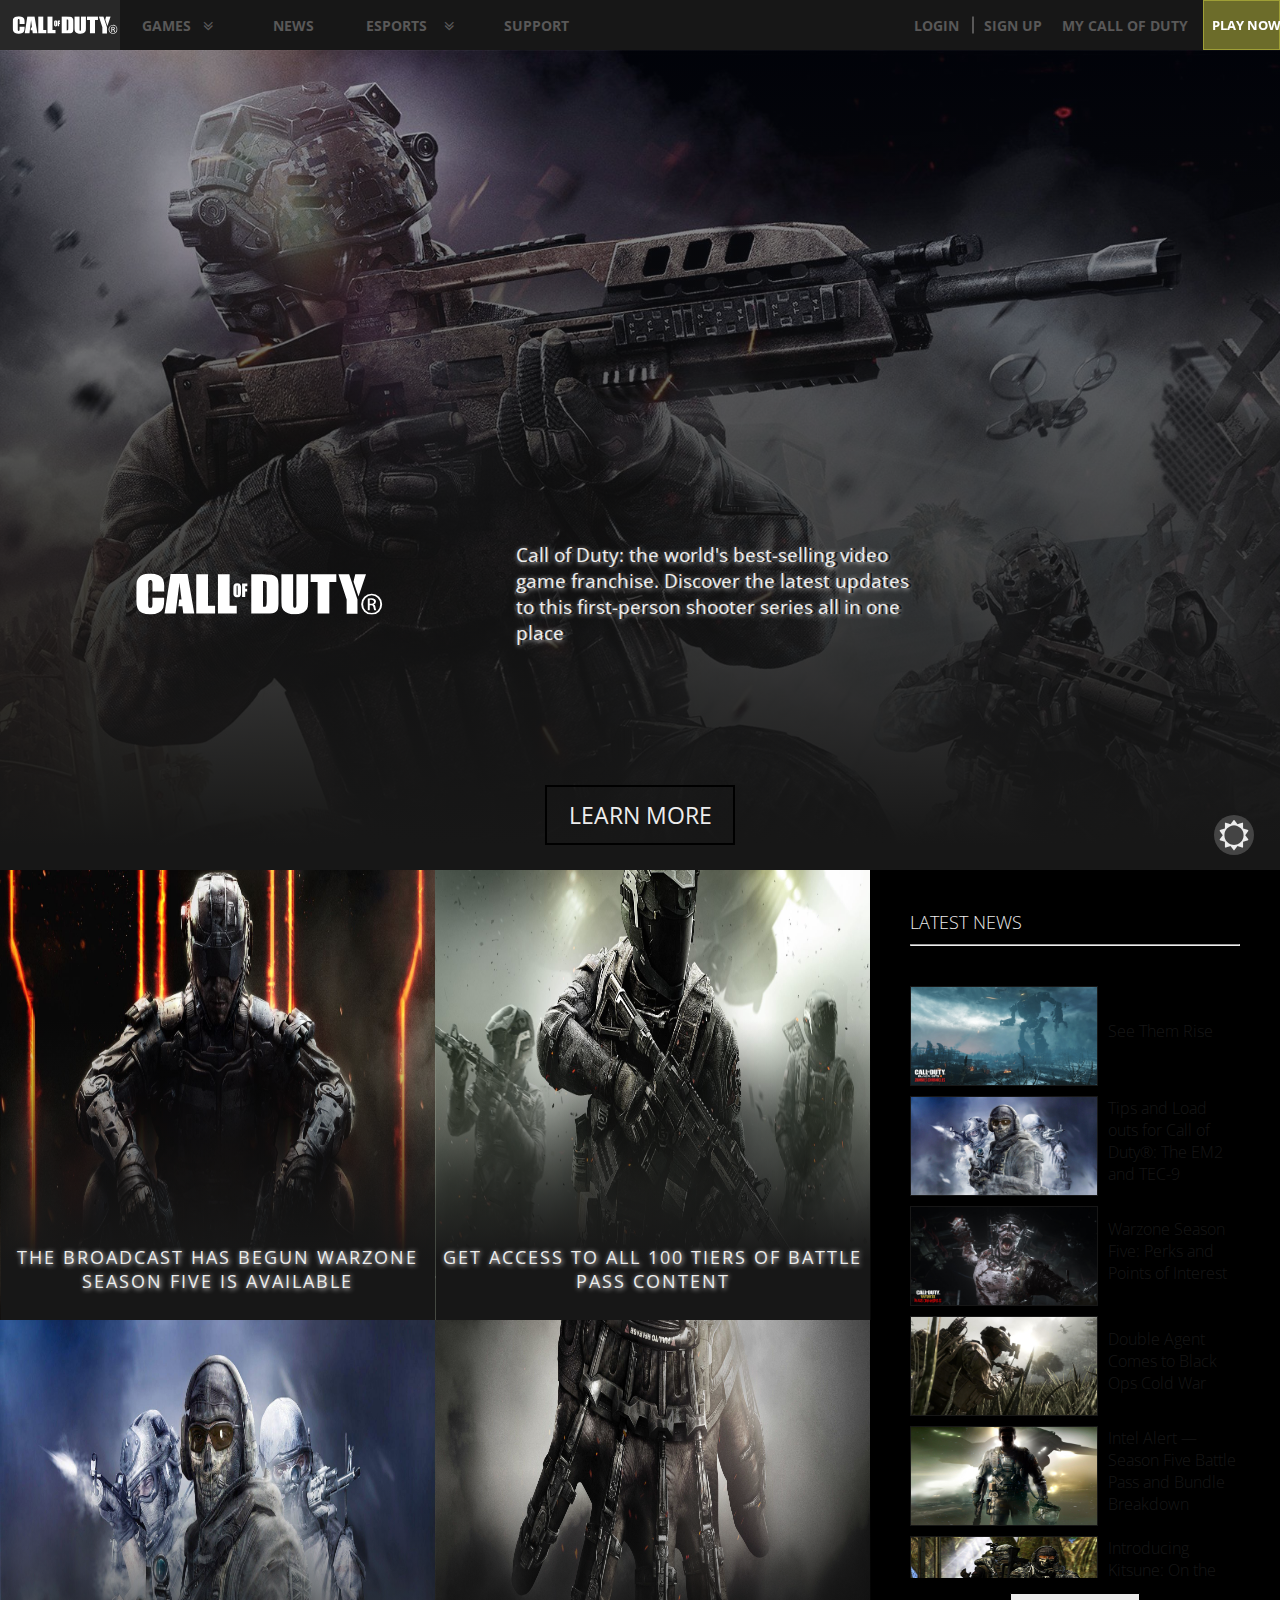
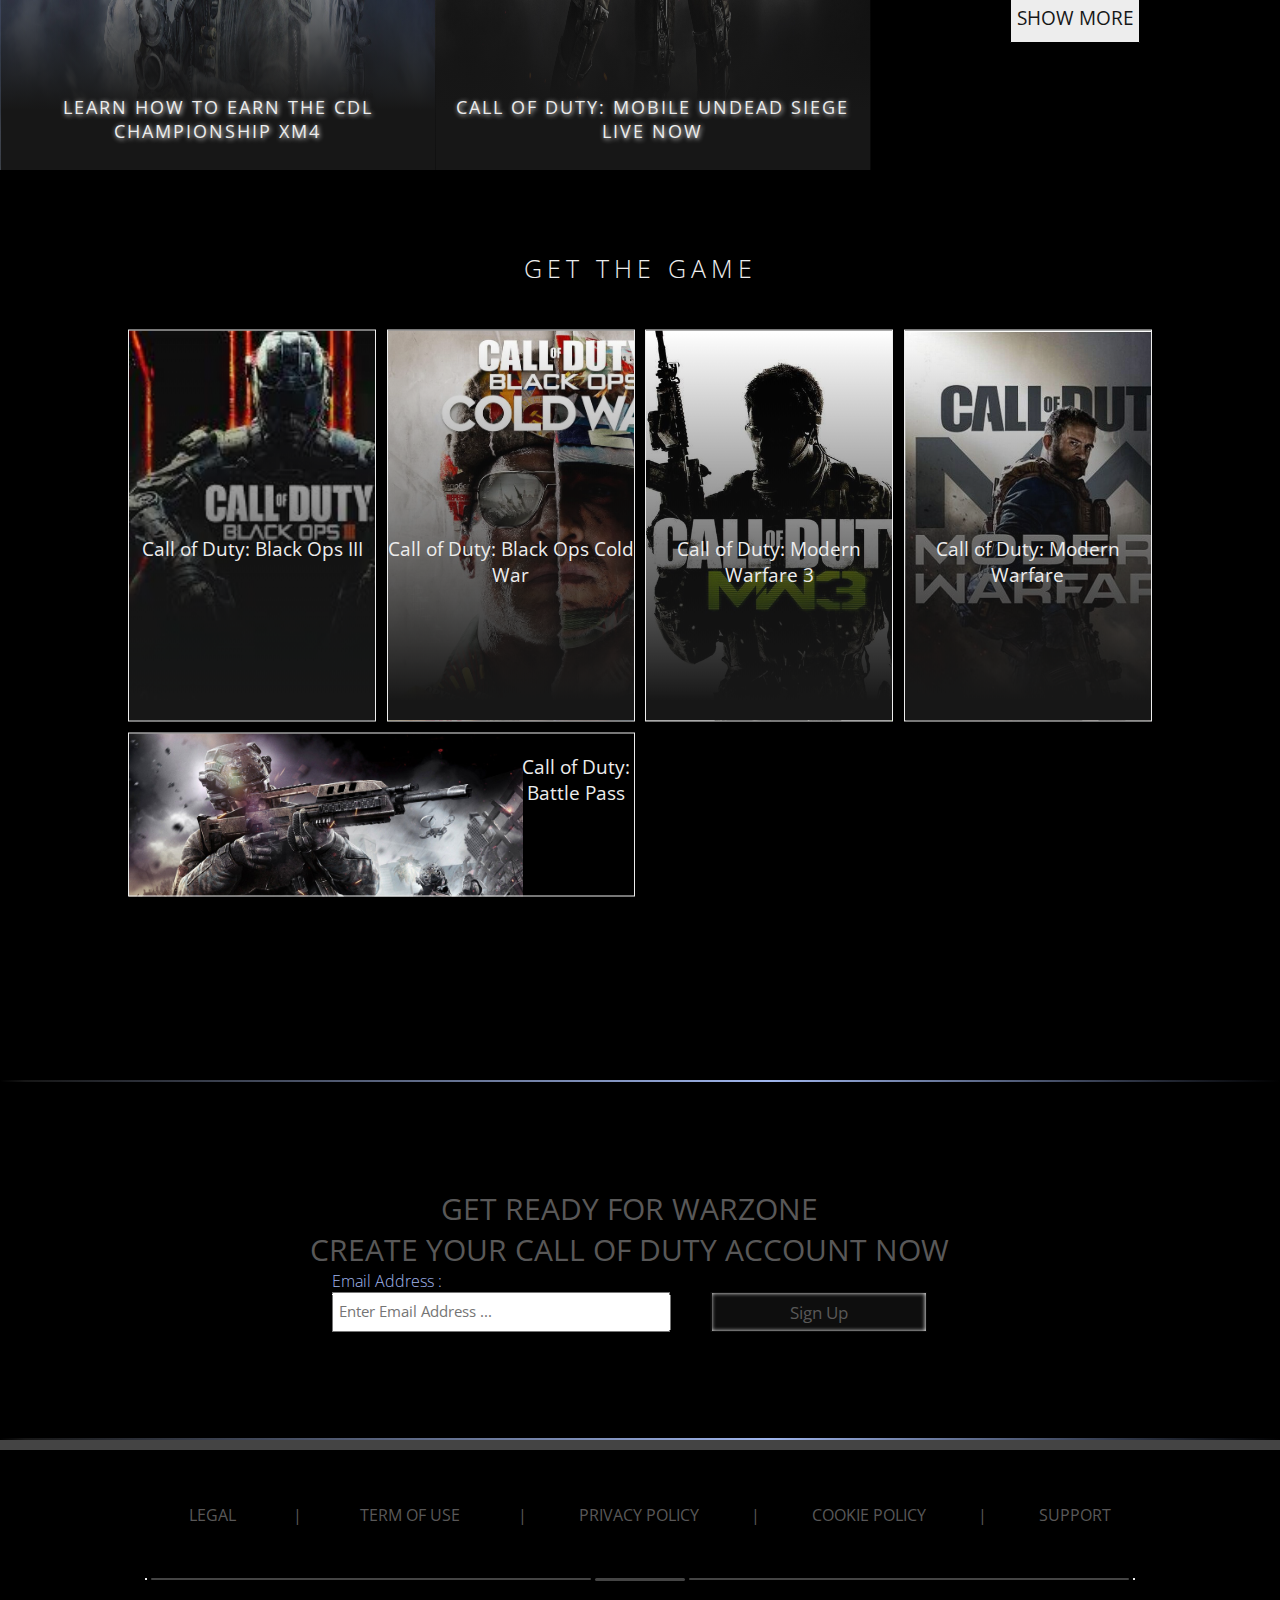
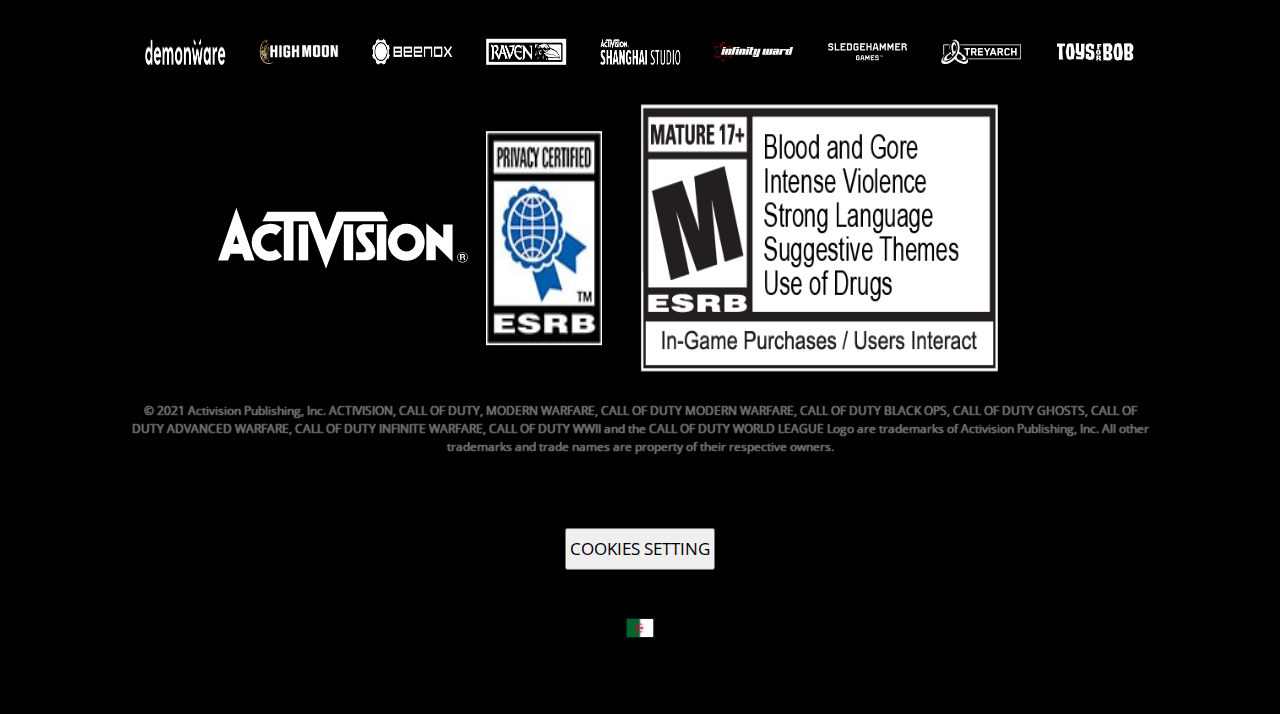
<file: index.html>
<!DOCTYPE html>
<html lang="en">
<head>
    <meta charset="UTF-8">
    <meta http-equiv="X-UA-Compatible" content="IE=edge">
    <meta name="viewport" content="width=device-width, initial-scale=1.0">
    <title>Call of Duty</title>
    <link rel="stylesheet" href="https://cdnjs.cloudflare.com/ajax/libs/font-awesome/4.7.0/css/font-awesome.min.css">
    <link rel="stylesheet" href="style.css">
    <link rel="preconnect" href="https://fonts.googleapis.com">
    <link rel="preconnect" href="https://fonts.gstatic.com" crossorigin>
    <link href="https://fonts.googleapis.com/css2?family=Open+Sans&display=swap" rel="stylesheet">
    <link rel="preconnect" href="https://fonts.googleapis.com">
    <link rel="preconnect" href="https://fonts.gstatic.com" crossorigin>
    <link href="https://fonts.googleapis.com/css2?family=Cairo:wght@600&display=swap" rel="stylesheet">
</head>
<body>
    <div class="mode"><a href="light_mode/index_light.html"><i class="fa fa-sun-o"></i></a></div>
    <header>
        <div class="logo">
            <svg class="layer_1" id="Layer_1" data-name="Layer 1" xmlns="http://www.w3.org/2000/svg" viewBox="0 0 198 33"><defs><style>.cls-1{fill:#fff;fill-rule:evenodd;}</style></defs><title>Artboard 1svg</title><path class="cls-1" d="M176.36.56c-.52,2.15-1,4.14-1.38,6l4,12L185,.56Zm-158,.84A15,15,0,0,0,11.51,0,15,15,0,0,0,6.07.91a8.84,8.84,0,0,0-3.7,2.48A6.69,6.69,0,0,0,.77,6.68,35.43,35.43,0,0,0,.5,11.79V21a20.92,20.92,0,0,0,.87,7,6.72,6.72,0,0,0,3.57,3.61,15.65,15.65,0,0,0,6.84,1.31,13.53,13.53,0,0,0,6.71-1.54A7.44,7.44,0,0,0,22,27.75a21.2,21.2,0,0,0,.8-6.95V19.57H13.37v4a9.86,9.86,0,0,1-.33,3.3,1.35,1.35,0,0,1-1.38.71,1.39,1.39,0,0,1-1.41-.7,9,9,0,0,1-.31-3V9.18a9.62,9.62,0,0,1,.31-3.12c.21-.48.7-.72,1.48-.72a1.38,1.38,0,0,1,1.34.59,8.74,8.74,0,0,1,.3,3v5.49h9.44v-3A18.31,18.31,0,0,0,22,4.9,7.08,7.08,0,0,0,18.39,1.4ZM58,.58H48.58V32.2H63.72V25.87H58Zm17.39,0H66V32.2H81.12V25.87H75.39ZM27.92.51,23.11,32.2H32L35.06,7.36,36.75,21H34.81l-.6,5.3H37.4l.74,5.92H47L41.56.51ZM84,9a2.49,2.49,0,0,0-1.06-.86,3.69,3.69,0,0,0-1.48-.28,3.58,3.58,0,0,0-1.52.3,2.46,2.46,0,0,0-1,.87,2.64,2.64,0,0,0-.46,1.24c0,.46-.07,1.23-.07,2.33v1.86c0,1.12,0,1.91.07,2.35a2.86,2.86,0,0,0,.48,1.25,2.46,2.46,0,0,0,1.06.85,3.69,3.69,0,0,0,1.48.29,3.58,3.58,0,0,0,1.52-.3,2.41,2.41,0,0,0,1-.87,2.67,2.67,0,0,0,.46-1.25c0-.45.07-1.23.07-2.32V12.62c0-1.12,0-1.91-.07-2.36A2.6,2.6,0,0,0,84,9Zm-2.12,6.89a5.57,5.57,0,0,1-.08,1.21.33.33,0,0,1-.35.26.33.33,0,0,1-.34-.22A6.07,6.07,0,0,1,81,16V10.9a2.67,2.67,0,0,1,.11-1,.37.37,0,0,1,.32-.17.31.31,0,0,1,.33.21,3.7,3.7,0,0,1,.08,1ZM191.11,25V24.9A2.34,2.34,0,0,0,193,22.61a2.23,2.23,0,0,0-.87-1.95,5.09,5.09,0,0,0-3-.7,16.52,16.52,0,0,0-2.71.23v9.39H188v-4H189a1.78,1.78,0,0,1,2,1.65,7.26,7.26,0,0,0,.65,2.4h1.6a7.74,7.74,0,0,1-.61-2.32C192.52,25.87,192,25.12,191.11,25Zm-2.06-.59H188V21.19a7.21,7.21,0,0,1,1.09-.07c1.72,0,2.33.82,2.33,1.64C191.38,23.92,190.31,24.38,189.05,24.38Zm.54-8.14h0A8.45,8.45,0,1,0,198,24.67,8.45,8.45,0,0,0,189.55,16.24Zm0,15.59a7,7,0,0,1-6.88-7.16,7,7,0,0,1,6.84-7.11h0a7,7,0,0,1,6.85,7.15A6.92,6.92,0,0,1,189.59,31.83ZM174.39,9.45l-.51-1.58L171.46.56h-8.62l6.6,20.33V32.42h8.7V20.89l0,0L174.39,9.43ZM85.41,19h2.52V14.42h1.56V12.35H87.93V10.28h1.75V8.1H85.41ZM112.78,2.93a7.49,7.49,0,0,0-3.67-1.8A51,51,0,0,0,99.86.59H92.79V32.22H104.7a29.78,29.78,0,0,0,5.07-.32,7.11,7.11,0,0,0,2.83-1.14,4.24,4.24,0,0,0,1.6-2.24,22.39,22.39,0,0,0,.46-5.7V11.74a36.93,36.93,0,0,0-.31-6A5.48,5.48,0,0,0,112.78,2.93Zm-7.56,19.29c0,2.11-.16,3.4-.47,3.88s-1.15.71-2.52.71V6a5.24,5.24,0,0,1,2.11.28,1.31,1.31,0,0,1,.72.89,13.85,13.85,0,0,1,.16,2.76ZM140.5,6.9h5.59V32.24h9.45V6.9h5.61V.56H140.5Zm-11.41,17a10.47,10.47,0,0,1-.25,3,1.1,1.1,0,0,1-1.15.64,1,1,0,0,1-1-.58,8.27,8.27,0,0,1-.25-2.64V.59H117V19.3a67.78,67.78,0,0,0,.22,7,6.3,6.3,0,0,0,1.45,3.17,8.49,8.49,0,0,0,3.7,2.44,15.88,15.88,0,0,0,5.7.94,14.67,14.67,0,0,0,5.07-.79,8.16,8.16,0,0,0,3.46-2.33,6.35,6.35,0,0,0,1.58-3,32,32,0,0,0,.27-5.05V.59h-9.38Z"/></svg>
        </div>
        <div class="nav n1">
            <ul>
                <li><a href="">BLACK OPS COLD WAR</a></li>
                <li><a href="">MODERN WARFARE</a></li>
                <li><a href="">WARZONE</a></li>
                <li><a href="">CALL OF DUTY : MOBILE</a></li>
            </ul>
            <div class="nav-1">
                <div class="a">GAMES</div>
                <i class="fa fa-angle-double-down icon"></i>
            </div>
        </div>
        <div class="a2 l1"><a href="">NEWS</a></div>
        <div class="nav n2">
            <ul>
                <li><a href="">CALL OF DUTY LEAGUE</a></li>
                <li><a href="">WORLD SERIES OF WARZONE</a></li>
            </ul>
            <div class="nav-1">
                <div class="a">ESPORTS</div>
                <i class="fa fa-angle-double-down icon-1"></i>
            </div>
        </div>
        <div class="a2 l2"><a href="">SUPPORT</a></div>
        <div class="a3">
            <div class="a2"><a target="_blank" href="login/login.html">LOGIN</a></div>
            <div class="a2"><a target="_blank" href="sign_up/sign_up.html">SIGN UP</a></div>
        </div>
        <div class="a2 l3"><a href="">MY CALL OF DUTY</a></div>
        <div class="l4">
            <a href="">PLAY NOW</a>
        </div>
    </header>
    <section class="home">
        <div class="text">
            <div class="title">
                 <svg class="title-1" id="Layer_1" data-name="Layer 1" xmlns="http://www.w3.org/2000/svg" viewBox="0 0 198 33"><defs><style>.cls-1{fill:#fff;fill-rule:evenodd;}</style></defs><title>Artboard 1svg</title><path class="cls-1" d="M176.36.56c-.52,2.15-1,4.14-1.38,6l4,12L185,.56Zm-158,.84A15,15,0,0,0,11.51,0,15,15,0,0,0,6.07.91a8.84,8.84,0,0,0-3.7,2.48A6.69,6.69,0,0,0,.77,6.68,35.43,35.43,0,0,0,.5,11.79V21a20.92,20.92,0,0,0,.87,7,6.72,6.72,0,0,0,3.57,3.61,15.65,15.65,0,0,0,6.84,1.31,13.53,13.53,0,0,0,6.71-1.54A7.44,7.44,0,0,0,22,27.75a21.2,21.2,0,0,0,.8-6.95V19.57H13.37v4a9.86,9.86,0,0,1-.33,3.3,1.35,1.35,0,0,1-1.38.71,1.39,1.39,0,0,1-1.41-.7,9,9,0,0,1-.31-3V9.18a9.62,9.62,0,0,1,.31-3.12c.21-.48.7-.72,1.48-.72a1.38,1.38,0,0,1,1.34.59,8.74,8.74,0,0,1,.3,3v5.49h9.44v-3A18.31,18.31,0,0,0,22,4.9,7.08,7.08,0,0,0,18.39,1.4ZM58,.58H48.58V32.2H63.72V25.87H58Zm17.39,0H66V32.2H81.12V25.87H75.39ZM27.92.51,23.11,32.2H32L35.06,7.36,36.75,21H34.81l-.6,5.3H37.4l.74,5.92H47L41.56.51ZM84,9a2.49,2.49,0,0,0-1.06-.86,3.69,3.69,0,0,0-1.48-.28,3.58,3.58,0,0,0-1.52.3,2.46,2.46,0,0,0-1,.87,2.64,2.64,0,0,0-.46,1.24c0,.46-.07,1.23-.07,2.33v1.86c0,1.12,0,1.91.07,2.35a2.86,2.86,0,0,0,.48,1.25,2.46,2.46,0,0,0,1.06.85,3.69,3.69,0,0,0,1.48.29,3.58,3.58,0,0,0,1.52-.3,2.41,2.41,0,0,0,1-.87,2.67,2.67,0,0,0,.46-1.25c0-.45.07-1.23.07-2.32V12.62c0-1.12,0-1.91-.07-2.36A2.6,2.6,0,0,0,84,9Zm-2.12,6.89a5.57,5.57,0,0,1-.08,1.21.33.33,0,0,1-.35.26.33.33,0,0,1-.34-.22A6.07,6.07,0,0,1,81,16V10.9a2.67,2.67,0,0,1,.11-1,.37.37,0,0,1,.32-.17.31.31,0,0,1,.33.21,3.7,3.7,0,0,1,.08,1ZM191.11,25V24.9A2.34,2.34,0,0,0,193,22.61a2.23,2.23,0,0,0-.87-1.95,5.09,5.09,0,0,0-3-.7,16.52,16.52,0,0,0-2.71.23v9.39H188v-4H189a1.78,1.78,0,0,1,2,1.65,7.26,7.26,0,0,0,.65,2.4h1.6a7.74,7.74,0,0,1-.61-2.32C192.52,25.87,192,25.12,191.11,25Zm-2.06-.59H188V21.19a7.21,7.21,0,0,1,1.09-.07c1.72,0,2.33.82,2.33,1.64C191.38,23.92,190.31,24.38,189.05,24.38Zm.54-8.14h0A8.45,8.45,0,1,0,198,24.67,8.45,8.45,0,0,0,189.55,16.24Zm0,15.59a7,7,0,0,1-6.88-7.16,7,7,0,0,1,6.84-7.11h0a7,7,0,0,1,6.85,7.15A6.92,6.92,0,0,1,189.59,31.83ZM174.39,9.45l-.51-1.58L171.46.56h-8.62l6.6,20.33V32.42h8.7V20.89l0,0L174.39,9.43ZM85.41,19h2.52V14.42h1.56V12.35H87.93V10.28h1.75V8.1H85.41ZM112.78,2.93a7.49,7.49,0,0,0-3.67-1.8A51,51,0,0,0,99.86.59H92.79V32.22H104.7a29.78,29.78,0,0,0,5.07-.32,7.11,7.11,0,0,0,2.83-1.14,4.24,4.24,0,0,0,1.6-2.24,22.39,22.39,0,0,0,.46-5.7V11.74a36.93,36.93,0,0,0-.31-6A5.48,5.48,0,0,0,112.78,2.93Zm-7.56,19.29c0,2.11-.16,3.4-.47,3.88s-1.15.71-2.52.71V6a5.24,5.24,0,0,1,2.11.28,1.31,1.31,0,0,1,.72.89,13.85,13.85,0,0,1,.16,2.76ZM140.5,6.9h5.59V32.24h9.45V6.9h5.61V.56H140.5Zm-11.41,17a10.47,10.47,0,0,1-.25,3,1.1,1.1,0,0,1-1.15.64,1,1,0,0,1-1-.58,8.27,8.27,0,0,1-.25-2.64V.59H117V19.3a67.78,67.78,0,0,0,.22,7,6.3,6.3,0,0,0,1.45,3.17,8.49,8.49,0,0,0,3.7,2.44,15.88,15.88,0,0,0,5.7.94,14.67,14.67,0,0,0,5.07-.79,8.16,8.16,0,0,0,3.46-2.33,6.35,6.35,0,0,0,1.58-3,32,32,0,0,0,.27-5.05V.59h-9.38Z"/></svg>
            </div>
            <p class="t">Call of Duty: the world's best-selling video game franchise. Discover the latest updates to this first-person shooter series all in one place</p>
        </div>
        <button class="btn" type="submit">LEARN MORE</button>
    </section>
    <section class="galery">
        <div class="main">
            <div class="col">
                <img class="images" src="images/152329.jpg" alt="">
                <div class="col_p"><p>the broadcast has begun warzone season five is available</p></div>
            </div>
            <div class="col">
                <img class="images" src="images/391153.jpg" alt="">
                <div class="col_p"><p>get access to all 100 tiers of battle pass content</p></div>
            </div>
            <div class="col">
                <img class="images" src="images/391171.jpg" alt="">
                <div class="col_p"><p>learn how to earn the cdl championship xm4</p></div>
            </div>
            <div class="col">
                <img class="images" src="images/391267.jpg" alt="">
                <div class="col_p"><p>call of duty: mobile undead siege live now</p></div>
            </div>
        </div>
        <aside>
            <p>LATEST NEWS</p>
            <hr>
            <div class="column">
                <div class="row">
                    <img src="images/NEWS/24903.jpg" alt="">
                    <p>See Them Rise</p>
                </div>
                <div class="row">
                    <img src="images/NEWS/391171.jpg" alt="">
                    <p>Tips and Load outs for Call of Duty®: The EM2 and TEC-9</p>
                </div>
                <div class="row">
                    <img src="images/NEWS/391305.jpg" alt="">
                    <p>Warzone Season Five: Perks and Points of Interest</p>
                </div>
                <div class="row">
                    <img src="images/NEWS/391311.jpg" alt="">
                    <p>Double Agent Comes to Black Ops Cold War</p>
                </div>
                <div class="row">
                    <img src="images/NEWS/391327.jpg" alt="">
                    <p>Intel Alert — Season Five Battle Pass and Bundle Breakdown</p>
                </div>
                <div class="row">
                    <img src="images/NEWS/391328.jpg" alt="">
                    <p>Introducing Kitsune: On the Scene in Season Five</p>
                </div>
                <div class="row">
                    <img src="images/NEWS/391331.jpg" alt="">
                    <p>How to Complete Season Four’s Final 10 Multiplayer Seasonal Challenges</p>
                </div>
                <div class="row">
                    <img src="images/NEWS/391334.jpg" alt="">
                    <p>The “Aether Hunt” Event Comes to Season Six of Call of Duty®: Mobile</p>
                </div>
                <div class="row">
                    <img src="images/NEWS/391343.jpg" alt="">
                    <p>Incoming Season Five Black Ops Cold War and Warzone Intel!</p>
                </div>
                <div class="row">
                    <img src="images/NEWS/391347.jpg" alt="">
                    <p>How to Unlock the Mace Melee Weapon</p>
                </div>
            </div>
            <button type="button">SHOW MORE</button>
        </aside>
    </section>
    <section class="game">
        <h3>GET THE GAME</h3>
        <div class="col_g">
            <a class="g1" href="#">
                Call of Duty: Black Ops III
            </a>
            <a class="g2" href="#">
                Call of Duty: Black Ops Cold War
            </a>
            <a class="g3" href="#">
                Call of Duty: Modern Warfare 3
            </a>
            <a class="g4" href="#">
                Call of Duty: Modern Warfare
            </a>
            <a href="#" class="last">
                Call of Duty: Battle Pass
            </a>
        </div>
    </section>
    <section class="sign_up">
        <div class="sign">
            <p>GET READY FOR WARZONE<br>
                CREATE YOUR CALL OF DUTY ACCOUNT NOW</p>
                <form action="">
                    <label for="email">Email Address :</label>
                    <input type="email" id="email" placeholder="Enter Email Address ...">
                    <button type="submit">Sign Up</button>
                </form>
        </div>
    </section>
    <footer>
       <div class="parent">
            <div class="words">
                <p class="pp">LEGAL</p>
                <p class="spr">|</p>
                <p>TERM OF USE</p>
                <p class="spr">|</p>
                <p>PRIVACY POLICY</p>
                <p class="spr">|</p>
                <p>COOKIE POLICY</p>
                <p class="spr">|</p>
                <p class="ppp">SUPPORT</p>
            </div>
            <div class="lines">
                <span></span>
                <span class="spn"></span>
                <span></span>
            </div>
            <div class="icons">
                <div><img src="images/footer/icons/demonware-logo.png" alt=""></div>
                <div><img src="images/footer/icons/highmoon-studios-logo.png" alt=""></div>
                <div><img src="images/footer/icons/logo_beenox_small.png" alt=""></div>
                <div><img src="images/footer/icons/raven1.png" alt=""></div>
                <div><img src="images/footer/icons/shanghai-studio-logo.png" alt=""></div>
                <div><img src="images/footer/icons/footer-logo-infinity-ward.svg" alt="" srcset=""></div>
                <div><img src="images/footer/icons/footer-logo-sledgehammer.svg" alt=""></div>
                <div><img src="images/footer/icons/footer-logo-treyarch.svg" alt=""></div>
                <div><img src="images/footer/icons/footer-toys-for-bob-white.svg" alt=""></div>
            </div>
            <div class="imgs">
                <div><img src="images/footer/footer-logo-activision.svg"></div>
                <div><img class="esrb img_2" src="images/footer/esrb-privacy.jpg" class="img_2"></div>
                <div><img class="cod img_3" src="images/footer/cod-hub-esrb-en.png" class="img_3"></div>
            </div>
            <div class="txt">
                <p>© 2021 Activision Publishing, Inc. ACTIVISION, CALL OF DUTY, MODERN WARFARE, CALL OF DUTY MODERN WARFARE, CALL OF DUTY BLACK OPS, CALL OF DUTY GHOSTS, CALL OF DUTY ADVANCED WARFARE, CALL OF DUTY INFINITE WARFARE, CALL OF DUTY WWII and the CALL OF DUTY WORLD LEAGUE Logo are trademarks of Activision Publishing, Inc. All other trademarks and trade names are property of their respective owners.</p>
            </div>
            <div class="but">
                <button type="submit">COOKIES SETTING</button>
            </div>
            <div class="lng">
                <a href="ar/index_ar.html"></a>
            </div>
       </div>
    </footer>
</body>
</html>
</file>
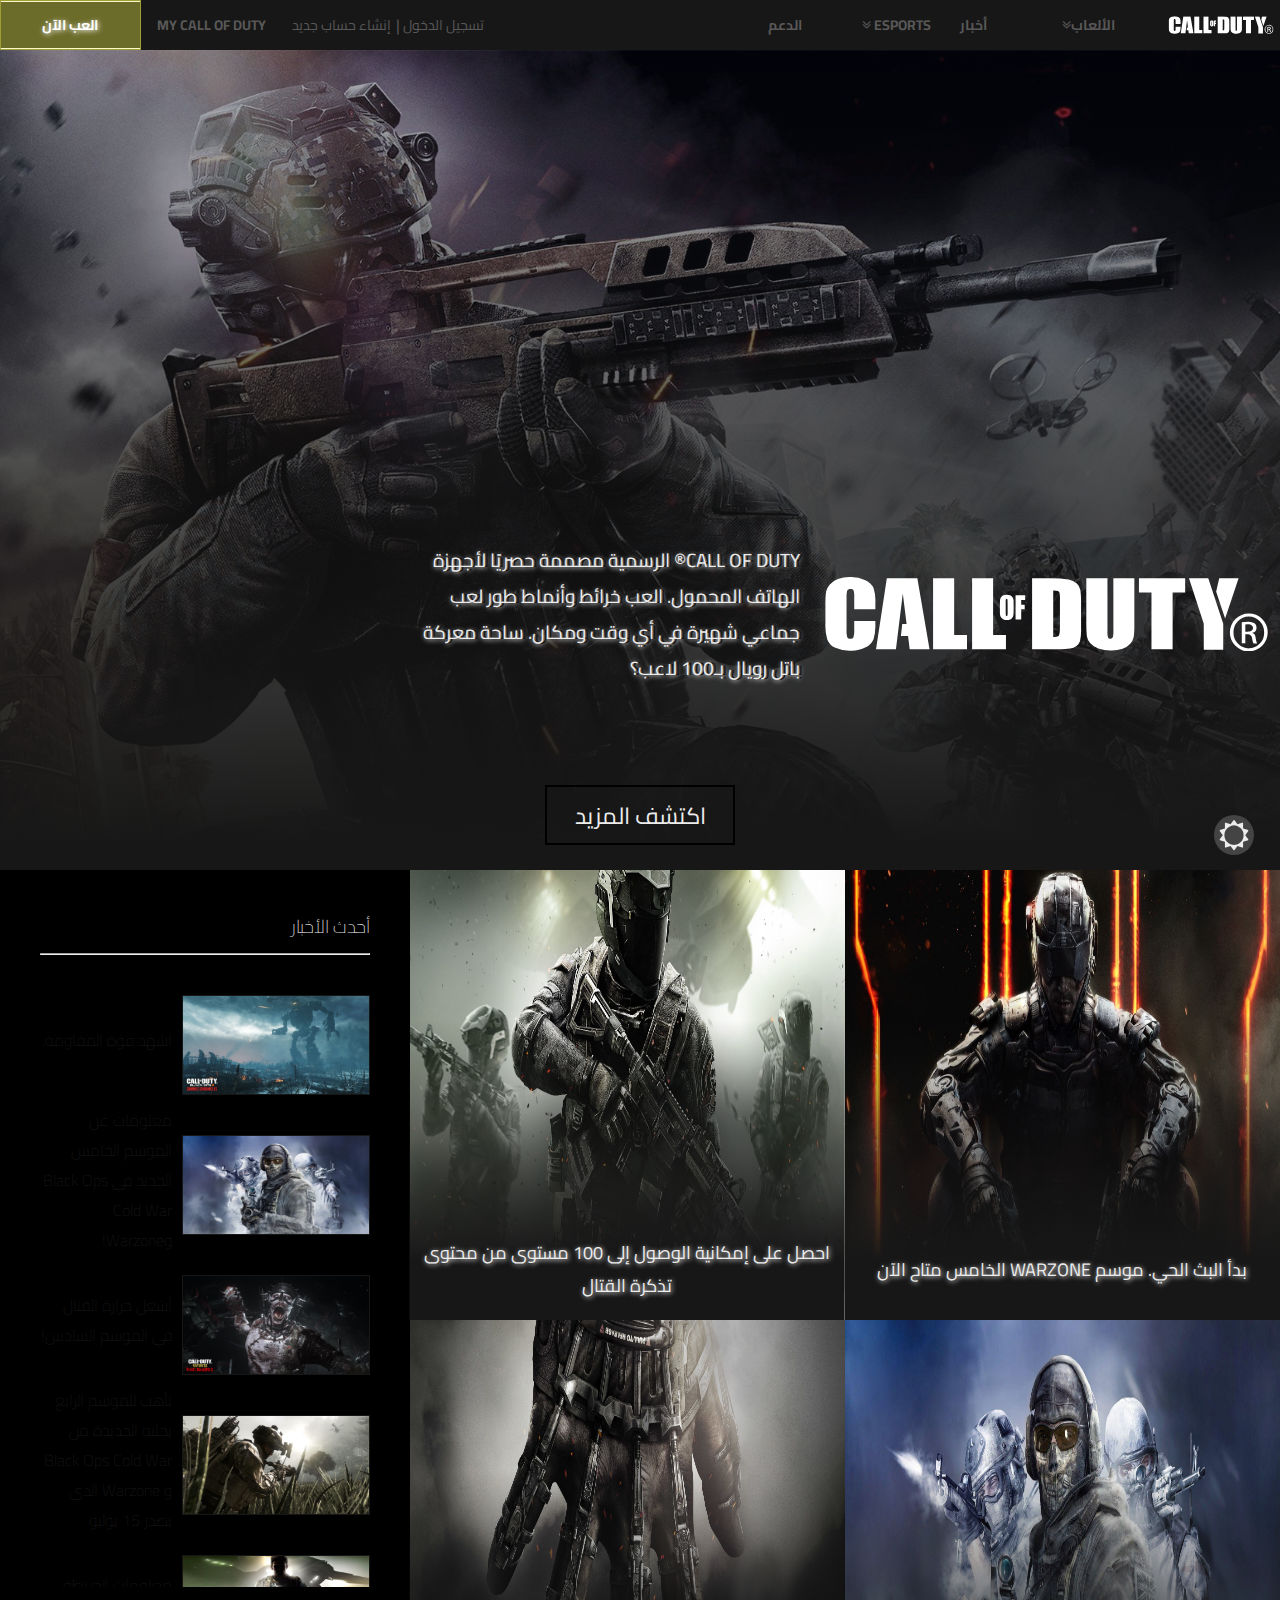
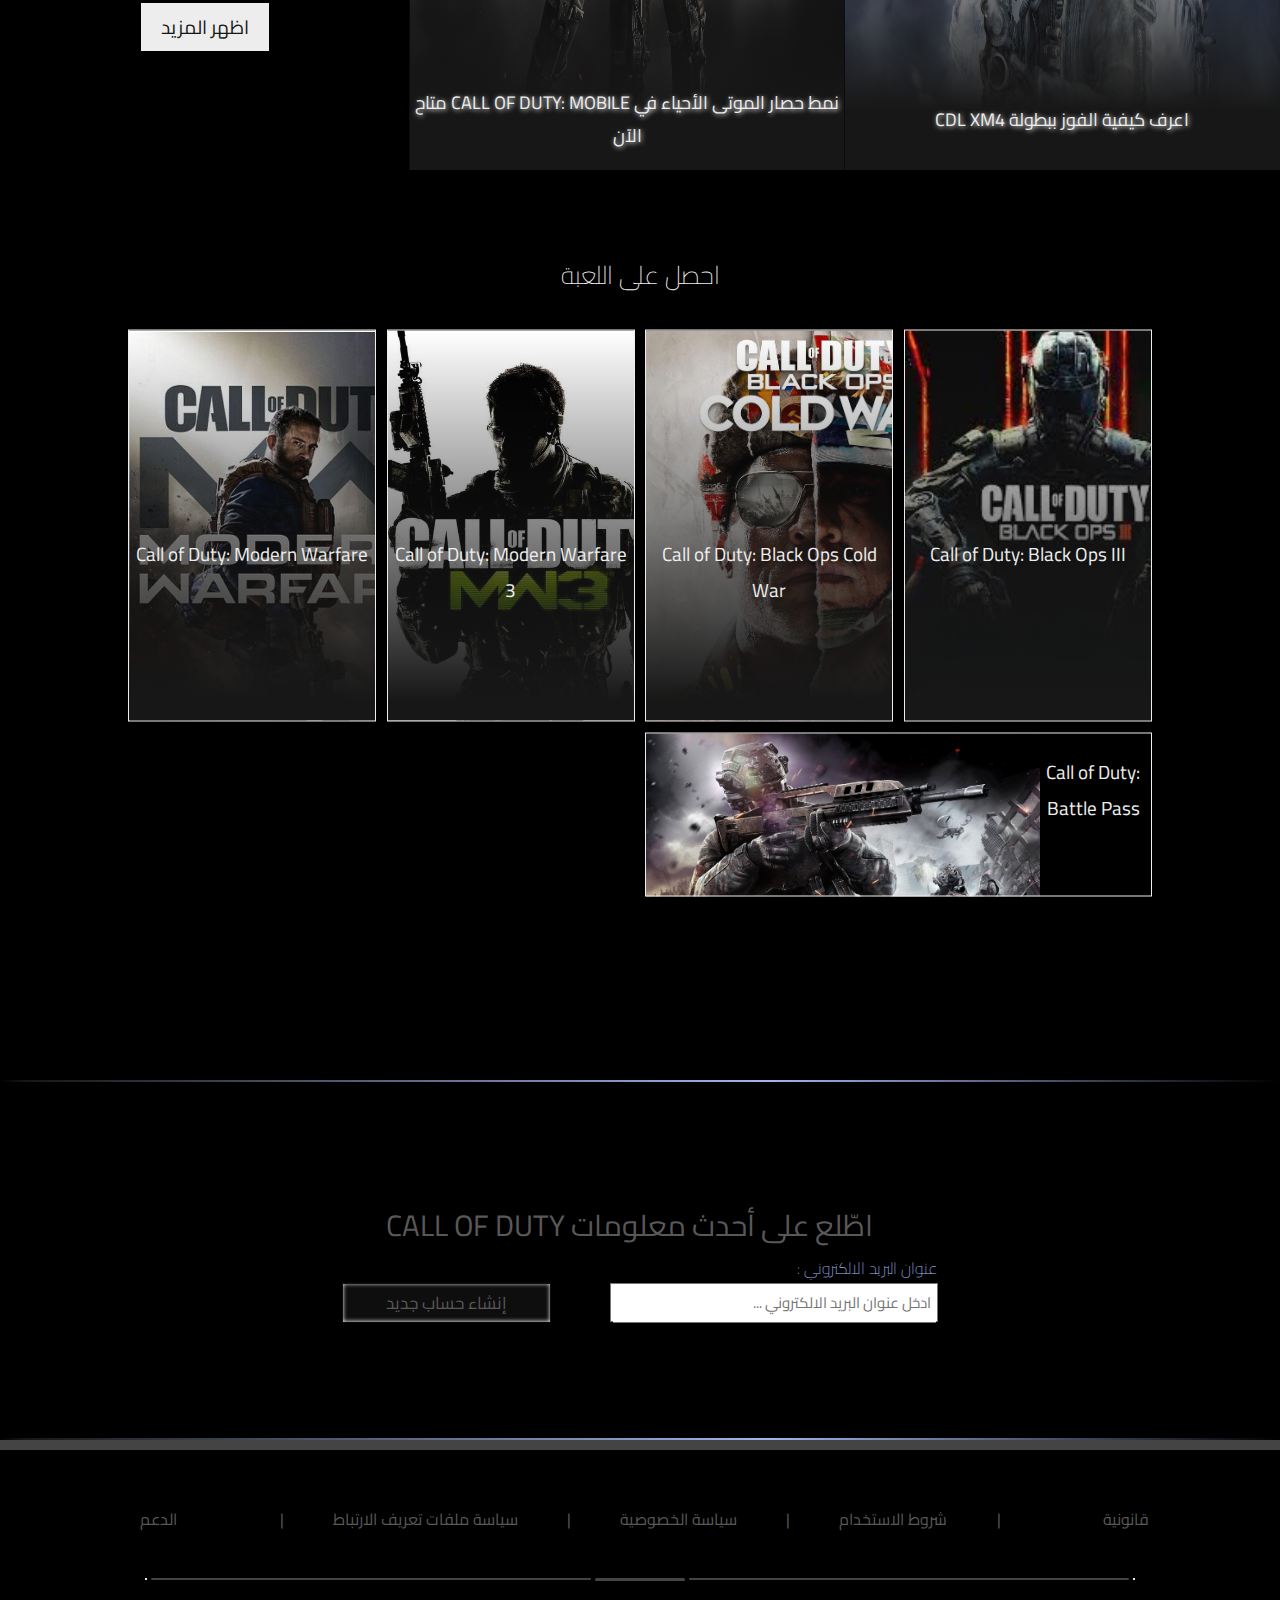
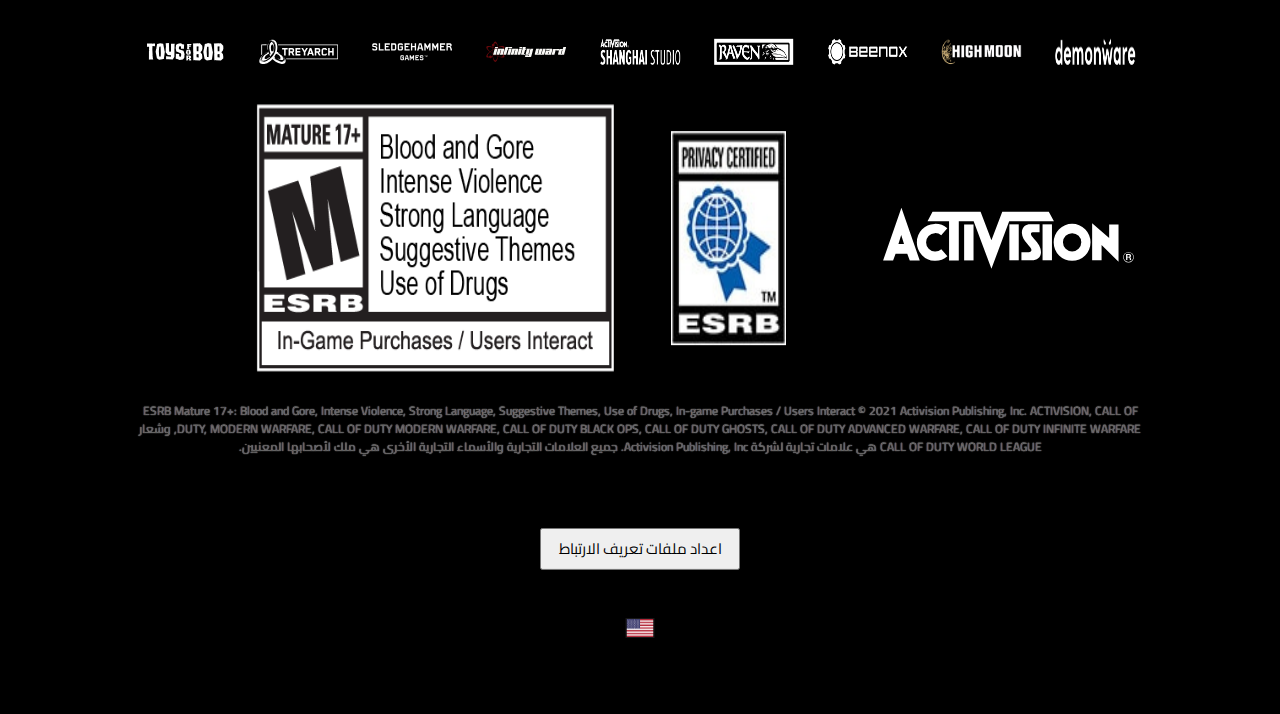
<file: ar/index_ar.html>
<!DOCTYPE html>
<html lang="ar">
<head>
    <meta charset="UTF-8">
    <meta http-equiv="X-UA-Compatible" content="IE=edge">
    <meta name="viewport" content="width=device-width, initial-scale=1.0">
    <title>Call of Duty</title>
    <link rel="stylesheet" href="https://cdnjs.cloudflare.com/ajax/libs/font-awesome/4.7.0/css/font-awesome.min.css">
    <link rel="stylesheet" href="style_ar.css">
    <link rel="preconnect" href="https://fonts.googleapis.com">
    <link rel="preconnect" href="https://fonts.gstatic.com" crossorigin>
    <link href="https://fonts.googleapis.com/css2?family=Open+Sans&display=swap" rel="stylesheet">
    <link rel="preconnect" href="https://fonts.googleapis.com">
    <link rel="preconnect" href="https://fonts.gstatic.com" crossorigin>
    <link href="https://fonts.googleapis.com/css2?family=Cairo:wght@600&display=swap" rel="stylesheet">
</head>
<body>
    <div class="mode"><a href="../light_mode/ar_light/index_ar_light.html"><i class="fa fa-sun-o"></i></a></div>
    <header>
        <div class="part_1">
            <div class="logo">
                <svg class="layer_1" id="Layer_1" data-name="Layer 1" xmlns="http://www.w3.org/2000/svg" viewBox="0 0 198 33"><defs><style>.cls-1{fill:#fff;fill-rule:evenodd;}</style></defs><title>Artboard 1svg</title><path class="cls-1" d="M176.36.56c-.52,2.15-1,4.14-1.38,6l4,12L185,.56Zm-158,.84A15,15,0,0,0,11.51,0,15,15,0,0,0,6.07.91a8.84,8.84,0,0,0-3.7,2.48A6.69,6.69,0,0,0,.77,6.68,35.43,35.43,0,0,0,.5,11.79V21a20.92,20.92,0,0,0,.87,7,6.72,6.72,0,0,0,3.57,3.61,15.65,15.65,0,0,0,6.84,1.31,13.53,13.53,0,0,0,6.71-1.54A7.44,7.44,0,0,0,22,27.75a21.2,21.2,0,0,0,.8-6.95V19.57H13.37v4a9.86,9.86,0,0,1-.33,3.3,1.35,1.35,0,0,1-1.38.71,1.39,1.39,0,0,1-1.41-.7,9,9,0,0,1-.31-3V9.18a9.62,9.62,0,0,1,.31-3.12c.21-.48.7-.72,1.48-.72a1.38,1.38,0,0,1,1.34.59,8.74,8.74,0,0,1,.3,3v5.49h9.44v-3A18.31,18.31,0,0,0,22,4.9,7.08,7.08,0,0,0,18.39,1.4ZM58,.58H48.58V32.2H63.72V25.87H58Zm17.39,0H66V32.2H81.12V25.87H75.39ZM27.92.51,23.11,32.2H32L35.06,7.36,36.75,21H34.81l-.6,5.3H37.4l.74,5.92H47L41.56.51ZM84,9a2.49,2.49,0,0,0-1.06-.86,3.69,3.69,0,0,0-1.48-.28,3.58,3.58,0,0,0-1.52.3,2.46,2.46,0,0,0-1,.87,2.64,2.64,0,0,0-.46,1.24c0,.46-.07,1.23-.07,2.33v1.86c0,1.12,0,1.91.07,2.35a2.86,2.86,0,0,0,.48,1.25,2.46,2.46,0,0,0,1.06.85,3.69,3.69,0,0,0,1.48.29,3.58,3.58,0,0,0,1.52-.3,2.41,2.41,0,0,0,1-.87,2.67,2.67,0,0,0,.46-1.25c0-.45.07-1.23.07-2.32V12.62c0-1.12,0-1.91-.07-2.36A2.6,2.6,0,0,0,84,9Zm-2.12,6.89a5.57,5.57,0,0,1-.08,1.21.33.33,0,0,1-.35.26.33.33,0,0,1-.34-.22A6.07,6.07,0,0,1,81,16V10.9a2.67,2.67,0,0,1,.11-1,.37.37,0,0,1,.32-.17.31.31,0,0,1,.33.21,3.7,3.7,0,0,1,.08,1ZM191.11,25V24.9A2.34,2.34,0,0,0,193,22.61a2.23,2.23,0,0,0-.87-1.95,5.09,5.09,0,0,0-3-.7,16.52,16.52,0,0,0-2.71.23v9.39H188v-4H189a1.78,1.78,0,0,1,2,1.65,7.26,7.26,0,0,0,.65,2.4h1.6a7.74,7.74,0,0,1-.61-2.32C192.52,25.87,192,25.12,191.11,25Zm-2.06-.59H188V21.19a7.21,7.21,0,0,1,1.09-.07c1.72,0,2.33.82,2.33,1.64C191.38,23.92,190.31,24.38,189.05,24.38Zm.54-8.14h0A8.45,8.45,0,1,0,198,24.67,8.45,8.45,0,0,0,189.55,16.24Zm0,15.59a7,7,0,0,1-6.88-7.16,7,7,0,0,1,6.84-7.11h0a7,7,0,0,1,6.85,7.15A6.92,6.92,0,0,1,189.59,31.83ZM174.39,9.45l-.51-1.58L171.46.56h-8.62l6.6,20.33V32.42h8.7V20.89l0,0L174.39,9.43ZM85.41,19h2.52V14.42h1.56V12.35H87.93V10.28h1.75V8.1H85.41ZM112.78,2.93a7.49,7.49,0,0,0-3.67-1.8A51,51,0,0,0,99.86.59H92.79V32.22H104.7a29.78,29.78,0,0,0,5.07-.32,7.11,7.11,0,0,0,2.83-1.14,4.24,4.24,0,0,0,1.6-2.24,22.39,22.39,0,0,0,.46-5.7V11.74a36.93,36.93,0,0,0-.31-6A5.48,5.48,0,0,0,112.78,2.93Zm-7.56,19.29c0,2.11-.16,3.4-.47,3.88s-1.15.71-2.52.71V6a5.24,5.24,0,0,1,2.11.28,1.31,1.31,0,0,1,.72.89,13.85,13.85,0,0,1,.16,2.76ZM140.5,6.9h5.59V32.24h9.45V6.9h5.61V.56H140.5Zm-11.41,17a10.47,10.47,0,0,1-.25,3,1.1,1.1,0,0,1-1.15.64,1,1,0,0,1-1-.58,8.27,8.27,0,0,1-.25-2.64V.59H117V19.3a67.78,67.78,0,0,0,.22,7,6.3,6.3,0,0,0,1.45,3.17,8.49,8.49,0,0,0,3.7,2.44,15.88,15.88,0,0,0,5.7.94,14.67,14.67,0,0,0,5.07-.79,8.16,8.16,0,0,0,3.46-2.33,6.35,6.35,0,0,0,1.58-3,32,32,0,0,0,.27-5.05V.59h-9.38Z"/></svg>
            </div>
            <div class="nav n1">
                <div class="a"><p>الألعاب<i class="fa fa-angle-double-down icon"></i></p> </i></div>
                <ul>
                    <li><a href="">BLACK OPS COLD WAR</a></li>
                    <li><a href="">MODERN WARFARE</a></li>
                    <li><a href="">WARZONE</a></li>
                    <li><a href="">CALL OF DUTY : MOBILE</a></li>
                </ul>
            </div>
            <div class="a2 l1"><a href="">أخبار</a></div>
            <div class="nav n2">
                <div class="a"><p>ESPORTS <i class="fa fa-angle-double-down icon-1"></i></p></i></div>
                <ul>
                    <li><a href="">دوري CALL OF DUTY</a></li>
                    <li><a href="">WORLD SERIES OF WARZONE</a></li>
                </ul>
            </div>
            <div class="a2 l2"><a href="">الدعم</a></div>
        </div>
        <div class="part_2">
            <div class="a3">
                <a target="_blank" style="direction: ltr;" href="login/login_ar.html">تسجيل الدخول</a>
                <p>|</p>
                <a target="_blank" href="sign_up/sign_up_ar.html">إنشاء حساب جديد</a>
            </div>
            <div class="a2 l3"><a href="">MY CALL OF DUTY</a></div>
            <div class="l4">
                <a href="">العب الآن</a>
            </div>
        </div>
    </header>
    <section class="home">
        <div class="text">
            <div class="title">
                 <svg class="title-1" id="Layer_1" data-name="Layer 1" xmlns="http://www.w3.org/2000/svg" viewBox="0 0 198 33"><defs><style>.cls-1{fill:#fff;fill-rule:evenodd;}</style></defs><title>Artboard 1svg</title><path class="cls-1" d="M176.36.56c-.52,2.15-1,4.14-1.38,6l4,12L185,.56Zm-158,.84A15,15,0,0,0,11.51,0,15,15,0,0,0,6.07.91a8.84,8.84,0,0,0-3.7,2.48A6.69,6.69,0,0,0,.77,6.68,35.43,35.43,0,0,0,.5,11.79V21a20.92,20.92,0,0,0,.87,7,6.72,6.72,0,0,0,3.57,3.61,15.65,15.65,0,0,0,6.84,1.31,13.53,13.53,0,0,0,6.71-1.54A7.44,7.44,0,0,0,22,27.75a21.2,21.2,0,0,0,.8-6.95V19.57H13.37v4a9.86,9.86,0,0,1-.33,3.3,1.35,1.35,0,0,1-1.38.71,1.39,1.39,0,0,1-1.41-.7,9,9,0,0,1-.31-3V9.18a9.62,9.62,0,0,1,.31-3.12c.21-.48.7-.72,1.48-.72a1.38,1.38,0,0,1,1.34.59,8.74,8.74,0,0,1,.3,3v5.49h9.44v-3A18.31,18.31,0,0,0,22,4.9,7.08,7.08,0,0,0,18.39,1.4ZM58,.58H48.58V32.2H63.72V25.87H58Zm17.39,0H66V32.2H81.12V25.87H75.39ZM27.92.51,23.11,32.2H32L35.06,7.36,36.75,21H34.81l-.6,5.3H37.4l.74,5.92H47L41.56.51ZM84,9a2.49,2.49,0,0,0-1.06-.86,3.69,3.69,0,0,0-1.48-.28,3.58,3.58,0,0,0-1.52.3,2.46,2.46,0,0,0-1,.87,2.64,2.64,0,0,0-.46,1.24c0,.46-.07,1.23-.07,2.33v1.86c0,1.12,0,1.91.07,2.35a2.86,2.86,0,0,0,.48,1.25,2.46,2.46,0,0,0,1.06.85,3.69,3.69,0,0,0,1.48.29,3.58,3.58,0,0,0,1.52-.3,2.41,2.41,0,0,0,1-.87,2.67,2.67,0,0,0,.46-1.25c0-.45.07-1.23.07-2.32V12.62c0-1.12,0-1.91-.07-2.36A2.6,2.6,0,0,0,84,9Zm-2.12,6.89a5.57,5.57,0,0,1-.08,1.21.33.33,0,0,1-.35.26.33.33,0,0,1-.34-.22A6.07,6.07,0,0,1,81,16V10.9a2.67,2.67,0,0,1,.11-1,.37.37,0,0,1,.32-.17.31.31,0,0,1,.33.21,3.7,3.7,0,0,1,.08,1ZM191.11,25V24.9A2.34,2.34,0,0,0,193,22.61a2.23,2.23,0,0,0-.87-1.95,5.09,5.09,0,0,0-3-.7,16.52,16.52,0,0,0-2.71.23v9.39H188v-4H189a1.78,1.78,0,0,1,2,1.65,7.26,7.26,0,0,0,.65,2.4h1.6a7.74,7.74,0,0,1-.61-2.32C192.52,25.87,192,25.12,191.11,25Zm-2.06-.59H188V21.19a7.21,7.21,0,0,1,1.09-.07c1.72,0,2.33.82,2.33,1.64C191.38,23.92,190.31,24.38,189.05,24.38Zm.54-8.14h0A8.45,8.45,0,1,0,198,24.67,8.45,8.45,0,0,0,189.55,16.24Zm0,15.59a7,7,0,0,1-6.88-7.16,7,7,0,0,1,6.84-7.11h0a7,7,0,0,1,6.85,7.15A6.92,6.92,0,0,1,189.59,31.83ZM174.39,9.45l-.51-1.58L171.46.56h-8.62l6.6,20.33V32.42h8.7V20.89l0,0L174.39,9.43ZM85.41,19h2.52V14.42h1.56V12.35H87.93V10.28h1.75V8.1H85.41ZM112.78,2.93a7.49,7.49,0,0,0-3.67-1.8A51,51,0,0,0,99.86.59H92.79V32.22H104.7a29.78,29.78,0,0,0,5.07-.32,7.11,7.11,0,0,0,2.83-1.14,4.24,4.24,0,0,0,1.6-2.24,22.39,22.39,0,0,0,.46-5.7V11.74a36.93,36.93,0,0,0-.31-6A5.48,5.48,0,0,0,112.78,2.93Zm-7.56,19.29c0,2.11-.16,3.4-.47,3.88s-1.15.71-2.52.71V6a5.24,5.24,0,0,1,2.11.28,1.31,1.31,0,0,1,.72.89,13.85,13.85,0,0,1,.16,2.76ZM140.5,6.9h5.59V32.24h9.45V6.9h5.61V.56H140.5Zm-11.41,17a10.47,10.47,0,0,1-.25,3,1.1,1.1,0,0,1-1.15.64,1,1,0,0,1-1-.58,8.27,8.27,0,0,1-.25-2.64V.59H117V19.3a67.78,67.78,0,0,0,.22,7,6.3,6.3,0,0,0,1.45,3.17,8.49,8.49,0,0,0,3.7,2.44,15.88,15.88,0,0,0,5.7.94,14.67,14.67,0,0,0,5.07-.79,8.16,8.16,0,0,0,3.46-2.33,6.35,6.35,0,0,0,1.58-3,32,32,0,0,0,.27-5.05V.59h-9.38Z"/></svg>
            </div>
            <p class="t">CALL OF DUTY® الرسمية مصممة حصريًا لأجهزة الهاتف المحمول. العب خرائط وأنماط طور لعب جماعي شهيرة في أي وقت ومكان. ساحة معركة باتل رويال بـ100 لاعب؟</p>
        </div>
        <button class="btn" type="submit">اكتشف المزيد</button>
    </section>
    <section class="galery">
        <div class="main">
            <div class="col">
                <img class="images" src="../images/152329.jpg" alt="">
                <div class="col_p"><p>بدأ البث الحي. موسم Warzone الخامس متاح الآن</p></div>
            </div>
            <div class="col">
                <img class="images" src="../images/391153.jpg" alt="">
                <div class="col_p"><p>احصل على إمكانية الوصول إلى 100 مستوى من محتوى تذكرة القتال</p></div>
            </div>
            <div class="col">
                <img class="images" src="../images/391171.jpg" alt="">
                <div class="col_p"><p>اعرف كيفية الفوز ببطولة CDL XM4</p></div>
            </div>
            <div class="col">
                <img class="images" src="../images/391267.jpg" alt="">
                <div class="col_p"><p>نمط حصار الموتى الأحياء في Call of Duty: Mobile متاح الآن</p></div>
            </div>
        </div>
        <aside>
            <p>أحدث الأخبار</p>
            <hr>
            <div class="column">
                <div class="row">
                    <img src="../images/NEWS/24903.jpg" alt="">
                    <p>اشهد قوة المقاومة.</p>
                </div>
                <div class="row">
                    <img src="../images/NEWS/391171.jpg" alt="">
                    <p>معلومات عن الموسم الخامس الجديد في Black Ops Cold War وWarzone!</p>
                </div>
                <div class="row">
                    <img src="../images/NEWS/391305.jpg" alt="">
                    <p>أشعِل حرارة القتال في الموسم السادس!</p>
                </div>
                <div class="row">
                    <img src="../images/NEWS/391311.jpg" alt="">
                    <p>تأهب للموسم الرابع بحلته الجديدة من Black Ops Cold War و Warzone الذي يصدر 15 يوليو</p>
                </div>
                <div class="row">
                    <img src="../images/NEWS/391327.jpg" alt="">
                    <p>معلومات الخريطة التكتيكية: Hijacked</p>
                </div>
                <div class="row">
                    <img src="../images/NEWS/391328.jpg" alt="">
                    <p>استعدوا للقتال: الموسم الرابع من Black Ops Cold War وWarzone يصلكم في 17 يونيو</p>
                </div>
                <div class="row">
                    <img src="../images/NEWS/391331.jpg" alt="">
                    <p>How to Complete Season Four’s Final 10 Multiplayer Seasonal Challenges</p>
                </div>
                <div class="row">
                    <img src="../images/NEWS/391334.jpg" alt="">
                    <p>The “Aether Hunt” Event Comes to Season Six of Call of Duty®: Mobile</p>
                </div>
                <div class="row">
                    <img src="../images/NEWS/391343.jpg" alt="">
                    <p>Incoming Season Five Black Ops Cold War and Warzone Intel!</p>
                </div>
                <div class="row">
                    <img src="../images/NEWS/391347.jpg" alt="">
                    <p>How to Unlock the Mace Melee Weapon</p>
                </div>
            </div>
            <button type="button">اظهر المزيد</button>
        </aside>
    </section>
    <section class="game">
        <h3>احصل على اللعبة</h3>
        <div class="col_g">
            <a class="g1" href="#">
                Call of Duty: Black Ops III
            </a>
            <a class="g2" href="#">
                Call of Duty: Black Ops Cold War
            </a>
            <a class="g3" href="#">
                Call of Duty: Modern Warfare 3
            </a>
            <a class="g4" href="#">
                Call of Duty: Modern Warfare
            </a>
            <a href="#" class="last">
                Call of Duty: Battle Pass
            </a>
        </div>
    </section>
    <section class="sign_up">
        <div class="sign">
            <p>اطّلع على أحدث معلومات CALL OF DUTY</p>
                <form action="">
                    <label for="email">عنوان البريد الالكتروني :</label>
                    <input type="email" id="email" placeholder="ادخل عنوان البريد الالكتروني ...">
                    <button type="submit">إنشاء حساب جديد</button>
                </form>
        </div>
    </section>
    <footer>
       <div class="parent">
            <div class="words">
                <p class="pp">قانونية</p>
                <p class="spr">|</p>
                <p>شروط الاستخدام</p>
                <p class="spr">|</p>
                <p>سياسة الخصوصية</p>
                <p class="spr">|</p>
                <p>سياسة ملفات تعريف الارتباط</p>
                <p class="spr">|</p>
                <p class="ppp">الدعم</p>
            </div>
            <div class="lines">
                <span></span>
                <span class="spn"></span>
                <span></span>
            </div>
            <div class="icons">
                <div><img src="../images/footer/icons/demonware-logo.png" alt=""></div>
                <div><img src="../images/footer/icons/highmoon-studios-logo.png" alt=""></div>
                <div><img src="../images/footer/icons/logo_beenox_small.png" alt=""></div>
                <div><img src="../images/footer/icons/raven1.png" alt=""></div>
                <div><img src="../images/footer/icons/shanghai-studio-logo.png" alt=""></div>
                <div><img src="../images/footer/icons/footer-logo-infinity-ward.svg" alt="" srcset=""></div>
                <div><img src="../images/footer/icons/footer-logo-sledgehammer.svg" alt=""></div>
                <div><img src="../images/footer/icons/footer-logo-treyarch.svg" alt=""></div>
                <div><img src="../images/footer/icons/footer-toys-for-bob-white.svg" alt=""></div>
            </div>
            <div class="imgs">
                <div><img src="../images/footer/footer-logo-activision.svg"></div>
                <div><img class="esrb img_2" src="../images/footer/esrb-privacy.jpg" class="img_2"></div>
                <div><img class="cod img_3" src="../images/footer/cod-hub-esrb-en.png" class="img_3"></div>
            </div>
            <div class="txt">
                <p>ESRB Mature 17+: Blood and Gore, Intense Violence, Strong Language, Suggestive Themes, Use of Drugs, In-game Purchases / Users Interact
                    © 2021 Activision Publishing, Inc. ACTIVISION, CALL OF DUTY, MODERN WARFARE, CALL OF DUTY MODERN WARFARE, CALL OF DUTY BLACK OPS, CALL OF DUTY GHOSTS, CALL OF DUTY ADVANCED WARFARE, CALL OF DUTY INFINITE WARFARE, وشعار CALL OF DUTY WORLD LEAGUE هي علامات تجارية لشركة Activision Publishing, Inc. جميع العلامات التجارية والأسماء التجارية الأخرى هي ملك لأصحابها المعنيين.</p>
            </div>
            <div class="but">
                <button type="submit">اعداد ملفات تعريف الارتباط</button>
            </div>
            <div class="lng">
                <a href="../index.html"></a>
            </div>
       </div>
    </footer>
</body>
</html>
</file>
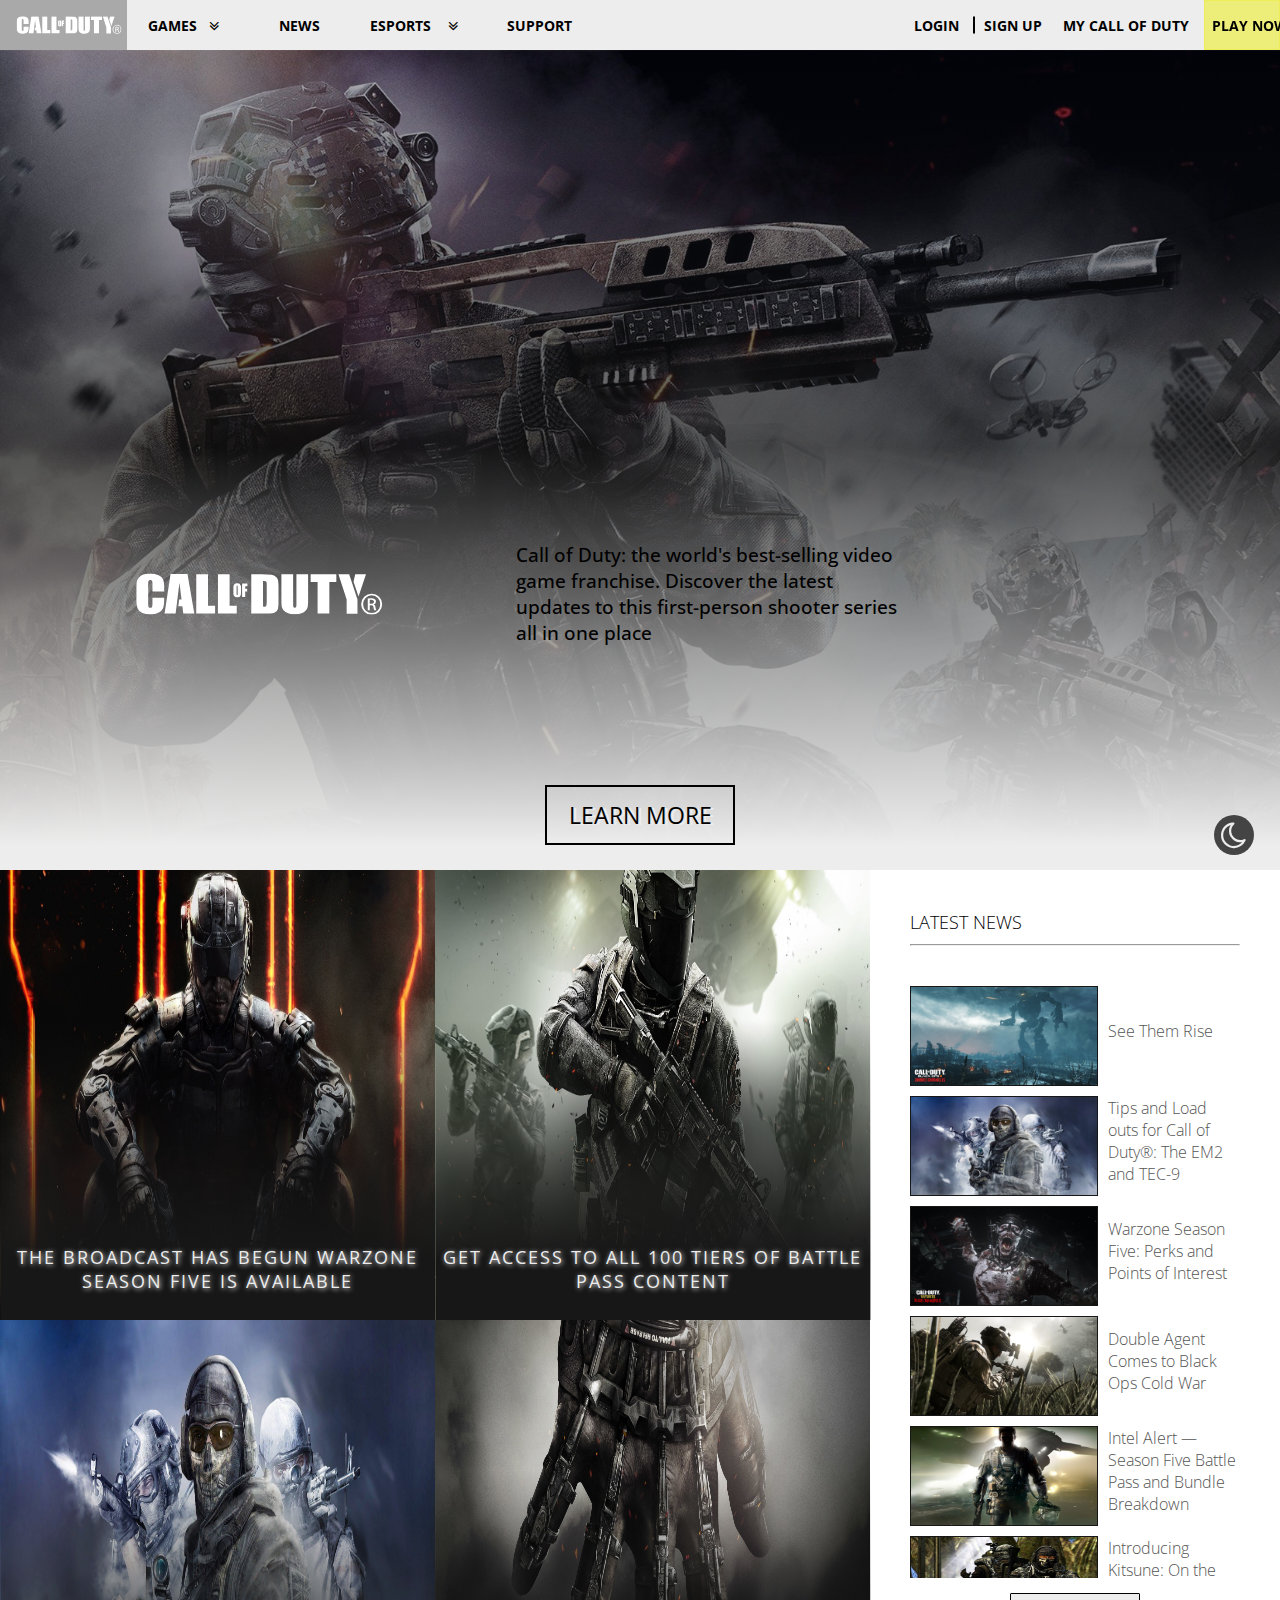
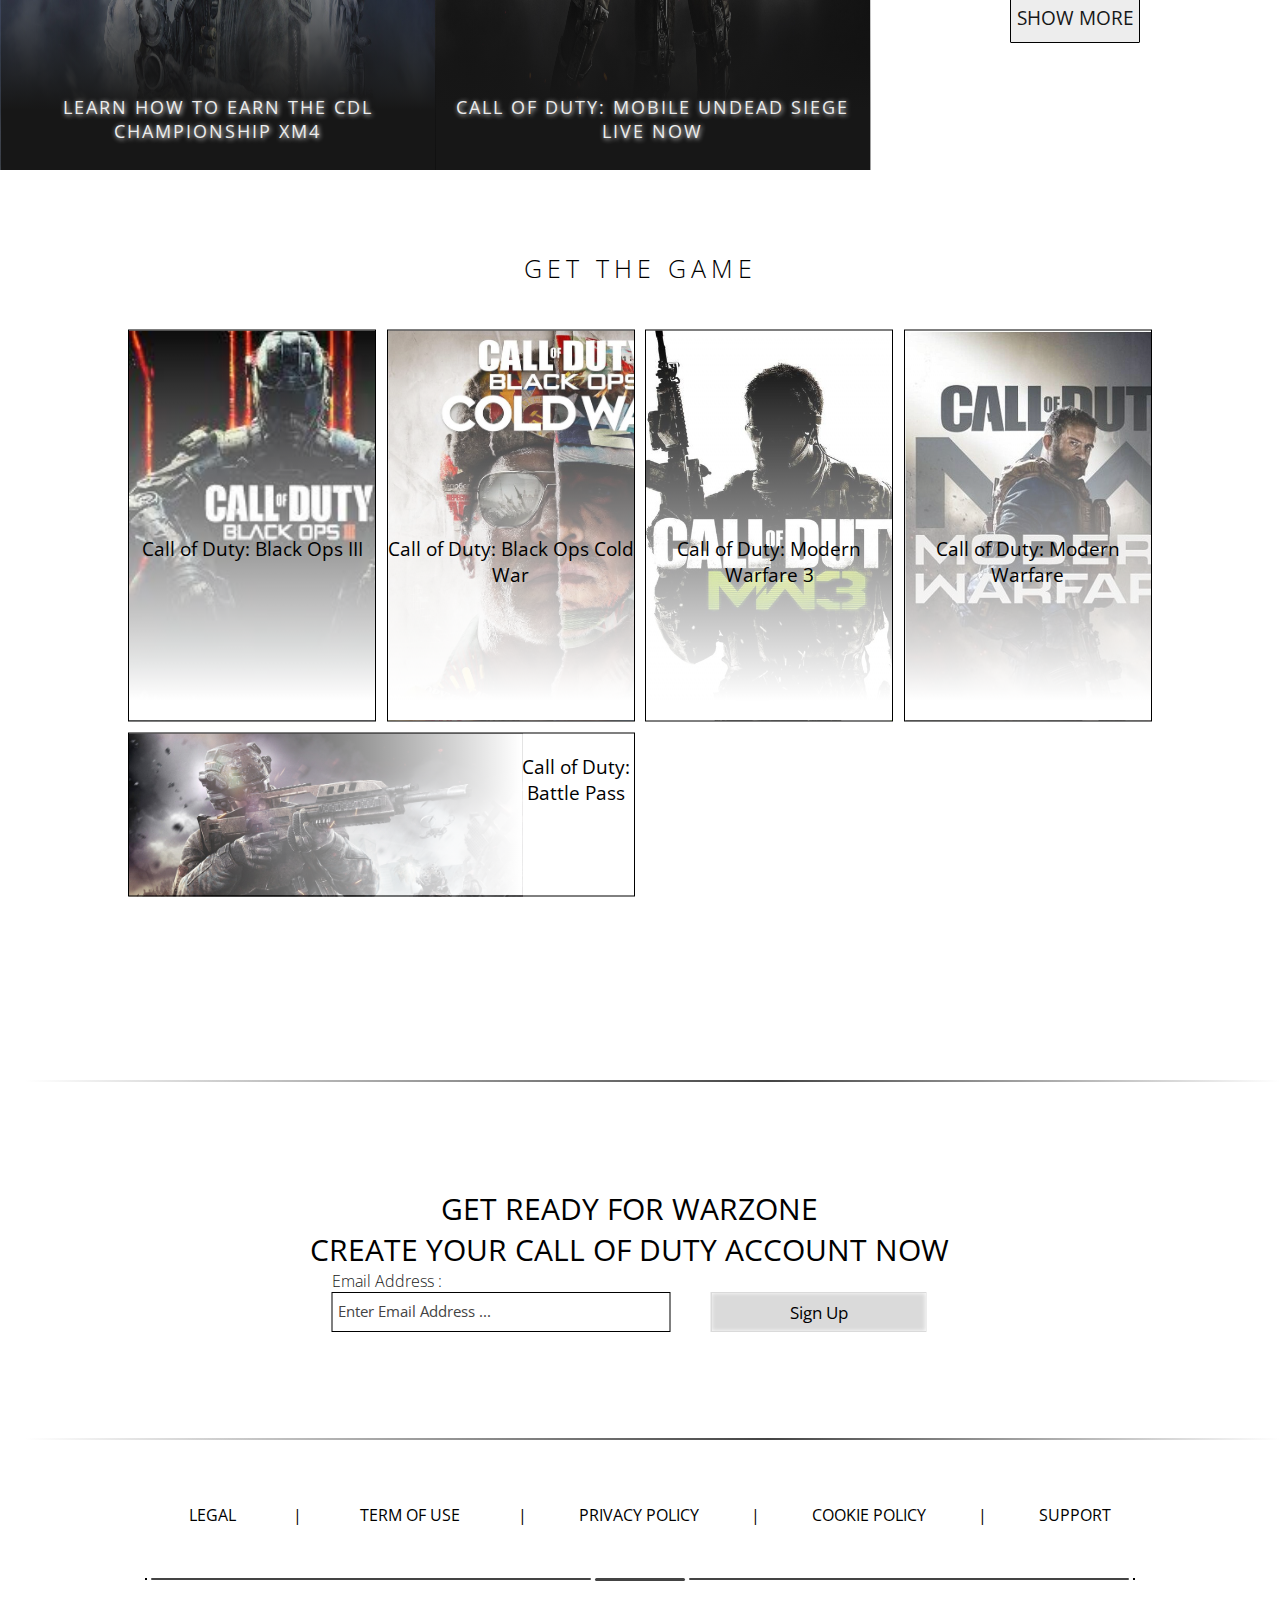
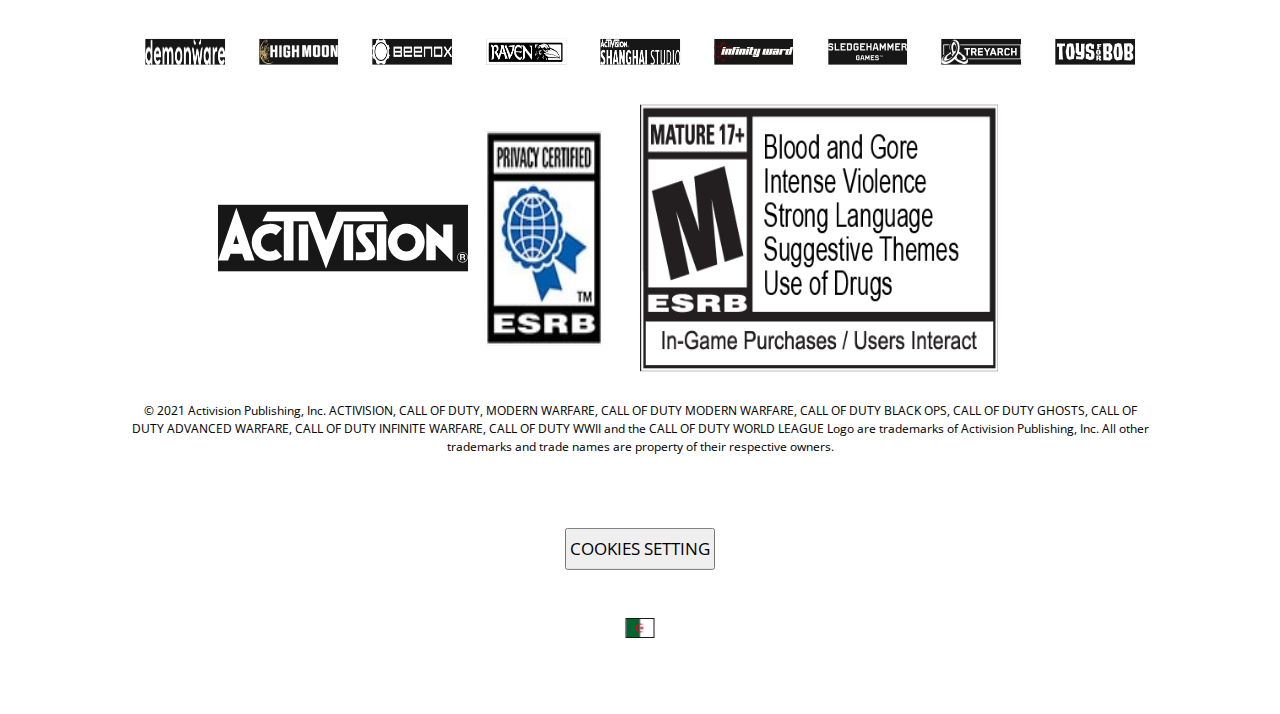
<file: light_mode/index_light.html>
<!DOCTYPE html>
<html lang="en">
<head>
    <meta charset="UTF-8">
    <meta http-equiv="X-UA-Compatible" content="IE=edge">
    <meta name="viewport" content="width=device-width, initial-scale=1.0">
    <title>Call of Duty</title>
    <link rel="stylesheet" href="https://cdnjs.cloudflare.com/ajax/libs/font-awesome/4.7.0/css/font-awesome.min.css">
    <link rel="stylesheet" href="style_light.css">
    <link rel="preconnect" href="https://fonts.googleapis.com">
    <link rel="preconnect" href="https://fonts.gstatic.com" crossorigin>
    <link href="https://fonts.googleapis.com/css2?family=Open+Sans&display=swap" rel="stylesheet">
    <link rel="preconnect" href="https://fonts.googleapis.com">
    <link rel="preconnect" href="https://fonts.gstatic.com" crossorigin>
    <link href="https://fonts.googleapis.com/css2?family=Cairo:wght@600&display=swap" rel="stylesheet">
</head>
<body>
    <div class="mode"><a href="../index.html"><i class="fa fa-moon-o"></i></a></div>
    <header>
        <div class="logo">
            <svg class="layer_1" id="Layer_1" data-name="Layer 1" xmlns="http://www.w3.org/2000/svg" viewBox="0 0 198 33"><defs><style>.cls-1{fill:#fff;fill-rule:evenodd;}</style></defs><title>Artboard 1svg</title><path class="cls-1" d="M176.36.56c-.52,2.15-1,4.14-1.38,6l4,12L185,.56Zm-158,.84A15,15,0,0,0,11.51,0,15,15,0,0,0,6.07.91a8.84,8.84,0,0,0-3.7,2.48A6.69,6.69,0,0,0,.77,6.68,35.43,35.43,0,0,0,.5,11.79V21a20.92,20.92,0,0,0,.87,7,6.72,6.72,0,0,0,3.57,3.61,15.65,15.65,0,0,0,6.84,1.31,13.53,13.53,0,0,0,6.71-1.54A7.44,7.44,0,0,0,22,27.75a21.2,21.2,0,0,0,.8-6.95V19.57H13.37v4a9.86,9.86,0,0,1-.33,3.3,1.35,1.35,0,0,1-1.38.71,1.39,1.39,0,0,1-1.41-.7,9,9,0,0,1-.31-3V9.18a9.62,9.62,0,0,1,.31-3.12c.21-.48.7-.72,1.48-.72a1.38,1.38,0,0,1,1.34.59,8.74,8.74,0,0,1,.3,3v5.49h9.44v-3A18.31,18.31,0,0,0,22,4.9,7.08,7.08,0,0,0,18.39,1.4ZM58,.58H48.58V32.2H63.72V25.87H58Zm17.39,0H66V32.2H81.12V25.87H75.39ZM27.92.51,23.11,32.2H32L35.06,7.36,36.75,21H34.81l-.6,5.3H37.4l.74,5.92H47L41.56.51ZM84,9a2.49,2.49,0,0,0-1.06-.86,3.69,3.69,0,0,0-1.48-.28,3.58,3.58,0,0,0-1.52.3,2.46,2.46,0,0,0-1,.87,2.64,2.64,0,0,0-.46,1.24c0,.46-.07,1.23-.07,2.33v1.86c0,1.12,0,1.91.07,2.35a2.86,2.86,0,0,0,.48,1.25,2.46,2.46,0,0,0,1.06.85,3.69,3.69,0,0,0,1.48.29,3.58,3.58,0,0,0,1.52-.3,2.41,2.41,0,0,0,1-.87,2.67,2.67,0,0,0,.46-1.25c0-.45.07-1.23.07-2.32V12.62c0-1.12,0-1.91-.07-2.36A2.6,2.6,0,0,0,84,9Zm-2.12,6.89a5.57,5.57,0,0,1-.08,1.21.33.33,0,0,1-.35.26.33.33,0,0,1-.34-.22A6.07,6.07,0,0,1,81,16V10.9a2.67,2.67,0,0,1,.11-1,.37.37,0,0,1,.32-.17.31.31,0,0,1,.33.21,3.7,3.7,0,0,1,.08,1ZM191.11,25V24.9A2.34,2.34,0,0,0,193,22.61a2.23,2.23,0,0,0-.87-1.95,5.09,5.09,0,0,0-3-.7,16.52,16.52,0,0,0-2.71.23v9.39H188v-4H189a1.78,1.78,0,0,1,2,1.65,7.26,7.26,0,0,0,.65,2.4h1.6a7.74,7.74,0,0,1-.61-2.32C192.52,25.87,192,25.12,191.11,25Zm-2.06-.59H188V21.19a7.21,7.21,0,0,1,1.09-.07c1.72,0,2.33.82,2.33,1.64C191.38,23.92,190.31,24.38,189.05,24.38Zm.54-8.14h0A8.45,8.45,0,1,0,198,24.67,8.45,8.45,0,0,0,189.55,16.24Zm0,15.59a7,7,0,0,1-6.88-7.16,7,7,0,0,1,6.84-7.11h0a7,7,0,0,1,6.85,7.15A6.92,6.92,0,0,1,189.59,31.83ZM174.39,9.45l-.51-1.58L171.46.56h-8.62l6.6,20.33V32.42h8.7V20.89l0,0L174.39,9.43ZM85.41,19h2.52V14.42h1.56V12.35H87.93V10.28h1.75V8.1H85.41ZM112.78,2.93a7.49,7.49,0,0,0-3.67-1.8A51,51,0,0,0,99.86.59H92.79V32.22H104.7a29.78,29.78,0,0,0,5.07-.32,7.11,7.11,0,0,0,2.83-1.14,4.24,4.24,0,0,0,1.6-2.24,22.39,22.39,0,0,0,.46-5.7V11.74a36.93,36.93,0,0,0-.31-6A5.48,5.48,0,0,0,112.78,2.93Zm-7.56,19.29c0,2.11-.16,3.4-.47,3.88s-1.15.71-2.52.71V6a5.24,5.24,0,0,1,2.11.28,1.31,1.31,0,0,1,.72.89,13.85,13.85,0,0,1,.16,2.76ZM140.5,6.9h5.59V32.24h9.45V6.9h5.61V.56H140.5Zm-11.41,17a10.47,10.47,0,0,1-.25,3,1.1,1.1,0,0,1-1.15.64,1,1,0,0,1-1-.58,8.27,8.27,0,0,1-.25-2.64V.59H117V19.3a67.78,67.78,0,0,0,.22,7,6.3,6.3,0,0,0,1.45,3.17,8.49,8.49,0,0,0,3.7,2.44,15.88,15.88,0,0,0,5.7.94,14.67,14.67,0,0,0,5.07-.79,8.16,8.16,0,0,0,3.46-2.33,6.35,6.35,0,0,0,1.58-3,32,32,0,0,0,.27-5.05V.59h-9.38Z"/></svg>
        </div>
        <div class="nav n1">
            <ul>
                <li><a href="">BLACK OPS COLD WAR</a></li>
                <li><a href="">MODERN WARFARE</a></li>
                <li><a href="">WARZONE</a></li>
                <li><a href="">CALL OF DUTY : MOBILE</a></li>
            </ul>
            <div class="nav-1">
                <div class="a">GAMES</div>
                <i class="fa fa-angle-double-down icon"></i>
            </div>
        </div>
        <div class="a2 l1"><a href="">NEWS</a></div>
        <div class="nav n2">
            <ul>
                <li><a href="">CALL OF DUTY LEAGUE</a></li>
                <li><a href="">WORLD SERIES OF WARZONE</a></li>
            </ul>
            <div class="nav-1">
                <div class="a">ESPORTS</div>
                <i class="fa fa-angle-double-down icon-1"></i>
            </div>
        </div>
        <div class="a2 l2"><a href="">SUPPORT</a></div>
        <div class="a3">
            <div class="a2"><a target="_blank" href="login/login_light.html">LOGIN</a></div>
            <div class="a2"><a target="_blank" href="sign_up/sign_up_light.html">SIGN UP</a></div>
        </div>
        <div class="a2 l3"><a href="">MY CALL OF DUTY</a></div>
        <div class="l4">
            <a href="">PLAY NOW</a>
        </div>
    </header>
    <section class="home">
        <div class="text">
            <div class="title">
                 <svg class="title-1" id="Layer_1" data-name="Layer 1" xmlns="http://www.w3.org/2000/svg" viewBox="0 0 198 33"><defs><style>.cls-1{fill:#fff;fill-rule:evenodd;}</style></defs><title>Artboard 1svg</title><path class="cls-1" d="M176.36.56c-.52,2.15-1,4.14-1.38,6l4,12L185,.56Zm-158,.84A15,15,0,0,0,11.51,0,15,15,0,0,0,6.07.91a8.84,8.84,0,0,0-3.7,2.48A6.69,6.69,0,0,0,.77,6.68,35.43,35.43,0,0,0,.5,11.79V21a20.92,20.92,0,0,0,.87,7,6.72,6.72,0,0,0,3.57,3.61,15.65,15.65,0,0,0,6.84,1.31,13.53,13.53,0,0,0,6.71-1.54A7.44,7.44,0,0,0,22,27.75a21.2,21.2,0,0,0,.8-6.95V19.57H13.37v4a9.86,9.86,0,0,1-.33,3.3,1.35,1.35,0,0,1-1.38.71,1.39,1.39,0,0,1-1.41-.7,9,9,0,0,1-.31-3V9.18a9.62,9.62,0,0,1,.31-3.12c.21-.48.7-.72,1.48-.72a1.38,1.38,0,0,1,1.34.59,8.74,8.74,0,0,1,.3,3v5.49h9.44v-3A18.31,18.31,0,0,0,22,4.9,7.08,7.08,0,0,0,18.39,1.4ZM58,.58H48.58V32.2H63.72V25.87H58Zm17.39,0H66V32.2H81.12V25.87H75.39ZM27.92.51,23.11,32.2H32L35.06,7.36,36.75,21H34.81l-.6,5.3H37.4l.74,5.92H47L41.56.51ZM84,9a2.49,2.49,0,0,0-1.06-.86,3.69,3.69,0,0,0-1.48-.28,3.58,3.58,0,0,0-1.52.3,2.46,2.46,0,0,0-1,.87,2.64,2.64,0,0,0-.46,1.24c0,.46-.07,1.23-.07,2.33v1.86c0,1.12,0,1.91.07,2.35a2.86,2.86,0,0,0,.48,1.25,2.46,2.46,0,0,0,1.06.85,3.69,3.69,0,0,0,1.48.29,3.58,3.58,0,0,0,1.52-.3,2.41,2.41,0,0,0,1-.87,2.67,2.67,0,0,0,.46-1.25c0-.45.07-1.23.07-2.32V12.62c0-1.12,0-1.91-.07-2.36A2.6,2.6,0,0,0,84,9Zm-2.12,6.89a5.57,5.57,0,0,1-.08,1.21.33.33,0,0,1-.35.26.33.33,0,0,1-.34-.22A6.07,6.07,0,0,1,81,16V10.9a2.67,2.67,0,0,1,.11-1,.37.37,0,0,1,.32-.17.31.31,0,0,1,.33.21,3.7,3.7,0,0,1,.08,1ZM191.11,25V24.9A2.34,2.34,0,0,0,193,22.61a2.23,2.23,0,0,0-.87-1.95,5.09,5.09,0,0,0-3-.7,16.52,16.52,0,0,0-2.71.23v9.39H188v-4H189a1.78,1.78,0,0,1,2,1.65,7.26,7.26,0,0,0,.65,2.4h1.6a7.74,7.74,0,0,1-.61-2.32C192.52,25.87,192,25.12,191.11,25Zm-2.06-.59H188V21.19a7.21,7.21,0,0,1,1.09-.07c1.72,0,2.33.82,2.33,1.64C191.38,23.92,190.31,24.38,189.05,24.38Zm.54-8.14h0A8.45,8.45,0,1,0,198,24.67,8.45,8.45,0,0,0,189.55,16.24Zm0,15.59a7,7,0,0,1-6.88-7.16,7,7,0,0,1,6.84-7.11h0a7,7,0,0,1,6.85,7.15A6.92,6.92,0,0,1,189.59,31.83ZM174.39,9.45l-.51-1.58L171.46.56h-8.62l6.6,20.33V32.42h8.7V20.89l0,0L174.39,9.43ZM85.41,19h2.52V14.42h1.56V12.35H87.93V10.28h1.75V8.1H85.41ZM112.78,2.93a7.49,7.49,0,0,0-3.67-1.8A51,51,0,0,0,99.86.59H92.79V32.22H104.7a29.78,29.78,0,0,0,5.07-.32,7.11,7.11,0,0,0,2.83-1.14,4.24,4.24,0,0,0,1.6-2.24,22.39,22.39,0,0,0,.46-5.7V11.74a36.93,36.93,0,0,0-.31-6A5.48,5.48,0,0,0,112.78,2.93Zm-7.56,19.29c0,2.11-.16,3.4-.47,3.88s-1.15.71-2.52.71V6a5.24,5.24,0,0,1,2.11.28,1.31,1.31,0,0,1,.72.89,13.85,13.85,0,0,1,.16,2.76ZM140.5,6.9h5.59V32.24h9.45V6.9h5.61V.56H140.5Zm-11.41,17a10.47,10.47,0,0,1-.25,3,1.1,1.1,0,0,1-1.15.64,1,1,0,0,1-1-.58,8.27,8.27,0,0,1-.25-2.64V.59H117V19.3a67.78,67.78,0,0,0,.22,7,6.3,6.3,0,0,0,1.45,3.17,8.49,8.49,0,0,0,3.7,2.44,15.88,15.88,0,0,0,5.7.94,14.67,14.67,0,0,0,5.07-.79,8.16,8.16,0,0,0,3.46-2.33,6.35,6.35,0,0,0,1.58-3,32,32,0,0,0,.27-5.05V.59h-9.38Z"/></svg>
            </div>
            <p class="t">Call of Duty: the world's best-selling video game franchise. Discover the latest updates to this first-person shooter series all in one place</p>
        </div>
        <button class="btn" type="submit">LEARN MORE</button>
    </section>
    <section class="galery">
        <div class="main">
            <div class="col">
                <img class="images" src="images/152329.jpg" alt="">
                <div class="col_p"><p>the broadcast has begun warzone season five is available</p></div>
            </div>
            <div class="col">
                <img class="images" src="images/391153.jpg" alt="">
                <div class="col_p"><p>get access to all 100 tiers of battle pass content</p></div>
            </div>
            <div class="col">
                <img class="images" src="images/391171.jpg" alt="">
                <div class="col_p"><p>learn how to earn the cdl championship xm4</p></div>
            </div>
            <div class="col">
                <img class="images" src="images/391267.jpg" alt="">
                <div class="col_p"><p>call of duty: mobile undead siege live now</p></div>
            </div>
        </div>
        <aside>
            <p>LATEST NEWS</p>
            <hr>
            <div class="column">
                <div class="row">
                    <img src="images/NEWS/24903.jpg" alt="">
                    <p>See Them Rise</p>
                </div>
                <div class="row">
                    <img src="images/NEWS/391171.jpg" alt="">
                    <p>Tips and Load outs for Call of Duty®: The EM2 and TEC-9</p>
                </div>
                <div class="row">
                    <img src="images/NEWS/391305.jpg" alt="">
                    <p>Warzone Season Five: Perks and Points of Interest</p>
                </div>
                <div class="row">
                    <img src="images/NEWS/391311.jpg" alt="">
                    <p>Double Agent Comes to Black Ops Cold War</p>
                </div>
                <div class="row">
                    <img src="images/NEWS/391327.jpg" alt="">
                    <p>Intel Alert — Season Five Battle Pass and Bundle Breakdown</p>
                </div>
                <div class="row">
                    <img src="images/NEWS/391328.jpg" alt="">
                    <p>Introducing Kitsune: On the Scene in Season Five</p>
                </div>
                <div class="row">
                    <img src="images/NEWS/391331.jpg" alt="">
                    <p>How to Complete Season Four’s Final 10 Multiplayer Seasonal Challenges</p>
                </div>
                <div class="row">
                    <img src="images/NEWS/391334.jpg" alt="">
                    <p>The “Aether Hunt” Event Comes to Season Six of Call of Duty®: Mobile</p>
                </div>
                <div class="row">
                    <img src="images/NEWS/391343.jpg" alt="">
                    <p>Incoming Season Five Black Ops Cold War and Warzone Intel!</p>
                </div>
                <div class="row">
                    <img src="images/NEWS/391347.jpg" alt="">
                    <p>How to Unlock the Mace Melee Weapon</p>
                </div>
            </div>
            <button type="button">SHOW MORE</button>
        </aside>
    </section>
    <section class="game">
        <h3>GET THE GAME</h3>
        <div class="col_g">
            <a class="g1" href="#">
                Call of Duty: Black Ops III
            </a>
            <a class="g2" href="#">
                Call of Duty: Black Ops Cold War
            </a>
            <a class="g3" href="#">
                Call of Duty: Modern Warfare 3
            </a>
            <a class="g4" href="#">
                Call of Duty: Modern Warfare
            </a>
            <a href="#" class="last">
                Call of Duty: Battle Pass
            </a>
        </div>
    </section>
    <section class="sign_up">
        <div class="sign">
            <p>GET READY FOR WARZONE<br>
                CREATE YOUR CALL OF DUTY ACCOUNT NOW</p>
                <form action="">
                    <label for="email">Email Address :</label>
                    <input type="email" id="email" placeholder="Enter Email Address ...">
                    <button type="submit">Sign Up</button>
                </form>
        </div>
    </section>
    <footer>
       <div class="parent">
            <div class="words">
                <p class="pp">LEGAL</p>
                <p class="spr">|</p>
                <p>TERM OF USE</p>
                <p class="spr">|</p>
                <p>PRIVACY POLICY</p>
                <p class="spr">|</p>
                <p>COOKIE POLICY</p>
                <p class="spr">|</p>
                <p class="ppp">SUPPORT</p>
            </div>
            <div class="lines">
                <span></span>
                <span class="spn"></span>
                <span></span>
            </div>
            <div class="icons">
                <div><img src="images/footer/icons/demonware-logo.png" alt=""></div>
                <div><img src="images/footer/icons/highmoon-studios-logo.png" alt=""></div>
                <div><img src="images/footer/icons/logo_beenox_small.png" alt=""></div>
                <div><img src="images/footer/icons/raven1.png" alt=""></div>
                <div><img src="images/footer/icons/shanghai-studio-logo.png" alt=""></div>
                <div><img src="images/footer/icons/footer-logo-infinity-ward.svg" alt="" srcset=""></div>
                <div><img src="images/footer/icons/footer-logo-sledgehammer.svg" alt=""></div>
                <div><img src="images/footer/icons/footer-logo-treyarch.svg" alt=""></div>
                <div><img src="images/footer/icons/footer-toys-for-bob-white.svg" alt=""></div>
            </div>
            <div class="imgs">
                <div><img src="images/footer/footer-logo-activision.svg"></div>
                <div><img class="esrb img_2" src="images/footer/esrb-privacy.jpg" class="img_2"></div>
                <div><img class="cod img_3" src="images/footer/cod-hub-esrb-en.png" class="img_3"></div>
            </div>
            <div class="txt">
                <p>© 2021 Activision Publishing, Inc. ACTIVISION, CALL OF DUTY, MODERN WARFARE, CALL OF DUTY MODERN WARFARE, CALL OF DUTY BLACK OPS, CALL OF DUTY GHOSTS, CALL OF DUTY ADVANCED WARFARE, CALL OF DUTY INFINITE WARFARE, CALL OF DUTY WWII and the CALL OF DUTY WORLD LEAGUE Logo are trademarks of Activision Publishing, Inc. All other trademarks and trade names are property of their respective owners.</p>
            </div>
            <div class="but">
                <button type="submit">COOKIES SETTING</button>
            </div>
            <div class="lng">
                <a href="ar_light/index_ar_light.html"></a>
            </div>
       </div>
    </footer>
</body>
</html>
</file>
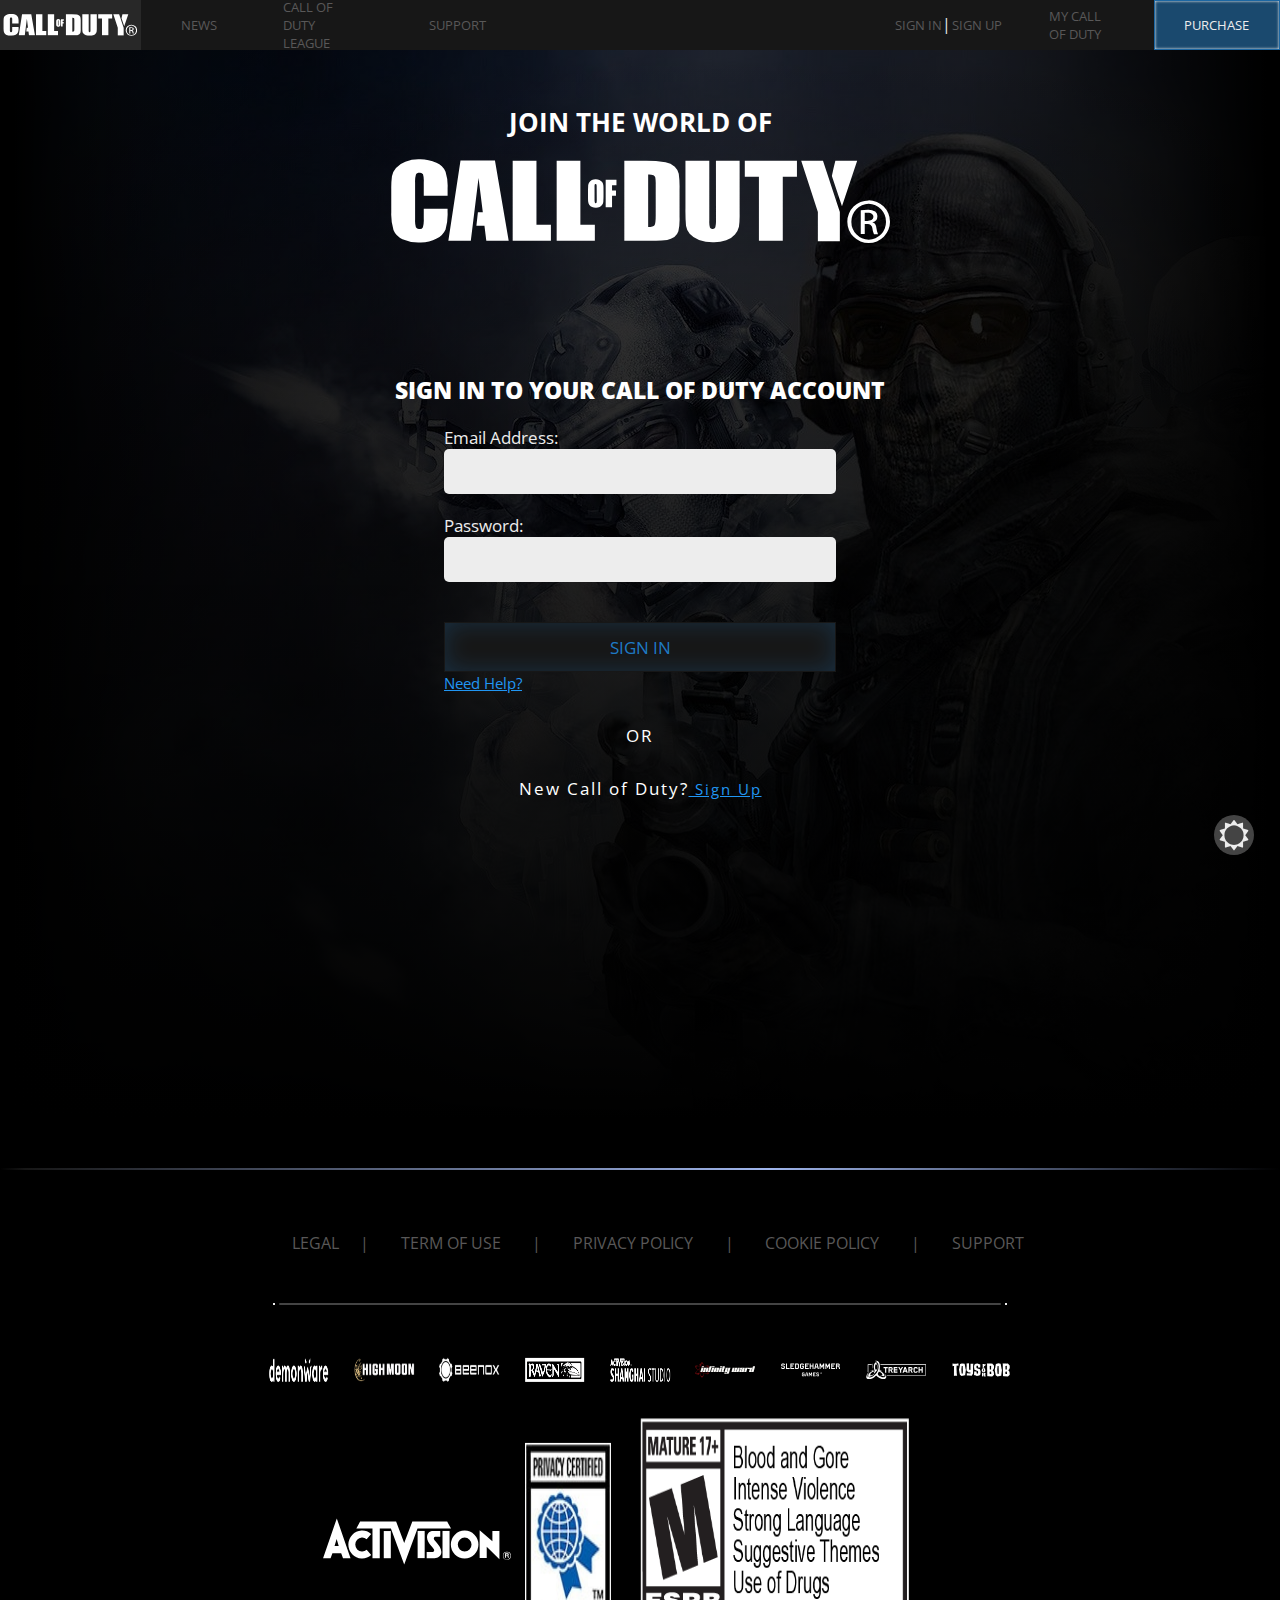
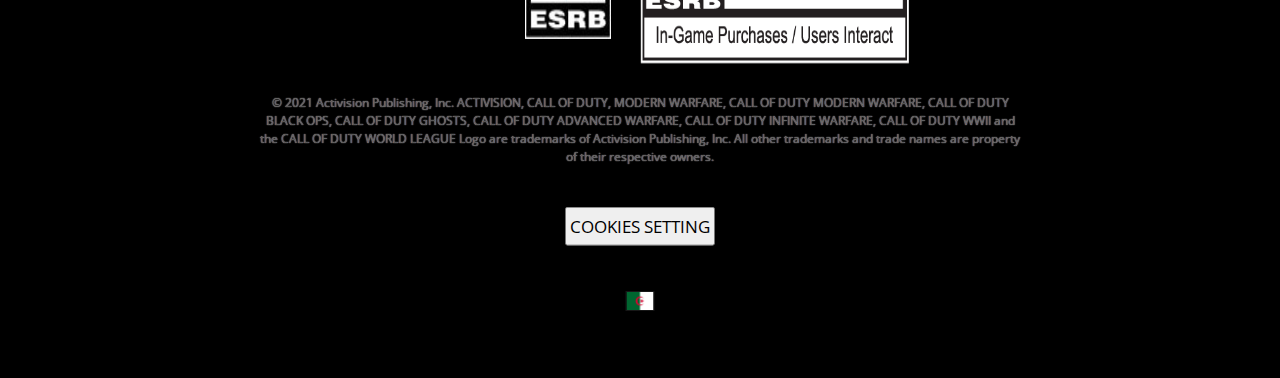
<file: login/login.html>
<!DOCTYPE html>
<html lang="en">
<head>
    <meta charset="UTF-8">
    <meta http-equiv="X-UA-Compatible" content="IE=edge">
    <meta name="viewport" content="width=device-width, initial-scale=1.0">
    <link rel="stylesheet" href="login_style.css">
    <title>Call of Duty Log In</title>
    <link rel="stylesheet" href="https://cdnjs.cloudflare.com/ajax/libs/font-awesome/4.7.0/css/font-awesome.min.css">
    <link rel="preconnect" href="https://fonts.googleapis.com">
    <link rel="preconnect" href="https://fonts.gstatic.com" crossorigin>
    <link href="https://fonts.googleapis.com/css2?family=Open+Sans&display=swap" rel="stylesheet">
    <link rel="preconnect" href="https://fonts.googleapis.com">
    <link rel="preconnect" href="https://fonts.gstatic.com" crossorigin>
    <link href="https://fonts.googleapis.com/css2?family=Cairo:wght@600&display=swap" rel="stylesheet">
</head>
<body>
    <div class="mode"><a href="../light_mode/login/login_light.html"><i class="fa fa-sun-o"></i></a></div>
    <header>
        <div class="logo">
            <img class="center" src="../images/cod-logo-white.svg" alt="">
        </div>
        <nav>
            <div class="part_1">
                <div class="a1"><a class="center" href="">NEWS</a></div>
                <div class="a2"><a class="center" href="">CALL OF DUTY LEAGUE</a></div>
                <div class="a3"><a class="center" href="">SUPPORT</a></div>
            </div>
            <div class="part_2">
                <div class="in_up">
                    <a href="#">SIGN IN</a>
                    <p>|</p>
                    <a target="_blank" href="../sign_up/sign_up.html">SIGN UP</a>
                </div>
                <div class="a4"><a class="center" href="">MY CALL OF DUTY</a></div>
                <div class="a5"><a class="center" href="">PURCHASE</a></div>
            </div>
        </nav>
    </header>
    <section class="form">
        <h1>JOIN THE WORLD OF</h1>
        <img src="../images/cod-logo-white.svg" alt="">
        <form action="">
            <h2>SIGN IN TO YOUR CALL OF DUTY ACCOUNT</h2>
            <div class="input">
                <div class="input_1">
                    <label for="email">Email Address:</label>
                    <input type="email" name="email" id="email">
                </div>
                <div class="input_1">
                    <label for="pass">Password:</label>
                    <input type="password" name="pass" id="pass">
                </div>
                <button type="button">SIGN IN</button>
                <a href="#">Need Help?</a>
            </div>
            <p>OR</p>
            <p>New Call of Duty?<a target="_blank" href="../sign_up/sign_up.html"> Sign Up</a></p>
        </form>
    </section>
    <footer>
        <div class="parent">
             <div class="words">
                 <p class="pp">LEGAL</p>
                 <p class="spr">|</p>
                 <p>TERM OF USE</p>
                 <p class="spr">|</p>
                 <p>PRIVACY POLICY</p>
                 <p class="spr">|</p>
                 <p>COOKIE POLICY</p>
                 <p class="spr">|</p>
                 <p class="ppp">SUPPORT</p>
             </div>
             <div class="lines">
                 <span></span>
             </div>
             <div class="icons">
                 <div><img src="../images/footer/icons/demonware-logo.png" alt=""></div>
                 <div><img src="../images/footer/icons/highmoon-studios-logo.png" alt=""></div>
                 <div><img src="../images/footer/icons/logo_beenox_small.png" alt=""></div>
                 <div><img src="../images/footer/icons/raven1.png" alt=""></div>
                 <div><img src="../images/footer/icons/shanghai-studio-logo.png" alt=""></div>
                 <div><img src="../images/footer/icons/footer-logo-infinity-ward.svg" alt="" srcset=""></div>
                 <div><img src="../images/footer/icons/footer-logo-sledgehammer.svg" alt=""></div>
                 <div><img src="../images/footer/icons/footer-logo-treyarch.svg" alt=""></div>
                 <div><img src="../images/footer/icons/footer-toys-for-bob-white.svg" alt=""></div>
             </div>
             <div class="imgs">
                 <div><img src="../images/footer/footer-logo-activision.svg"></div>
                 <div><img class="img_2" src="../images/footer/esrb-privacy.jpg" class="img_2"></div>
                 <div><img class="img_3" src="../images/footer/cod-hub-esrb-en.png" class="img_3"></div>
             </div>
             <div class="txt">
                 <p>© 2021 Activision Publishing, Inc. ACTIVISION, CALL OF DUTY, MODERN WARFARE, CALL OF DUTY MODERN WARFARE, CALL OF DUTY BLACK OPS, CALL OF DUTY GHOSTS, CALL OF DUTY ADVANCED WARFARE, CALL OF DUTY INFINITE WARFARE, CALL OF DUTY WWII and the CALL OF DUTY WORLD LEAGUE Logo are trademarks of Activision Publishing, Inc. All other trademarks and trade names are property of their respective owners.</p>
             </div>
             <div class="but">
                 <button type="submit">COOKIES SETTING</button>
             </div>
             <div class="lng">
                 <a href="../ar/login/login_ar.html"></a>
             </div>
        </div>
     </footer>
</body>
</html>
</file>
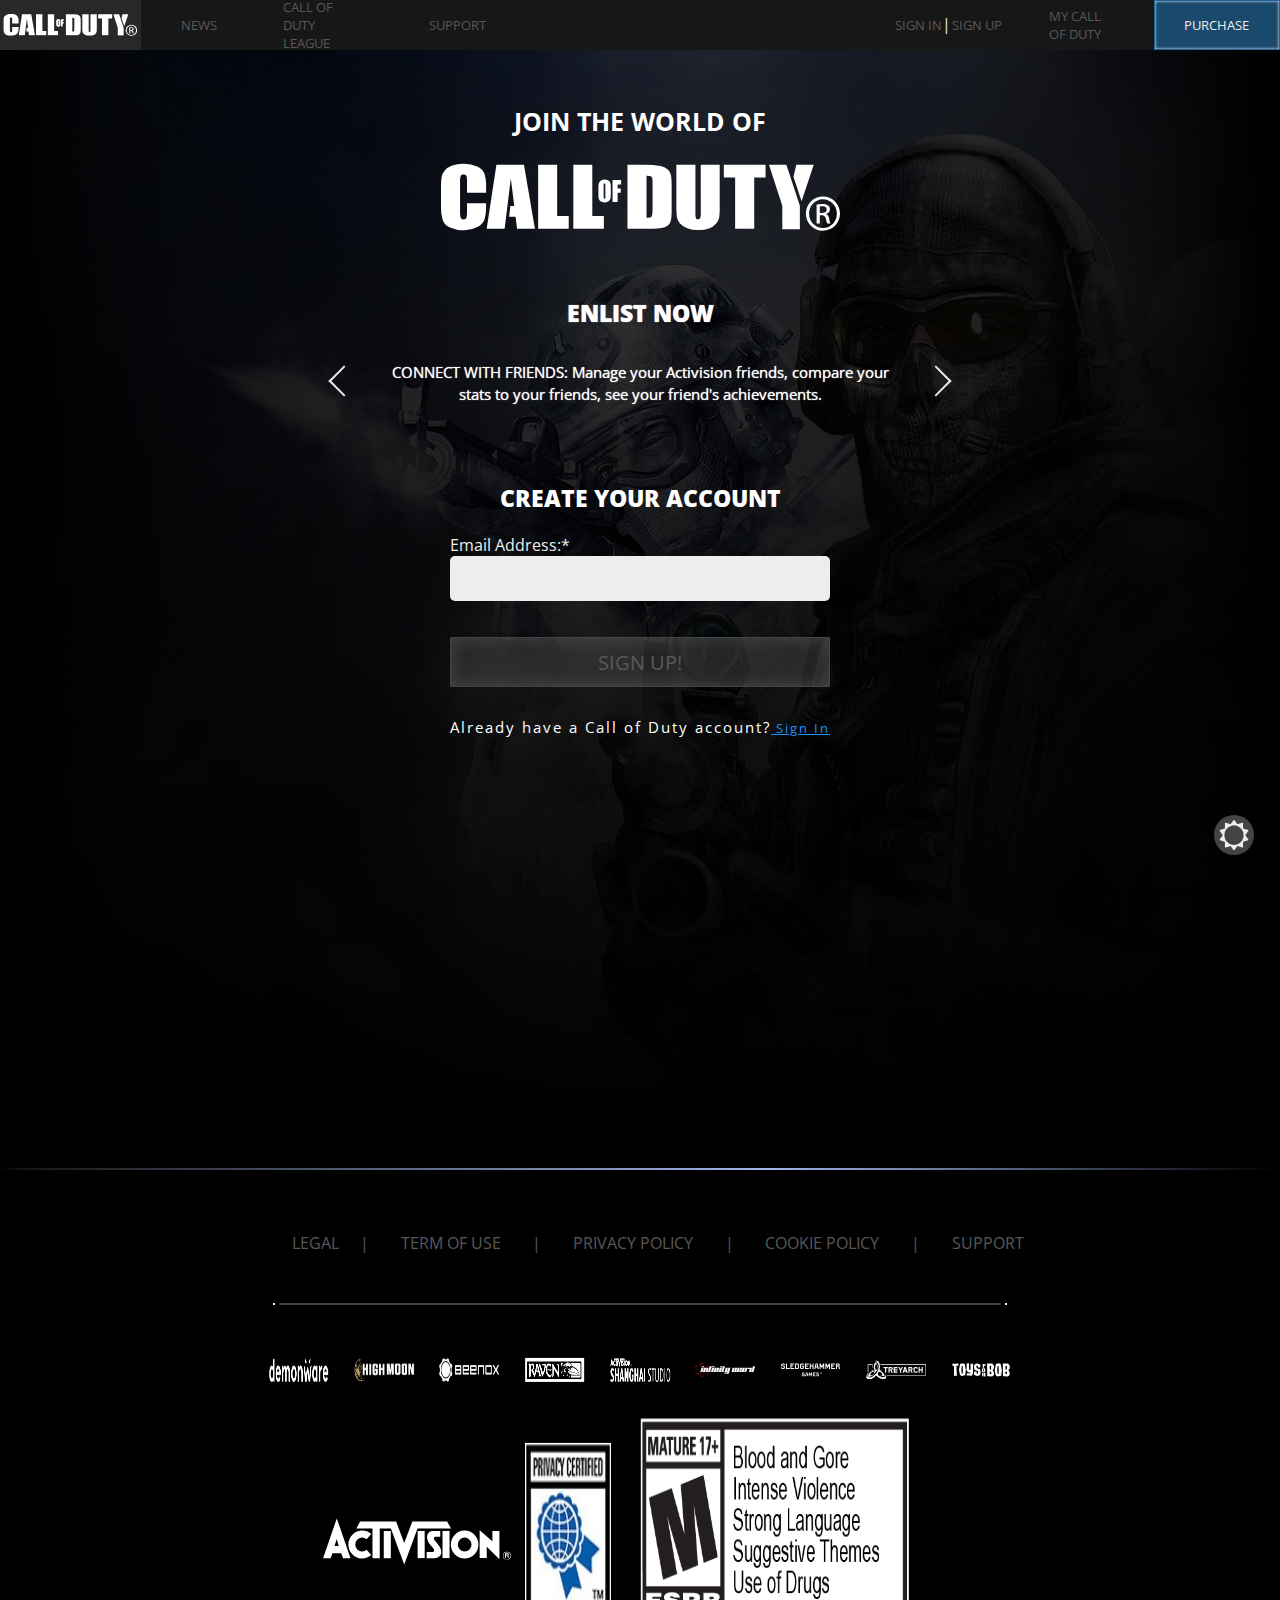
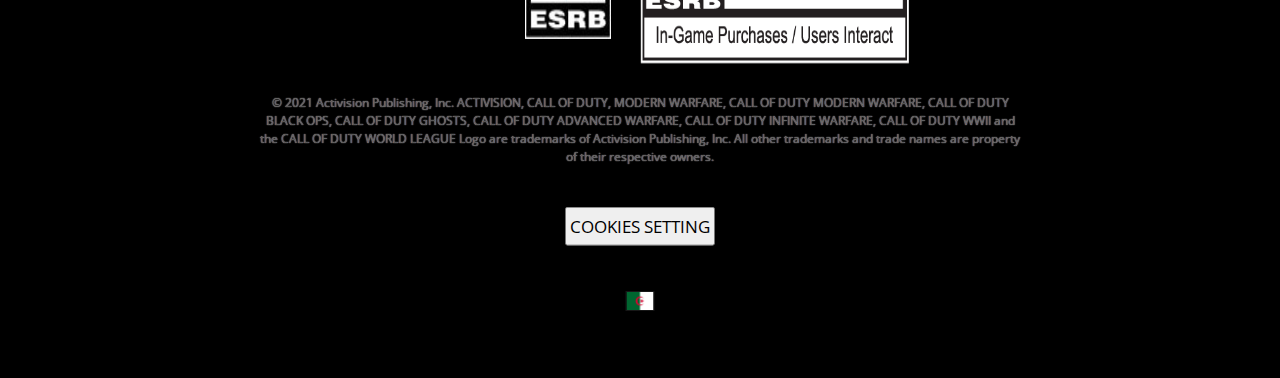
<file: sign_up/sign_up.html>
<!DOCTYPE html>
<html lang="en">
<head>
    <meta charset="UTF-8">
    <meta http-equiv="X-UA-Compatible" content="IE=edge">
    <meta name="viewport" content="width=device-width, initial-scale=1.0">
    <link rel="stylesheet" href="sign_up.css">
    <title>Call of Duty Sign Up</title>
    <link rel="stylesheet" href="https://cdnjs.cloudflare.com/ajax/libs/font-awesome/4.7.0/css/font-awesome.min.css">
    <link rel="preconnect" href="https://fonts.googleapis.com">
    <link rel="preconnect" href="https://fonts.gstatic.com" crossorigin>
    <link href="https://fonts.googleapis.com/css2?family=Open+Sans&display=swap" rel="stylesheet">
    <link rel="preconnect" href="https://fonts.googleapis.com">
    <link rel="preconnect" href="https://fonts.gstatic.com" crossorigin>
    <link href="https://fonts.googleapis.com/css2?family=Cairo:wght@600&display=swap" rel="stylesheet">
</head>
<body>
    <div class="mode"><a href="../light_mode/sign_up/sign_up_light.html"><i class="fa fa-sun-o"></i></a></div>
    <header>
        <div class="logo">
            <img class="center" src="../images/cod-logo-white.svg" alt="">
        </div>
        <nav>
            <div class="part_1">
                <div class="a1"><a class="center" href="">NEWS</a></div>
                <div class="a2"><a class="center" href="">CALL OF DUTY LEAGUE</a></div>
                <div class="a3"><a class="center" href="">SUPPORT</a></div>
            </div>
            <div class="part_2">
                <div class="in_up">
                    <a target="_blank" href="../login/login.html">SIGN IN</a>
                    <p>|</p>
                    <a href="#">SIGN UP</a>
                </div>
                <div class="a4"><a class="center" href="">MY CALL OF DUTY</a></div>
                <div class="a5"><a class="center" href="">PURCHASE</a></div>
            </div>
        </nav>
    </header>
    <section class="form">
        <h1>JOIN THE WORLD OF</h1>
        <img src="../images/cod-logo-white.svg" alt="">
        <div class="txt">
            <h2>ENLIST NOW</h2>
            <div class="par">
                <p>CONNECT WITH FRIENDS: Manage your Activision friends, compare your stats to your friends, see your friend's achievements.</p>
            </div>
        </div>
        <form action="">
            <h3>CREATE YOUR ACCOUNT</h3>
            <div class="input">
                <div class="input_1">
                    <label for="email">Email Address:*</label>
                    <input type="email" name="email" id="email">
                </div>
                <button type="button">SIGN UP!</button>
            </div>
            <p>Already have a Call of Duty account?<a target="_blank" href="../login/login.html"> Sign In</a></p>
        </form>
    </section>
    <footer>
        <div class="parent">
             <div class="words">
                 <p class="pp">LEGAL</p>
                 <p class="spr">|</p>
                 <p>TERM OF USE</p>
                 <p class="spr">|</p>
                 <p>PRIVACY POLICY</p>
                 <p class="spr">|</p>
                 <p>COOKIE POLICY</p>
                 <p class="spr">|</p>
                 <p class="ppp">SUPPORT</p>
             </div>
             <div class="lines">
                 <span></span>
             </div>
             <div class="icons">
                 <div><img src="../images/footer/icons/demonware-logo.png" alt=""></div>
                 <div><img src="../images/footer/icons/highmoon-studios-logo.png" alt=""></div>
                 <div><img src="../images/footer/icons/logo_beenox_small.png" alt=""></div>
                 <div><img src="../images/footer/icons/raven1.png" alt=""></div>
                 <div><img src="../images/footer/icons/shanghai-studio-logo.png" alt=""></div>
                 <div><img src="../images/footer/icons/footer-logo-infinity-ward.svg" alt="" srcset=""></div>
                 <div><img src="../images/footer/icons/footer-logo-sledgehammer.svg" alt=""></div>
                 <div><img src="../images/footer/icons/footer-logo-treyarch.svg" alt=""></div>
                 <div><img src="../images/footer/icons/footer-toys-for-bob-white.svg" alt=""></div>
             </div>
             <div class="imgs">
                 <div><img src="../images/footer/footer-logo-activision.svg"></div>
                 <div><img class="img_2" src="../images/footer/esrb-privacy.jpg" class="img_2"></div>
                 <div><img class="img_3" src="../images/footer/cod-hub-esrb-en.png" class="img_3"></div>
             </div>
             <div class="txt">
                 <p>© 2021 Activision Publishing, Inc. ACTIVISION, CALL OF DUTY, MODERN WARFARE, CALL OF DUTY MODERN WARFARE, CALL OF DUTY BLACK OPS, CALL OF DUTY GHOSTS, CALL OF DUTY ADVANCED WARFARE, CALL OF DUTY INFINITE WARFARE, CALL OF DUTY WWII and the CALL OF DUTY WORLD LEAGUE Logo are trademarks of Activision Publishing, Inc. All other trademarks and trade names are property of their respective owners.</p>
             </div>
             <div class="but">
                 <button type="submit">COOKIES SETTING</button>
             </div>
             <div class="lng">
                 <a href="../ar/sign_up/sign_up_ar.html"></a>
             </div>
        </div>
     </footer>
</body>
</html>
</file>
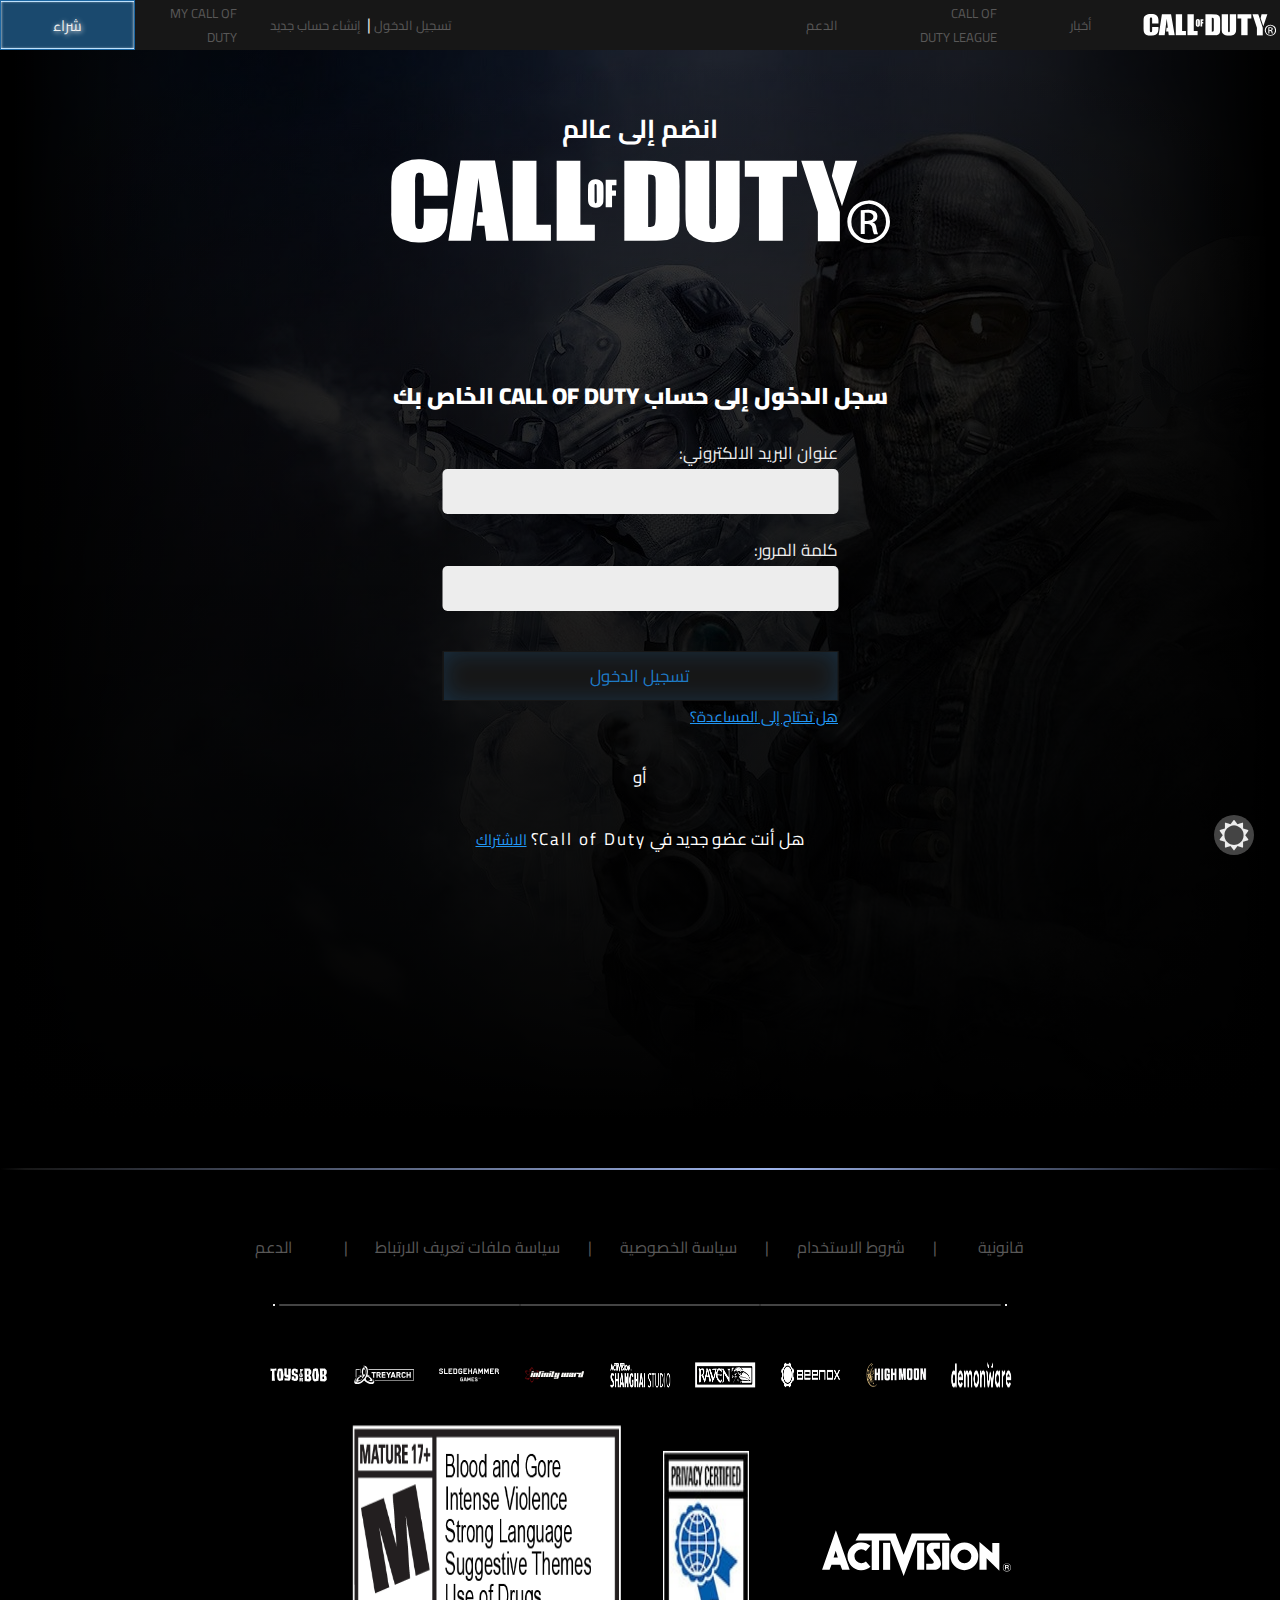
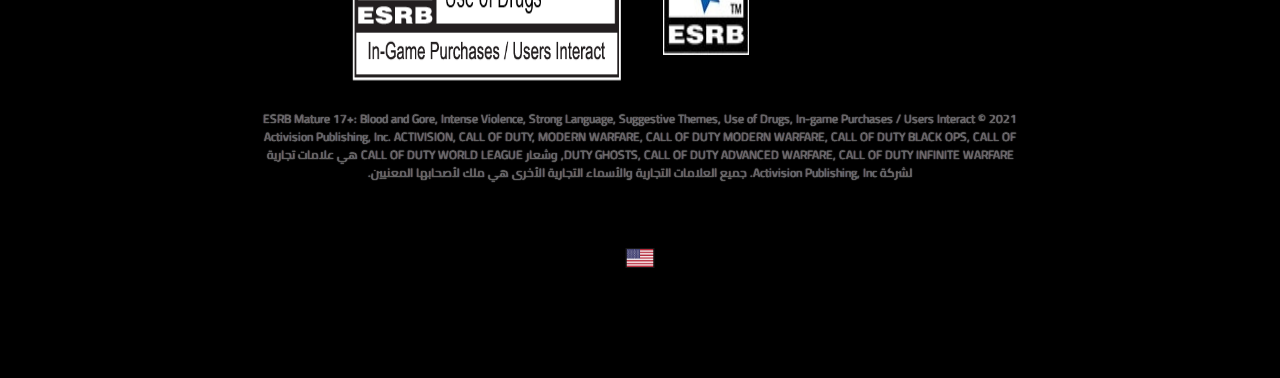
<file: ar/login/login_ar.html>
<!DOCTYPE html>
<html lang="ar">
<head>
    <meta charset="UTF-8">
    <meta http-equiv="X-UA-Compatible" content="IE=edge">
    <meta name="viewport" content="width=device-width, initial-scale=1.0">
    <link rel="stylesheet" href="login_style_ar.css">
    <title>Call of Duty Log In</title>
    <link rel="stylesheet" href="https://cdnjs.cloudflare.com/ajax/libs/font-awesome/4.7.0/css/font-awesome.min.css">
    <link rel="preconnect" href="https://fonts.googleapis.com">
    <link rel="preconnect" href="https://fonts.gstatic.com" crossorigin>
    <link href="https://fonts.googleapis.com/css2?family=Open+Sans&display=swap" rel="stylesheet">
    <link rel="preconnect" href="https://fonts.googleapis.com">
    <link rel="preconnect" href="https://fonts.gstatic.com" crossorigin>
    <link href="https://fonts.googleapis.com/css2?family=Cairo:wght@600&display=swap" rel="stylesheet">
</head>
<body>
    <div class="mode"><a href="../../light_mode/ar_light/login/login_ar_light.html"><i class="fa fa-sun-o"></i></a></div>
    <header>
        <div class="logo">
            <img class="center" src="../../images/cod-logo-white.svg" alt="">
        </div>
        <nav>
            <div class="part_1">
                <div class="a1"><a class="center" href="">أخبار</a></div>
                <div class="a2"><a class="center" href="">CALL OF DUTY LEAGUE</a></div>
                <div class="a3"><a class="center" href="">الدعم</a></div>
            </div>
            <div class="part_2">
                <div class="in_up">
                    <a href="login_ar.html">تسجيل الدخول</a>
                    <p>|</p>
                    <a target="_blank" href="../sign_up/sign_up_ar.html">إنشاء حساب جديد</a>
                </div>
                <div class="a4"><a class="center" href="">MY CALL OF DUTY</a></div>
                <div class="a5"><a class="center" href="">شراء</a></div>
            </div>
        </nav>
    </header>
    <section class="form">
        <h1>انضم إلى عالم</h1>
        <img src="../../images/cod-logo-white.svg" alt="">
        <form action="">
            <h2>سجل الدخول إلى حساب CALL OF DUTY الخاص بك</h2>
            <div class="input">
                <div class="input_1">
                    <label for="email">عنوان البريد الالكتروني:</label>
                    <input type="email" name="email" id="email">
                </div>
                <div class="input_1">
                    <label for="pass">كلمة المرور:</label>
                    <input type="password" name="pass" id="pass">
                </div>
                <button type="button">تسجيل الدخول</button>
                <a href="#">هل تحتاج إلى المساعدة؟</a>
            </div>
            <p>أو</p>
            <p>هل أنت عضو جديد في Call of Duty؟ <a target="_blank" href="../sign_up/sign_up_ar.html">الاشتراك</a></p>
        </form>
    </section>
    <footer>
        <div class="parent">
             <div class="words">
                 <p class="pp">قانونية</p>
                 <p class="spr">|</p>
                 <p>شروط الاستخدام</p>
                 <p class="spr">|</p>
                 <p>سياسة الخصوصية</p>
                 <p class="spr">|</p>
                 <p>سياسة ملفات تعريف الارتباط</p>
                 <p class="spr">|</p>
                 <p class="ppp">الدعم</p>
             </div>
             <div class="lines">
                 <span></span>
                 <span class="spn"></span>
                 <span></span>
             </div>
             <div class="icons">
                 <div><img src="../../images/footer/icons/demonware-logo.png" alt=""></div>
                 <div><img src="../../images/footer/icons/highmoon-studios-logo.png" alt=""></div>
                 <div><img src="../../images/footer/icons/logo_beenox_small.png" alt=""></div>
                 <div><img src="../../images/footer/icons/raven1.png" alt=""></div>
                 <div><img src="../../images/footer/icons/shanghai-studio-logo.png" alt=""></div>
                 <div><img src="../../images/footer/icons/footer-logo-infinity-ward.svg" alt="" srcset=""></div>
                 <div><img src="../../images/footer/icons/footer-logo-sledgehammer.svg" alt=""></div>
                 <div><img src="../../images/footer/icons/footer-logo-treyarch.svg" alt=""></div>
                 <div><img src="../../images/footer/icons/footer-toys-for-bob-white.svg" alt=""></div>
             </div>
             <div class="imgs">
                 <div><img src="../../images/footer/footer-logo-activision.svg"></div>
                 <div><img class="esrb img_2" src="../../images/footer/esrb-privacy.jpg" class="img_2"></div>
                 <div><img class="cod img_3" src="../../images/footer/cod-hub-esrb-en.png" class="img_3"></div>
             </div>
             <div class="txt">
                 <p>ESRB Mature 17+: Blood and Gore, Intense Violence, Strong Language, Suggestive Themes, Use of Drugs, In-game Purchases / Users Interact
                     © 2021 Activision Publishing, Inc. ACTIVISION, CALL OF DUTY, MODERN WARFARE, CALL OF DUTY MODERN WARFARE, CALL OF DUTY BLACK OPS, CALL OF DUTY GHOSTS, CALL OF DUTY ADVANCED WARFARE, CALL OF DUTY INFINITE WARFARE, وشعار CALL OF DUTY WORLD LEAGUE هي علامات تجارية لشركة Activision Publishing, Inc. جميع العلامات التجارية والأسماء التجارية الأخرى هي ملك لأصحابها المعنيين.</p>
             </div>
             <div class="lng">
                 <a href="../../login/login.html"></a>
             </div>
        </div>
     </footer>
</body>
</html>
</file>
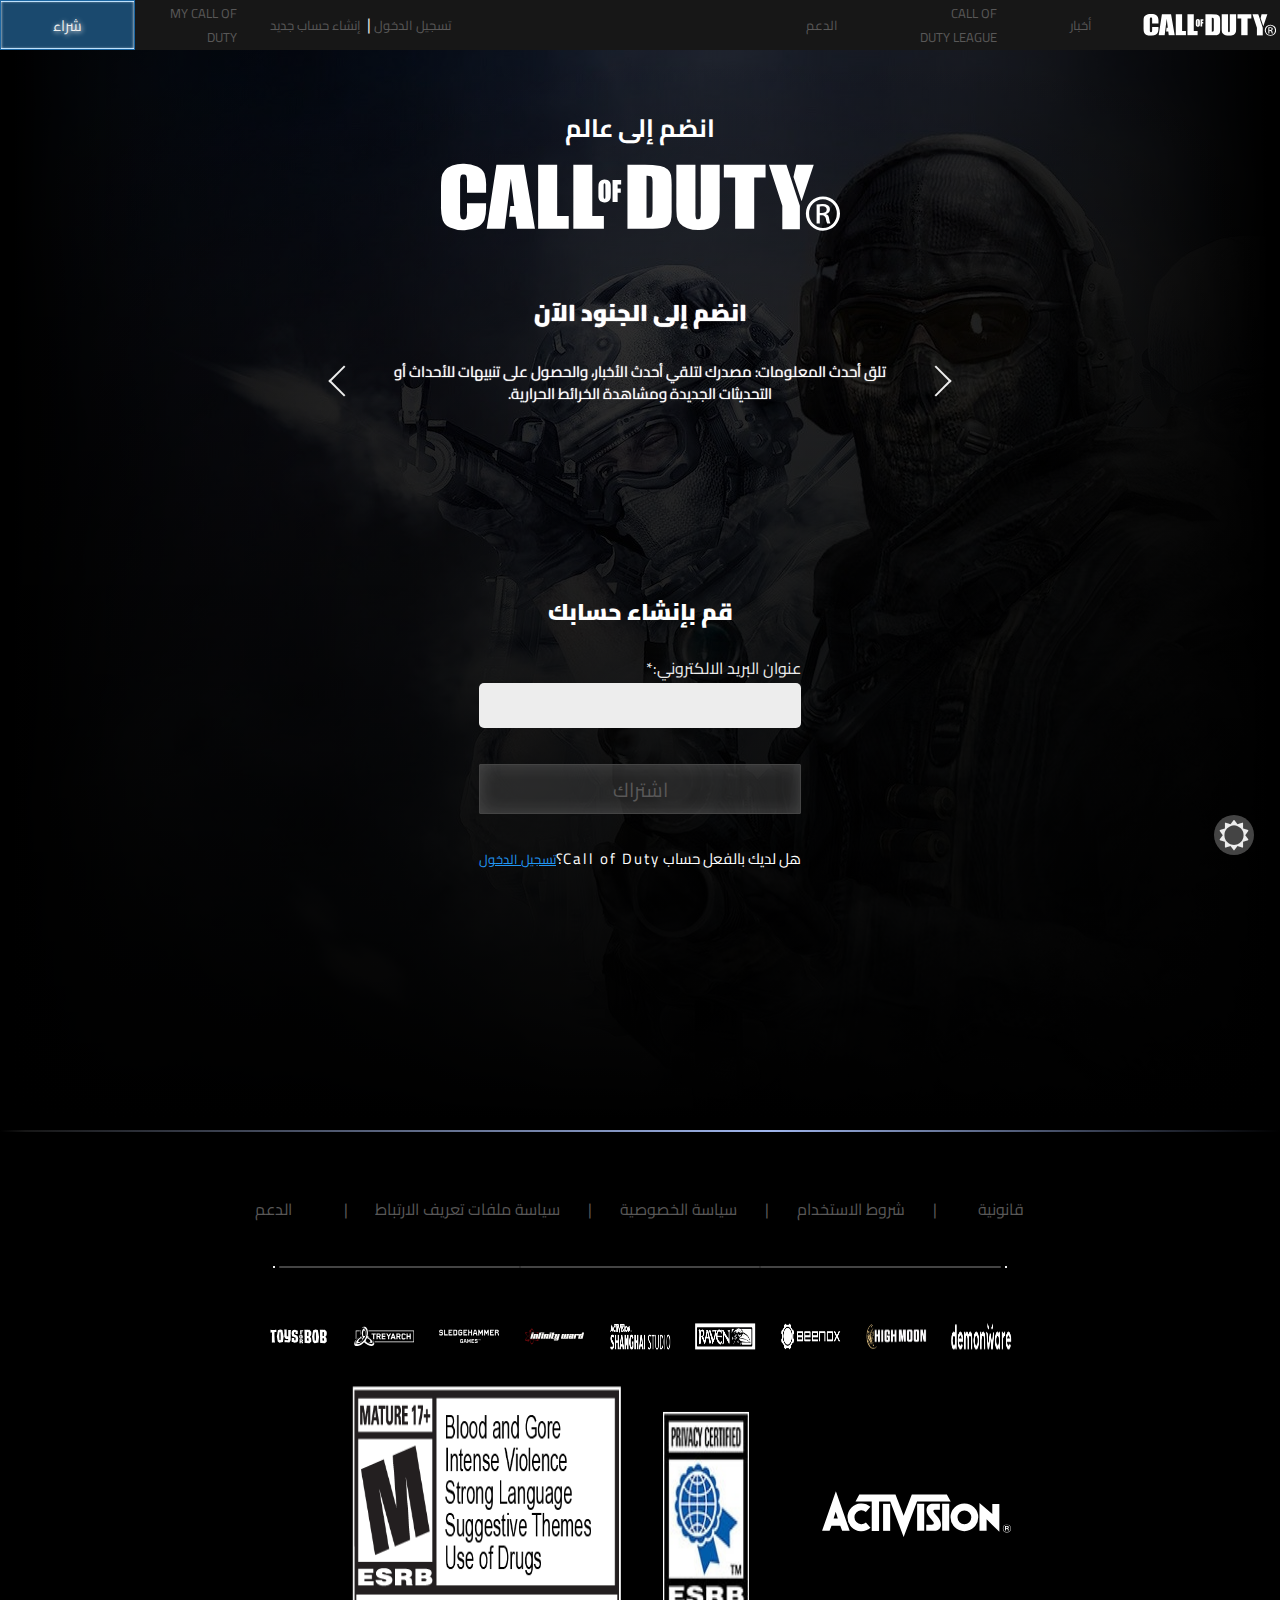
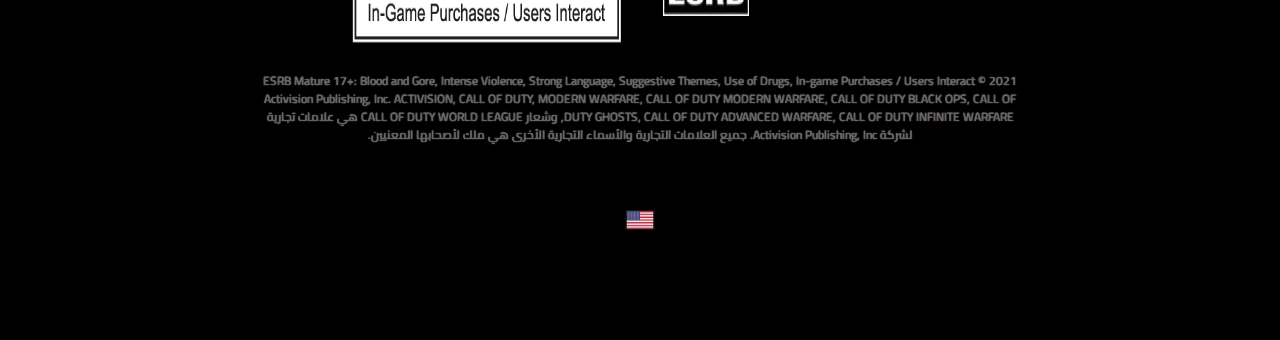
<file: ar/sign_up/sign_up_ar.html>
<!DOCTYPE html>
<html lang="ar">
<head>
    <meta charset="UTF-8">
    <meta http-equiv="X-UA-Compatible" content="IE=edge">
    <meta name="viewport" content="width=device-width, initial-scale=1.0">
    <link rel="stylesheet" href="sign_up_ar.css">
    <title>Call of Duty Sign Up</title>
    <link rel="stylesheet" href="https://cdnjs.cloudflare.com/ajax/libs/font-awesome/4.7.0/css/font-awesome.min.css">
    <link rel="preconnect" href="https://fonts.googleapis.com">
    <link rel="preconnect" href="https://fonts.gstatic.com" crossorigin>
    <link href="https://fonts.googleapis.com/css2?family=Open+Sans&display=swap" rel="stylesheet">
    <link rel="preconnect" href="https://fonts.googleapis.com">
    <link rel="preconnect" href="https://fonts.gstatic.com" crossorigin>
    <link href="https://fonts.googleapis.com/css2?family=Cairo:wght@600&display=swap" rel="stylesheet">
</head>
<body>
    <div class="mode"><a href="../../light_mode/ar_light/sign_up/sign_up_ar_light.html"><i class="fa fa-sun-o"></i></a></div>
    <header>
        <div class="logo">
            <img class="center" src="../../images/cod-logo-white.svg" alt="">
        </div>
        <nav>
            <div class="part_1">
                <div class="a1"><a class="center" href="">أخبار</a></div>
                <div class="a2"><a class="center" href="">CALL OF DUTY LEAGUE</a></div>
                <div class="a3"><a class="center" href="">الدعم</a></div>
            </div>
            <div class="part_2">
                <div class="in_up">
                    <a target="_blank" href="../login/login_ar.html">تسجيل الدخول</a>
                    <p>|</p>
                    <a href="../sign_up/sign_up_ar.html">إنشاء حساب جديد</a>
                </div>
                <div class="a4"><a class="center" href="">MY CALL OF DUTY</a></div>
                <div class="a5"><a class="center" href="">شراء</a></div>
            </div>
        </nav>
    </header>
    <section class="form">
        <h1>انضم إلى عالم</h1>
        <img src="../../images/cod-logo-white.svg" alt="">
        <div class="txt">
            <h2>انضم إلى الجنود الآن</h2>
            <div class="par">
                <p>تلق أحدث المعلومات: مصدرك لتلقي أحدث الأخبار، والحصول على تنبيهات للأحداث أو التحديثات الجديدة ومشاهدة الخرائط الحرارية.</p>
            </div>
        </div>
        <form action="">
            <h3>قم بإنشاء حسابك</h3>
            <div class="input">
                <div class="input_1">
                    <label for="email">عنوان البريد الالكتروني:*</label>
                    <input type="email" name="email" id="email">
                </div>
                <button type="button">اشتراك</button>
            </div>
            <p>هل لديك بالفعل حساب Call of Duty؟<a target="_blank" href="../login/login.html">تسجيل الدخول</a></p>
        </form>
    </section>
    <footer>
        <div class="parent">
             <div class="words">
                 <p class="pp">قانونية</p>
                 <p class="spr">|</p>
                 <p>شروط الاستخدام</p>
                 <p class="spr">|</p>
                 <p>سياسة الخصوصية</p>
                 <p class="spr">|</p>
                 <p>سياسة ملفات تعريف الارتباط</p>
                 <p class="spr">|</p>
                 <p class="ppp">الدعم</p>
             </div>
             <div class="lines">
                 <span></span>
                 <span class="spn"></span>
                 <span></span>
             </div>
             <div class="icons">
                 <div><img src="../../images/footer/icons/demonware-logo.png" alt=""></div>
                 <div><img src="../../images/footer/icons/highmoon-studios-logo.png" alt=""></div>
                 <div><img src="../../images/footer/icons/logo_beenox_small.png" alt=""></div>
                 <div><img src="../../images/footer/icons/raven1.png" alt=""></div>
                 <div><img src="../../images/footer/icons/shanghai-studio-logo.png" alt=""></div>
                 <div><img src="../../images/footer/icons/footer-logo-infinity-ward.svg" alt="" srcset=""></div>
                 <div><img src="../../images/footer/icons/footer-logo-sledgehammer.svg" alt=""></div>
                 <div><img src="../../images/footer/icons/footer-logo-treyarch.svg" alt=""></div>
                 <div><img src="../../images/footer/icons/footer-toys-for-bob-white.svg" alt=""></div>
             </div>
             <div class="imgs">
                 <div><img src="../../images/footer/footer-logo-activision.svg"></div>
                 <div><img class="esrb img_2" src="../../images/footer/esrb-privacy.jpg" class="img_2"></div>
                 <div><img class="cod img_3" src="../../images/footer/cod-hub-esrb-en.png" class="img_3"></div>
             </div>
             <div class="txt">
                 <p>ESRB Mature 17+: Blood and Gore, Intense Violence, Strong Language, Suggestive Themes, Use of Drugs, In-game Purchases / Users Interact
                     © 2021 Activision Publishing, Inc. ACTIVISION, CALL OF DUTY, MODERN WARFARE, CALL OF DUTY MODERN WARFARE, CALL OF DUTY BLACK OPS, CALL OF DUTY GHOSTS, CALL OF DUTY ADVANCED WARFARE, CALL OF DUTY INFINITE WARFARE, وشعار CALL OF DUTY WORLD LEAGUE هي علامات تجارية لشركة Activision Publishing, Inc. جميع العلامات التجارية والأسماء التجارية الأخرى هي ملك لأصحابها المعنيين.</p>
             </div>
             <div class="lng">
                 <a href="../../sign_up/sign_up.html"></a>
             </div>
        </div>
     </footer>
</body>
</html>
</file>
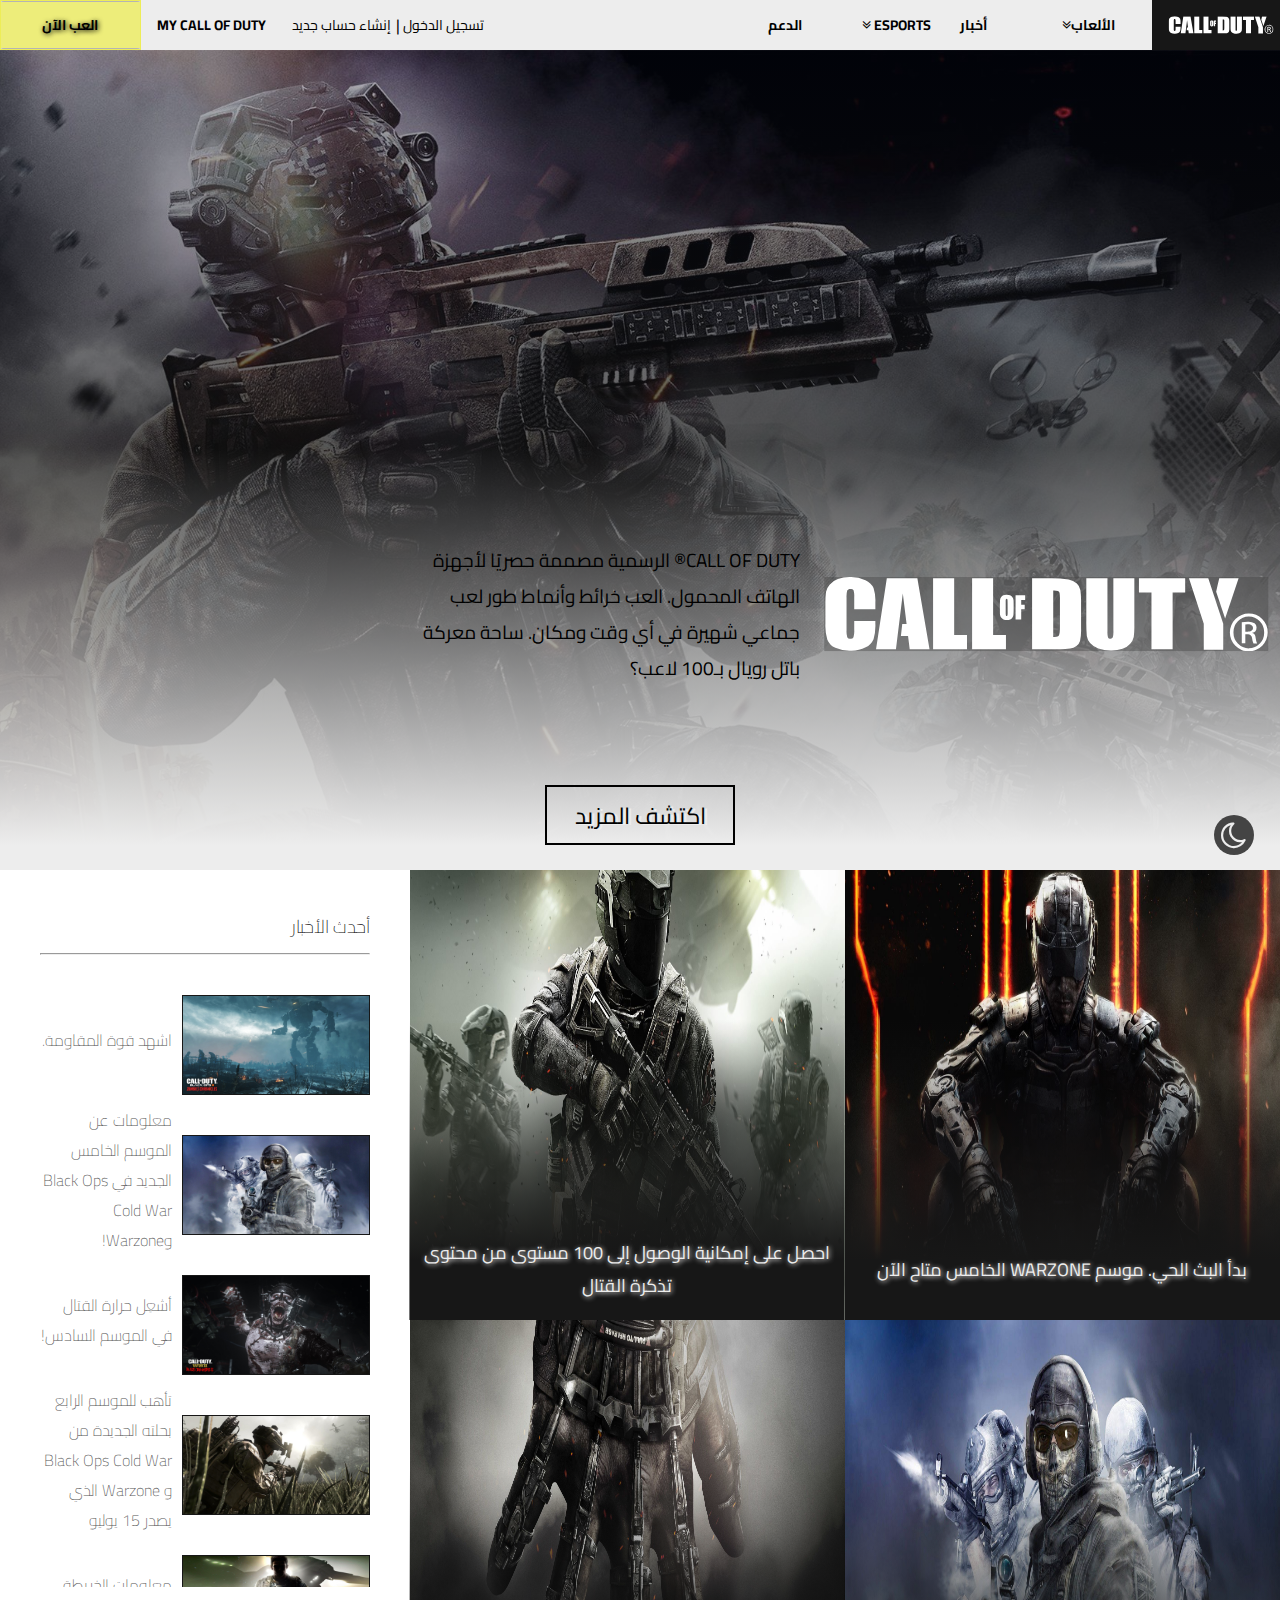
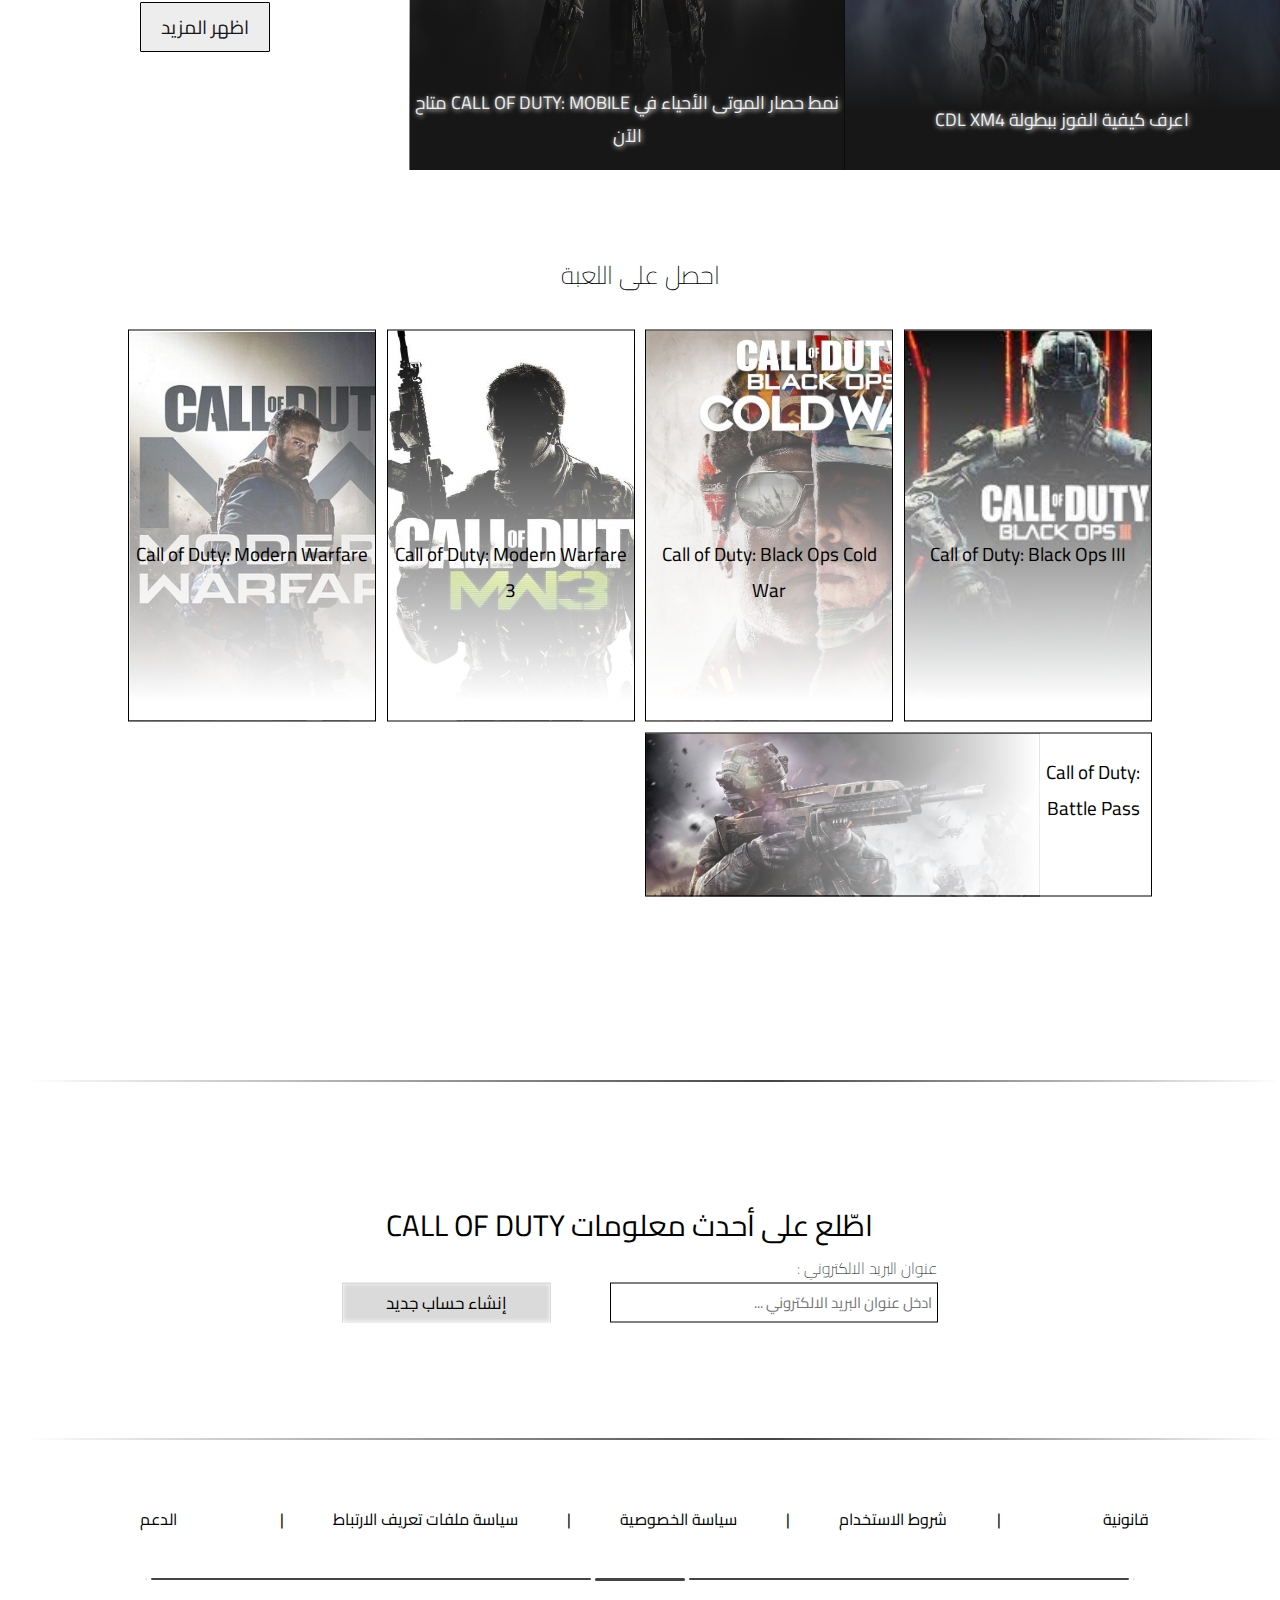
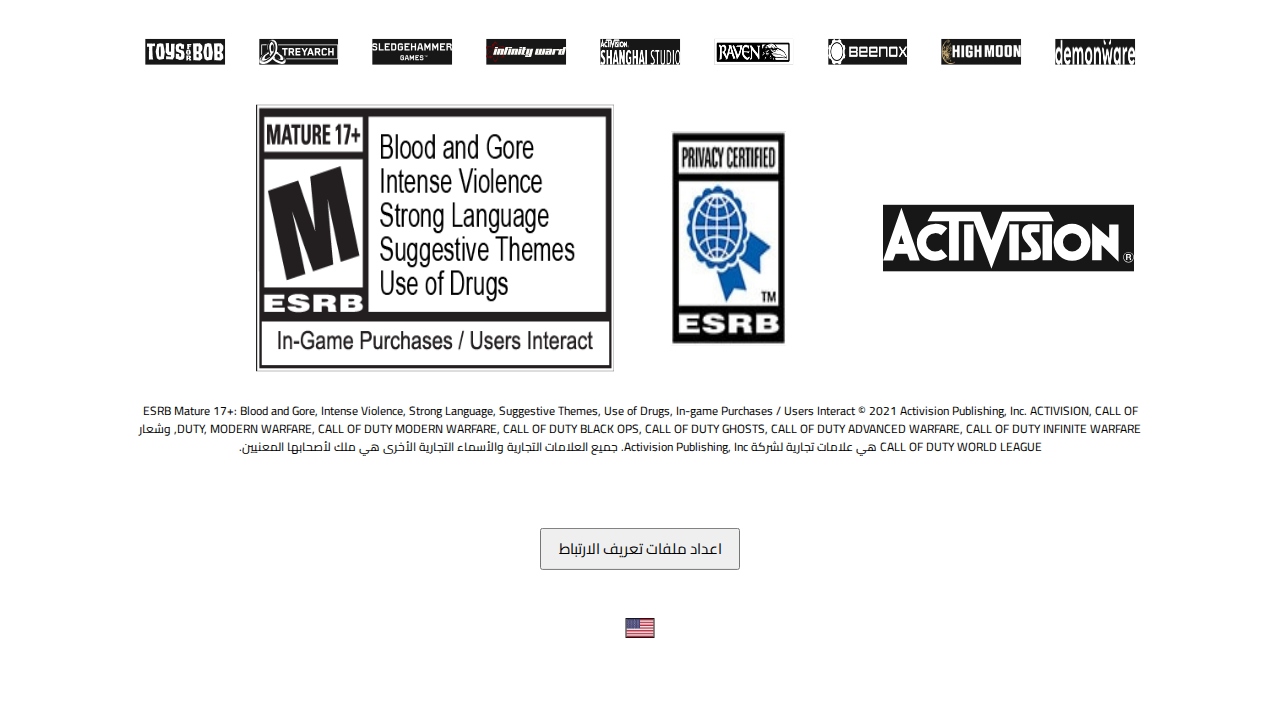
<file: light_mode/ar_light/index_ar_light.html>
<!DOCTYPE html>
<html lang="ar">
<head>
    <meta charset="UTF-8">
    <meta http-equiv="X-UA-Compatible" content="IE=edge">
    <meta name="viewport" content="width=device-width, initial-scale=1.0">
    <title>Call of Duty</title>
    <link rel="stylesheet" href="https://cdnjs.cloudflare.com/ajax/libs/font-awesome/4.7.0/css/font-awesome.min.css">
    <link rel="stylesheet" href="style_ar_light.css">
    <link rel="preconnect" href="https://fonts.googleapis.com">
    <link rel="preconnect" href="https://fonts.gstatic.com" crossorigin>
    <link href="https://fonts.googleapis.com/css2?family=Open+Sans&display=swap" rel="stylesheet">
    <link rel="preconnect" href="https://fonts.googleapis.com">
    <link rel="preconnect" href="https://fonts.gstatic.com" crossorigin>
    <link href="https://fonts.googleapis.com/css2?family=Cairo:wght@600&display=swap" rel="stylesheet">
</head>
<body>
    <div class="mode"><a href="../../ar/index_ar.html"><i class="fa fa-moon-o"></i></a></div>
    <header>
        <div class="part_1">
            <div class="logo">
                <svg class="layer_1" id="Layer_1" data-name="Layer 1" xmlns="http://www.w3.org/2000/svg" viewBox="0 0 198 33"><defs><style>.cls-1{fill:#fff;fill-rule:evenodd;}</style></defs><title>Artboard 1svg</title><path class="cls-1" d="M176.36.56c-.52,2.15-1,4.14-1.38,6l4,12L185,.56Zm-158,.84A15,15,0,0,0,11.51,0,15,15,0,0,0,6.07.91a8.84,8.84,0,0,0-3.7,2.48A6.69,6.69,0,0,0,.77,6.68,35.43,35.43,0,0,0,.5,11.79V21a20.92,20.92,0,0,0,.87,7,6.72,6.72,0,0,0,3.57,3.61,15.65,15.65,0,0,0,6.84,1.31,13.53,13.53,0,0,0,6.71-1.54A7.44,7.44,0,0,0,22,27.75a21.2,21.2,0,0,0,.8-6.95V19.57H13.37v4a9.86,9.86,0,0,1-.33,3.3,1.35,1.35,0,0,1-1.38.71,1.39,1.39,0,0,1-1.41-.7,9,9,0,0,1-.31-3V9.18a9.62,9.62,0,0,1,.31-3.12c.21-.48.7-.72,1.48-.72a1.38,1.38,0,0,1,1.34.59,8.74,8.74,0,0,1,.3,3v5.49h9.44v-3A18.31,18.31,0,0,0,22,4.9,7.08,7.08,0,0,0,18.39,1.4ZM58,.58H48.58V32.2H63.72V25.87H58Zm17.39,0H66V32.2H81.12V25.87H75.39ZM27.92.51,23.11,32.2H32L35.06,7.36,36.75,21H34.81l-.6,5.3H37.4l.74,5.92H47L41.56.51ZM84,9a2.49,2.49,0,0,0-1.06-.86,3.69,3.69,0,0,0-1.48-.28,3.58,3.58,0,0,0-1.52.3,2.46,2.46,0,0,0-1,.87,2.64,2.64,0,0,0-.46,1.24c0,.46-.07,1.23-.07,2.33v1.86c0,1.12,0,1.91.07,2.35a2.86,2.86,0,0,0,.48,1.25,2.46,2.46,0,0,0,1.06.85,3.69,3.69,0,0,0,1.48.29,3.58,3.58,0,0,0,1.52-.3,2.41,2.41,0,0,0,1-.87,2.67,2.67,0,0,0,.46-1.25c0-.45.07-1.23.07-2.32V12.62c0-1.12,0-1.91-.07-2.36A2.6,2.6,0,0,0,84,9Zm-2.12,6.89a5.57,5.57,0,0,1-.08,1.21.33.33,0,0,1-.35.26.33.33,0,0,1-.34-.22A6.07,6.07,0,0,1,81,16V10.9a2.67,2.67,0,0,1,.11-1,.37.37,0,0,1,.32-.17.31.31,0,0,1,.33.21,3.7,3.7,0,0,1,.08,1ZM191.11,25V24.9A2.34,2.34,0,0,0,193,22.61a2.23,2.23,0,0,0-.87-1.95,5.09,5.09,0,0,0-3-.7,16.52,16.52,0,0,0-2.71.23v9.39H188v-4H189a1.78,1.78,0,0,1,2,1.65,7.26,7.26,0,0,0,.65,2.4h1.6a7.74,7.74,0,0,1-.61-2.32C192.52,25.87,192,25.12,191.11,25Zm-2.06-.59H188V21.19a7.21,7.21,0,0,1,1.09-.07c1.72,0,2.33.82,2.33,1.64C191.38,23.92,190.31,24.38,189.05,24.38Zm.54-8.14h0A8.45,8.45,0,1,0,198,24.67,8.45,8.45,0,0,0,189.55,16.24Zm0,15.59a7,7,0,0,1-6.88-7.16,7,7,0,0,1,6.84-7.11h0a7,7,0,0,1,6.85,7.15A6.92,6.92,0,0,1,189.59,31.83ZM174.39,9.45l-.51-1.58L171.46.56h-8.62l6.6,20.33V32.42h8.7V20.89l0,0L174.39,9.43ZM85.41,19h2.52V14.42h1.56V12.35H87.93V10.28h1.75V8.1H85.41ZM112.78,2.93a7.49,7.49,0,0,0-3.67-1.8A51,51,0,0,0,99.86.59H92.79V32.22H104.7a29.78,29.78,0,0,0,5.07-.32,7.11,7.11,0,0,0,2.83-1.14,4.24,4.24,0,0,0,1.6-2.24,22.39,22.39,0,0,0,.46-5.7V11.74a36.93,36.93,0,0,0-.31-6A5.48,5.48,0,0,0,112.78,2.93Zm-7.56,19.29c0,2.11-.16,3.4-.47,3.88s-1.15.71-2.52.71V6a5.24,5.24,0,0,1,2.11.28,1.31,1.31,0,0,1,.72.89,13.85,13.85,0,0,1,.16,2.76ZM140.5,6.9h5.59V32.24h9.45V6.9h5.61V.56H140.5Zm-11.41,17a10.47,10.47,0,0,1-.25,3,1.1,1.1,0,0,1-1.15.64,1,1,0,0,1-1-.58,8.27,8.27,0,0,1-.25-2.64V.59H117V19.3a67.78,67.78,0,0,0,.22,7,6.3,6.3,0,0,0,1.45,3.17,8.49,8.49,0,0,0,3.7,2.44,15.88,15.88,0,0,0,5.7.94,14.67,14.67,0,0,0,5.07-.79,8.16,8.16,0,0,0,3.46-2.33,6.35,6.35,0,0,0,1.58-3,32,32,0,0,0,.27-5.05V.59h-9.38Z"/></svg>
            </div>
            <div class="nav n1">
                <div class="a"><p>الألعاب<i class="fa fa-angle-double-down icon"></i></p> </i></div>
                <ul>
                    <li><a href="">BLACK OPS COLD WAR</a></li>
                    <li><a href="">MODERN WARFARE</a></li>
                    <li><a href="">WARZONE</a></li>
                    <li><a href="">CALL OF DUTY : MOBILE</a></li>
                </ul>
            </div>
            <div class="a2 l1"><a href="">أخبار</a></div>
            <div class="nav n2">
                <div class="a"><p>ESPORTS <i class="fa fa-angle-double-down icon-1"></i></p></i></div>
                <ul>
                    <li><a href="">دوري CALL OF DUTY</a></li>
                    <li><a href="">WORLD SERIES OF WARZONE</a></li>
                </ul>
            </div>
            <div class="a2 l2"><a href="">الدعم</a></div>
        </div>
        <div class="part_2">
            <div class="a3">
                <a target="_blank" style="direction: ltr;" href="login/login_ar_light.html">تسجيل الدخول</a>
                <p>|</p>
                <a target="_blank" href="sign_up/sign_up_ar_light.html">إنشاء حساب جديد</a>
            </div>
            <div class="a2 l3"><a href="">MY CALL OF DUTY</a></div>
            <div class="l4">
                <a href="">العب الآن</a>
            </div>
        </div>
    </header>
    <section class="home">
        <div class="text">
            <div class="title">
                 <svg class="title-1" id="Layer_1" data-name="Layer 1" xmlns="http://www.w3.org/2000/svg" viewBox="0 0 198 33"><defs><style>.cls-1{fill:#fff;fill-rule:evenodd;}</style></defs><title>Artboard 1svg</title><path class="cls-1" d="M176.36.56c-.52,2.15-1,4.14-1.38,6l4,12L185,.56Zm-158,.84A15,15,0,0,0,11.51,0,15,15,0,0,0,6.07.91a8.84,8.84,0,0,0-3.7,2.48A6.69,6.69,0,0,0,.77,6.68,35.43,35.43,0,0,0,.5,11.79V21a20.92,20.92,0,0,0,.87,7,6.72,6.72,0,0,0,3.57,3.61,15.65,15.65,0,0,0,6.84,1.31,13.53,13.53,0,0,0,6.71-1.54A7.44,7.44,0,0,0,22,27.75a21.2,21.2,0,0,0,.8-6.95V19.57H13.37v4a9.86,9.86,0,0,1-.33,3.3,1.35,1.35,0,0,1-1.38.71,1.39,1.39,0,0,1-1.41-.7,9,9,0,0,1-.31-3V9.18a9.62,9.62,0,0,1,.31-3.12c.21-.48.7-.72,1.48-.72a1.38,1.38,0,0,1,1.34.59,8.74,8.74,0,0,1,.3,3v5.49h9.44v-3A18.31,18.31,0,0,0,22,4.9,7.08,7.08,0,0,0,18.39,1.4ZM58,.58H48.58V32.2H63.72V25.87H58Zm17.39,0H66V32.2H81.12V25.87H75.39ZM27.92.51,23.11,32.2H32L35.06,7.36,36.75,21H34.81l-.6,5.3H37.4l.74,5.92H47L41.56.51ZM84,9a2.49,2.49,0,0,0-1.06-.86,3.69,3.69,0,0,0-1.48-.28,3.58,3.58,0,0,0-1.52.3,2.46,2.46,0,0,0-1,.87,2.64,2.64,0,0,0-.46,1.24c0,.46-.07,1.23-.07,2.33v1.86c0,1.12,0,1.91.07,2.35a2.86,2.86,0,0,0,.48,1.25,2.46,2.46,0,0,0,1.06.85,3.69,3.69,0,0,0,1.48.29,3.58,3.58,0,0,0,1.52-.3,2.41,2.41,0,0,0,1-.87,2.67,2.67,0,0,0,.46-1.25c0-.45.07-1.23.07-2.32V12.62c0-1.12,0-1.91-.07-2.36A2.6,2.6,0,0,0,84,9Zm-2.12,6.89a5.57,5.57,0,0,1-.08,1.21.33.33,0,0,1-.35.26.33.33,0,0,1-.34-.22A6.07,6.07,0,0,1,81,16V10.9a2.67,2.67,0,0,1,.11-1,.37.37,0,0,1,.32-.17.31.31,0,0,1,.33.21,3.7,3.7,0,0,1,.08,1ZM191.11,25V24.9A2.34,2.34,0,0,0,193,22.61a2.23,2.23,0,0,0-.87-1.95,5.09,5.09,0,0,0-3-.7,16.52,16.52,0,0,0-2.71.23v9.39H188v-4H189a1.78,1.78,0,0,1,2,1.65,7.26,7.26,0,0,0,.65,2.4h1.6a7.74,7.74,0,0,1-.61-2.32C192.52,25.87,192,25.12,191.11,25Zm-2.06-.59H188V21.19a7.21,7.21,0,0,1,1.09-.07c1.72,0,2.33.82,2.33,1.64C191.38,23.92,190.31,24.38,189.05,24.38Zm.54-8.14h0A8.45,8.45,0,1,0,198,24.67,8.45,8.45,0,0,0,189.55,16.24Zm0,15.59a7,7,0,0,1-6.88-7.16,7,7,0,0,1,6.84-7.11h0a7,7,0,0,1,6.85,7.15A6.92,6.92,0,0,1,189.59,31.83ZM174.39,9.45l-.51-1.58L171.46.56h-8.62l6.6,20.33V32.42h8.7V20.89l0,0L174.39,9.43ZM85.41,19h2.52V14.42h1.56V12.35H87.93V10.28h1.75V8.1H85.41ZM112.78,2.93a7.49,7.49,0,0,0-3.67-1.8A51,51,0,0,0,99.86.59H92.79V32.22H104.7a29.78,29.78,0,0,0,5.07-.32,7.11,7.11,0,0,0,2.83-1.14,4.24,4.24,0,0,0,1.6-2.24,22.39,22.39,0,0,0,.46-5.7V11.74a36.93,36.93,0,0,0-.31-6A5.48,5.48,0,0,0,112.78,2.93Zm-7.56,19.29c0,2.11-.16,3.4-.47,3.88s-1.15.71-2.52.71V6a5.24,5.24,0,0,1,2.11.28,1.31,1.31,0,0,1,.72.89,13.85,13.85,0,0,1,.16,2.76ZM140.5,6.9h5.59V32.24h9.45V6.9h5.61V.56H140.5Zm-11.41,17a10.47,10.47,0,0,1-.25,3,1.1,1.1,0,0,1-1.15.64,1,1,0,0,1-1-.58,8.27,8.27,0,0,1-.25-2.64V.59H117V19.3a67.78,67.78,0,0,0,.22,7,6.3,6.3,0,0,0,1.45,3.17,8.49,8.49,0,0,0,3.7,2.44,15.88,15.88,0,0,0,5.7.94,14.67,14.67,0,0,0,5.07-.79,8.16,8.16,0,0,0,3.46-2.33,6.35,6.35,0,0,0,1.58-3,32,32,0,0,0,.27-5.05V.59h-9.38Z"/></svg>
            </div>
            <p class="t">CALL OF DUTY® الرسمية مصممة حصريًا لأجهزة الهاتف المحمول. العب خرائط وأنماط طور لعب جماعي شهيرة في أي وقت ومكان. ساحة معركة باتل رويال بـ100 لاعب؟</p>
        </div>
        <button class="btn" type="submit">اكتشف المزيد</button>
    </section>
    <section class="galery">
        <div class="main">
            <div class="col">
                <img class="images" src="../images/152329.jpg" alt="">
                <div class="col_p"><p>بدأ البث الحي. موسم Warzone الخامس متاح الآن</p></div>
            </div>
            <div class="col">
                <img class="images" src="../images/391153.jpg" alt="">
                <div class="col_p"><p>احصل على إمكانية الوصول إلى 100 مستوى من محتوى تذكرة القتال</p></div>
            </div>
            <div class="col">
                <img class="images" src="../images/391171.jpg" alt="">
                <div class="col_p"><p>اعرف كيفية الفوز ببطولة CDL XM4</p></div>
            </div>
            <div class="col">
                <img class="images" src="../images/391267.jpg" alt="">
                <div class="col_p"><p>نمط حصار الموتى الأحياء في Call of Duty: Mobile متاح الآن</p></div>
            </div>
        </div>
        <aside>
            <p>أحدث الأخبار</p>
            <hr>
            <div class="column">
                <div class="row">
                    <img src="../images/NEWS/24903.jpg" alt="">
                    <p>اشهد قوة المقاومة.</p>
                </div>
                <div class="row">
                    <img src="../images/NEWS/391171.jpg" alt="">
                    <p>معلومات عن الموسم الخامس الجديد في Black Ops Cold War وWarzone!</p>
                </div>
                <div class="row">
                    <img src="../images/NEWS/391305.jpg" alt="">
                    <p>أشعِل حرارة القتال في الموسم السادس!</p>
                </div>
                <div class="row">
                    <img src="../images/NEWS/391311.jpg" alt="">
                    <p>تأهب للموسم الرابع بحلته الجديدة من Black Ops Cold War و Warzone الذي يصدر 15 يوليو</p>
                </div>
                <div class="row">
                    <img src="../images/NEWS/391327.jpg" alt="">
                    <p>معلومات الخريطة التكتيكية: Hijacked</p>
                </div>
                <div class="row">
                    <img src="../images/NEWS/391328.jpg" alt="">
                    <p>استعدوا للقتال: الموسم الرابع من Black Ops Cold War وWarzone يصلكم في 17 يونيو</p>
                </div>
                <div class="row">
                    <img src="../images/NEWS/391331.jpg" alt="">
                    <p>How to Complete Season Four’s Final 10 Multiplayer Seasonal Challenges</p>
                </div>
                <div class="row">
                    <img src="../images/NEWS/391334.jpg" alt="">
                    <p>The “Aether Hunt” Event Comes to Season Six of Call of Duty®: Mobile</p>
                </div>
                <div class="row">
                    <img src="../images/NEWS/391343.jpg" alt="">
                    <p>Incoming Season Five Black Ops Cold War and Warzone Intel!</p>
                </div>
                <div class="row">
                    <img src="../images/NEWS/391347.jpg" alt="">
                    <p>How to Unlock the Mace Melee Weapon</p>
                </div>
            </div>
            <button type="button">اظهر المزيد</button>
        </aside>
    </section>
    <section class="game">
        <h3>احصل على اللعبة</h3>
        <div class="col_g">
            <a class="g1" href="#">
                Call of Duty: Black Ops III
            </a>
            <a class="g2" href="#">
                Call of Duty: Black Ops Cold War
            </a>
            <a class="g3" href="#">
                Call of Duty: Modern Warfare 3
            </a>
            <a class="g4" href="#">
                Call of Duty: Modern Warfare
            </a>
            <a href="#" class="last">
                Call of Duty: Battle Pass
            </a>
        </div>
    </section>
    <section class="sign_up">
        <div class="sign">
            <p>اطّلع على أحدث معلومات CALL OF DUTY</p>
                <form action="">
                    <label for="email">عنوان البريد الالكتروني :</label>
                    <input type="email" id="email" placeholder="ادخل عنوان البريد الالكتروني ...">
                    <button type="submit">إنشاء حساب جديد</button>
                </form>
        </div>
    </section>
    <footer>
       <div class="parent">
            <div class="words">
                <p class="pp">قانونية</p>
                <p class="spr">|</p>
                <p>شروط الاستخدام</p>
                <p class="spr">|</p>
                <p>سياسة الخصوصية</p>
                <p class="spr">|</p>
                <p>سياسة ملفات تعريف الارتباط</p>
                <p class="spr">|</p>
                <p class="ppp">الدعم</p>
            </div>
            <div class="lines">
                <span></span>
                <span class="spn"></span>
                <span></span>
            </div>
            <div class="icons">
                <div><img src="../images/footer/icons/demonware-logo.png" alt=""></div>
                <div><img src="../images/footer/icons/highmoon-studios-logo.png" alt=""></div>
                <div><img src="../images/footer/icons/logo_beenox_small.png" alt=""></div>
                <div><img src="../images/footer/icons/raven1.png" alt=""></div>
                <div><img src="../images/footer/icons/shanghai-studio-logo.png" alt=""></div>
                <div><img src="../images/footer/icons/footer-logo-infinity-ward.svg" alt="" srcset=""></div>
                <div><img src="../images/footer/icons/footer-logo-sledgehammer.svg" alt=""></div>
                <div><img src="../images/footer/icons/footer-logo-treyarch.svg" alt=""></div>
                <div><img src="../images/footer/icons/footer-toys-for-bob-white.svg" alt=""></div>
            </div>
            <div class="imgs">
                <div><img src="../images/footer/footer-logo-activision.svg"></div>
                <div><img class="esrb img_2" src="../images/footer/esrb-privacy.jpg" class="img_2"></div>
                <div><img class="cod img_3" src="../images/footer/cod-hub-esrb-en.png" class="img_3"></div>
            </div>
            <div class="txt">
                <p>ESRB Mature 17+: Blood and Gore, Intense Violence, Strong Language, Suggestive Themes, Use of Drugs, In-game Purchases / Users Interact
                    © 2021 Activision Publishing, Inc. ACTIVISION, CALL OF DUTY, MODERN WARFARE, CALL OF DUTY MODERN WARFARE, CALL OF DUTY BLACK OPS, CALL OF DUTY GHOSTS, CALL OF DUTY ADVANCED WARFARE, CALL OF DUTY INFINITE WARFARE, وشعار CALL OF DUTY WORLD LEAGUE هي علامات تجارية لشركة Activision Publishing, Inc. جميع العلامات التجارية والأسماء التجارية الأخرى هي ملك لأصحابها المعنيين.</p>
            </div>
            <div class="but">
                <button type="submit">اعداد ملفات تعريف الارتباط</button>
            </div>
            <div class="lng">
                <a href="../index_light.html"></a>
            </div>
       </div>
    </footer>
</body>
</html>
</file>
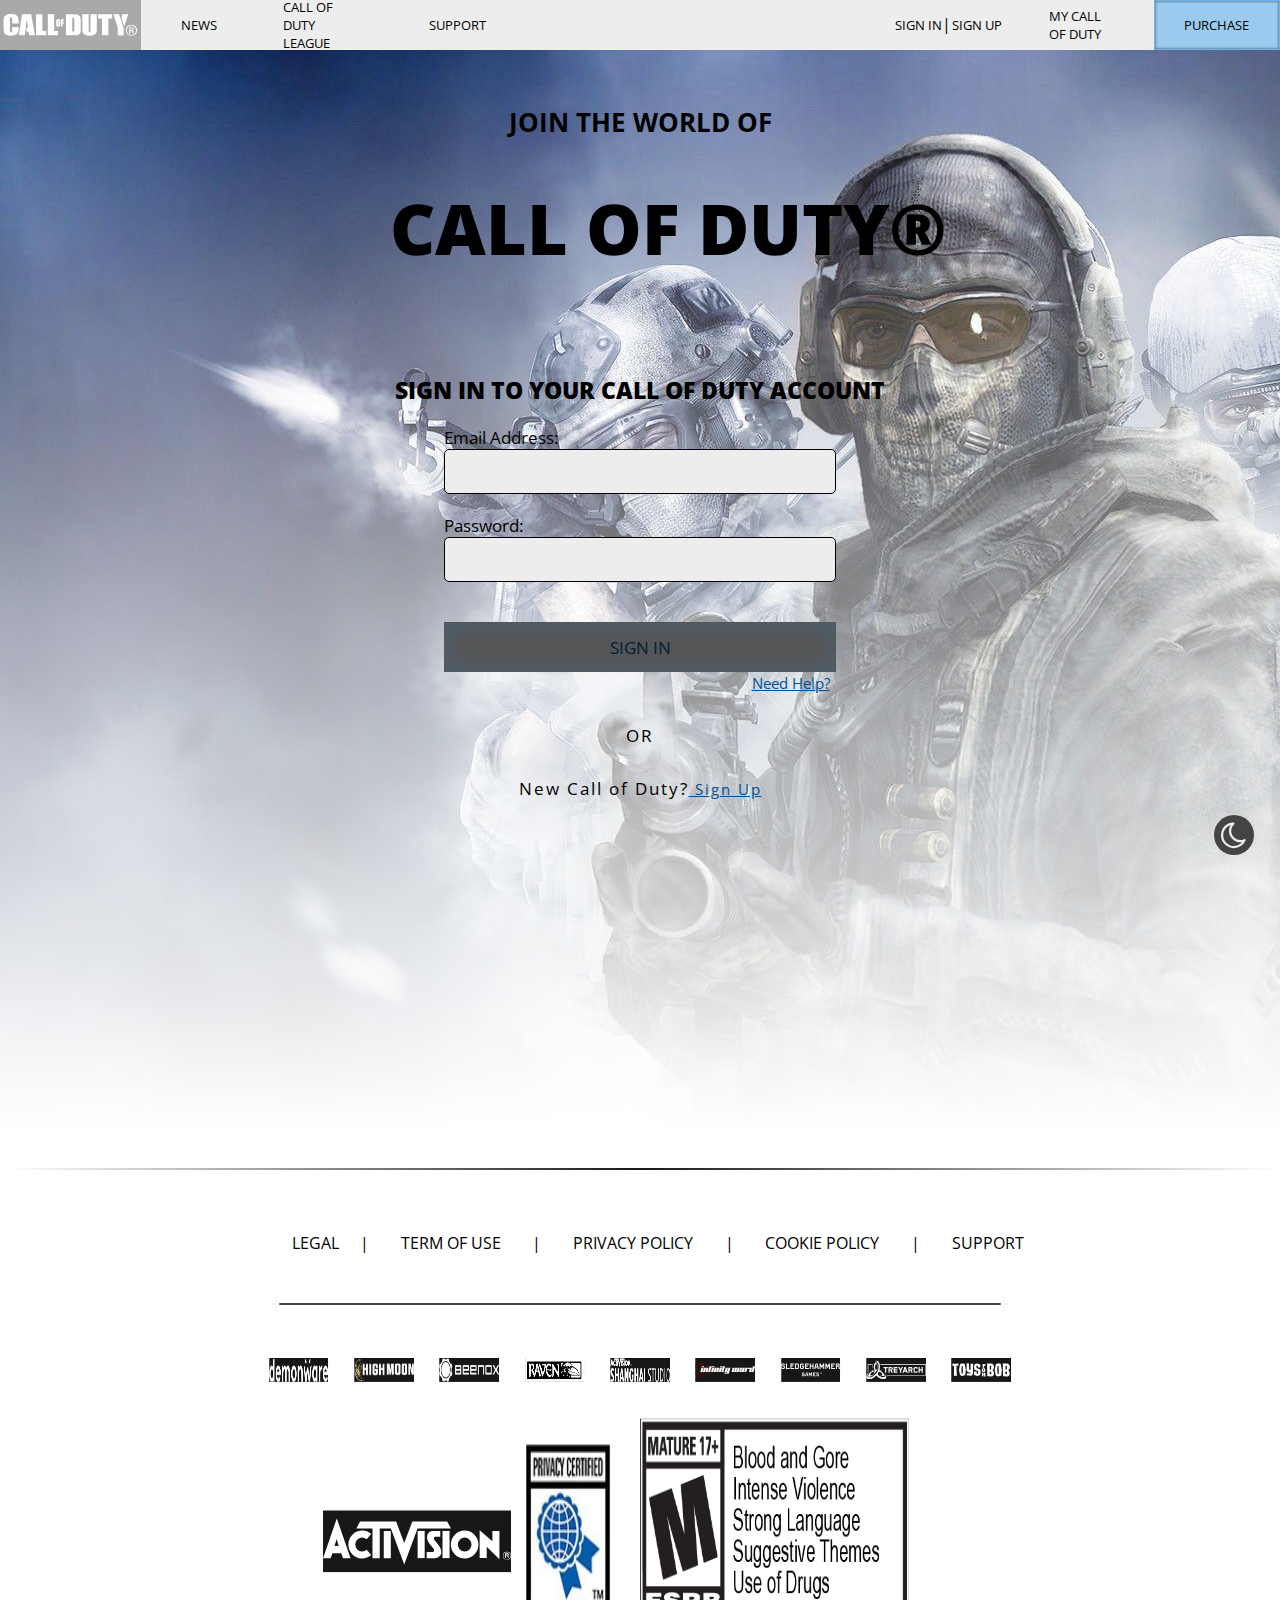
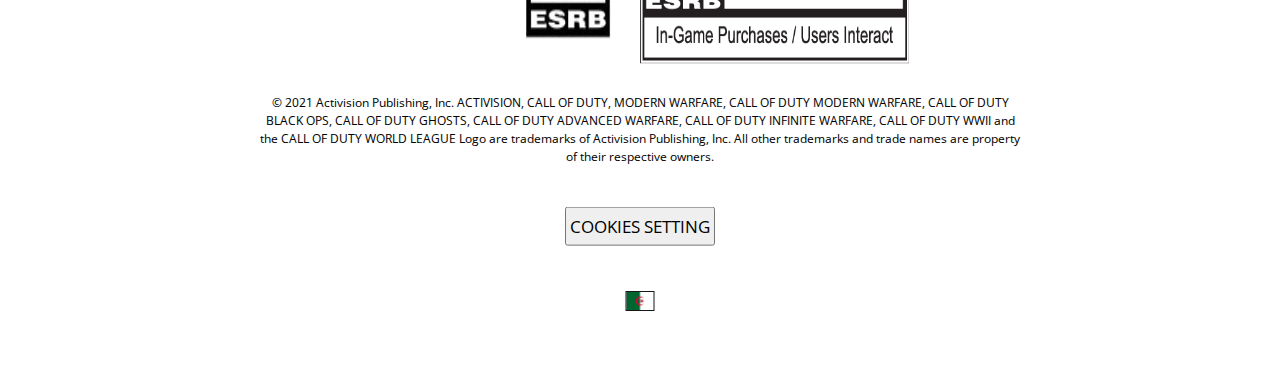
<file: light_mode/login/login_light.html>
<!DOCTYPE html>
<html lang="en">
<head>
    <meta charset="UTF-8">
    <meta http-equiv="X-UA-Compatible" content="IE=edge">
    <meta name="viewport" content="width=device-width, initial-scale=1.0">
    <link rel="stylesheet" href="login_style_light.css">
    <title>Call of Duty Log In</title>
    <link rel="stylesheet" href="https://cdnjs.cloudflare.com/ajax/libs/font-awesome/4.7.0/css/font-awesome.min.css">
    <link rel="preconnect" href="https://fonts.googleapis.com">
    <link rel="preconnect" href="https://fonts.gstatic.com" crossorigin>
    <link href="https://fonts.googleapis.com/css2?family=Open+Sans&display=swap" rel="stylesheet">
    <link rel="preconnect" href="https://fonts.googleapis.com">
    <link rel="preconnect" href="https://fonts.gstatic.com" crossorigin>
    <link href="https://fonts.googleapis.com/css2?family=Cairo:wght@600&display=swap" rel="stylesheet">
</head>
<body>
    <div class="mode"><a href="../../login/login.html"><i class="fa fa-moon-o"></i></a></div>
    <header>
        <div class="logo">
            <img class="center" src="../images/cod-logo-white.svg" alt="">
        </div>
        <nav>
            <div class="part_1">
                <div class="a1"><a class="center" href="">NEWS</a></div>
                <div class="a2"><a class="center" href="">CALL OF DUTY LEAGUE</a></div>
                <div class="a3"><a class="center" href="">SUPPORT</a></div>
            </div>
            <div class="part_2">
                <div class="in_up">
                    <a href="#">SIGN IN</a>
                    <p>|</p>
                    <a href="../sign_up/sign_up_light.html">SIGN UP</a>
                </div>
                <div class="a4"><a class="center" href="">MY CALL OF DUTY</a></div>
                <div class="a5"><a class="center" href="">PURCHASE</a></div>
            </div>
        </nav>
    </header>
    <section class="form">
        <h1>JOIN THE WORLD OF</h1>
        <p class="cod">CALL OF DUTY®</p>
        <form action="">
            <h2>SIGN IN TO YOUR CALL OF DUTY ACCOUNT</h2>
            <div class="input">
                <div class="input_1">
                    <label for="email">Email Address:</label>
                    <input type="email" name="email" id="email">
                </div>
                <div class="input_1">
                    <label for="pass">Password:</label>
                    <input type="password" name="pass" id="pass">
                </div>
                <button type="button">SIGN IN</button>
                <a href="#">Need Help?</a>
            </div>
            <p>OR</p>
            <p>New Call of Duty?<a href="../sign_up/sign_up_light.html"> Sign Up</a></p>
        </form>
    </section>
    <footer>
        <div class="parent">
             <div class="words">
                 <p class="pp">LEGAL</p>
                 <p class="spr">|</p>
                 <p>TERM OF USE</p>
                 <p class="spr">|</p>
                 <p>PRIVACY POLICY</p>
                 <p class="spr">|</p>
                 <p>COOKIE POLICY</p>
                 <p class="spr">|</p>
                 <p class="ppp">SUPPORT</p>
             </div>
             <div class="lines">
                 <span></span>
             </div>
             <div class="icons">
                 <div><img src="../images/footer/icons/demonware-logo.png" alt=""></div>
                 <div><img src="../images/footer/icons/highmoon-studios-logo.png" alt=""></div>
                 <div><img src="../images/footer/icons/logo_beenox_small.png" alt=""></div>
                 <div><img src="../images/footer/icons/raven1.png" alt=""></div>
                 <div><img src="../images/footer/icons/shanghai-studio-logo.png" alt=""></div>
                 <div><img src="../images/footer/icons/footer-logo-infinity-ward.svg" alt="" srcset=""></div>
                 <div><img src="../images/footer/icons/footer-logo-sledgehammer.svg" alt=""></div>
                 <div><img src="../images/footer/icons/footer-logo-treyarch.svg" alt=""></div>
                 <div><img src="../images/footer/icons/footer-toys-for-bob-white.svg" alt=""></div>
             </div>
             <div class="imgs">
                 <div><img src="../images/footer/footer-logo-activision.svg"></div>
                 <div><img class="img_2" src="../images/footer/esrb-privacy.jpg" class="img_2"></div>
                 <div><img class="img_3" src="../images/footer/cod-hub-esrb-en.png" class="img_3"></div>
             </div>
             <div class="txt">
                 <p>© 2021 Activision Publishing, Inc. ACTIVISION, CALL OF DUTY, MODERN WARFARE, CALL OF DUTY MODERN WARFARE, CALL OF DUTY BLACK OPS, CALL OF DUTY GHOSTS, CALL OF DUTY ADVANCED WARFARE, CALL OF DUTY INFINITE WARFARE, CALL OF DUTY WWII and the CALL OF DUTY WORLD LEAGUE Logo are trademarks of Activision Publishing, Inc. All other trademarks and trade names are property of their respective owners.</p>
             </div>
             <div class="but">
                 <button type="submit">COOKIES SETTING</button>
             </div>
             <div class="lng">
                 <a href="../ar_light/login/login_ar_light.html"></a>
             </div>
        </div>
     </footer>
</body>
</html>
</file>
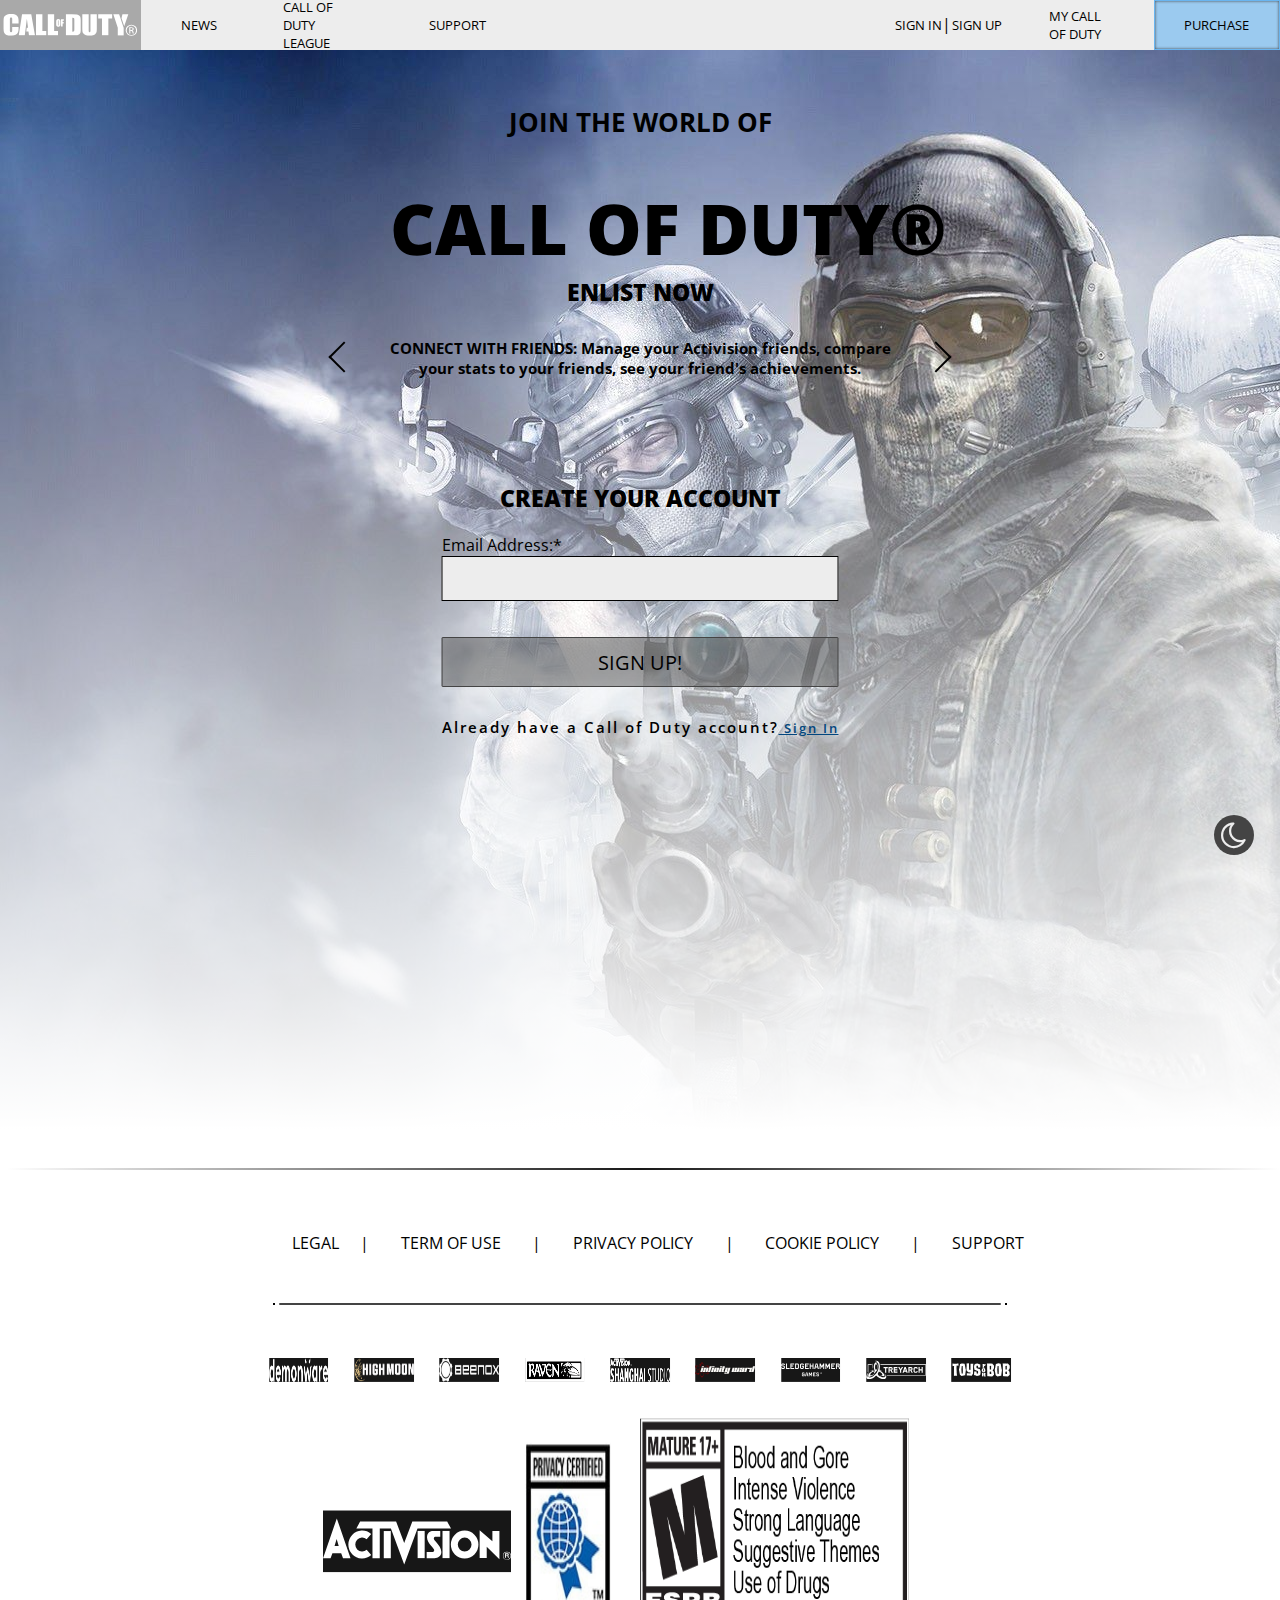
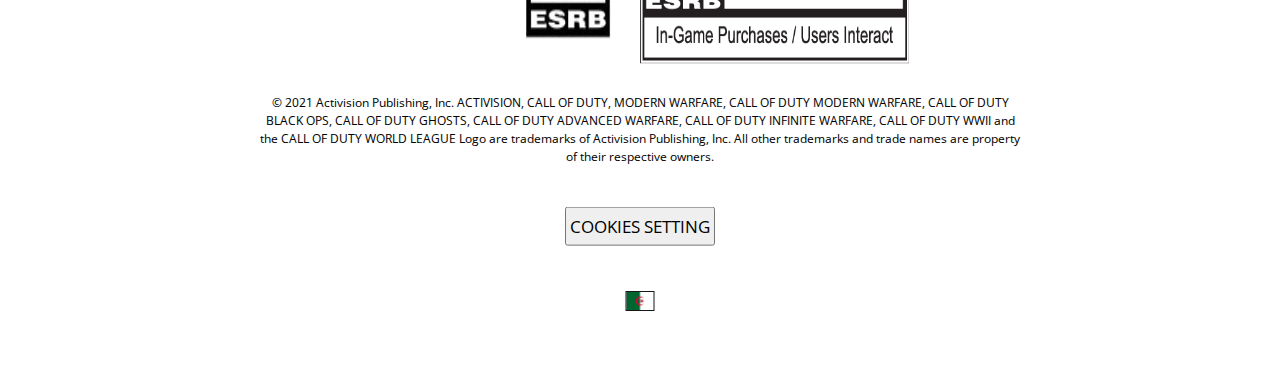
<file: light_mode/sign_up/sign_up_light.html>
<!DOCTYPE html>
<html lang="en">
<head>
    <meta charset="UTF-8">
    <meta http-equiv="X-UA-Compatible" content="IE=edge">
    <meta name="viewport" content="width=device-width, initial-scale=1.0">
    <link rel="stylesheet" href="sign_up_light.css">
    <title>Call of Duty Sign Up</title>
    <link rel="stylesheet" href="https://cdnjs.cloudflare.com/ajax/libs/font-awesome/4.7.0/css/font-awesome.min.css">
    <link rel="preconnect" href="https://fonts.googleapis.com">
    <link rel="preconnect" href="https://fonts.gstatic.com" crossorigin>
    <link href="https://fonts.googleapis.com/css2?family=Open+Sans&display=swap" rel="stylesheet">
    <link rel="preconnect" href="https://fonts.googleapis.com">
    <link rel="preconnect" href="https://fonts.gstatic.com" crossorigin>
    <link href="https://fonts.googleapis.com/css2?family=Cairo:wght@600&display=swap" rel="stylesheet">
</head>
<body>
    <div class="mode"><a href="../../sign_up/sign_up.html"><i class="fa fa-moon-o"></i></a></div>
    <header>
        <div class="logo">
            <img class="center" src="../images/cod-logo-white.svg" alt="">
        </div>
        <nav>
            <div class="part_1">
                <div class="a1"><a class="center" href="">NEWS</a></div>
                <div class="a2"><a class="center" href="">CALL OF DUTY LEAGUE</a></div>
                <div class="a3"><a class="center" href="">SUPPORT</a></div>
            </div>
            <div class="part_2">
                <div class="in_up">
                    <a href="../login/login_light.html">SIGN IN</a>
                    <p>|</p>
                    <a href="#">SIGN UP</a>
                </div>
                <div class="a4"><a class="center" href="">MY CALL OF DUTY</a></div>
                <div class="a5"><a class="center" href="">PURCHASE</a></div>
            </div>
        </nav>
    </header>
    <section class="form">
        <h1>JOIN THE WORLD OF</h1>
        <p class="cod">CALL OF DUTY®</p>
        <div class="txt">
            <h2>ENLIST NOW</h2>
            <div class="par">
                <p>CONNECT WITH FRIENDS: Manage your Activision friends, compare your stats to your friends, see your friend's achievements.</p>
            </div>
        </div>
        <form action="">
            <h3>CREATE YOUR ACCOUNT</h3>
            <div class="input">
                <div class="input_1">
                    <label for="email">Email Address:*</label>
                    <input type="email" name="email" id="email">
                </div>
                <button type="button">SIGN UP!</button>
            </div>
            <p>Already have a Call of Duty account?<a href="../login/login_light.html"> Sign In</a></p>
        </form>
    </section>
    <footer>
        <div class="parent">
             <div class="words">
                 <p class="pp">LEGAL</p>
                 <p class="spr">|</p>
                 <p>TERM OF USE</p>
                 <p class="spr">|</p>
                 <p>PRIVACY POLICY</p>
                 <p class="spr">|</p>
                 <p>COOKIE POLICY</p>
                 <p class="spr">|</p>
                 <p class="ppp">SUPPORT</p>
             </div>
             <div class="lines">
                 <span></span>
             </div>
             <div class="icons">
                 <div><img src="../images/footer/icons/demonware-logo.png" alt=""></div>
                 <div><img src="../images/footer/icons/highmoon-studios-logo.png" alt=""></div>
                 <div><img src="../images/footer/icons/logo_beenox_small.png" alt=""></div>
                 <div><img src="../images/footer/icons/raven1.png" alt=""></div>
                 <div><img src="../images/footer/icons/shanghai-studio-logo.png" alt=""></div>
                 <div><img src="../images/footer/icons/footer-logo-infinity-ward.svg" alt="" srcset=""></div>
                 <div><img src="../images/footer/icons/footer-logo-sledgehammer.svg" alt=""></div>
                 <div><img src="../images/footer/icons/footer-logo-treyarch.svg" alt=""></div>
                 <div><img src="../images/footer/icons/footer-toys-for-bob-white.svg" alt=""></div>
             </div>
             <div class="imgs">
                 <div><img src="../images/footer/footer-logo-activision.svg"></div>
                 <div><img class="img_2" src="../images/footer/esrb-privacy.jpg" class="img_2"></div>
                 <div><img class="img_3" src="../images/footer/cod-hub-esrb-en.png" class="img_3"></div>
             </div>
             <div class="text">
                 <p>© 2021 Activision Publishing, Inc. ACTIVISION, CALL OF DUTY, MODERN WARFARE, CALL OF DUTY MODERN WARFARE, CALL OF DUTY BLACK OPS, CALL OF DUTY GHOSTS, CALL OF DUTY ADVANCED WARFARE, CALL OF DUTY INFINITE WARFARE, CALL OF DUTY WWII and the CALL OF DUTY WORLD LEAGUE Logo are trademarks of Activision Publishing, Inc. All other trademarks and trade names are property of their respective owners.</p>
             </div>
             <div class="but">
                 <button type="submit">COOKIES SETTING</button>
             </div>
             <div class="lng">
                 <a href="../ar_light/sign_up/sign_up_ar_light.html"></a>
             </div>
        </div>
     </footer>
</body>
</html>
</file>
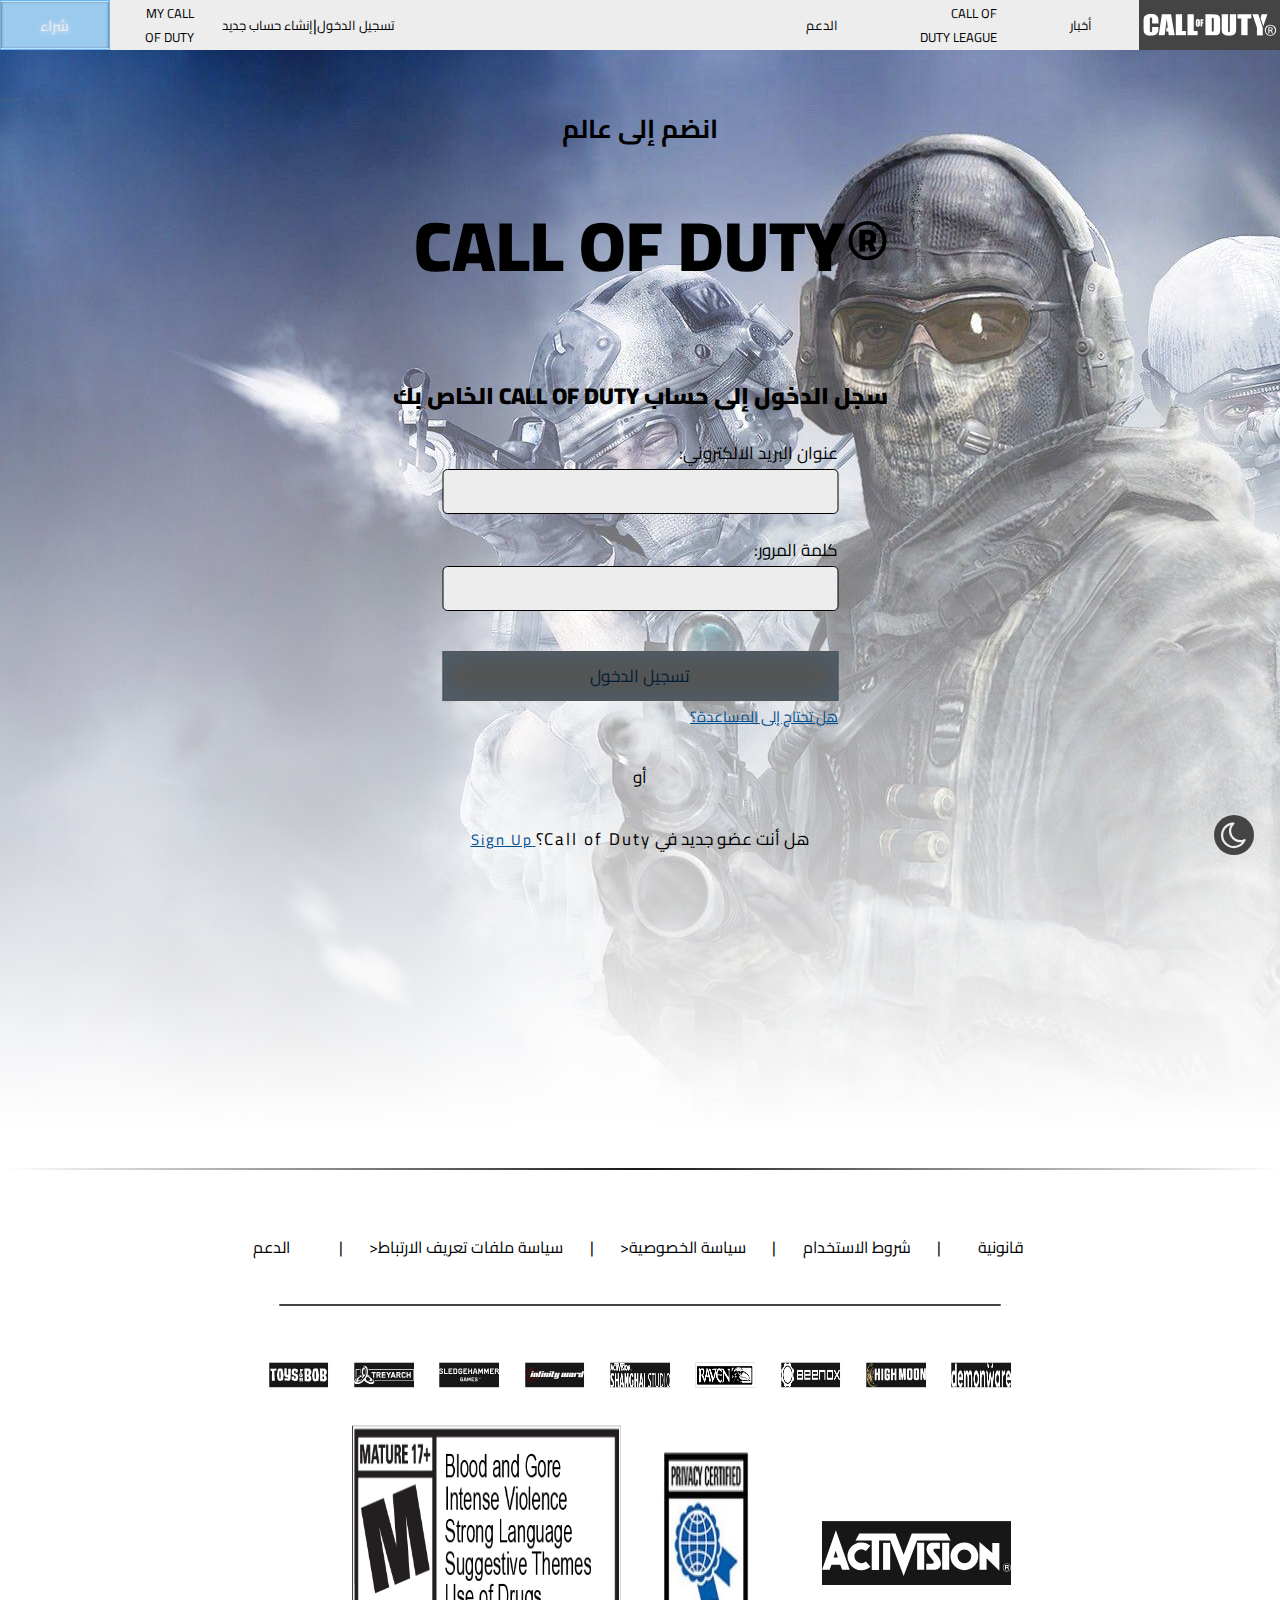
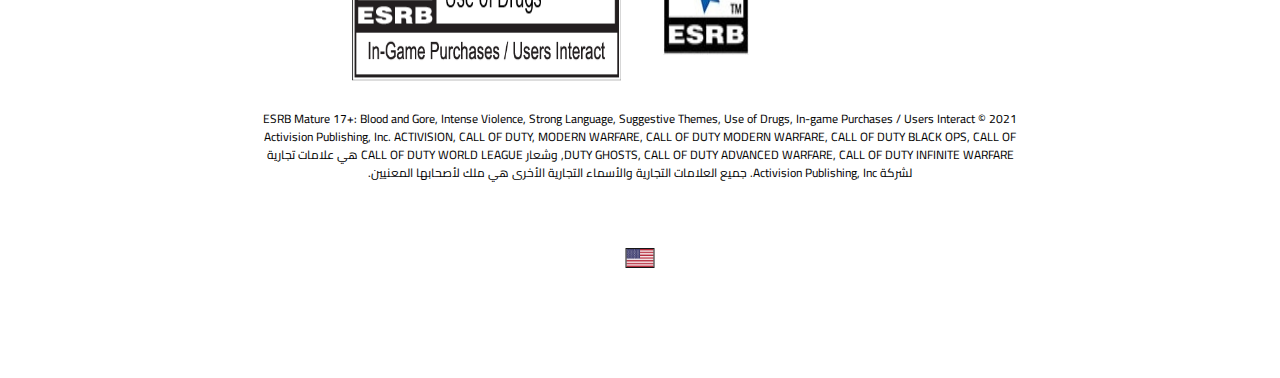
<file: light_mode/ar_light/login/login_ar_light.html>
<!DOCTYPE html>
<html lang="ar">
<head>
    <meta charset="UTF-8">
    <meta http-equiv="X-UA-Compatible" content="IE=edge">
    <meta name="viewport" content="width=device-width, initial-scale=1.0">
    <link rel="stylesheet" href="login_ar_style_light.css">
    <title>Call of Duty Log In</title>
    <link rel="preconnect" href="https://fonts.googleapis.com">
    <link rel="stylesheet" href="https://cdnjs.cloudflare.com/ajax/libs/font-awesome/4.7.0/css/font-awesome.min.css">
    <link rel="preconnect" href="https://fonts.gstatic.com" crossorigin>
    <link href="https://fonts.googleapis.com/css2?family=Open+Sans&display=swap" rel="stylesheet">
    <link rel="preconnect" href="https://fonts.googleapis.com">
    <link rel="preconnect" href="https://fonts.gstatic.com" crossorigin>
    <link href="https://fonts.googleapis.com/css2?family=Cairo:wght@600&display=swap" rel="stylesheet">
</head>
<body>
    <div class="mode"><a href="../../../ar/login/login_ar.html"><i class="fa fa-moon-o"></i></a></div>
    <header>
        <div class="logo">
            <img class="center" src="../../images/cod-logo-white.svg" alt="">
        </div>
        <nav>
            <div class="part_1">
                <div class="a1"><a class="center" href="">أخبار</a></div>
                <div class="a2"><a class="center" href="">CALL OF DUTY LEAGUE</a></div>
                <div class="a3"><a class="center" href="">الدعم</a></div>
            </div>
            <div class="part_2">
                <div class="in_up">
                    <a href="#">تسجيل الدخول</a>
                    <p>|</p>
                    <a href="../sign_up/sign_up_ar_light.html">إنشاء حساب جديد</a>
                </div>
                <div class="a4"><a class="center" href="">MY CALL OF DUTY</a></div>
                <div class="a5"><a class="center" href="">شراء</a></div>
            </div>
        </nav>
    </header>
    <section class="form">
        <h1>انضم إلى عالم</h1>
        <p class="cod">®CALL OF DUTY</p>
        <form action="">
            <h2>سجل الدخول إلى حساب CALL OF DUTY الخاص بك</h2>
            <div class="input">
                <div class="input_1">
                    <label for="email">عنوان البريد الالكتروني:</label>
                    <input type="email" name="email" id="email">
                </div>
                <div class="input_1">
                    <label for="pass"a>كلمة المرور:</label>
                    <input type="password" name="pass" id="pass">
                </div>
                <button type="button">تسجيل الدخول</button>
                <a href="#">هل تحتاج إلى المساعدة؟</a>
            </div>
            <p>أو</p>
            <p>هل أنت عضو جديد في Call of Duty؟<a href="../sign_up/sign_up_light.html"> Sign Up</a></p>
        </form>
    </section>
    <footer>
        <div class="parent">
             <div class="words">
                 <p class="pp">قانونية</p>
                 <p class="spr">|</p>
                 <p>شروط الاستخدام</p>
                 <p class="spr">|</p>
                 <p>سياسة الخصوصية<</p>
                 <p class="spr">|</p>
                 <p>سياسة ملفات تعريف الارتباط<</p>
                 <p class="spr">|</p>
                 <p class="ppp">الدعم</p>
             </div>
             <div class="lines">
                 <span></span>
             </div>
             <div class="icons">
                 <div><img src="../../images/footer/icons/demonware-logo.png" alt=""></div>
                 <div><img src="../../images/footer/icons/highmoon-studios-logo.png" alt=""></div>
                 <div><img src="../../images/footer/icons/logo_beenox_small.png" alt=""></div>
                 <div><img src="../../images/footer/icons/raven1.png" alt=""></div>
                 <div><img src="../../images/footer/icons/shanghai-studio-logo.png" alt=""></div>
                 <div><img src="../../images/footer/icons/footer-logo-infinity-ward.svg" alt="" srcset=""></div>
                 <div><img src="../../images/footer/icons/footer-logo-sledgehammer.svg" alt=""></div>
                 <div><img src="../../images/footer/icons/footer-logo-treyarch.svg" alt=""></div>
                 <div><img src="../../images/footer/icons/footer-toys-for-bob-white.svg" alt=""></div>
             </div>
             <div class="imgs">
                 <div><img src="../../images/footer/footer-logo-activision.svg"></div>
                 <div><img class="img_2" src="../../images/footer/esrb-privacy.jpg" class="img_2"></div>
                 <div><img class="img_3" src="../../images/footer/cod-hub-esrb-en.png" class="img_3"></div>
             </div>
             <div class="txt">
                 <p>ESRB Mature 17+: Blood and Gore, Intense Violence, Strong Language, Suggestive Themes, Use of Drugs, In-game Purchases / Users Interact
                    © 2021 Activision Publishing, Inc. ACTIVISION, CALL OF DUTY, MODERN WARFARE, CALL OF DUTY MODERN WARFARE, CALL OF DUTY BLACK OPS, CALL OF DUTY GHOSTS, CALL OF DUTY ADVANCED WARFARE, CALL OF DUTY INFINITE WARFARE, وشعار CALL OF DUTY WORLD LEAGUE هي علامات تجارية لشركة Activision Publishing, Inc. جميع العلامات التجارية والأسماء التجارية الأخرى هي ملك لأصحابها المعنيين.</p>
             </div>
             <div class="lng">
                 <a href="../../login/login_light.html"></a>
             </div>
        </div>
     </footer>
</body>
</html>
</file>
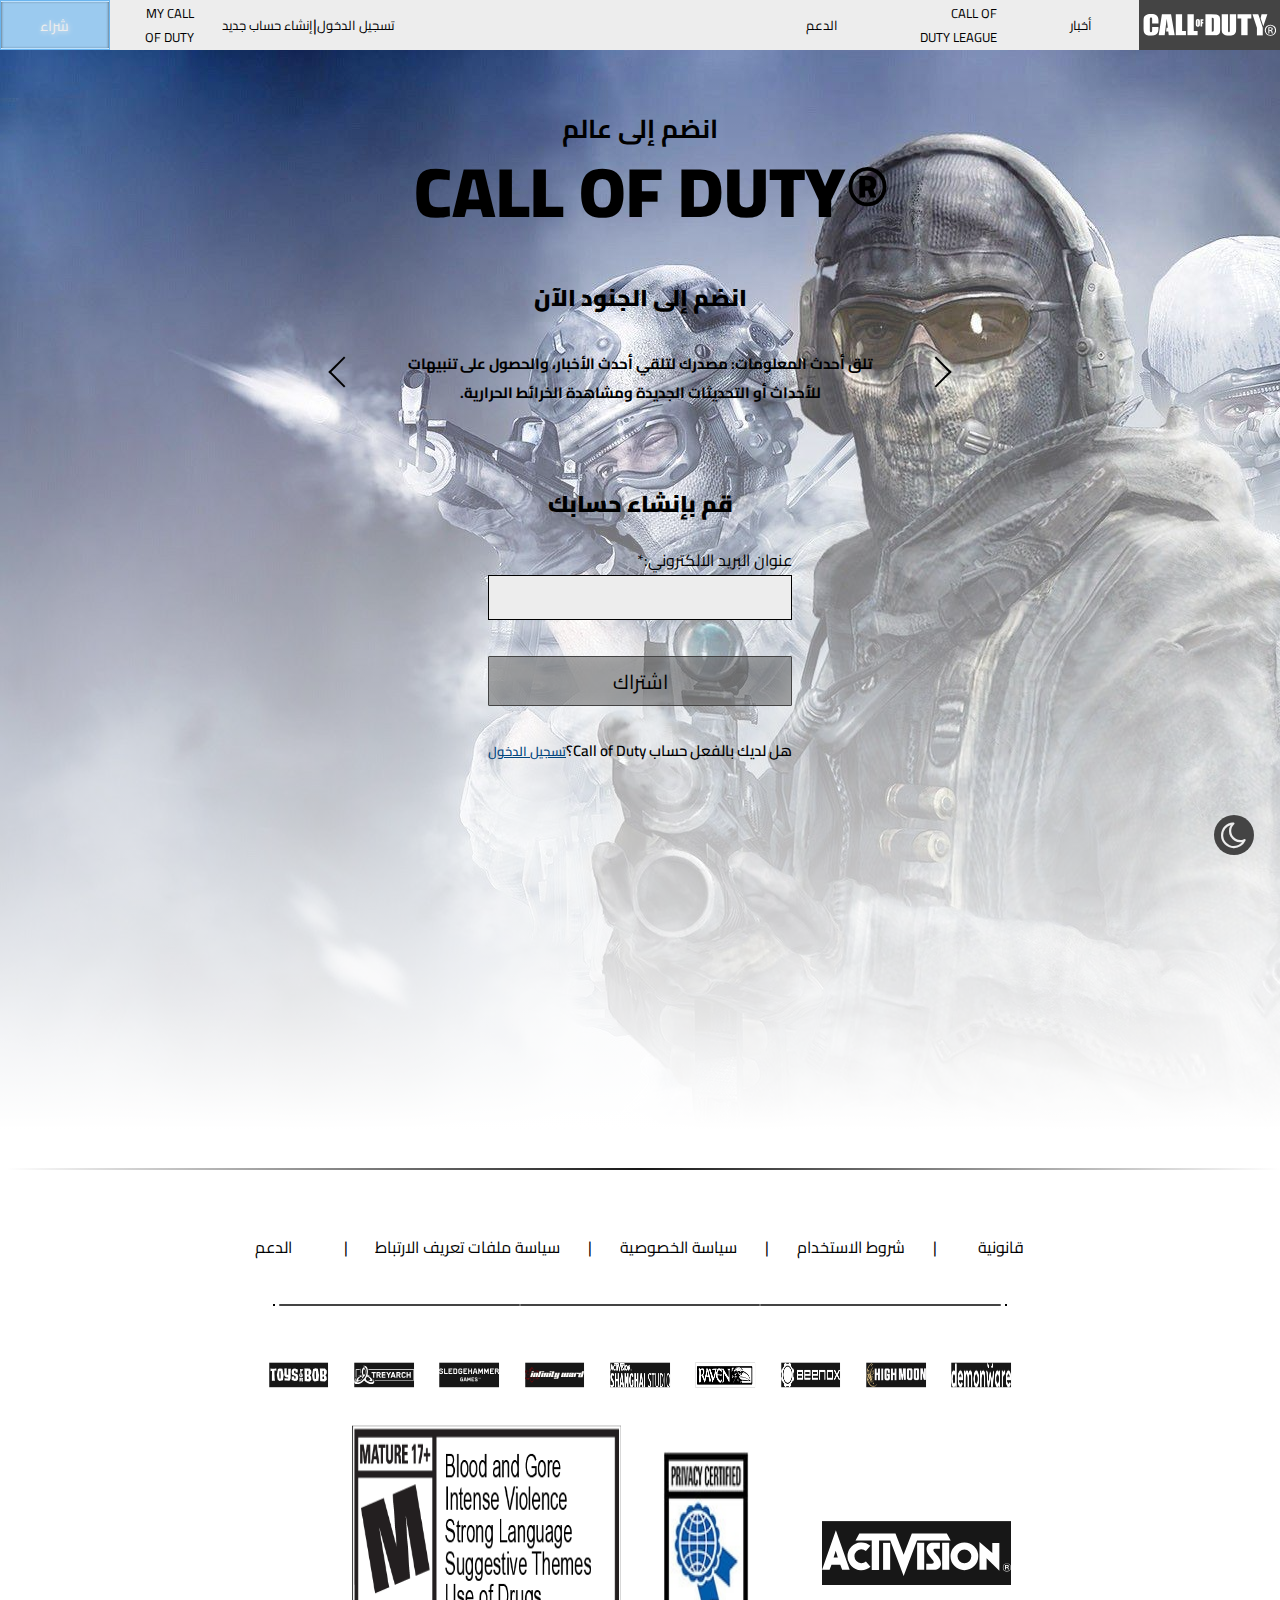
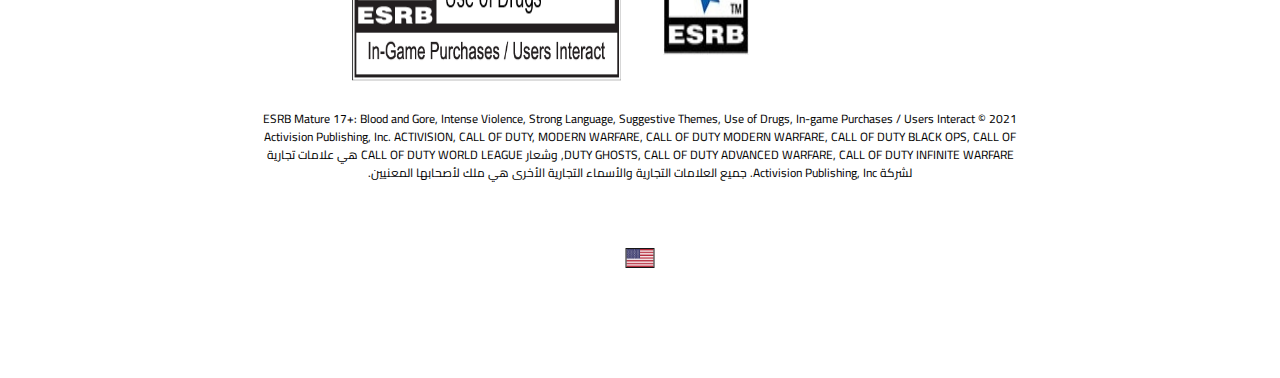
<file: light_mode/ar_light/sign_up/sign_up_ar_light.html>
<!DOCTYPE html>
<html lang="ar">
<head>
    <meta charset="UTF-8">
    <meta http-equiv="X-UA-Compatible" content="IE=edge">
    <meta name="viewport" content="width=device-width, initial-scale=1.0">
    <link rel="stylesheet" href="sign_up_ar_light.css">
    <title>Call of Duty Sign Up</title>
    <link rel="preconnect" href="https://fonts.googleapis.com">
    <link rel="stylesheet" href="https://cdnjs.cloudflare.com/ajax/libs/font-awesome/4.7.0/css/font-awesome.min.css">
    <link rel="preconnect" href="https://fonts.gstatic.com" crossorigin>
    <link href="https://fonts.googleapis.com/css2?family=Open+Sans&display=swap" rel="stylesheet">
    <link rel="preconnect" href="https://fonts.googleapis.com">
    <link rel="preconnect" href="https://fonts.gstatic.com" crossorigin>
    <link href="https://fonts.googleapis.com/css2?family=Cairo:wght@600&display=swap" rel="stylesheet">
</head>
<body>
    <div class="mode"><a href="../../../ar/sign_up/sign_up_ar.html"><i class="fa fa-moon-o"></i></a></div>
    <header>
        <div class="logo">
            <img class="center" src="../../images/cod-logo-white.svg" alt="">
        </div>
        <nav>
            <div class="part_1">
                <div class="a1"><a class="center" href="">أخبار</a></div>
                <div class="a2"><a class="center" href="">CALL OF DUTY LEAGUE</a></div>
                <div class="a3"><a class="center" href="">الدعم</a></div>
            </div>
            <div class="part_2">
                <div class="in_up">
                    <a target="_blank" href="../login/login_ar_light.html">تسجيل الدخول</a>
                    <p>|</p>
                    <a href="../sign_up/sign_up_ar_light.html">إنشاء حساب جديد</a>
                </div>
                <div class="a4"><a class="center" href="">MY CALL OF DUTY</a></div>
                <div class="a5"><a class="center" href="">شراء</a></div>
            </div>
        </nav>
    </header>
    <section class="form">
        <h1>انضم إلى عالم</h1>
        <p class="cod">®CALL OF DUTY</p>
        <div class="txt">
            <h2>انضم إلى الجنود الآن</h2>
            <div class="par">
                <p>تلق أحدث المعلومات: مصدرك لتلقي أحدث الأخبار، والحصول على تنبيهات للأحداث أو التحديثات الجديدة ومشاهدة الخرائط الحرارية.</p>
            </div>
        </div>
        <form action="">
            <h3>قم بإنشاء حسابك</h3>
            <div class="input">
                <div class="input_1">
                    <label for="email">عنوان البريد الالكتروني:*</label>
                    <input type="email" name="email" id="email">
                </div>
                <button type="button">اشتراك</button>
            </div>
            <p>هل لديك بالفعل حساب Call of Duty؟<a target="_blank" href="../login/login.html">تسجيل الدخول</a></p>
        </form>
    </section>
    <footer>
        <div class="parent">
             <div class="words">
                 <p class="pp">قانونية</p>
                 <p class="spr">|</p>
                 <p>شروط الاستخدام</p>
                 <p class="spr">|</p>
                 <p>سياسة الخصوصية</p>
                 <p class="spr">|</p>
                 <p>سياسة ملفات تعريف الارتباط</p>
                 <p class="spr">|</p>
                 <p class="ppp">الدعم</p>
             </div>
             <div class="lines">
                 <span></span>
                 <span class="spn"></span>
                 <span></span>
             </div>
             <div class="icons">
                 <div><img src="../../images/footer/icons/demonware-logo.png" alt=""></div>
                 <div><img src="../../images/footer/icons/highmoon-studios-logo.png" alt=""></div>
                 <div><img src="../../images/footer/icons/logo_beenox_small.png" alt=""></div>
                 <div><img src="../../images/footer/icons/raven1.png" alt=""></div>
                 <div><img src="../../images/footer/icons/shanghai-studio-logo.png" alt=""></div>
                 <div><img src="../../images/footer/icons/footer-logo-infinity-ward.svg" alt="" srcset=""></div>
                 <div><img src="../../images/footer/icons/footer-logo-sledgehammer.svg" alt=""></div>
                 <div><img src="../../images/footer/icons/footer-logo-treyarch.svg" alt=""></div>
                 <div><img src="../../images/footer/icons/footer-toys-for-bob-white.svg" alt=""></div>
             </div>
             <div class="imgs">
                 <div><img src="../../images/footer/footer-logo-activision.svg"></div>
                 <div><img class="esrb img_2" src="../../images/footer/esrb-privacy.jpg" class="img_2"></div>
                 <div><img class="cod img_3" src="../../images/footer/cod-hub-esrb-en.png" class="img_3"></div>
             </div>
             <div class="text">
                 <p>ESRB Mature 17+: Blood and Gore, Intense Violence, Strong Language, Suggestive Themes, Use of Drugs, In-game Purchases / Users Interact
                     © 2021 Activision Publishing, Inc. ACTIVISION, CALL OF DUTY, MODERN WARFARE, CALL OF DUTY MODERN WARFARE, CALL OF DUTY BLACK OPS, CALL OF DUTY GHOSTS, CALL OF DUTY ADVANCED WARFARE, CALL OF DUTY INFINITE WARFARE, وشعار CALL OF DUTY WORLD LEAGUE هي علامات تجارية لشركة Activision Publishing, Inc. جميع العلامات التجارية والأسماء التجارية الأخرى هي ملك لأصحابها المعنيين.</p>
             </div>
             <div class="lng">
                 <a href="../../sign_up/sign_up_light.html"></a>
             </div>
        </div>
     </footer>
</body>
</html>
</file>
<file: style.css>
*{
    margin: 0;
    padding: 0;
    box-sizing: border-box;
    font-family: 'Open Sans', sans-serif;
    /* font-family: 'Cairo', sans-serif; */
}
body{
    background-color: #000;
}
:root{
    --color: #171717;
    --text-color-1: #595858;
    --text-color-2: #ededed;
}
::-webkit-scrollbar {
    width: 7px;
    margin-left: 5px;
}

/* Track */
::-webkit-scrollbar-track {
  background: var(--color);
  border-radius: 3px;
}

/* Handle */
::-webkit-scrollbar-thumb {
  background: #888;
  border-radius: 3px;
}

/* Handle on hover */
::-webkit-scrollbar-thumb:hover {
  background: #555;
}
.mode{
    position: fixed;
    bottom: 5%;
    right: 2%;
    background-color: #444444;
    height: 40px;
    width: 40px;
    border-radius: 50%;
    z-index: 1000;
    display: flex;
}
.mode a{
    width: 100%;
    height: 100%;
    color: #ededed;
    position: relative;
}
.mode a .fa{
    position: absolute;
    top: 50%;
    left: 50%;
    transform: translate(-50%, -50%);
    font-size: 30px;
}
/*  header  */
header{
    height: 50px;
    width: 100%;
    position: sticky;
    top: 0%;
    background-color: var(--color);
    display: grid;
    grid-template-columns: repeat(20 , 1fr) repeat(4, 70px) 10px  60px 40px 40px 1px 1fr 1fr;
    transition: 1s;
    z-index: 5;
    grid-template-areas: "logo logo logo  g g g g n n e e e e s s . . . . . . . ls ls . c c c . p p";
}
.l1{
    grid-area: n;
}
.l2{
    grid-area: s;
}
.l3{
   grid-area: c;
}
.n2{
    grid-area: e;
}
.logo{
    background-color: var(--color);
    height: 50px;
    width: 120px;
    cursor: pointer;
    position: relative;
    grid-area: logo;
}
.logo:hover{
   background-color: rgb(68 68 68 / 40%);
}
.layer_1{
    height: 35%;
    position: absolute;
    top: 50%;
    left: 50%;
    transform: translate(-50%, -50%);
    padding: 0 0 0 10px;
}
.nav .nav-1{
    position: relative;
    cursor: pointer;
    height: 50px;
}
.nav .nav-1 .a{
    color: var(--text-color-1);
    font-size: 14px;
    font-weight: bold;
    position: absolute;
    top: 50%;
    left: 30%;
    transform: translate(-50% , -50%);
    transition: 1s;
}
.icon{
    color: var(--text-color-1);
    position: absolute;
    top: 35%;
    left: 50%;
    padding-left: 6px;
    transition: 1s;
}
.icon-1{
    color: var(--text-color-1);
    position: absolute;
    top: 35%;
    left: 55%;
    padding-left: 9px;
    transition: 1s;
}
.nav ul{
    position: relative;
    background-color: var(--color);
    width: 200px;
    list-style: none;
    display: none;
    transition: 1s;
}
.nav ul li:not(:last-child){
    border-bottom: 2px solid #444444 ;
}
.nav ul li a{
    color: var(--text-color-1);
    font-size: 13px;
    padding-left: 10px;
    transition: 1s;
}
.nav ul li{
    padding: 5% 7%;
}
a{
    text-decoration: none;
}
.nav{
    display: flex;
    flex-direction: column-reverse;
    height: 50px;
    transition: 1s;
}
.n1{
    grid-area: g;
}
.nav:hover{
    height: auto;
}
.nav:hover > ul
{
    display: block;
}
.nav:hover .icon,
.nav ul:hover + .nav-1 .icon{
    transform: rotate(180deg);
    left: 53%;
    color: white;
    text-shadow: 0 0 0 3px white;
}
.nav:hover .icon-1,
.nav ul:hover + .nav-1 .icon-1{
    transform: rotate(180deg);
    left: 52%;
    color: white;
    text-shadow: 0 0 0 3px white;
    transform-origin: 50%;
}
.nav:hover .nav-1{
    background-color: rgb(68 68 68 / 40%);
}
.nav .nav-1:hover .a,
.nav ul:hover + .nav-1 .a
{
    left: 25%;
    color: white;
    text-shadow: 1px 1px 5px white;
}
.nav ul li a:hover{
    font-size: 15px;
    color: white;
    text-shadow: 1px 1px 5px white;
}

.a2{
    position: relative;
    height: 50px;
    width: fit-content;
    white-space: nowrap;
    cursor: pointer;
}
.a2 a{
    top: 50%;
    left: 0%;
    position: absolute;
    transform: translateY(-50%);
    color: var(--text-color-1);
    font-size: 14px;
    font-weight: bold;
}
.a2:hover > a{
    color: white;
    text-shadow: 1px 1px 5px white;
}
.a3{
    display: flex;
    flex-direction: row;
    justify-content: space-around;
    grid-area: ls;
    position: relative;
    height: 50px;
}
.a3 .a2{
    flex-basis: 48%;
    white-space: nowrap;
}
.a3::after{
    content: "";
    background-color: var(--text-color-1);
    height: 17px;
    width: 2px;
    position: absolute;
    top: 50%;
    left: 43.5%;
    transition: 1s;
    transform: translate(-50%,-50%);
}
.l3:hover{
    width: 100%;
    background-color: rgb(68 68 68 / 40%);
}
.l4{
    height: 50px;
    white-space: nowrap;
    cursor: pointer;
    grid-area: p;
    position: relative;
    background-color: rgb(237, 237, 72, 40%);
    border: 1px solid rgb(237, 237, 72, 40%);
}
.l4::after{
    content: "";
    background-color: rgb(237, 237, 72);
    height: 1px;
    width: 0%;
    position: absolute;
    top: -1%;
    transition: 1s;
    box-shadow: 0 0 3px 0 white inset;
}
.l4::before{
    content: "";
    background-color: rgb(237, 237, 72);
    height: 1px;
    width: 0%;
    position: absolute;
    bottom: 0%;
    transition: 1s;
    box-shadow: 0 0 3px 0 white inset;
}
.l4 a{
    top: 50%;
    left: 10%;
    position: absolute;
    transform: translateY(-50%);
    color: white;
    font-size: 13px;
    font-weight: bold;
}
.l4:hover{
    text-shadow: 1px 1px 5px white;
}
.l4:hover::after,
.l4:hover::before{
    width: 100%;
}
header:hover + .home{
    z-index: -1;
}
/* home */
.home{
    height: calc(100vh - 80px);
    background-image: linear-gradient(to top, var(--color) 3%, rgba(18, 18, 19, 0.7), rgba(4, 9, 30, 0.3)), url(images/391154.jpg);
    background-size: cover;
    background-position: center center;
    margin: auto;
    text-align: center;
    position: relative;
}
.text{
    display: flex;
    position: relative;
    flex-direction: row;
    top: 60%;
    left: 1%;
    width: 70%;
}
.title{
    flex-basis: 55%;
    position: relative;
}
.title-1{
    position: absolute;
    top: 50%;
    transform: translate(-50% , -50%);
}
.t{
    flex-basis: 45%;
    text-align: start;
    padding-left: 10px;
    font-size: 19px;
    color: var(--text-color-2);
    text-shadow: 3px 0 0 var(--color) ,1px 1px 5px white;
}
.btn{
    position: absolute;
    bottom: 3%;
    width: 190px;
    height: 60px;
    left: 50%;
    color: var(--text-color-2);
    background-color: transparent;
    transform: translateX(-50%);
    border: 2px solid black;
    font-size: 23px;
    text-shadow: 3px 1px 0 var(--color);
    cursor: pointer;
    transition: 1s;
}
.btn::before{
    content: "";
    width: 0;
    height: 56px;
    background-color: var(--text-color-2);
    position: absolute;
    top: 0;
    left: 0;
    transition: 1s;
    z-index: -1;
}
.btn:hover::before{
    width: 186px;
}
.btn:hover{
    color: var(--color);
    text-shadow: 1px 1px 5px white;
    font-size: 24px;
    box-shadow: 0 0 3px 0 white;
}
/*   galery  */
.galery{
    width: 100%;
    display: flex;
    flex-direction: row;
    height: 100vh;
}
.main{
    flex-basis: 68%;
    display: flex;
    flex-direction: row;
    flex-wrap: wrap;
}
.col{
    flex-basis: 50%;
    height: calc(100vh / 2);
    position: relative;
    background-image: linear-gradient(to top,var(--color) 20%),url(images/391154.jpg);
    cursor: pointer;
}
.images{
    width: 100%;
    height: 100%;
    z-index: -1;
    transition: 2s;
}
.col_p{
    font-size: 18px;
    color: var(--text-color-2);
    text-shadow: 1px 1px 5px white;
    position: absolute;
    bottom: 0%;
    left: 50%;
    width: 100%;
    height: 300px;
    text-align: center;
    transform: translateX(-50%);
    background-image: linear-gradient(to top , var(--color) 20%, transparent);
}
.col_p p{
    position: relative;
    top: 83%;
    text-transform: uppercase;
    transform: translateY(-50%);
    transition: 2s;
    letter-spacing: 2px;
}
.col:hover .images{
    filter: blur(3px);
}
.col:hover .col_p p{
    top: 50%;
}
/* aside */
aside{
    flex-basis: 32%;
    padding: 40px 40px 0 40px;
}
aside p{
    font-size: 18px;
    color: var(--text-color-2);
    font-weight: 200;
    margin-bottom: 10px;
}
.column{
    margin-top: 30px;
    height: 70%;
    overflow: auto;
}
.row{
    display: flex;
    flex-direction: row;
    justify-content: space-between;
    margin-top: 10px;
    cursor: pointer;
    align-items: center;
}
.column .row img{
    flex-basis: 57%;
    border: 1px solid var(--color);
    height: 100px;
}
.column .row p{
    width: 40%;
    white-space: wrap;
    font-size: 16px;
    color: var(--color);
    transition: 1s;
}
.row:hover p{
    color: var(--text-color-2);
}
aside button{
    margin: 15px auto;
    position: relative;
    left: 50%;
    transform: translateX(-50%);
    width: 130px;
    height: 50px;
    border-radius: 1px;
    color: var(--color);
    background-color: var(--text-color-2);
    border: 1px solid black;
    font-size: 19px;
    cursor: pointer;
    transition: 1s;
}
aside button::before{
    content: "";
    width: 0;
    height: 48px;
    background-color: var(--color);
    position: absolute;
    top: 0;
    left: 0;
    transition: 1s;
    z-index: -1;
}
aside button:hover::before{
    width: 128px;
}
aside button:hover{
    color: var(--text-color-2);
    text-shadow: 1px 1px 5px white;
    box-shadow: 0 0 3px 0 white;
}
/*   game   */
.game{
    width: 100%;
    height: 90vh;
    background-color: #000;
    position: relative;
    display: block;
}
.game h3{
    color: var(--text-color-2);
    position: absolute;
    top: 10%;
    left: 50%;
    font-size: 25px;
    font-weight: 100;
    letter-spacing: 5px;
    transform: translateX(-50%);
}
.col_g{
    display: flex;
    width: 80%;
    position: absolute;
    top: 50%;
    left: 50%;
    height: 70%;
    transform: translate(-50%, -50%);
    margin-top: 3%;
    flex-direction: row;
    flex-wrap: wrap;
    align-content: space-between;
    justify-content: space-between;
}
.col_g a{
    flex-basis: calc(97% / 4);
    height: 69%;
    border: 1px solid var(--text-color-2);
    color: var(--text-color-2);
    text-align: center;
    font-size: 19px;
    padding-top: 20%;
    transition: 2s;
}
.col_g .last {
    flex-basis: 49.5%;
    height: 29%;
    padding-top: 2%;
    padding-left: 38%;
}
.g1{
    background-size: cover;
    background-image: linear-gradient(to top , var(--color) 5% ,transparent) , url(images/game/images.jpg);
}
.g2{
    background-size: cover;
    background-image: linear-gradient(to top , var(--color) 5% ,transparent) , url(images/game/601ec181e1abc6.23825060.jpg);
}
.g3{
    background-size: cover;
    background-image: linear-gradient(to top , var(--color) 5% ,transparent) , url(images/game/Call-of-Duty-Modern-Warfare-3-PC-Game-Steam-Digital-Download_480x660_crop_center.jpg);
}
.g4{
    background-size: cover;
    background-image: linear-gradient(to top , var(--color) 5% ,transparent) , url(images/game/71Gyj1y8-GL._AC_SL1500_.jpg);
}
.last{
    background-image: url(images/391154.jpg);
    background-size: 78%;
    background-repeat: no-repeat;
}
.col_g a:hover{
    padding-top: 10%;
    background: linear-gradient(to top , var(--color) 40% ,transparent) ;
}
.col_g .last:hover{
    padding-top: 3.5%;
    padding-left: 0%;
}
/*   sign up   */
.sign_up{
    margin-top: 100px;
    width: 100%;
    position: relative;
    color: white;
    height: 40vh;
}
.sign_up::before{
    content: "";
    height: 2px;
    background: linear-gradient(to right , #000 0% , #171717 2%, #a0b6ed 60%, #000 );
    width: 100%;
    position: absolute;
}
.sign_up::after{
    content: "";
    height: 2px;
    background: linear-gradient(to right , #000 0% , #171717 2%, #a0b6ed 60%, #000 );
    width: 100%;
    position: absolute;
    bottom: 0%;
    box-shadow: 0 5px 0 5px #444444;
}
.sign{
    position: absolute;
    top: 50%;
    left: 50%;
    transform: translate(-50% , -50%);
    display: flex;
    flex-direction: row;
    flex-wrap: wrap;
}
.sign p{
    flex-basis: 100%;
    height: 50%;
    font-size: 29.5px;
    color: var(--text-color-1);
    text-align: center;
    padding-right: 22px;
    white-space: nowrap;
}
.sign form{
    flex-basis: 100%;
    height: 50%;
    display: flex;
    flex-direction: row;
    flex-wrap: wrap;
    justify-content: space-between;
    padding: 0 22px;
}
.sign form label{
    width: 100%;
    color: #a0b6ed;
    font-weight: 100;
    
}
.sign form input{
    width: 55%;
    height: 40px;
}
.sign form button{
    width: 35%;
    height: 40px;
    margin-right: 22px;
    background-color: rgb(68 68 68 / 20%);
    border: 0.5px solid transparent;
    font-size: 17px;
    color: var(--text-color-1);
    box-shadow: 0 0 4px 0 white inset;
    position: relative;
    cursor: pointer;
    transition: 0.5s;
}
.sign form button::after{
    content: "";
    background-color: white;
    height: 1px;
    width: 0%;
    position: absolute;
    top: 0%;
    left: 0%;
    transition: 1s;
}
.sign form button::before{
    content: "";
    background-color: white;
    height: 1px;
    width: 0%;
    position: absolute;
    bottom: 0%;
    left: 0%;
    transition: 1s;
}
.sign form button:hover{
    text-shadow: 0 0 3px white;
    color: var(--text-color-2);
}
.sign form button:hover::after{
    width: 100%;
    box-shadow: -1px 6px 14px 3px rgb(255, 255, 255, 40%);
}
.sign form button:hover::before{
    width: 100%;
    box-shadow: -1px -6px 14px 3px rgb(255, 255, 255, 40%);
}
.sign form input::placeholder{
    padding: 5px;
    font-size: 15px;
}
*:focus{
    outline: none;
}
.sign form input[type=email]:focus{
    padding: 5px;
    font-size: 15px;
}
/*  footer  */
footer{
    width: 100%;
    height: 90vh;
}
.parent {
    display: flex;
    width: 80%;
    height: 90%;
    margin: 5% auto;
    flex-direction: column;
}
.parent div{
    width: 100%;

}
.words{
    height: 7%;
    display: grid;
    grid-template-columns: repeat(9 , 1fr);
    grid-template-rows: 100%;
    text-align: center;
}
.words p{
    color: var(--text-color-1);
    white-space: nowrap;
    cursor: pointer;
}
.lines{
    height: 3%;
    display: flex;
    flex-direction: row;
    justify-content: space-between;
    margin-top: 25px;
    padding: 0 23px;
    position: relative;
}
.lines::after{
    content: "";
    width: 2px;
    height: 2px;
    position: absolute;
    left: 17px;
    background-color: var(--text-color-2);
}
.lines::before{
    content: "";
    width: 2px;
    height: 2px;
    position: absolute;
    right: 17px;
    background-color: var(--text-color-2);
}
.lines span{
    content: "";
    height: 2px;
    background-color: #444444;
    width: 45%;
    border-radius: 2px;
}
.lines .spn{
    content: "";
    height: 3px;
    width: 9.2%;
}
.icons{
    height: 15%;
    display: grid;
    grid-template-columns: repeat(9 , 1fr);
    grid-template-rows: 100%;
}
.icons div,
.imgs div{
    position: relative;
    cursor: pointer;
}
.icons div img{
    width: 70%;
    height: 25%;
    position: absolute;
    left: 50%;
    top: 50%;
    transform: translate(-50% , -50%);
}
.imgs{
    height: 38%;
    display: grid;
    grid-template-columns: 35% 15% 50%;
    grid-template-rows: 100%;
}
.imgs div img{
    width: 70%;
    height: 25%;
    position: absolute;
    right: 5%;
    top: 50%;
    transform: translateY(-50%);
}
.imgs div .img_2{
    width: 75%;
    height: 80%;
    position: absolute;
    top: 50%;
    left: 0%;
    transform: translateY(-50%);
}
.imgs div .img_3{
    width: 70%;
    height: 100%;
    position: absolute;
    top: 50%;
    left: 0%;
    transform: translateY(-50%);
}
.txt{
    height: 20%;
    color: var(--text-color-1);
    text-align: center;
    font-size: 12px;
    padding-top: 30px;
    line-height: 1.5;
    text-shadow: 0 0px 1px var(--text-color-2);
}
.but{
    height: 10%;
    position: relative;
}
.but button{
    position: absolute;
    top: 50%;
    left: 50%;
    height: 60%;
    width: 150px;
    font-size: 17px;
    cursor: pointer;
    transform: translate(-50% , -50%);
}
.lng{
    height: 7%;
    position: relative;
}
.lng a{
    height: 20px;
    width: 29px;
    position: absolute;
    top: 50%;
    left: 50%;
    border: 1px solid #171717;
    background-size: contain;
    background-image: url(images/footer/900px-Flag_of_Algeria.svg.png);
    transform: translate(-50% , -50%);
    margin-top: 20px;
}
.pp{
    padding-left: 50%;
}
.ppp{
    padding-right: 40%;
}
/* responsive  */
@media only screen and (max-width: 599px) {
    header{
        height: 150px;
        width: 100%;
        display: flex;
        justify-content: center;
        flex-wrap: wrap;
        position: relative;
    }
    header div{
        position: relative;
    }
    .l1{
        order: 5;
        flex-basis: 33%;
        text-align: center;
    }
    .l2{
        order: 6;
        flex-basis: 33%;
        text-align: center;
    }
    .l3{
        flex-basis: 30%;
        text-align: center;
        order: 3;
    }
    .a3::after{
        left: 50%;
    }
    .n2{
        order: 8;
        flex-basis: 33%;
        text-align: center;
    }
    .n1{
        order: 7;
        text-align: center;
        flex-basis: 33%;
    }
    .a3{
        order: 4;
        flex-basis: 33%;
        text-align: center;
    }
    .l4{
        flex-basis: 25%;
        text-align: center;
        order: 2;
    }
    .nav .nav-1 .a ,
    .a2 a,
    .l4 a{
        font-size: 10px;
        position: absolute;
        top: 50%;
        white-space: nowrap;
        left: 50%;
        transform: translate(-50% , -50%);
    }
    .nav .nav-1 .a{
        padding-left: 5px;
    }
    .nav ul{
        width: 150px;
    }
    .nav ul li a{
        color: var(--text-color-1);
        font-size: 8px;
        padding-left: 10px;
    }
    .nav ul li a:hover{
        font-size: 10px;
        color: white;
        text-shadow: 1px 1px 5px white;
    }
    .l4 a{
        white-space: nowrap;
    }
    .nav:hover .icon,
    .nav ul:hover + .nav-1 .icon{
        transform: rotate(180deg);
        left: 50%;
        color: white;
        text-shadow: 0 0 0 3px white;
        top: 40%;
    }
    .icon-1{
        left: 65%;
    }
    .icon{
        left: 60%;
    }
    .nav:hover .icon-1,
    .nav ul:hover + .nav-1 .icon-1{
        transform: rotate(180deg);
        left: 55%;
        color: white;
        top: 40%;
        text-shadow: 0 0 0 3px white;
    }
    
    .logo{
        flex-basis: 45%;
        order: 1;
    }
    .layer_1{
        width: 100%;
    }
    .t{
        font-size: 9px;
        flex-basis: 55%;
        padding-left: 6px;
    }
    .title{
        flex-basis: 45%;
    }
    .btn {
        width: 100px;
        height: 35px;
        font-size: 12px;
    }
    .column .row img{
        flex-basis: 38%;
        width: 50%;
        height: 100%;
    }
    .sign form {
        padding: 0;
    }
    .sign form label {
        font-size: 11px;
    }
    .sign form button {
        width: 30%;
        height: 30px;

        font-size: 13px;
    }
    .sign form input {
        width: 50%;
        height: 30px;
    }
    .sign form input::placeholder{
        font-size: 10px;
    }
    .sign form input[type=email]:focus{
        font-size: 10px;
    }
    .column .row p {
        width: 52%;
        font-size: 11px;
    }
    .col_p{
        font-size: 10px;
        height: 100%;
    }
    aside{
        flex-basis: 30%;
        height: 40%;
        padding: 20px 20px 0 20px;
    }
    .main{
        flex-basis: 70%;
        flex-direction: column;
        flex-wrap: nowrap;
    }
    aside p {
        font-size: 12px;
    }
    aside button{
        font-size: 10px;
        width: 75px;
        height: 30px;
    }
    aside button::before{
        height: 28px;
    }
    aside button:hover::before{
        width: 73px;
    }
    .col_g .last{
        font-size: 13px;
        flex-basis: calc(96% / 5);
        height: 29%; 
        padding-top: 80%;
        padding-left: 0%;
        background-size: cover;
        background-image: linear-gradient(to top , var(--color) 5% ,transparent),url(images/391154.jpg);
    }
    .sign p{
        font-size: 11px;
    }
    .words{
        display: flex;
        flex-direction: column;
        width: 50%;
        align-items: center;
        height: auto;
    }
    .ppp , .pp{
        padding: 0;
    }
    .spr{
        display: none;
    }
    .txt {
        font-size: 9px;
        padding-top: 5px;
        margin-top: 25px;
    }
    .icons{
        display: flex;
        flex-direction: column;
        width: 100px;
        height: auto;
        align-items: center;
    }
    .icons div{
        width: 100px;
        height: 50px;
    }
    .imgs {
        display: flex;
        flex-direction: column;
        flex-wrap: wrap;
        align-items: center;
    }
    .imgs  > div{
        height: 50px;
        right: 0%;
        top: 0%;
    }
    .imgs div img{
        height: 100%;
        width: 100%;
        position: relative;
        right: 0%;
        top: 0%;
        transform: translateY(0%);
    }
    .imgs div{
        margin-top: 10px;
    }
    .imgs div .esrb{
        height: 45px;
        width: 40px;
        top: 50%;
        left: 50%;
        transform: translate(-50%, -50%);
    }
    .imgs div  .cod{
        height: 70px;
        width: 100px;
        top: 50%;
        left: 50%;
        transform: translate(-50%, -50%);
        margin-top: 13px;
    }
    .game h3{
        top: 0%;
        font-size: 19px;
        white-space: nowrap;
    }
    .icon , .icon-1{
        top: 50%;
        transform: translateY(-50%);
    }
    .fa {
        font-size: 9px;
    }
    .but button {
        height: 56%;
        width: 100px;
        font-size: 9px;
    }
    .parent{
        height: 95%;
    }
    .btn::before{
        height: 31px;
    }
    .btn:hover::before{
        width: 96px;
    }
    .btn:hover{
        font-size: 13px;
    }
    .home{
        height: 70vh;
    }
    .game{
        height: 220vh;
    }
    .galery{
        height: 250vh;
        flex-direction: column;
    }
    .col{
        flex-basis: 25%;
        width: 100%;
    }
    .column {
        margin-top: 30px;
        height: 60%;
        overflow: auto;
    }
    .col_g{
        flex-direction: column;
        flex-wrap: nowrap;
        height: 87%;
        width: 57%;
        justify-content: space-between;
    }
    .col_g a{
        font-size: 12px;
        flex-basis: calc(96% / 5);
        padding-top: 80%;
    }
    .words p{
        font-size: 12px;
    }
    footer{
        height: 140vh;
    }
    .sign form input::placeholder{
        padding: 5px;
        font-size: 12px;
    }
    *:focus{
        outline: none;
    }
    .sign form input[type=email]:focus{
        padding: 5px;
        font-size: 12px;
    }

}

@media only screen and (min-width: 600px) and (max-width: 699px) {
    header{
        grid-template-columns: 1fr 1fr 1fr 1fr 1fr 1fr 1fr  repeat(3, 55px) 30px 1fr 20px 15px 1fr 20px 1fr;
        grid-template-areas: "logo g g n e e s . . . ls ls . c c . p";
    }
    .l1{
        grid-area: n;
    }
    .l2{
        grid-area: s;
    }
    .l3{
       grid-area: c;
    }
    .n2{
        grid-area: e;
    }
    .n1{
    grid-area: g;
    }
    .a3{
    grid-area: ls;
    }
    .l4{
    grid-area: p;
    }
    .nav .nav-1 .a ,
    .a2 a,
    .l4 a{
        font-size: 8px;
    }
    .nav .nav-1 .a{
        padding-left: 5px;
    }
    .nav ul{
        width: 150px;
    }
    .nav ul li a{
        color: var(--text-color-1);
        font-size: 8px;
        padding-left: 10px;
    }
    .nav ul li a:hover{
        font-size: 10px;
        color: white;
        text-shadow: 1px 1px 5px white;
    }
    .l4 a{
        white-space: normal;
    }
    .nav:hover .icon,
    .nav ul:hover + .nav-1 .icon{
        transform: rotate(180deg);
        left: 60%;
        color: white;
        text-shadow: 0 0 0 3px white;
        top: 40%;
    }
    .nav:hover .icon-1,
    .nav ul:hover + .nav-1 .icon-1{
        transform: rotate(180deg);
        left: 65%;
        color: white;
        top: 40%;
        text-shadow: 0 0 0 3px white;
    }
    
    .logo{
        width: 100%;
        grid-area: logo;
    }
    .layer_1{
        width: 120%;
    }
    .t{
        font-size: 11px;
        flex-basis: 55%;
        padding-left: 10px;
    }
    .title{
        flex-basis: 45%;
    }
    .btn {
        width: 140px;
        height: 40px;
        font-size: 16px;
    }
    .column .row img{
        flex-basis: 38%;
        width: 50%;
        height: 100%;
    }
    .column .row p {
        width: 52%;
        font-size: 11px;
    }
    .col_p{
        font-size: 10px;
        height: 100%;
    }
    aside{
        flex: 40%;
        padding: 20px 20px 0 20px;
    }
    .main{
        flex-basis: 60%;
    }
    aside p {
        font-size: 12px;
    }
    aside button{
        font-size: 10px;
        width: 75px;
        height: 30px;
    }
    aside button::before{
        height: 28px;
    }
    aside button:hover::before{
        width: 73px;
    }
    .col_g .last{
        font-size: 10px;
    }
    .sign p{
        font-size: 20px;
        padding: 0 25px;
    }
    .txt {
        font-size: 9px;
        padding-top: 5px;
    }
    .game h3{
        top: 5%;
        font-size: 20px;
    }
    .icon , .icon-1{
        top: 50%;
        transform: translateY(-50%);
    }
    .fa {
        font-size: 9px;
    }
    .but button {
        height: 56%;
        width: 100px;
        font-size: 9px;
    }
    .btn::before{
        height: 36px;
    }
    .btn:hover::before{
        width: 136px;
    }
    .btn:hover{
        font-size: 17px;
    }
    .home{
        height: 70vh;
    }
    .game{
        height: 60vh;
    }
    .galery{
        height: 70vh;
    }
    .col{
        height: calc(70vh / 2);
    }
    .column {
        margin-top: 30px;
        height: 60%;
        overflow: auto;
    }
    .col_g a{
        font-size: 11px;
    }
    .words p{
        font-size: 12px;
    }
    footer{
        height: 70vh;
    }
    .sign form input::placeholder{
        padding: 5px;
        font-size: 12px;
    }
    *:focus{
        outline: none;
    }
    .sign form input[type=email]:focus{
        padding: 5px;
        font-size: 12px;
    }
    .sign form label{
        font-size: 13px;
    }
}

@media only screen and (min-width: 700px) and (max-width: 899px){
    header{
        grid-template-columns: 1fr 1fr 1fr 1fr 1fr 1fr 1fr  repeat(3, 55px) 30px 1fr 20px 15px 1fr 20px 1fr;
        grid-template-areas: "logo g g n e e s . . . ls ls . c c . p";
    }
    .l1{
        grid-area: n;
    }
    .l2{
        grid-area: s;
    }
    .l3{
       grid-area: c;
    }
    .n2{
        grid-area: e;
    }
    .n1{
    grid-area: g;
    }
    .a3{
    grid-area: ls;
    }
    .l4{
    grid-area: p;
    }
    .nav .nav-1 .a ,
    .a2 a,
    .l4 a{
        font-size: 10px;
    }
    .fa{
        font-size: 11px;
    }
    .nav .nav-1 .a{
        padding-left: 5px;
    }
    .nav ul{
        width: 150px;
    }
    .nav ul li a{
        color: var(--text-color-1);
        font-size: 10px;
        padding-left: 10px;
    }
    .nav ul li a:hover{
        font-size: 12px;
        color: white;
        text-shadow: 1px 1px 5px white;
    }
    .l4 a{
        white-space: normal;
    }
    .nav:hover .icon,
    .nav ul:hover + .nav-1 .icon{
        transform: rotate(180deg);
        left: 70%;
        color: white;
        text-shadow: 0 0 0 3px white;
    }
    .nav:hover .icon-1,
    .nav ul:hover + .nav-1 .icon-1{
        transform: rotate(180deg);
        left: 69%;
        color: white;
        text-shadow: 0 0 0 3px white;
    }
    
    .logo{
        width: 95%;
        grid-area: logo;
    }
    .layer_1{
        width: 100%;
    }
    .t{
        font-size: 13px;
        flex-basis: 55%;
        padding-left: 10px;
    }
    .title{
        flex-basis: 45%;
    }
    .btn {
        width: 165px;
        height: 45px;
        font-size: 18px;
    }
    .btn::before{
        height: 41px;
    }
    .btn:hover::before{
        width: 161px;
    }
    .btn:hover{
        font-size: 19px;
    }
    .column .row img{
        flex-basis: 38%;
        width: 50%;
    }
    .column .row p {
        width: 52%;
        font-size: 13px;
    }
    .col_p{
        font-size: 12px;
    }
    aside{
        flex: 40%;
    }
    .main{
        flex-basis: 60%;
    }
    aside p {
        font-size: 14px;
    }
    aside button{
        font-size: 15px;
        width: 100px;
        height: 45px;
    }
    aside button::before{
        height: 43px;
    }
    aside button:hover::before{
        width: 98px;
    }
    .col_g .last{
        font-size: 13px;
    }
    .sign p{
        font-size: 20px;
        padding: 0 25px;
    }
    .txt {
        font-size: 10px;
    }
    .but button {
        height: 56%;
        width: 120px;
        font-size: 13px;
    }
    .sign form input::placeholder{
        padding: 5px;
        font-size: 13px;
    }
    *:focus{
        outline: none;
    }
    .sign form input[type=email]:focus{
        padding: 5px;
        font-size: 13px;
    }
    .sign form label{
        font-size: 14px;
    }
}

/* Large devices (laptops/desktops, 992px and up) */
@media only screen and (min-width: 900px) and (max-width: 1250px) {
    .nav .nav-1 .a ,
    .a2 a,
    .l4 a{
        font-size: 14px;
    }
    .l4 a{
        white-space: normal;
    }
    .logo{
        width: 80%;
    }
    .layer_1{
        width: 100%;
    }
    .fa{
        font-size: 15px;
    }
    .t{
        font-size: 17px;
        flex-basis: 55%;
        padding-left: 10px;
    }
    .title{
        flex-basis: 45%;
    }
    .btn {
        width: 180px;
        height: 53px;
        font-size: 22px;
    }
    .btn::before{
        height: 49px;
    }
    .btn:hover::before{
        width: 176px;
    }
    .btn:hover{
        font-size: 23px;
    }
    .column .row img{
        flex-basis: 38%;
        width: 50%;
    }
    .column .row p {
        width: 52%;
        font-size: 14px;
    }
    .col_p{
        font-size: 16px;
    }
    aside p {
        font-size: 16px;
    }
    aside button{
        font-size: 17px;
    }
    .col_g .last{
        font-size: 16px;
    }
    .sign p{
        font-size: 27px;
    }
}
</file>
<file: ar/style_ar.css>
*{
    margin: 0;
    padding: 0;
    box-sizing: border-box;
    /* font-family: 'Open Sans', sans-serif; */
    font-family: 'Cairo', sans-serif;
    direction: rtl;
}
body{
    background-color: #000;
}
:root{
    --color: #171717;
    --text-color-1: #595858;
    --text-color-2: #ededed;
}
::-webkit-scrollbar {
    width: 7px;
    margin-left: 5px;
}

/* Track */
::-webkit-scrollbar-track {
  background: var(--color);
  border-radius: 3px;
}

/* Handle */
::-webkit-scrollbar-thumb {
  background: #888;
  border-radius: 3px;
}

/* Handle on hover */
::-webkit-scrollbar-thumb:hover {
  background: #555;
}

.mode{
    position: fixed;
    bottom: 5%;
    right: 2%;
    background-color: #444444;
    height: 40px;
    width: 40px;
    border-radius: 50%;
    z-index: 1000;
    display: flex;
}
.mode a{
    width: 100%;
    height: 100%;
    color: #ededed;
    position: relative;
}
.mode a .fa{
    position: absolute;
    top: 50%;
    left: 50%;
    transform: translate(-50%, -50%);
    font-size: 30px;
}
/*  header  */
header{
    height: 50px;
    width: 100%;
    position: sticky;
    top: 0%;
    background-color: var(--color);
    display: flex;
    justify-content: space-between;
    z-index: 1000;
}
header .part_1{
    flex-basis: 40%;
}
header .part_2{
    flex-basis: 40%;
}
.n1{
    flex-basis: 25%;
}
.n2{
    flex-basis: 25%;
}
.l1{
    flex-basis: 12.5%;
}
.a3{
    flex-basis: 45%;
}
.l3{
    flex-basis: calc(55% / 2);
}
.l3 a{
    font-size: 20px;
    text-align: center;
    width: 100%;
}
.l4{
    flex-basis: calc(55% / 2);
}
.l2{
    flex-basis: 12.5%;
}
.part_1, .part_2{
    display: flex;
    flex-direction: row;
}
.logo{
    background-color: var(--color);
    height: 50px;
    flex-basis: 25%;
    cursor: pointer;
    position: relative;
}
.logo:hover{
   background-color: rgb(68 68 68 / 40%);
}
.layer_1{
    height: 35%;
    position: absolute;
    top: 50%;
    left: 50%;
    transform: translate(-50%, -50%);
    padding: 0 0 0 10px;
}

.nav .a{
    color: var(--text-color-1);
    font-size: 14px;
    font-weight: bold;
    cursor: pointer;
    flex-basis: 50px;
    transition: 1s;
    position: relative;
}
.nav .a p{
    position: absolute;
    top: 50%;
    left: 50%;
    white-space: nowrap;
    transform: translate(-50% , -50%);
}
.icon{
    color: var(--text-color-1);
}
.icon-1{
    color: var(--text-color-1);
}
.nav ul{
    position: relative;
    background-color: var(--color);
    width: 200px;
    list-style: none;
    display: none;
    transition: 1s;
}
.nav ul li:not(:last-child){
    border-bottom: 2px solid #444444 ;
}
.nav ul li a{
    color: var(--text-color-1);
    font-size: 13px;
    padding-left: 10px;
    transition: 1s;
}
.nav ul li{
    padding: 5% 7%;
}
a{
    text-decoration: none;
}
.nav{
    display: flex;
    flex-direction: column;
    height: 50px;
    transition: 1s;
}
.nav:hover {
    height: max-content;
}

.nav:hover > ul
{
    display: block;
}
.icon , .icon-1{
    transition: 1s;
}
.nav:hover .icon,
.nav ul:hover + .a .icon{
    transform: rotate(180deg);
    color: white;
    text-shadow: 0 0 0 3px white;
}
.nav:hover .icon-1,
.nav ul:hover + .a .icon-1{
    transform: rotate(180deg);
    color: white;
    text-shadow: 0 0 0 3px white;
    transform-origin: 50%;
}
.nav:hover .a{
    background-color: rgb(68 68 68 / 40%);
}
.nav:hover .a,
.nav ul:hover + .a
{
    color: white;
    text-shadow: 1px 1px 5px white;
}
.nav ul li a:hover{
    font-size: 15px;
    color: white;
    text-shadow: 1px 1px 5px white;
}

.a2{
    position: relative;
    height: 50px;
    width: fit-content;
    white-space: nowrap;
    cursor: pointer;
}
.a2 a{
    top: 50%;
    left: 0%;
    position: absolute;
    transform: translateY(-50%);
    color: var(--text-color-1);
    font-size: 14px;
    font-weight: bold;
}
.a2:hover > a{
    color: white;
    text-shadow: 1px 1px 5px white;
}
.a3 a:hover{
    color: white;
    text-shadow: 1px 1px 5px white;
}
.a3{
    display: flex;
    flex-direction: row;
    justify-content: space-around;
    position: relative;
    height: 50px;
    align-items: center;
    justify-content: space-evenly;
}
.a3 a{
    flex-basis: 46%;
    white-space: nowrap;
    color: var(--text-color-1);
    font-size: 14px;
    text-decoration: none;
}
.a3 p{
    flex-basis: 3%;
    color: var(--text-color-1);
}
.l3:hover{
    width: 100%;
    background-color: rgb(68 68 68 / 40%);
}
.l4{
    height: 50px;
    white-space: nowrap;
    cursor: pointer;
    grid-area: p;
    position: relative;
    background-color: rgb(237, 237, 72, 40%);
    border: 1px solid rgb(237, 237, 72, 40%);
}
.l4::after{
    content: "";
    background-color: rgb(237, 237, 72);
    height: 1px;
    width: 0%;
    position: absolute;
    top: -1%;
    transition: 1s;
    box-shadow: 0 0 3px 0 white inset;
}
.l4::before{
    content: "";
    background-color: rgb(237, 237, 72);
    height: 1px;
    width: 0%;
    position: absolute;
    bottom: 0%;
    transition: 1s;
    box-shadow: 0 0 3px 0 white inset;
}
.l4 a{
    top: 50%;
    left: 50%;
    position: absolute;
    transform: translate(-50% , -50%);
    color: white;
    font-size: 14px;
    font-weight: bold;
}
.l4:hover{
    text-shadow: 1px 1px 5px white;
}
.l4:hover::after,
.l4:hover::before{
    width: 100%;
}
header:hover + .home{
    z-index: -1;
}
/* home */
.home{
    height: calc(100vh - 80px);
    background-image: linear-gradient(to top, var(--color) 3%, rgba(18, 18, 19, 0.7), rgba(4, 9, 30, 0.3)), url(../images/391154.jpg);
    background-size: cover;
    background-position: center center;
    margin: auto;
    text-align: center;
    position: relative;
}
.text{
    display: flex;
    position: relative;
    flex-direction: row;
    top: 60%;
    left: 1%;
    width: 70%;
}
.title{
    flex-basis: 55%;
    position: relative;
}
.title-1{
    position: absolute;
    top: 50%;
    left: 50%;
    width: 90%;
    transform: translate(-50% , -50%);
}
.t{
    flex-basis: 45%;
    text-align: start;
    padding-left: 10px;
    font-size: 19px;
    color: var(--text-color-2);
    text-shadow: 3px 0 0 var(--color) ,1px 1px 5px white;
}
.btn{
    position: absolute;
    bottom: 3%;
    width: 190px;
    height: 60px;
    left: 50%;
    color: var(--text-color-2);
    background-color: transparent;
    transform: translateX(-50%);
    border: 2px solid black;
    font-size: 23px;
    text-shadow: 3px 1px 0 var(--color);
    cursor: pointer;
    transition: 1s;
}
.btn::before{
    content: "";
    width: 0;
    height: 56px;
    background-color: var(--text-color-2);
    position: absolute;
    top: 0;
    left: 0;
    transition: 1s;
    z-index: -1;
}
.btn:hover::before{
    width: 186px;
}
.btn:hover{
    color: var(--color);
    text-shadow: 1px 1px 5px white;
    font-size: 24px;
    box-shadow: 0 0 3px 0 white;
}
/*   galery  */
.galery{
    width: 100%;
    display: flex;
    flex-direction: row;
    height: 100vh;
}
.main{
    flex-basis: 68%;
    display: flex;
    flex-direction: row;
    flex-wrap: wrap;
}
.col{
    flex-basis: 50%;
    height: calc(100vh / 2);
    position: relative;
    background-image: linear-gradient(to top,var(--color) 20%),url(../images/391154.jpg);
    cursor: pointer;
}
.images{
    width: 100%;
    height: 100%;
    z-index: -1;
    transition: 2s;
}
.col_p{
    font-size: 18px;
    color: var(--text-color-2);
    text-shadow: 1px 1px 5px white;
    position: absolute;
    bottom: 0%;
    left: 50%;
    width: 100%;
    height: 300px;
    text-align: center;
    transform: translateX(-50%);
    background-image: linear-gradient(to top , var(--color) 20%, transparent);
}
.col_p p{
    position: relative;
    top: 83%;
    text-transform: uppercase;
    transform: translateY(-50%);
    transition: 2s;
}
.col:hover .images{
    filter: blur(3px);
}
.col:hover .col_p p{
    top: 50%;
}
/* aside */
aside{
    flex-basis: 32%;
    padding: 40px 40px 0 40px;
}
aside p{
    font-size: 18px;
    color: var(--text-color-2);
    font-weight: 200;
    margin-bottom: 10px;
}
.column{
    margin-top: 30px;
    height: 70%;
    overflow: auto;
}
.row{
    display: flex;
    flex-direction: row;
    justify-content: space-between;
    margin-top: 10px;
    cursor: pointer;
    align-items: center;
}
.column .row img{
    flex-basis: 57%;
    border: 1px solid var(--color);
    height: 100px;
}
.column .row p{
    width: 40%;
    white-space: wrap;
    font-size: 16px;
    color: var(--color);
    transition: 1s;
}
.row:hover p{
    color: var(--text-color-2);
}
aside button{
    margin: 15px auto;
    position: relative;
    right: 50%;
    transform: translateX(50%);
    width: 130px;
    height: 50px;
    border-radius: 1px;
    color: var(--color);
    background-color: var(--text-color-2);
    border: 1px solid black;
    font-size: 19px;
    cursor: pointer;
    transition: 1s;
}
aside button::before{
    content: "";
    width: 0;
    height: 48px;
    background-color: var(--color);
    position: absolute;
    top: 0;
    left: 0;
    transition: 1s;
    z-index: -1;
}
aside button:hover::before{
    width: 128px;
}
aside button:hover{
    color: var(--text-color-2);
    text-shadow: 1px 1px 5px white;
    box-shadow: 0 0 3px 0 white;
}
/*   game   */
.game{
    width: 100%;
    height: 90vh;
    background-color: #000;
    position: relative;
    display: block;
}
.game h3{
    color: var(--text-color-2);
    position: absolute;
    top: 10%;
    left: 50%;
    font-size: 25px;
    font-weight: 100;
    transform: translateX(-50%);
}
.col_g{
    display: flex;
    width: 80%;
    position: absolute;
    top: 50%;
    left: 50%;
    height: 70%;
    transform: translate(-50%, -50%);
    margin-top: 3%;
    flex-direction: row;
    flex-wrap: wrap;
    align-content: space-between;
    justify-content: space-between;
}
.col_g a{
    flex-basis: calc(97% / 4);
    height: 69%;
    border: 1px solid var(--text-color-2);
    color: var(--text-color-2);
    text-align: center;
    font-size: 19px;
    padding-top: 20%;
    transition: 2s;
}
.col_g .last {
    flex-basis: 49.5%;
    height: 29%;
    padding-top: 2%;
    padding-left: 38%;
}
.g1{
    background-size: cover;
    background-image: linear-gradient(to top , var(--color) 5% ,transparent) , url(../images/game/images.jpg);
}
.g2{
    background-size: cover;
    background-image: linear-gradient(to top , var(--color) 5% ,transparent) , url(../images/game/601ec181e1abc6.23825060.jpg);
}
.g3{
    background-size: cover;
    background-image: linear-gradient(to top , var(--color) 5% ,transparent) , url(../images/game/Call-of-Duty-Modern-Warfare-3-PC-Game-Steam-Digital-Download_480x660_crop_center.jpg);
}
.g4{
    background-size: cover;
    background-image: linear-gradient(to top , var(--color) 5% ,transparent) , url(../images/game/71Gyj1y8-GL._AC_SL1500_.jpg);
}
.last{
    background-image: url(../images/391154.jpg);
    background-size: 78%;
    background-repeat: no-repeat;
}
.col_g a:hover{
    padding-top: 10%;
    background: linear-gradient(to top , var(--color) 40% ,transparent) ;
}
.col_g .last:hover{
    padding-top: 3.5%;
    padding-left: 0%;
}
/*   sign up   */
.sign_up{
    margin-top: 100px;
    width: 100%;
    position: relative;
    color: white;
    height: 40vh;
}
.sign_up::before{
    content: "";
    height: 2px;
    background: linear-gradient(to right , #000 0% , #171717 2%, #a0b6ed 60%, #000 );
    width: 100%;
    position: absolute;
}
.sign_up::after{
    content: "";
    height: 2px;
    background: linear-gradient(to right , #000 0% , #171717 2%, #a0b6ed 60%, #000 );
    width: 100%;
    position: absolute;
    bottom: 0%;
    box-shadow: 0 5px 0 5px #444444;
}
.sign{
    position: absolute;
    top: 50%;
    left: 50%;
    transform: translate(-50% , -50%);
    display: flex;
    flex-direction: row;
    flex-wrap: wrap;
}
.sign p{
    flex-basis: 100%;
    height: 50%;
    font-size: 29.5px;
    color: var(--text-color-1);
    text-align: center;
    padding-right: 22px;
    white-space: nowrap;
}
.sign form{
    flex-basis: 100%;
    height: 50%;
    display: flex;
    flex-direction: row;
    flex-wrap: wrap;
    justify-content: space-between;
    padding: 0 22px;
}
.sign form label{
    width: 100%;
    color: #a0b6ed;
    font-weight: 100;
    
}
.sign form input{
    width: 55%;
    height: 40px;
}
.sign form button{
    width: 35%;
    height: 40px;
    margin-right: 22px;
    background-color: rgb(68 68 68 / 20%);
    border: 0.5px solid transparent;
    font-size: 17px;
    color: var(--text-color-1);
    box-shadow: 0 0 4px 0 white inset;
    position: relative;
    cursor: pointer;
    transition: 0.5s;
}
.sign form button::after{
    content: "";
    background-color: white;
    height: 1px;
    width: 0%;
    position: absolute;
    top: 0%;
    left: 0%;
    transition: 1s;
}
.sign form button::before{
    content: "";
    background-color: white;
    height: 1px;
    width: 0%;
    position: absolute;
    bottom: 0%;
    left: 0%;
    transition: 1s;
}
.sign form button:hover{
    text-shadow: 0 0 3px white;
    color: var(--text-color-2);
}
.sign form button:hover::after{
    width: 100%;
    box-shadow: -1px 6px 14px 3px rgb(255, 255, 255, 40%);
}
.sign form button:hover::before{
    width: 100%;
    box-shadow: -1px -6px 14px 3px rgb(255, 255, 255, 40%);
}
.sign form input::placeholder{
    padding: 5px;
    font-size: 15px;
}
*:focus{
    outline: none;
}
.sign form input[type=email]:focus{
    padding: 5px;
    font-size: 15px;
}
/*  footer  */
footer{
    width: 100%;
    height: 90vh;
}
.parent {
    display: flex;
    width: 80%;
    height: 90%;
    margin: 5% auto;
    flex-direction: column;
}
.parent div{
    width: 100%;

}
.words{
    height: 7%;
    display: grid;
    grid-template-columns: repeat(9 , 1fr);
    grid-template-rows: 100%;
    text-align: center;
}
.words p{
    color: var(--text-color-1);
    white-space: nowrap;
    cursor: pointer;
}
.lines{
    height: 3%;
    display: flex;
    flex-direction: row;
    justify-content: space-between;
    margin-top: 25px;
    padding: 0 23px;
    position: relative;
}
.lines::after{
    content: "";
    width: 2px;
    height: 2px;
    position: absolute;
    left: 17px;
    background-color: var(--text-color-2);
}
.lines::before{
    content: "";
    width: 2px;
    height: 2px;
    position: absolute;
    right: 17px;
    background-color: var(--text-color-2);
}
.lines span{
    content: "";
    height: 2px;
    background-color: #444444;
    width: 45%;
    border-radius: 2px;
}
.lines .spn{
    content: "";
    height: 3px;
    width: 9.2%;
}
.icons{
    height: 15%;
    display: grid;
    grid-template-columns: repeat(9 , 1fr);
    grid-template-rows: 100%;
}
.icons div,
.imgs div{
    position: relative;
    cursor: pointer;
}
.icons div img{
    width: 70%;
    height: 25%;
    position: absolute;
    left: 50%;
    top: 50%;
    transform: translate(-50% , -50%);
}
.imgs{
    height: 38%;
    display: grid;
    grid-template-columns: 35% 15% 50%;
    grid-template-rows: 100%;
}
.imgs div img{
    width: 70%;
    height: 25%;
    position: absolute;
    right: 5%;
    top: 50%;
    transform: translateY(-50%);
}
.imgs div .img_2{
    width: 75%;
    height: 80%;
    position: absolute;
    top: 50%;
    left: 0%;
    transform: translateY(-50%);
}
.imgs div .img_3{
    width: 70%;
    height: 100%;
    position: absolute;
    top: 50%;
    left: 0%;
    transform: translateY(-50%);
}
.txt{
    height: 20%;
    color: var(--text-color-1);
    text-align: center;
    font-size: 12px;
    padding-top: 30px;
    line-height: 1.5;
    text-shadow: 0 0px 1px var(--text-color-2);
}
.but{
    height: 10%;
    position: relative;
}
.but button{
    position: absolute;
    top: 50%;
    left: 50%;
    height: 60%;
    width: 200px;
    font-size: 15px;
    cursor: pointer;
    transform: translate(-50% , -50%);
}
.lng{
    height: 7%;
    position: relative;
}
.lng a{
    height: 20px;
    width: 29px;
    position: absolute;
    top: 50%;
    left: 50%;
    border: 1px solid #171717;
    background-size: cover;
    background-image: url(../images/footer/320px-Flag_of_the_United_States.svg.webp);
    transform: translate(-50% , -50%);
    margin-top: 20px;
}
.pp{
    padding-left: 50%;
}
.ppp{
    padding-right: 40%;
}
/* responsive  */
@media only screen and (max-width: 599px) {
    header {
        height: 150px;
        width: 100%;
        display: flex;
        position: relative;
        flex-direction: column;
    }
    header div{
        position: relative;
    }
    header .part_1{
        flex-direction: row;
        flex-wrap: wrap;
        flex-basis: 100px;
        width: 100%;
        order: 2;
    }
    header .part_2{
        flex-basis: 50px;
        width: 100%;
        order: 1;
    }
    .logo{
        flex-basis: 33%;
        order: 1;
        height: 50px;
    }
    .l1{
        flex-basis: 33%;
        order: 2;
        height: 50px;
    }
    .l2{
        flex-basis: 33%;
        order: 3;
        height: 50px;
    }
    .n1{
        flex-basis: 50%;
        order: 4;
        height: 50px;
    }
    .n2{
        flex-basis: 50%;
        order: 5;
        height: 50px;
    }
    .nav .a ,
    .a2 a,
    .l4 a,
    .a3 a{
        font-size: 10px;
        white-space: nowrap;
        width: 100%;
        text-align: center;
    }
    .n1:hover {
        height: max-content;
    }
    .nav .nav-1 .a{
        padding-left: 5px;
    }
    .nav ul{
        width: 100%;
        direction: ltr;
    }
    .nav ul li a{
        color: var(--text-color-1);
        font-size: 10px;
        padding-left: 10px;
    }
    .nav ul li a:hover{
        font-size: 10px;
        color: white;
        text-shadow: 1px 1px 5px white;
    }
    .l4 a{
        white-space: nowrap;
    }
    .nav:hover .icon,
    .nav ul:hover + .nav-1 .icon{
        transform: rotate(180deg);
        left: 50%;
        color: white;
        text-shadow: 0 0 0 3px white;
        top: 40%;
    }
    .icon-1{
        left: 65%;
    }
    .icon{
        left: 60%;
    }
    .nav:hover .icon-1,
    .nav ul:hover + .nav-1 .icon-1{
        transform: rotate(180deg);
        left: 55%;
        color: white;
        top: 40%;
        text-shadow: 0 0 0 3px white;
    }
    
    .layer_1{
        width: 100%;
    }
    .t{
        font-size: 9px;
        flex-basis: 55%;
        padding-left: 6px;
    }
    .title{
        flex-basis: 45%;
    }
    .btn {
        width: 100px;
        height: 35px;
        font-size: 12px;
    }
    .column .row img{
        flex-basis: 38%;
        width: 50%;
        height: 100%;
    }
    .sign{
    width: 70%;
    }
    .sign form {
        padding: 0;
    }
    .sign form label {
        font-size: 11px;
    }
    .sign form button {
        width: 35%;
        height: 30px;
        font-size: 11px;
    }
    .sign form input {
        width: 55%;
        height: 30px;
    }
    .sign form input::placeholder{
        font-size: 10px;
    }
    .sign form input[type=email]:focus{
        font-size: 10px;
    }
    .column .row p {
        width: 52%;
        font-size: 11px;
    }
    .col_p{
        font-size: 10px;
        height: 100%;
    }
    aside{
        flex-basis: 30%;
        height: 40%;
        padding: 20px 20px 0 20px;
    }
    .main{
        flex-basis: 70%;
        flex-direction: column;
        flex-wrap: nowrap;
    }
    aside p {
        font-size: 12px;
    }
    aside button{
        font-size: 10px;
        width: 75px;
        height: 30px;
    }
    aside button::before{
        height: 28px;
    }
    aside button:hover::before{
        width: 73px;
    }
    .col_g .last{
        font-size: 13px;
        flex-basis: calc(96% / 5);
        height: 29%; 
        padding-top: 80%;
        padding-left: 0%;
        background-size: cover;
        background-image: linear-gradient(to top , var(--color) 5% ,transparent),url(../images/391154.jpg);
    }
    .sign p{
        font-size: 14px;
        padding-right: 0;
        padding-left: 24px;
    }
    .words{
        display: flex;
        flex-direction: column;
        width: 50%;
        align-items: center;
        height: auto;
    }
    .ppp , .pp{
        padding: 0;
    }
    .spr{
        display: none;
    }
    .txt {
        font-size: 9px;
        padding-top: 5px;
        margin-top: 25px;
    }
    .icons{
        display: flex;
        flex-direction: column;
        width: 100px;
        height: auto;
        align-items: center;
    }
    .icons div{
        width: 100px;
        height: 50px;
    }
    .imgs {
        display: flex;
        flex-direction: column;
        flex-wrap: wrap;
        align-items: center;
    }
    .imgs  > div{
        height: 50px;
        right: 0%;
        top: 0%;
    }
    .imgs div img{
        height: 100%;
        width: 100%;
        position: relative;
        right: 0%;
        top: 0%;
        transform: translateY(0%);
    }
    .imgs div{
        margin-top: 10px;
    }
    .imgs div .esrb{
        height: 45px;
        width: 40px;
        top: 50%;
        position: absolute;
        right: 50%;
        transform: translate(50%, -50%);
    }
    .imgs div  .cod{
        height: 70px;
        width: 100px;
        top: 50%;
        right: 50%;
        transform: translate(50%, -50%);
        margin-top: 13px;
    }
    .game h3{
        top: 0%;
        font-size: 19px;
        white-space: nowrap;
    }
    .icon , .icon-1{
        top: 50%;
        transform: translateY(-50%);
    }
    .fa {
        font-size: 9px;
    }
    .but button {
        height: 56%;
        width: 100px;
        font-size: 9px;
    }
    .parent{
        height: 95%;
    }
    .btn::before{
        height: 31px;
    }
    .btn:hover::before{
        width: 96px;
    }
    .btn:hover{
        font-size: 13px;
    }
    .home{
        height: 70vh;
    }
    .game{
        height: 220vh;
    }
    .galery{
        height: 250vh;
        flex-direction: column;
    }
    .col{
        flex-basis: 25%;
        width: 100%;
    }
    .column {
        margin-top: 30px;
        height: 60%;
        overflow: auto;
    }
    .col_g{
        flex-direction: column;
        flex-wrap: nowrap;
        height: 87%;
        width: 57%;
        justify-content: space-between;
    }
    .col_g a{
        font-size: 12px;
        flex-basis: calc(96% / 5);
        padding-top: 80%;
    }
    .words p{
        font-size: 12px;
    }
    footer{
        height: 150vh;
    }
    .sign form input::placeholder{
        padding: 5px;
        font-size: 12px;
    }
    *:focus{
        outline: none;
    }
    .sign form input[type=email]:focus{
        padding: 5px;
        font-size: 12px;
    }

}

/* Small devices (portrait tablets and large phones, 600px and up) */
@media only screen and (min-width: 600px) and (max-width: 699px) {
    .nav .a ,
    .a2 a,
    .l4 a{
        font-size: 8px;
    }
    .nav .nav-1 .a{
        padding-left: 5px;
    }
    .nav ul{
        width: 150px;
    }
    .nav ul li a{
        color: var(--text-color-1);
        font-size: 8px;
        padding-left: 10px;
    }
    .nav ul li a:hover{
        font-size: 10px;
        color: white;
        text-shadow: 1px 1px 5px white;
    }
    .l4 a{
        white-space: normal;
    }
    .nav:hover .icon,
    .nav ul:hover + .icon{
        transform: rotate(180deg);
        color: white;
        text-shadow: 0 0 0 3px white;
    }
    .nav:hover .icon-1,
    .nav ul:hover + .icon-1{
        transform: rotate(180deg);
        color: white;
        text-shadow: 0 0 0 3px white;
    }
    .a3 a{
        font-size: 8px;
    }
    .logo{
        width: 100%;
        grid-area: logo;
    }
    .layer_1{
        width: 120%;
    }
    .t{
        font-size: 11px;
        flex-basis: 55%;
        padding-left: 10px;
    }
    .title{
        flex-basis: 45%;
    }
    .btn {
        width: 140px;
        height: 40px;
        font-size: 16px;
    }
    .column .row img{
        flex-basis: 38%;
        width: 50%;
        height: 100%;
    }
    .column .row p {
        width: 52%;
        font-size: 11px;
    }
    .col_p{
        font-size: 10px;
        height: 100%;
    }
    aside{
        flex: 40%;
        padding: 20px 20px 0 20px;
    }
    .main{
        flex-basis: 60%;
    }
    aside p {
        font-size: 12px;
    }
    aside button{
        font-size: 10px;
        width: 75px;
        height: 30px;
    }
    aside button::before{
        height: 28px;
    }
    aside button:hover::before{
        width: 73px;
    }
    .col_g .last{
        font-size: 10px;
    }
    .sign p{
        font-size: 20px;
        padding: 0 25px;
    }
    .txt {
        font-size: 9px;
        padding-top: 5px;
    }
    .game h3{
        top: 5%;
        font-size: 20px;
    }
    .fa {
        font-size: 9px;
    }
    .but button {
        height: 56%;
        width: 100px;
        font-size: 9px;
    }
    .btn::before{
        height: 36px;
    }
    .btn:hover::before{
        width: 136px;
    }
    .btn:hover{
        font-size: 17px;
    }
    .home{
        height: 70vh;
    }
    .game{
        height: 60vh;
    }
    .galery{
        height: 70vh;
    }
    .col{
        height: calc(70vh / 2);
    }
    .column {
        margin-top: 30px;
        height: 60%;
        overflow: auto;
    }
    .col_g a{
        font-size: 11px;
    }
    .words p{
        font-size: 12px;
    }
    footer{
        height: 70vh;
    }
    .sign form input::placeholder{
        padding: 5px;
        font-size: 12px;
    }
    *:focus{
        outline: none;
    }
    .sign form input[type=email]:focus{
        padding: 5px;
        font-size: 12px;
    }
    .sign form label{
        font-size: 13px;
    }
    .sign form button{
        font-size: 15px;
    }
}

/* Medium devices (landscape tablets, 768px and up) */
@media only screen and (min-width: 700px) and (max-width: 899px){
    .nav .a ,
    .a2 a,
    .a3 a,
    .l4 a{
        font-size: 10px;
    }
    header .part_2 {
        flex-basis: 45%;
    }
    .nav ul {
        width: 130px;
    }
    .fa{
        font-size: 11px;
    }
    .nav .a{
        padding-left: 5px;
    }
    .nav ul li a{
        color: var(--text-color-1);
        font-size: 10px;
        padding-left: 10px;
    }
    .nav ul li a:hover{
        font-size: 12px;
        color: white;
        text-shadow: 1px 1px 5px white;
    }
    .l4 a{
        white-space: normal;
    }
    .nav:hover .icon,
    .nav ul:hover + .icon{
        transform: rotate(180deg);
        color: white;
        text-shadow: 0 0 0 3px white;
    }
    .nav:hover .icon-1,
    .nav ul:hover + .icon-1{
        transform: rotate(180deg);
        color: white;
        text-shadow: 0 0 0 3px white;
    }
    
    .logo{
        width: 95%;
        grid-area: logo;
    }
    .layer_1{
        width: 100%;
    }
    .t{
        font-size: 13px;
        flex-basis: 55%;
        padding-left: 10px;
    }
    .title{
        flex-basis: 45%;
    }
    .btn {
        width: 165px;
        height: 45px;
        font-size: 18px;
    }
    .btn::before{
        height: 41px;
    }
    .btn:hover::before{
        width: 161px;
    }
    .btn:hover{
        font-size: 19px;
    }
    .column .row img{
        flex-basis: 38%;
        width: 50%;
    }
    .column .row p {
        width: 52%;
        font-size: 13px;
    }
    .col_p{
        font-size: 12px;
    }
    aside{
        flex: 40%;
    }
    .main{
        flex-basis: 60%;
    }
    aside p {
        font-size: 14px;
    }
    aside button{
        font-size: 15px;
        width: 100px;
        height: 45px;
    }
    aside button::before{
        height: 43px;
    }
    aside button:hover::before{
        width: 98px;
    }
    .col_g .last{
        font-size: 13px;
    }
    .sign p{
        font-size: 20px;
        padding: 0 25px;
    }
    .txt {
        font-size: 10px;
    }
    .but button {
        height: 56%;
        width: 120px;
        font-size: 13px;
    }
    .sign form input::placeholder{
        padding: 5px;
        font-size: 13px;
    }
    *:focus{
        outline: none;
    }
    .sign form input[type=email]:focus{
        padding: 5px;
        font-size: 13px;
    }
    .sign form label{
        font-size: 14px;
    }
}

/* Large devices (laptops/desktops, 992px and up) */
@media only screen and (min-width: 900px) and (max-width: 1250px) {
    .nav .a ,
    .a2 a,
    .a3 a,
    .l4 a{
        font-size: 13px;
    }
    .l4 a{
        white-space: normal;
    }
    header .part_2,
    header .part_1{
        flex-basis: 45%;
    }
    .logo{
        width: 80%;
    }
    .fa{
        font-size: 15px;
    }
    .t{
        font-size: 17px;
        flex-basis: 55%;
        padding-left: 10px;
    }
    .title{
        flex-basis: 45%;
    }
    .btn {
        width: 180px;
        height: 53px;
        font-size: 22px;
    }
    .btn::before{
        height: 49px;
    }
    .btn:hover::before{
        width: 176px;
    }
    .btn:hover{
        font-size: 23px;
    }
    .column .row img{
        flex-basis: 38%;
        width: 50%;
    }
    .column .row p {
        width: 52%;
        font-size: 14px;
    }
    .col_p{
        font-size: 16px;
    }
    aside p {
        font-size: 16px;
    }
    aside button{
        font-size: 17px;
    }
    .col_g .last{
        font-size: 16px;
    }
    .sign p{
        font-size: 27px;
    }
}
</file>
<file: light_mode/style_light.css>
*{
    margin: 0;
    padding: 0;
    box-sizing: border-box;
    font-family: 'Open Sans', sans-serif;
    /* font-family: 'Cairo', sans-serif; */
}
body{
    background-color: #fff;
}
:root{
    --color: #171717;
    --text-color-1: #000;
    --text-color-2: #ededed;
}
::-webkit-scrollbar {
    width: 7px;
    margin-left: 5px;
}

/* Track */
::-webkit-scrollbar-track {
  background: #444444;
  border-radius: 3px;
}

/* Handle */
::-webkit-scrollbar-thumb {
  background: #888;
  border-radius: 3px;
}

/* Handle on hover */
::-webkit-scrollbar-thumb:hover {
  background: #555;
}
.mode{
    position: fixed;
    bottom: 5%;
    right: 2%;
    background-color: #444444;
    height: 40px;
    width: 40px;
    border-radius: 50%;
    z-index: 1000;
    display: flex;
}
.mode a{
    width: 100%;
    height: 100%;
    color: #ededed;
    position: relative;
}
.mode a .fa{
    position: absolute;
    top: 50%;
    left: 50%;
    transform: translate(-50%, -50%);
    font-size: 30px;
}
/*  header  */
header{
    height: 50px;
    width: 100%;
    position: sticky;
    top: 0%;
    background-color: #ededed;
    display: grid;
    grid-template-columns: repeat(20 , 1fr) repeat(4, 70px) 10px  60px 40px 40px 1px 1fr 1fr;
    transition: 1s;
    z-index: 5;
    grid-template-areas: "logo logo logo  g g g g n n e e e e s s . . . . . . . ls ls . c c c . p p";
}
.l1{
    grid-area: n;
}
.l2{
    grid-area: s;
}
.l3{
   grid-area: c;
}
.n2{
    grid-area: e;
}
.logo{
    background-color: var(--color);
    height: 50px;
    width: 127px;
    cursor: pointer;
    position: relative;
    grid-area: logo;
}
.logo:hover{
   background-color: rgb(68 68 68 / 40%);
}
.layer_1{
    height: 35%;
    position: absolute;
    top: 50%;
    left: 50%;
    transform: translate(-50%, -50%);
    padding: 0 0 0 10px;
}
.nav .nav-1{
    position: relative;
    cursor: pointer;
    height: 50px;
}
.nav .nav-1 .a{
    color: var(--text-color-1);
    font-size: 14px;
    font-weight: bold;
    position: absolute;
    top: 50%;
    left: 30%;
    transform: translate(-50% , -50%);
    transition: 1s;
}
.icon{
    color: var(--text-color-1);
    position: absolute;
    top: 35%;
    left: 50%;
    padding-left: 6px;
    transition: 1s;
}
.icon-1{
    color: var(--text-color-1);
    position: absolute;
    top: 35%;
    left: 55%;
    padding-left: 9px;
    transition: 1s;
}
.nav ul{
    position: relative;
    background-color: #ededed;
    width: 200px;
    list-style: none;
    display: none;
    transition: 1s;
}
.nav ul li:not(:last-child){
    border-bottom: 2px solid #444444 ;
}
.nav ul li a{
    color: var(--text-color-1);
    font-size: 13px;
    padding-left: 10px;
    transition: 1s;
}
.nav ul li{
    padding: 5% 7%;
}
a{
    text-decoration: none;
}
.nav{
    display: flex;
    flex-direction: column-reverse;
    height: 50px;
    transition: 1s;
}
.n1{
    grid-area: g;
}
.nav:hover{
    height: auto;
}
.nav:hover > ul
{
    display: block;
}
.nav:hover .icon,
.nav ul:hover + .nav-1 .icon{
    transform: rotate(180deg);
    left: 53%;
    color: var(--text-color-1);
    text-shadow: 1px 1px 5px  var(--text-color-1);
}
.nav:hover .icon-1,
.nav ul:hover + .nav-1 .icon-1{
    transform: rotate(180deg);
    left: 52%;
    color: var(--text-color-1);
    text-shadow: 1px 1px 5px var(--text-color-1);
    transform-origin: 50%;
}
.nav .nav-1:hover .a,
.nav ul:hover + .nav-1 .a
{
    left: 25%;
    color: var(--text-color-1);
    text-shadow: 1px 1px 5px var(--text-color-1);
}
.nav ul li a:hover{
    font-size: 15px;
    color: var(--text-color-1);
    text-shadow: 1px 1px 5px var(--text-color-1);
}

.a2{
    position: relative;
    height: 50px;
    width: fit-content;
    white-space: nowrap;
    cursor: pointer;
}
.a2 a{
    top: 50%;
    left: 0%;
    position: absolute;
    transform: translateY(-50%);
    color: var(--text-color-1);
    font-size: 14px;
    font-weight: bold;
}
.a2:hover > a{
    color: var(--text-color-1);
    text-shadow: 1px 1px 5px var(--text-color-1);
}
.a3{
    display: flex;
    flex-direction: row;
    justify-content: space-around;
    grid-area: ls;
    position: relative;
    height: 50px;
}
.a3 .a2{
    flex-basis: 48%;
    white-space: nowrap;
}
.a3::after{
    content: "";
    background-color: var(--text-color-1);
    height: 17px;
    width: 2px;
    position: absolute;
    top: 50%;
    left: 43.5%;
    transition: 1s;
    transform: translate(-50%,-50%);
}
.l4{
    height: 50px;
    white-space: nowrap;
    cursor: pointer;
    grid-area: p;
    position: relative;
    background-color: rgb(237, 237, 72, 70%);
    border: 1px solid rgb(237, 237, 72, 70%);
}
.l4::after{
    content: "";
    background-color: #000;
    height: 1px;
    width: 0%;
    position: absolute;
    top: -2%;
    transition: 1s;
}
.l4::before{
    content: "";
    background-color: #000;
    height: 1px;
    width: 0%;
    position: absolute;
    bottom: -2%;
    transition: 1s;
}
.l4 a{
    top: 50%;
    left: 10%;
    position: absolute;
    transform: translateY(-50%);
    color: var(--text-color-1);
    font-size: 14px;
    font-weight: bold;
}
.l4:hover{
    text-shadow: 1px 1px 5px var(--text-color-1);
}
.l4:hover::after,
.l4:hover::before{
    width: 100%;
}
header:hover + .home{
    z-index: -1;
}
/* home */
.home{
    height: calc(100vh - 80px);
    background-image: linear-gradient(to top, var(--text-color-2) 3%, rgba(18, 18, 19, 0.7), rgba(4, 9, 30, 0.3)), url(images/391154.jpg);
    background-size: cover;
    background-position: center center;
    margin: auto;
    text-align: center;
    position: relative;
}
.text{
    display: flex;
    position: relative;
    flex-direction: row;
    top: 60%;
    left: 1%;
    width: 70%;
}
.title{
    flex-basis: 55%;
    position: relative;
}
.title-1{
    position: absolute;
    top: 50%;
    transform: translate(-50% , -50%);
}
.t{
    flex-basis: 45%;
    text-align: start;
    padding-left: 10px;
    font-size: 19px;
    color: var(--text-color-1);
    font-weight: 500;
}
.btn{
    position: absolute;
    bottom: 3%;
    width: 190px;
    height: 60px;
    left: 50%;
    color: var(--text-color-1);
    background-color: transparent;
    transform: translateX(-50%);
    border: 2px solid black;
    font-size: 23px;
    text-shadow: 3px 1px 0 var(--text-color-2);
    cursor: pointer;
    transition: 1s;
}
.btn::before{
    content: "";
    width: 0;
    height: 56px;
    background-color: var(--color);
    position: absolute;
    top: 0;
    left: 0;
    transition: 1s;
    z-index: -1;
}
.btn:hover::before{
    width: 186px;
}
.btn:hover{
    color: var(--text-color-2);
    text-shadow: 1px 1px 5px white;
    font-size: 24px;
    box-shadow: 0 0 3px 0 white;
}
/*   galery  */
.galery{
    width: 100%;
    display: flex;
    flex-direction: row;
    height: 100vh;
}
.main{
    flex-basis: 68%;
    display: flex;
    flex-direction: row;
    flex-wrap: wrap;
}
.col{
    flex-basis: 50%;
    height: calc(100vh / 2);
    position: relative;
    background-image: linear-gradient(to top,var(--color) 20%),url(images/391154.jpg);
    cursor: pointer;
}
.images{
    width: 100%;
    height: 100%;
    z-index: -1;
    transition: 2s;
}
.col_p{
    font-size: 18px;
    color: var(--text-color-2);
    text-shadow: 1px 1px 5px white;
    position: absolute;
    bottom: 0%;
    left: 50%;
    width: 100%;
    height: 300px;
    text-align: center;
    transform: translateX(-50%);
    background-image: linear-gradient(to top , var(--color) 20%, transparent);
}
.col_p p{
    position: relative;
    top: 83%;
    text-transform: uppercase;
    transform: translateY(-50%);
    transition: 2s;
    letter-spacing: 2px;
}
.col:hover .images{
    filter: blur(3px);
}
.col:hover .col_p p{
    top: 50%;
}
/* aside */
aside{
    flex-basis: 32%;
    padding: 40px 40px 0 40px;
}
aside p{
    font-size: 18px;
    color: var(--text-color-1);
    font-weight: 200;
    margin-bottom: 10px;
}
.column{
    margin-top: 30px;
    height: 70%;
    overflow: auto;
}
.row{
    display: flex;
    flex-direction: row;
    justify-content: space-between;
    margin-top: 10px;
    cursor: pointer;
    align-items: center;
}
.column .row img{
    flex-basis: 57%;
    border: 1px solid var(--color);
    height: 100px;
}
.column .row p{
    width: 40%;
    white-space: wrap;
    font-size: 16px;
    color: #555;
    transition: 1s;
}
.row:hover p{
    color: var(--text-color-1);
}
aside button{
    margin: 15px auto;
    position: relative;
    left: 50%;
    transform: translateX(-50%);
    width: 130px;
    height: 50px;
    border-radius: 1px;
    color: var(--color);
    background-color: var(--text-color-2);
    border: 1px solid black;
    font-size: 19px;
    cursor: pointer;
    transition: 1s;
}
aside button::before{
    content: "";
    width: 0;
    height: 48px;
    background-color: var(--color);
    position: absolute;
    top: 0;
    left: 0;
    transition: 1s;
    z-index: -1;
}
aside button:hover::before{
    width: 128px;
}
aside button:hover{
    color: var(--text-color-2);
    text-shadow: 1px 1px 5px white;
    box-shadow: 0 0 3px 0 white;
}
/*   game   */
.game{
    width: 100%;
    height: 90vh;
    background-color: white;
    position: relative;
    display: block;
}
.game h3{
    color: var(--text-color-1);
    position: absolute;
    top: 10%;
    left: 50%;
    font-size: 25px;
    font-weight: 100;
    letter-spacing: 5px;
    transform: translateX(-50%);
}
.col_g{
    display: flex;
    width: 80%;
    position: absolute;
    top: 50%;
    left: 50%;
    height: 70%;
    transform: translate(-50%, -50%);
    margin-top: 3%;
    flex-direction: row;
    flex-wrap: wrap;
    align-content: space-between;
    justify-content: space-between;
}
.col_g a{
    flex-basis: calc(97% / 4);
    height: 69%;
    border: 1px solid var(--text-color-1);
    color: var(--text-color-1);
    text-align: center;
    font-size: 19px;
    padding-top: 20%;
    transition: 2s;
}
.col_g .last {
    flex-basis: 49.5%;
    height: 29%;
    padding-top: 2%;
    padding-left: 38%;
}
.g1{
    background-size: cover;
    background-image: linear-gradient(to top , white 5% ,transparent) , url(images/game/images.jpg);
}
.g2{
    background-size: cover;
    background-image: linear-gradient(to top , white 5% ,transparent) , url(images/game/601ec181e1abc6.23825060.jpg);
}
.g3{
    background-size: cover;
    background-image: linear-gradient(to top , white 5% ,transparent) , url(images/game/Call-of-Duty-Modern-Warfare-3-PC-Game-Steam-Digital-Download_480x660_crop_center.jpg);
}
.g4{
    background-size: cover;
    background-image: linear-gradient(to top , white 5% ,transparent) , url(images/game/71Gyj1y8-GL._AC_SL1500_.jpg);
}
.last{
    background-image: linear-gradient(to left , white 0.5% ,transparent)  , url(images/391154.jpg);
    background-size: 78%;
    background-repeat: no-repeat;
}
.col_g a:hover{
    padding-top: 10%;
}
.col_g .last:hover{
    background-image: linear-gradient(to left , white 0.5% ,transparent)  , url(images/391154.jpg);
    padding-top: 3.5%;
    padding-left: 0%;
}
/*   sign up   */
.sign_up{
    margin-top: 100px;
    width: 100%;
    position: relative;
    color: white;
    height: 40vh;
}
.sign_up::before{
    content: "";
    height: 2px;
    background: linear-gradient(to right , white 0% , white 2%, #444444 60%, white );
    width: 100%;
    position: absolute;
}
.sign_up::after{
    content: "";
    height: 2px;
    background: linear-gradient(to right , white 0% , white 2%, #444444 60%, white );
    width: 100%;
    position: absolute;
    bottom: 0%;
}
.sign{
    position: absolute;
    top: 50%;
    left: 50%;
    transform: translate(-50% , -50%);
    display: flex;
    flex-direction: row;
    flex-wrap: wrap;
}
.sign p{
    flex-basis: 100%;
    height: 50%;
    font-size: 29.5px;
    color: var(--text-color-1);
    text-align: center;
    padding-right: 22px;
    white-space: nowrap;
}
.sign form{
    flex-basis: 100%;
    height: 50%;
    display: flex;
    flex-direction: row;
    flex-wrap: wrap;
    justify-content: space-between;
    padding: 0 22px;
}
.sign form label{
    width: 100%;
    color: #171717;
    font-weight: 100;
}
.sign form input{
    width: 55%;
    height: 40px;
    border: 1px solid #000;
}
.sign form button{
    width: 35%;
    height: 40px;
    margin-right: 22px;
    background-color: rgb(68 68 68 / 20%);
    border: 0.5px solid transparent;
    font-size: 17px;
    color: var(--text-color-1);
    box-shadow: 0 0 4px 0 white inset;
    position: relative;
    cursor: pointer;
    transition: 0.5s;
}
.sign form button::after{
    content: "";
    background-color: white;
    height: 1px;
    width: 0%;
    position: absolute;
    top: 0%;
    left: 0%;
    transition: 1s;
}
.sign form button::before{
    content: "";
    background-color: white;
    height: 1px;
    width: 0%;
    position: absolute;
    bottom: 0%;
    left: 0%;
    transition: 1s;
}
.sign form button:hover{
    background-color: #171717;
    text-shadow: 0 0 3px white;
    color: var(--text-color-2);
}
.sign form button:hover::after{
    width: 100%;
    box-shadow: -1px 6px 14px 3px rgb(255, 255, 255, 40%);
}
.sign form button:hover::before{
    width: 100%;
    box-shadow: -1px -6px 14px 3px rgb(255, 255, 255, 40%);
}
.sign form input::placeholder{
    padding: 5px;
    font-size: 15px;
    color: #444444;
}
*:focus{
    outline: none;
}
.sign form input[type=email]:focus{
    padding: 5px;
    font-size: 15px;

}
/*  footer  */
footer{
    width: 100%;
    height: 90vh;
}
.parent {
    display: flex;
    width: 80%;
    height: 90%;
    margin: 5% auto;
    flex-direction: column;
}
.parent div{
    width: 100%;

}
.words{
    height: 7%;
    display: grid;
    grid-template-columns: repeat(9 , 1fr);
    grid-template-rows: 100%;
    text-align: center;
}
.words p{
    color: var(--text-color-1);
    white-space: nowrap;
    cursor: pointer;
}
.lines{
    height: 3%;
    display: flex;
    flex-direction: row;
    justify-content: space-between;
    margin-top: 25px;
    padding: 0 23px;
    position: relative;
}
.lines::after{
    content: "";
    width: 2px;
    height: 2px;
    position: absolute;
    left: 17px;
    background-color: var(--text-color-1);
}
.lines::before{
    content: "";
    width: 2px;
    height: 2px;
    position: absolute;
    right: 17px;
    background-color: var(--text-color-1);
}
.lines span{
    content: "";
    height: 2px;
    background-color: #444444;
    width: 45%;
    border-radius: 2px;
}
.lines .spn{
    content: "";
    height: 3px;
    width: 9.2%;
}
.icons{
    height: 15%;
    display: grid;
    grid-template-columns: repeat(9 , 1fr);
    grid-template-rows: 100%;
}
.icons div,
.imgs div{
    position: relative;
    cursor: pointer;
}
.icons div img{
    width: 70%;
    height: 25%;
    position: absolute;
    background-color: #171717;
    left: 50%;
    top: 50%;
    transform: translate(-50% , -50%);
}
.imgs{
    height: 38%;
    display: grid;
    grid-template-columns: 35% 15% 50%;
    grid-template-rows: 100%;
}
.imgs div img{
    width: 70%;
    height: 25%;
    position: absolute;
    right: 5%;
    top: 50%;
    background-color: #171717;
    transform: translateY(-50%);
}
.imgs div .img_2{
    width: 75%;
    height: 80%;
    position: absolute;
    top: 50%;
    left: 0%;
    transform: translateY(-50%);
}
.imgs div .img_3{
    width: 70%;
    height: 100%;
    position: absolute;
    top: 50%;
    left: 0%;
    transform: translateY(-50%);
}
.txt{
    height: 20%;
    color: var(--text-color-1);
    text-align: center;
    font-size: 12px;
    padding-top: 30px;
    line-height: 1.5;
    text-shadow: 0 0px 1px var(--text-color-2);
}
.but{
    height: 10%;
    position: relative;
}
.but button{
    position: absolute;
    top: 50%;
    left: 50%;
    height: 60%;
    width: 150px;
    font-size: 17px;
    cursor: pointer;
    transform: translate(-50% , -50%);
}
.lng{
    height: 7%;
    position: relative;
}
.lng a{
    height: 20px;
    width: 29px;
    position: absolute;
    top: 50%;
    left: 50%;
    border: 1px solid #171717;
    background-size: contain;
    background-image: url(images/footer/900px-Flag_of_Algeria.svg.png);
    transform: translate(-50% , -50%);
    margin-top: 20px;
}
.pp{
    padding-left: 50%;
}
.ppp{
    padding-right: 40%;
}
/* responsive  */
@media only screen and (max-width: 599px) {
    header{
        height: 150px;
        width: 100%;
        display: flex;
        justify-content: center;
        flex-wrap: wrap;
        position: relative;
    }
    header div{
        position: relative;
    }
    .l1{
        order: 5;
        flex-basis: 33%;
        text-align: center;
    }
    .l2{
        order: 6;
        flex-basis: 33%;
        text-align: center;
    }
    .l3{
        flex-basis: 30%;
        text-align: center;
        order: 3;
    }
    .a3::after{
        left: 50%;
    }
    .n2{
        order: 8;
        flex-basis: 33%;
        text-align: center;
    }
    .n1{
        order: 7;
        text-align: center;
        flex-basis: 33%;
    }
    .a3{
        order: 4;
        flex-basis: 33%;
        text-align: center;
    }
    .l4{
        flex-basis: 25%;
        text-align: center;
        order: 2;
    }
    .nav .nav-1 .a ,
    .a2 a,
    .l4 a{
        font-size: 10px;
        position: absolute;
        top: 50%;
        white-space: nowrap;
        left: 50%;
        transform: translate(-50% , -50%);
    }
    .nav .nav-1 .a{
        padding-left: 5px;
    }
    .nav ul{
        width: 150px;
    }
    .nav ul li a{
        color: var(--text-color-1);
        font-size: 8px;
        padding-left: 10px;
    }
    .nav ul li a:hover{
        font-size: 10px;
        color: white;
        text-shadow: 1px 1px 5px white;
    }
    .l4 a{
        white-space: nowrap;
    }
    .nav:hover .icon,
    .nav ul:hover + .nav-1 .icon{
        transform: rotate(180deg);
        left: 50%;
        color: white;
        text-shadow: 0 0 0 3px white;
        top: 40%;
    }
    .icon-1{
        left: 65%;
    }
    .icon{
        left: 60%;
    }
    .nav:hover .icon-1,
    .nav ul:hover + .nav-1 .icon-1{
        transform: rotate(180deg);
        left: 55%;
        color: white;
        top: 40%;
        text-shadow: 0 0 0 3px white;
    }
    
    .logo{
        flex-basis: 45%;
        order: 1;
    }
    .layer_1{
        width: 100%;
    }
    .t{
        font-size: 9px;
        flex-basis: 55%;
        padding-left: 6px;
    }
    .title{
        flex-basis: 45%;
    }
    .btn {
        width: 100px;
        height: 35px;
        font-size: 12px;
    }
    .column .row img{
        flex-basis: 38%;
        width: 50%;
        height: 100%;
    }
    .sign form {
        padding: 0;
    }
    .sign form label {
        font-size: 11px;
    }
    .sign form button {
        width: 30%;
        height: 30px;

        font-size: 13px;
    }
    .sign form input {
        width: 50%;
        height: 30px;
    }
    .sign form input::placeholder{
        font-size: 10px;
    }
    .sign form input[type=email]:focus{
        font-size: 10px;
    }
    .column .row p {
        width: 52%;
        font-size: 11px;
    }
    .col_p{
        font-size: 10px;
        height: 100%;
    }
    aside{
        flex-basis: 30%;
        height: 40%;
        padding: 20px 20px 0 20px;
    }
    .main{
        flex-basis: 70%;
        flex-direction: column;
        flex-wrap: nowrap;
    }
    aside p {
        font-size: 12px;
    }
    aside button{
        font-size: 10px;
        width: 75px;
        height: 30px;
    }
    aside button::before{
        height: 28px;
    }
    aside button:hover::before{
        width: 73px;
    }
    .col_g .last{
        font-size: 13px;
        flex-basis: calc(96% / 5);
        height: 29%; 
        padding-top: 80%;
        padding-left: 0%;
        background-size: cover;
        background-image: linear-gradient(to top , var(--color) 5% ,transparent),url(images/391154.jpg);
    }
    .sign p{
        font-size: 11px;
    }
    .words{
        display: flex;
        flex-direction: column;
        width: 50%;
        align-items: center;
        height: auto;
    }
    .ppp , .pp{
        padding: 0;
    }
    .spr{
        display: none;
    }
    .txt {
        font-size: 9px;
        padding-top: 5px;
        margin-top: 25px;
    }
    .icons{
        display: flex;
        flex-direction: column;
        width: 100px;
        height: auto;
        align-items: center;
    }
    .icons div{
        width: 100px;
        height: 50px;
    }
    .imgs {
        display: flex;
        flex-direction: column;
        flex-wrap: wrap;
        align-items: center;
    }
    .imgs  > div{
        height: 50px;
        right: 0%;
        top: 0%;
    }
    .imgs div img{
        height: 100%;
        width: 100%;
        position: relative;
        right: 0%;
        top: 0%;
        transform: translateY(0%);
    }
    .imgs div{
        margin-top: 10px;
    }
    .imgs div .esrb{
        height: 45px;
        width: 40px;
        top: 50%;
        left: 50%;
        transform: translate(-50%, -50%);
    }
    .imgs div  .cod{
        height: 70px;
        width: 100px;
        top: 50%;
        left: 50%;
        transform: translate(-50%, -50%);
        margin-top: 13px;
    }
    .game h3{
        top: 0%;
        font-size: 19px;
        white-space: nowrap;
    }
    .icon , .icon-1{
        top: 50%;
        transform: translateY(-50%);
    }
    .fa {
        font-size: 9px;
    }
    .but button {
        height: 56%;
        width: 100px;
        font-size: 9px;
    }
    .parent{
        height: 95%;
    }
    .btn::before{
        height: 31px;
    }
    .btn:hover::before{
        width: 96px;
    }
    .btn:hover{
        font-size: 13px;
    }
    .home{
        height: 70vh;
    }
    .game{
        height: 220vh;
    }
    .galery{
        height: 250vh;
        flex-direction: column;
    }
    .col{
        flex-basis: 25%;
        width: 100%;
    }
    .column {
        margin-top: 30px;
        height: 60%;
        overflow: auto;
    }
    .col_g{
        flex-direction: column;
        flex-wrap: nowrap;
        height: 87%;
        width: 57%;
        justify-content: space-between;
    }
    .col_g a{
        font-size: 12px;
        flex-basis: calc(96% / 5);
        padding-top: 80%;
    }
    .words p{
        font-size: 12px;
    }
    footer{
        height: 140vh;
    }
    .sign form input::placeholder{
        padding: 5px;
        font-size: 12px;
    }
    *:focus{
        outline: none;
    }
    .sign form input[type=email]:focus{
        padding: 5px;
        font-size: 12px;
    }

}

/* Small devices (portrait tablets and large phones, 600px and up) */
@media only screen and (min-width: 600px) and (max-width: 799px) {
    header{
        grid-template-columns: 1fr 1fr 1fr 1fr 1fr 1fr 1fr  repeat(3, 55px) 30px 1fr 20px 15px 1fr 20px 1fr;
        grid-template-areas: "logo g g n e e s . . . ls ls . c c . p";
    }
    .l1{
        grid-area: n;
    }
    .l2{
        grid-area: s;
    }
    .l3{
       grid-area: c;
    }
    .n2{
        grid-area: e;
    }
    .n1{
    grid-area: g;
    }
    .a3{
    grid-area: ls;
    }
    .l4{
    grid-area: p;
    }
    .nav .nav-1 .a ,
    .a2 a,
    .l4 a{
        font-size: 8px;
    }
    .nav .nav-1 .a{
        padding-left: 5px;
    }
    .nav ul{
        width: 150px;
    }
    .nav ul li a{
        color: var(--text-color-1);
        font-size: 8px;
        padding-left: 10px;
    }
    .nav ul li a:hover{
        font-size: 10px;
        color: white;
        text-shadow: 1px 1px 5px white;
    }
    .l4 a{
        white-space: normal;
    }
    .nav:hover .icon,
    .nav ul:hover + .nav-1 .icon{
        transform: rotate(180deg);
        left: 60%;
        color: white;
        text-shadow: 0 0 0 3px white;
        top: 40%;
    }
    .nav:hover .icon-1,
    .nav ul:hover + .nav-1 .icon-1{
        transform: rotate(180deg);
        left: 65%;
        color: white;
        top: 40%;
        text-shadow: 0 0 0 3px white;
    }
    
    .logo{
        width: 100%;
        grid-area: logo;
    }
    .layer_1{
        width: 120%;
    }
    .t{
        font-size: 11px;
        flex-basis: 55%;
        padding-left: 10px;
    }
    .title{
        flex-basis: 45%;
    }
    .btn {
        width: 140px;
        height: 40px;
        font-size: 16px;
    }
    .column .row img{
        flex-basis: 38%;
        width: 50%;
        height: 100%;
    }
    .column .row p {
        width: 52%;
        font-size: 11px;
    }
    .col_p{
        font-size: 10px;
        height: 100%;
    }
    aside{
        flex: 40%;
        padding: 20px 20px 0 20px;
    }
    .main{
        flex-basis: 60%;
    }
    aside p {
        font-size: 12px;
    }
    aside button{
        font-size: 10px;
        width: 75px;
        height: 30px;
    }
    aside button::before{
        height: 28px;
    }
    aside button:hover::before{
        width: 73px;
    }
    .col_g .last{
        font-size: 10px;
    }
    .sign p{
        font-size: 20px;
        padding: 0 25px;
    }
    .txt {
        font-size: 9px;
        padding-top: 5px;
    }
    .game h3{
        top: 5%;
        font-size: 20px;
    }
    .icon , .icon-1{
        top: 50%;
        transform: translateY(-50%);
    }
    .fa {
        font-size: 9px;
    }
    .but button {
        height: 56%;
        width: 100px;
        font-size: 9px;
    }
    .btn::before{
        height: 36px;
    }
    .btn:hover::before{
        width: 136px;
    }
    .btn:hover{
        font-size: 17px;
    }
    .home{
        height: 70vh;
    }
    .game{
        height: 60vh;
    }
    .galery{
        height: 70vh;
    }
    .col{
        height: calc(70vh / 2);
    }
    .column {
        margin-top: 30px;
        height: 60%;
        overflow: auto;
    }
    .col_g a{
        font-size: 11px;
    }
    .words p{
        font-size: 12px;
    }
    footer{
        height: 70vh;
    }
    .sign form input::placeholder{
        padding: 5px;
        font-size: 12px;
    }
    *:focus{
        outline: none;
    }
    .sign form input[type=email]:focus{
        padding: 5px;
        font-size: 12px;
    }
    .sign form label{
        font-size: 13px;
    }
}

/* Medium devices (landscape tablets, 800px and up) */
@media only screen and (min-width: 800px) and (max-width: 949px){
    header{
        grid-template-columns: 1fr 1fr 1fr 1fr 1fr 1fr 1fr  repeat(3, 55px) 30px 1fr 20px 15px 1fr 20px 1fr;
        grid-template-areas: "logo g g n e e s . . . ls ls . c c . p";
    }
    .l1{
        grid-area: n;
    }
    .l2{
        grid-area: s;
    }
    .l3{
       grid-area: c;
    }
    .n2{
        grid-area: e;
    }
    .n1{
    grid-area: g;
    }
    .a3{
    grid-area: ls;
    }
    .l4{
    grid-area: p;
    }
    .nav .nav-1 .a ,
    .a2 a,
    .l4 a{
        font-size: 10px;
    }
    .fa{
        font-size: 11px;
    }
    .nav .nav-1 .a{
        padding-left: 5px;
    }
    .nav ul{
        width: 150px;
    }
    .nav ul li a{
        color: var(--text-color-1);
        font-size: 10px;
        padding-left: 10px;
    }
    .nav ul li a:hover{
        font-size: 12px;
        color: white;
        text-shadow: 1px 1px 5px white;
    }
    .l4 a{
        white-space: normal;
    }
    .nav:hover .icon,
    .nav ul:hover + .nav-1 .icon{
        transform: rotate(180deg);
        left: 70%;
        color: white;
        text-shadow: 0 0 0 3px white;
    }
    .nav:hover .icon-1,
    .nav ul:hover + .nav-1 .icon-1{
        transform: rotate(180deg);
        left: 69%;
        color: white;
        text-shadow: 0 0 0 3px white;
    }
    
    .logo{
        width: 95%;
        grid-area: logo;
    }
    .layer_1{
        width: 100%;
    }
    .t{
        font-size: 13px;
        flex-basis: 55%;
        padding-left: 10px;
    }
    .title{
        flex-basis: 45%;
    }
    .btn {
        width: 165px;
        height: 45px;
        font-size: 18px;
    }
    .btn::before{
        height: 41px;
    }
    .btn:hover::before{
        width: 161px;
    }
    .btn:hover{
        font-size: 19px;
    }
    .column .row img{
        flex-basis: 38%;
        width: 50%;
    }
    .column .row p {
        width: 52%;
        font-size: 13px;
    }
    .col_p{
        font-size: 12px;
    }
    aside{
        flex: 40%;
    }
    .main{
        flex-basis: 60%;
    }
    aside p {
        font-size: 14px;
    }
    aside button{
        font-size: 15px;
        width: 100px;
        height: 45px;
    }
    aside button::before{
        height: 43px;
    }
    aside button:hover::before{
        width: 98px;
    }
    .col_g .last{
        font-size: 13px;
    }
    .sign p{
        font-size: 20px;
        padding: 0 25px;
    }
    .txt {
        font-size: 10px;
    }
    .but button {
        height: 56%;
        width: 120px;
        font-size: 13px;
    }
    .sign form input::placeholder{
        padding: 5px;
        font-size: 13px;
    }
    *:focus{
        outline: none;
    }
    .sign form input[type=email]:focus{
        padding: 5px;
        font-size: 13px;
    }
    .sign form label{
        font-size: 14px;
    }
}

/* Large devices (laptops/desktops, 992px and up) */
@media only screen and (min-width: 950px) and (max-width: 1250px) {
    .nav .nav-1 .a ,
    .a2 a,
    .l4 a{
        font-size: 14px;
    }
    .l4 a{
        white-space: normal;
    }
    .logo{
        width: 80%;
    }
    .layer_1{
        width: 100%;
    }
    .fa{
        font-size: 15px;
    }
    .t{
        font-size: 17px;
        flex-basis: 55%;
        padding-left: 10px;
    }
    .title{
        flex-basis: 45%;
    }
    .btn {
        width: 180px;
        height: 53px;
        font-size: 22px;
    }
    .btn::before{
        height: 49px;
    }
    .btn:hover::before{
        width: 176px;
    }
    .btn:hover{
        font-size: 23px;
    }
    .column .row img{
        flex-basis: 38%;
        width: 50%;
    }
    .column .row p {
        width: 52%;
        font-size: 14px;
    }
    .col_p{
        font-size: 16px;
    }
    aside p {
        font-size: 16px;
    }
    aside button{
        font-size: 17px;
    }
    .col_g .last{
        font-size: 16px;
    }
    .sign p{
        font-size: 27px;
    }
}
</file>
<file: login/login_style.css>
*{
    margin: 0;
    padding: 0;
    box-sizing: border-box;
    font-family: 'Open Sans', sans-serif;
    /* font-family: 'Cairo', sans-serif; */
}
body{
    background-color: #000;
}
:root{
    --color: #171717;
    --text-color-1: #595858;
    --text-color-2: #ededed;
}
.center{
    position: absolute;
    top: 50%;
    left: 50%;
    transform: translate(-50%,-50%);
}

.mode{
    position: fixed;
    bottom: 5%;
    right: 2%;
    background-color: #444444;
    height: 40px;
    width: 40px;
    border-radius: 50%;
    z-index: 1000;
    display: flex;
}
.mode a{
    width: 100%;
    height: 100%;
    color: #ededed;
    position: relative;
}
.mode a .fa{
    position: absolute;
    top: 50%;
    left: 50%;
    transform: translate(-50%, -50%);
    font-size: 30px;
}
/*  header  */
header{
    width: 100%;
    height: 50px;
    background-color: var(--color);
    display: flex;
    justify-content: space-between;
}
.logo{
    width: 11%;
    position: relative;
    cursor: pointer;
    transition: 0.5s;
}
.logo img{
    width: 95%;
}
.logo:hover{
   background-color: rgb(68 68 68 / 40%);
}
nav{
    width: 88%;
    display: flex;
    flex-direction: row;
    justify-content: space-between;
    align-items: center;
}
.part_1,
.part_2{
    display: flex;
    flex-direction: row;
    align-items: center;

    height: 100%;
}
.part_1{
    flex-basis: 40%;
}
.part_1 div,
.part_2 div{
    position: relative;
    height: 100%;
}
.a1{
    flex-basis: 20%;
}
.a3{
    flex-basis: 25%;
}
.a2{
    flex-basis: 35%;
}
nav div a{
    text-decoration: none;
    color: var(--text-color-1);
    width: fit-content;
    font-size: 13px;
    transition: 1s;
}
nav div div{
    transition: 1s;
    cursor: pointer;
}
.in_up{
    flex-basis: 32%;
    display: flex;
    justify-content: space-evenly;
    align-items: center;
    position: relative;
}
.in_up p{
    color: #e6e6e6;
    position: absolute;
    margin-left: -2px;
    top: 50%;
    left: 50%;
    transform: translate(-50%,-53%);
}
.in_up a:hover{
    color: white;
    text-shadow: 1px 1px 5px white;
    font-size: 14px;
}
.a1:hover,
.a2:hover,
.a3:hover,
.a4:hover{
    background-color: rgb(68 68 68 / 40%);
}
.a1:hover a,
.a2:hover a,
.a3:hover a,
.a4:hover a{
    color: white;
    font-size: 15px;
    text-shadow: 1px 1px 5px white;
}
.a4{
    flex-basis: 34%;
}
.a5{
    flex-basis: 32%;
    background-color: rgb(33, 150, 243,40%);
    border: 1px solid rgb(33, 150, 243,40%);
    box-shadow: inset 0px 0px 3px 0px white;
}
.a5:hover a{
    font-size: 15px;
}
.a5 a{
    color: var(--text-color-2);
    transition: 0.7s;
}
.part_2{
    flex-basis: 35%;
    justify-content: space-between;
}
.a5::after{
    content: "";
    background-color: rgb(33, 150, 243);
    height: 1px;
    width: 0%;
    position: absolute;
    top: -1%;
    transition: 1s;
    box-shadow: 0 0 3px 0 white inset;
}
.a5::before{
    content: "";
    background-color: rgb(33, 150, 243);
    height: 1px;
    width: 0%;
    position: absolute;
    bottom: 0%;
    transition: 1s;
    box-shadow: 0 0 3px 0 white inset;
}
.a5:hover{
    text-shadow: 1px 1px 5px white;
}
.a5:hover::after,
.a5:hover::before{
    width: 100%;
}
/*   form  */
.form{
    width: 100%;
    height: 120vh;
    background-image: linear-gradient(to bottom , transparent , transparent) , linear-gradient(to top , #000 1%, transparent), linear-gradient(to left , #000 1%, transparent) , linear-gradient(to right , #000 1%, transparent) , url(../images/391171.jpg);
    position: relative;
}
.form h1{
    position: absolute;
    font-size: 26px;
    color: white;
    left: 50%;
    top: 5%;
    transform: translateX(-50%);
}
.form img{
    position: absolute;
    left: 50%;
    top: 7%;
    transform: translateX(-50%);
    width: 500px;
    height: 150px;
}
form{
    position: absolute;
    left: 50%;
    top: 30%;
    transform: translateX(-50%);
    display: flex;
    flex-direction: column;
    align-items: center;
}
form h2{
    color: white;
    font-weight: 900;
    font-size: 23px;
    margin-bottom: 20px;
}
.input{
    width: 80%;
}
.input_1{
    display: flex;
    flex-direction: column;
    margin-bottom: 20px;
}
.input_1 label{
    color: var(--text-color-2);
    font-size: 17px;
}
.input_1 input{
    height: 45px;
    border-radius: 5px;
    border: none;
    background-color: var(--text-color-2);
}
.input_1 input:focus{
    padding: 10px;
    font-size: 18px;
}
.input_1 input{
    padding: 10px;
    font-size: 18px;
}
.input button{
    width: 100%;
    height: 50px;
    margin-top: 20px;
    background-color: #171717;
    border: 1px solid #171717;
    color: rgb(33, 150, 243 ,80%);
    font-size: 17px;
    box-shadow: 0 0 25px 0 rgb(33, 150, 243 , 20%) inset;
    position: relative;
    cursor: pointer;
    transition: 0.7s;
}
.input button::after{
    content: "";
    background-color: rgb(76, 168, 243);
    height: 1px;
    width: 0%;
    position: absolute;
    top: -1%;
    left: 0%;
    transition: 1s;
    box-shadow: 0 0 10px 0 rgb(33, 150, 243), 0 0 10px 0 white inset;
}
.input button::before{
    content: "";
    background-color: rgb(33, 150, 243);
    height: 1px;
    width: 0%;
    position: absolute;
    bottom: 0%;
    left: 0%;
    transition: 1s;
    box-shadow: 0 0 10px 0 rgb(33, 150, 243) , 0 0 10px 0 white inset;
}
.input button:hover::after,
.input button:hover::before{
    width: 100%;
}
.input button:hover{
    text-shadow: 0px 0px 10px rgb(33 150 243 / 50%), 0px 0px 10px rgb(255 255 255 / 40%);
}
.input a{
    position: relative;
    left: 0%;
    color: rgb(33, 150, 243);
    font-size: 15px;
}
form p{
    color: white;
    font-size: 17px;
    letter-spacing: 2px;
}
form p a{
    font-size: 15px;
    color: rgb(33, 150, 243);
}
form:last-child p{
    margin-top: 30px;
}
/*  footer  */
footer{
    width: 100%;
    height: 90vh;
    padding-top: 5%;
    margin-top: 3%;
    position: relative;
}
footer::before{
    content: "";
    height: 2px;
    background: linear-gradient(to right , #000 0% , #171717 2%, #a0b6ed 60%, #000 );
    width: 100%;
    position: absolute;
    top: 0%;
}
.parent {
    display: flex;
    width: 60%;
    height: 90%;
    margin: 0 auto 5% auto;
    flex-direction: column;
}
.parent div{
    width: 100%;

}
.words{
    height: 7%;
    display: grid;
    grid-template-columns: repeat(9 , 1fr);
    grid-template-rows: 100%;
    text-align: center;
}
.words p{
    color: var(--text-color-1);
    white-space: nowrap;
    cursor: pointer;
}
.lines{
    height: 3%;
    display: flex;
    flex-direction: row;
    justify-content: space-between;
    margin-top: 25px;
    padding: 0 23px;
    position: relative;
}
.lines::after{
    content: "";
    width: 2px;
    height: 2px;
    position: absolute;
    left: 17px;
    background-color: var(--text-color-2);
}
.lines::before{
    content: "";
    width: 2px;
    height: 2px;
    position: absolute;
    right: 17px;
    background-color: var(--text-color-2);
}
.lines span{
    content: "";
    height: 2px;
    background-color: #444444;
    width: 100%;
    border-radius: 2px;
}
.icons{
    height: 15%;
    display: grid;
    grid-template-columns: repeat(9 , 1fr);
    grid-template-rows: 100%;
}
.icons div,
.imgs div{
    position: relative;
    cursor: pointer;
}
.icons div img{
    width: 70%;
    height: 25%;
    position: absolute;
    left: 50%;
    top: 50%;
    transform: translate(-50% , -50%);
}
.imgs{
    height: 38%;
    display: grid;
    grid-template-columns: 35% 15% 50%;
    grid-template-rows: 100%;
}
.imgs div img{
    width: 70%;
    height: 25%;
    position: absolute;
    right: 5%;
    top: 50%;
    transform: translateY(-50%);
}
.imgs div .img_2{
    width: 75%;
    height: 80%;
    position: absolute;
    top: 50%;
    left: 0%;
    transform: translateY(-50%);
}
.imgs div .img_3{
    width: 70%;
    height: 100%;
    position: absolute;
    top: 50%;
    left: 0%;
    transform: translateY(-50%);
}
.txt{
    height: 20%;
    color: var(--text-color-1);
    text-align: center;
    font-size: 12px;
    padding-top: 30px;
    line-height: 1.5;
    text-shadow: 0 0px 1px var(--text-color-2);
}
.but{
    height: 10%;
    position: relative;
}
.but button{
    position: absolute;
    top: 50%;
    left: 50%;
    height: 60%;
    width: 150px;
    font-size: 17px;
    cursor: pointer;
    transform: translate(-50% , -50%);
}
.lng{
    height: 7%;
    position: relative;
}
.lng a{
    height: 20px;
    width: 29px;
    position: absolute;
    top: 50%;
    left: 50%;
    border: 1px solid #171717;
    background-size: contain;
    background-image: url(../images/footer/900px-Flag_of_Algeria.svg.png);
    transform: translate(-50% , -50%);
    margin-top: 20px;
}
.pp{
    padding-left: 50%;
}
.ppp{
    padding-right: 40%;
}
/*  responsive  */
@media only screen and (max-width: 699px){
    footer{
        height: 10vh;
    }
    footer::before{
        display: none;
    }
    .words,
    .lines,
    .imgs,
    .icons,
    footer .txt{
        display: none;
    }
    .part_1{
        display: none;
    }
    .part_2{
        flex-basis: 100%;
    }
    .part_2 div a{
        font-size: 10px;
    }
    .logo img{
        width: 100%;
    }
    .logo{
        width: 20%;
    }
    nav {
        width: 80%;
    }
    .a4 {
        flex-basis: 31%;
    }
    .in_up {
        flex-basis: 36%;
    }
    .a5 {
    flex-basis: 33%;
    }
    .form{
        height: 80vh;
    }
    .form h1 {
        font-size: 16px;
    }
    .form img {
        top: 2%;
        width: 250px;
    }
    form {
        width: 83%;
        top: 25%;
        height: 100%;
    }
    form h2 {
        font-size: 13px;
    }
    .input_1 label {
        font-size: 13px;
    }
    .input button {
        font-size: 15px;
    }
    .input a {
        left: 0;
        font-size: 12px;
    }
    form p {
        font-size: 13px;
    }
    form p a {
        font-size: 12px;
    }
}
@media only screen and (min-width: 700px) and (max-width: 899px){
    footer {
        margin-top: 0%;
    }
    .but{
        display: none;
    }
    .txt {
        height: 30%;
    }
    .words{
        display: none;
    }
    .lines{
        display: none;
    }
    .part_1 div a,
    .part_2 div a{
        font-size: 10px;
        white-space: nowrap;
    }
    .in_up {
        justify-content: space-between;
    }
    .part_2 {
        flex-basis: 45%;
        justify-content: space-between;
    }
    .part_1 {
        flex-basis: 40%;
        justify-content: space-evenly;
    }
    .form h1 {
        font-size: 18px;
    }
    .form img {
        top: 2%;
        width: 350px;
    }
    form {
        width: 55%;
        top: 20%;
    }
    form h2 {
        font-size: 15px;
    }
    .input_1 label {
        font-size: 15px;
    }
    .input button {
        font-size: 17px;
    }
    .input a {
        left: 0;
        font-size: 14px;
    }
    form p {
        font-size: 15px;
    }
    form p a {
        font-size: 14px;
    }
}
@media only screen and (min-width: 900px) and (max-width: 1250px){
    footer {
        margin-top: 0%;
    }
    .but{
        display: none;
    }
    .txt {
        height: 30%;
    }
    .words{
        display: none;
    }
    .lines{
        display: none;
    }
    .part_1 div a,
    .part_2 div a{
        font-size: 14px;
        white-space: nowrap;
    }
    .in_up {
        justify-content: space-between;
    }
    .part_2 {
        flex-basis: 45%;
        justify-content: space-between;
    }
    .part_1 {
        flex-basis: 40%;
        justify-content: space-evenly;
    }
    .form h1 {
        font-size: 18px;
    }
    .form img {
        top: 3%;
        width: 400px;
    }
    form {
        /* width: 50%; */
        top: 25%;
    }
    form h2 {
        font-size: 20px;
    }
    .input_1 label {
        font-size: 16px;
    }
    .input button {
        font-size: 18px;
    }
    .input a {
        left: 0;
        font-size: 15px;
    }
    form p {
        font-size: 16px;
    }
    form p a {
        font-size: 15px;
    }
}
</file>
<file: sign_up/sign_up.css>
*{
    margin: 0;
    padding: 0;
    box-sizing: border-box;
    font-family: 'Open Sans', sans-serif;
    /* font-family: 'Cairo', sans-serif; */
}
body{
    background-color: #000;
}
:root{
    --color: #171717;
    --text-color-1: #595858;
    --text-color-2: #ededed;
}
.center{
    position: absolute;
    top: 50%;
    left: 50%;
    transform: translate(-50%,-50%);
}
.mode{
    position: fixed;
    bottom: 5%;
    right: 2%;
    background-color: #444444;
    height: 40px;
    width: 40px;
    border-radius: 50%;
    z-index: 1000;
    display: flex;
}
.mode a{
    width: 100%;
    height: 100%;
    color: #ededed;
    position: relative;
}
.mode a .fa{
    position: absolute;
    top: 50%;
    left: 50%;
    transform: translate(-50%, -50%);
    font-size: 30px;
}
/*  header  */
header{
    width: 100%;
    height: 50px;
    background-color: var(--color);
    display: flex;
    justify-content: space-between;
}
.logo{
    width: 11%;
    position: relative;
    cursor: pointer;
    transition: 0.5s;
}
.logo img{
    width: 95%;
}
.logo:hover{
   background-color: rgb(68 68 68 / 40%);
}
nav{
    width: 88%;
    display: flex;
    flex-direction: row;
    justify-content: space-between;
    align-items: center;
}
.part_1,
.part_2{
    display: flex;
    flex-direction: row;
    align-items: center;

    height: 100%;
}
.part_1{
    flex-basis: 40%;
}
.part_1 div,
.part_2 div{
    position: relative;
    height: 100%;
}
.a1{
    flex-basis: 20%;
}
.a3{
    flex-basis: 25%;
}
.a2{
    flex-basis: 35%;
}
nav div a{
    text-decoration: none;
    color: var(--text-color-1);
    width: fit-content;
    font-size: 13px;
    transition: 1s;
}
nav div div{
    transition: 1s;
    cursor: pointer;
}
.in_up{
    flex-basis: 32%;
    display: flex;
    justify-content: space-evenly;
    align-items: center;
    position: relative;
}
.in_up p{
    color: #e6e6e6;
    position: absolute;
    margin-left: -2px;
    top: 50%;
    left: 50%;
    transform: translate(-50%,-53%);
}
.in_up a:hover{
    color: white;
    text-shadow: 1px 1px 5px white;
    font-size: 14px;
}
.a1:hover,
.a2:hover,
.a3:hover,
.a4:hover{
    background-color: rgb(68 68 68 / 40%);
}
.a1:hover a,
.a2:hover a,
.a3:hover a,
.a4:hover a{
    color: white;
    font-size: 15px;
    text-shadow: 1px 1px 5px white;
}
.a4{
    flex-basis: 34%;
}
.a5{
    flex-basis: 32%;
    background-color: rgb(33, 150, 243,40%);
    border: 1px solid rgb(33, 150, 243,40%);
    box-shadow: inset 0px 0px 3px 0px white;
}
.a5:hover a{
    font-size: 15px;
}
.a5 a{
    color: var(--text-color-2);
    transition: 0.7s;
}
.part_2{
    flex-basis: 35%;
    justify-content: space-between;
}
.a5::after{
    content: "";
    background-color: rgb(33, 150, 243);
    height: 1px;
    width: 0%;
    position: absolute;
    top: -1%;
    transition: 1s;
    box-shadow: 0 0 3px 0 white inset;
}
.a5::before{
    content: "";
    background-color: rgb(33, 150, 243);
    height: 1px;
    width: 0%;
    position: absolute;
    bottom: 0%;
    transition: 1s;
    box-shadow: 0 0 3px 0 white inset;
}
.a5:hover{
    text-shadow: 1px 1px 5px white;
}
.a5:hover::after,
.a5:hover::before{
    width: 100%;
}
/*   form  */
.form{
    width: 100%;
    height: 120vh;
    background-image: linear-gradient(to bottom , transparent , transparent) , linear-gradient(to top , #000 1%, transparent), linear-gradient(to left , #000 1%, transparent) , linear-gradient(to right , #000 1%, transparent) , url(../images/391171.jpg);
    position: relative;
}
.form h1{
    position: absolute;
    font-size: 25px;
    color: white;
    left: 50%;
    top: 5%;
    transform: translateX(-50%);
}
.form img{
    position: absolute;
    left: 50%;
    top: 9%;
    transform: translateX(-50%);
    width: 400px;
    height: 100px;
}
.form .txt{
    position: absolute;
    left: 50%;
    width: 40%;
    top: 20%;
    transform: translateX(-50%);
}
.form div h2{
    color: white;
    font-weight: 900;
    font-size: 23px;
    margin-bottom: 20px;
}
.par{
    color: white;
    font-size: 15px;
    margin-top: 30px;
    position: relative;
}
.par::after{
    content: "";
    width: 20px;
    height: 20px;
    border-top: 2px solid var(--text-color-2);
    border-right: 2px solid var(--text-color-2);
    position: absolute;
    top: 20%;
    transform: rotate(45deg);
    right: -10%;
}
.par::before{
    content: "";
    width: 20px;
    height: 20px;
    border-bottom: 2px solid var(--text-color-2);
    border-left: 2px solid var(--text-color-2);
    position: absolute;
    top: 20%;
    transform: rotate(45deg);
    left: -10%;
}

form{
    position: absolute;
    left: 50%;
    top: 40%;
    transform: translateX(-50%);
    display: flex;
    flex-direction: column;
    align-items: center;
}
form h3{
    color: white;
    font-weight: 900;
    font-size: 23px;
    margin-bottom: 20px;
}
.input{
    width: 100%;
}
.input_1{
    display: flex;
    flex-direction: column;
    margin-bottom: 20px;
}
.input_1 label{
    color: var(--text-color-2);
    font-size: 16px;
}
.input_1 input{
    height: 45px;
    border-radius: 5px;
    background-color: var(--text-color-2);
    border: none;
    background-color: var(--text-color-2);
}
.input_1 input:focus{
    padding: 7px;
    font-size: 14px;
}
.input_1 input{
    padding: 7px;
    font-size: 14px;
}
.input button{
    width: 100%;
    height: 50px;
    margin-top: 16px;
    background-color: rgb(68, 68, 68 , 50%);
    border: 1px solid #444444;
    color: var(--text-color-1);
    border-radius: 1px;
    font-size: 20px;
    box-shadow: 0 0 17px 0 rgb(255 255 255 / 15%) inset;
    position: relative;
    cursor: pointer;
    transition: 0.7s;
}
.input button::after{
    content: "";
    background-color: #444444;
    height: 1px;
    width: 0%;
    position: absolute;
    top: -1%;
    left: 0%;
    transition: 1s;
    box-shadow: 0 0 10px 0 #444444, 0 0 10px 0 white inset;
}
.input button::before{
    content: "";
    background-color: #444444;
    height: 1px;
    width: 0%;
    position: absolute;
    bottom: 0%;
    left: 0%;
    transition: 1s;
    box-shadow: 0 0 10px 0 #444444 , 0 0 10px 0 white inset;
}
.input button:hover::after,
.input button:hover::before{
    width: 100%;
}
.input button:hover{
    color: white;
    text-shadow: 0px 0px 10px rgb(66 66 66 / 50%), 0px 0px 10px rgb(255 255 255 / 40%);
}
form p{
    color: white;
    font-size: 15px;
    letter-spacing: 2px;
}
form p a{
    font-size: 13px;
    color: rgb(33, 150, 243);
}
form:last-child p{
    margin-top: 30px;
}
/*  footer  */
footer{
    width: 100%;
    height: 90vh;
    padding-top: 5%;
    margin-top: 3%;
    position: relative;
}
footer::before{
    content: "";
    height: 2px;
    background: linear-gradient(to right , #000 0% , #171717 2%, #a0b6ed 60%, #000 );
    width: 100%;
    position: absolute;
    top: 0%;
}
.parent {
    display: flex;
    width: 60%;
    height: 90%;
    margin: 0 auto 5% auto;
    flex-direction: column;
}
.parent div{
    width: 100%;

}
.words{
    height: 7%;
    display: grid;
    grid-template-columns: repeat(9 , 1fr);
    grid-template-rows: 100%;
    text-align: center;
}
.words p{
    color: var(--text-color-1);
    white-space: nowrap;
    cursor: pointer;
}
.lines{
    height: 3%;
    display: flex;
    flex-direction: row;
    justify-content: space-between;
    margin-top: 25px;
    padding: 0 23px;
    position: relative;
}
.lines::after{
    content: "";
    width: 2px;
    height: 2px;
    position: absolute;
    left: 17px;
    background-color: var(--text-color-2);
}
.lines::before{
    content: "";
    width: 2px;
    height: 2px;
    position: absolute;
    right: 17px;
    background-color: var(--text-color-2);
}
.lines span{
    content: "";
    height: 2px;
    background-color: #444444;
    width: 100%;
    border-radius: 2px;
}
.icons{
    height: 15%;
    display: grid;
    grid-template-columns: repeat(9 , 1fr);
    grid-template-rows: 100%;
}
.icons div,
.imgs div{
    position: relative;
    cursor: pointer;
}
.icons div img{
    width: 70%;
    height: 25%;
    position: absolute;
    left: 50%;
    top: 50%;
    transform: translate(-50% , -50%);
}
.imgs{
    height: 38%;
    display: grid;
    grid-template-columns: 35% 15% 50%;
    grid-template-rows: 100%;
}
.imgs div img{
    width: 70%;
    height: 25%;
    position: absolute;
    right: 5%;
    top: 50%;
    transform: translateY(-50%);
}
.imgs div .img_2{
    width: 75%;
    height: 80%;
    position: absolute;
    top: 50%;
    left: 0%;
    transform: translateY(-50%);
}
.imgs div .img_3{
    width: 70%;
    height: 100%;
    position: absolute;
    top: 50%;
    left: 0%;
    transform: translateY(-50%);
}
.txt{
    height: 20%;
    color: var(--text-color-1);
    text-align: center;
    font-size: 12px;
    padding-top: 30px;
    line-height: 1.5;
    text-shadow: 0 0px 1px var(--text-color-2);
}
.but{
    height: 10%;
    position: relative;
}
.but button{
    position: absolute;
    top: 50%;
    left: 50%;
    height: 60%;
    width: 150px;
    font-size: 17px;
    cursor: pointer;
    transform: translate(-50% , -50%);
}
.lng{
    height: 7%;
    position: relative;
}
.lng a{
    height: 20px;
    width: 29px;
    position: absolute;
    top: 50%;
    left: 50%;
    border: 1px solid #171717;
    background-size: contain;
    background-image: url(../images/footer/900px-Flag_of_Algeria.svg.png);
    transform: translate(-50% , -50%);
    margin-top: 20px;
}
.pp{
    padding-left: 50%;
}
.ppp{
    padding-right: 40%;
}
/*  responsive  */
@media only screen and (max-width: 699px){
    footer{
        height: 10vh;
    }
    footer::before{
        display: none;
    }
    .words,
    .lines,
    .imgs,
    .icons,
    footer .txt{
        display: none;
    }
    .part_1{
        display: none;
    }
    .part_2{
        flex-basis: 100%;
    }
    .part_2 div a{
        font-size: 10px;
    }
    .logo img{
        width: 100%;
    }
    .logo{
        width: 20%;
    }
    nav {
        width: 80%;
    }
    .a4 {
        flex-basis: 31%;
    }
    .in_up {
        flex-basis: 36%;
    }
    .a5 {
    flex-basis: 33%;
    }
    .form{
        height: 80vh;
    }
    .form h1 {
        font-size: 16px;
    }
    .form img {
        top: 7%;
        width: 250px;
    }
    .form .txt{
        top: 15%;
        width: 60%;
    }
    .form div h2 {
        font-size: 16px;
    }
    .par {
        font-size: 10px;
    }
    form {
        width: 70%;
        top: 40%;
    }
    form h3 {
        font-size: 13px;
    }
    .input_1 label {
        font-size: 13px;
    }
    .input button {
        font-size: 15px;
    }
    form p {
        font-size: 11px;
        white-space: nowrap;
    }
    form p a {
        font-size: 10px;
    }
}
@media only screen and (min-width: 700px) and (max-width: 899px){
    footer {
        margin-top: 0%;
    }
    .but{
        display: none;
    }
    footer .txt {
        height: 30%;
    }
    .words{
        display: none;
    }
    .lines{
        display: none;
    }
    .part_1 div a,
    .part_2 div a{
        font-size: 10px;
        white-space: nowrap;
    }
    .in_up {
        justify-content: space-between;
    }
    .part_2 {
        flex-basis: 45%;
        justify-content: space-between;
    }
    .part_1 {
        flex-basis: 40%;
        justify-content: space-evenly;
    }
    .form h1 {
        font-size: 18px;
    }
    .form img {
        top: 7%;
        width: 300px;
    }
    .form .txt{
        top: 15%;
    }
    .form div h2 {
        font-size: 18px;
    }
    .par {
        font-size: 12px;
    }
    form {
        /* width: 50%; */
        top: 40%;
    }
    form h2 {
        font-size: 14px;
    }
    .input_1 label {
        font-size: 14px;
    }
    .input button {
        font-size: 17px;
    }
    .input a {
        left: 0;
        font-size: 14px;
    }
    form p {
        font-size: 13px;
    }
    form p a {
        font-size: 13px;
    }
}
@media only screen and (min-width: 900px) and (max-width: 1250px){
    footer {
        margin-top: 0%;
    }
    .but{
        display: none;
    }
    footer .txt {
        height: 30%;
    }
    .words{
        display: none;
    }
    .lines{
        display: none;
    }
    .part_1 div a,
    .part_2 div a{
        font-size: 14px;
        white-space: nowrap;
    }
    .in_up {
        justify-content: space-between;
    }
    .part_2 {
        flex-basis: 45%;
        justify-content: space-between;
    }
    .part_1 {
        flex-basis: 40%;
        justify-content: space-evenly;
    }
    .form h1 {
        font-size: 16px;
    }
    .form img {
        top: 7%;
        width: 370px;
    }
    .form .txt{
        top: 15%;
    }
    .form div h2 {
        font-size: 20px;
    }
    .par {
        font-size: 13px;
    }
    form {
        /* width: 50%; */
        top: 35%;
    }
    form h2 {
        font-size: 20px;
    }
    .input_1 label {
        font-size: 16px;
    }
    .input button {
        font-size: 18px;
    }
    .input a {
        left: 0;
        font-size: 15px;
    }
    form p {
        font-size: 16px;
    }
    form p a {
        font-size: 15px;
    }
}
</file>
<file: ar/login/login_style_ar.css>
*{
    margin: 0;
    padding: 0;
    box-sizing: border-box;
    /* font-family: 'Open Sans', sans-serif; */
    font-family: 'Cairo', sans-serif;
    direction: rtl;
}
body{
    background-color: #000;
}
:root{
    --color: #171717;
    --text-color-1: #595858;
    --text-color-2: #ededed;
}
.center{
    position: absolute;
    top: 50%;
    left: 50%;
    transform: translate(-50%,-50%);
}
.mode{
    position: fixed;
    bottom: 5%;
    right: 2%;
    background-color: #444444;
    height: 40px;
    width: 40px;
    border-radius: 50%;
    z-index: 1000;
    display: flex;
}
.mode a{
    width: 100%;
    height: 100%;
    color: #ededed;
    position: relative;
}
.mode a .fa{
    position: absolute;
    top: 50%;
    left: 50%;
    transform: translate(-50%, -50%);
    font-size: 30px;
}
/*  header  */
header{
    width: 100%;
    height: 50px;
    background-color: var(--color);
    display: flex;
    justify-content: space-between;
}
.logo{
    width: 11%;
    position: relative;
    cursor: pointer;
    transition: 0.5s;
}
.logo img{
    width: 95%;
}
.logo:hover{
   background-color: rgb(68 68 68 / 40%);
}
nav{
    width: 88%;
    display: flex;
    flex-direction: row;
    justify-content: space-between;
    align-items: center;
}
.part_1,
.part_2{
    display: flex;
    flex-direction: row;
    align-items: center;

    height: 100%;
}
.part_1{
    flex-basis: 40%;
}
.part_1 div,
.part_2 div{
    position: relative;
    height: 100%;
}
.a1{
    flex-basis: 20%;
}
.a3{
    flex-basis: 25%;
}
.a2{
    flex-basis: 35%;
}
nav div a{
    text-decoration: none;
    color: var(--text-color-1);
    width: fit-content;
    font-size: 13px;
    transition: 1s;
}
nav div div{
    transition: 1s;
    cursor: pointer;
}
.in_up{
    flex-basis: 40%;
    display: flex;
    justify-content: space-evenly;
    align-items: center;
    position: relative;
}
.in_up p{
    color: #e6e6e6;
    position: absolute;
    margin-left: -2px;
    top: 50%;
    white-space: nowrap;
    justify-content: space-between;
    left: 56%;
    transform: translate(-50%,-53%);
}
.in_up a:hover{
    color: white;
    text-shadow: 1px 1px 5px white;
}
.a1:hover,
.a2:hover,
.a3:hover,
.a4:hover{
    background-color: rgb(68 68 68 / 40%);
}
.a1:hover a,
.a2:hover a,
.a3:hover a,
.a4:hover a{
    color: white;
    font-size: 15px;
    text-shadow: 1px 1px 5px white;
}
.a4{
    flex-basis: 30%;
}
.a5{
    flex-basis: 30%;
    background-color: rgb(33, 150, 243,40%);
    border: 1px solid rgb(33, 150, 243,40%);
    box-shadow: inset 0px 0px 3px 0px white;
}
.a5:hover a{
    font-size: 15px;
}
.in_up a:first-child{
    flex-basis: 50%;
    white-space: nowrap;
}
.in_up a:last-child{
    flex-basis: 40%;
    white-space: nowrap;
}
.a5 a{
    color: var(--text-color-2);
    transition: 0.7s;
}
.part_2{
    flex-basis: 40%;
    justify-content: space-between;
}
.a5::after{
    content: "";
    background-color: rgb(33, 150, 243);
    height: 1px;
    width: 0%;
    position: absolute;
    top: -1%;
    transition: 1s;
    box-shadow: 0 0 3px 0 white inset;
}
.a5::before{
    content: "";
    background-color: rgb(33, 150, 243);
    height: 1px;
    width: 0%;
    position: absolute;
    bottom: 0%;
    transition: 1s;
    box-shadow: 0 0 3px 0 white inset;
}
.a5:hover{
    text-shadow: 1px 1px 5px white;
}
.a5:hover::after,
.a5:hover::before{
    width: 100%;
}
/*   form  */
.form{
    width: 100%;
    height: 120vh;
    background-image: linear-gradient(to bottom , transparent , transparent) , linear-gradient(to top , #000 1%, transparent), linear-gradient(to left , #000 1%, transparent) , linear-gradient(to right , #000 1%, transparent) , url(../../images/391171.jpg);
    position: relative;
}
.form h1{
    position: absolute;
    font-size: 26px;
    color: white;
    left: 50%;
    top: 5%;
    transform: translateX(-50%);
}
.form img{
    position: absolute;
    left: 50%;
    top: 7%;
    transform: translateX(-50%);
    width: 500px;
    height: 150px;
}
form{
    position: absolute;
    left: 50%;
    top: 30%;
    transform: translateX(-50%);
    display: flex;
    flex-direction: column;
    align-items: center;
}
form h2{
    color: white;
    font-weight: 900;
    font-size: 23px;
    margin-bottom: 20px;
}
.input{
    width: 80%;
}
.input_1{
    display: flex;
    flex-direction: column;
    margin-bottom: 20px;
}
.input_1 label{
    color: var(--text-color-2);
    font-size: 17px;
}
.input_1 input{
    height: 45px;
    border-radius: 5px;
    border: none;
    background-color: var(--text-color-2);
}
.input_1 input:focus{
    padding: 7px;
    font-size: 15px;
}
.input_1 input{
    padding: 7px;
    font-size: 14px;
}
.input button{
    width: 100%;
    height: 50px;
    margin-top: 20px;
    background-color: #171717;
    border: 1px solid #171717;
    color: rgb(33, 150, 243 ,80%);
    font-size: 17px;
    box-shadow: 0 0 25px 0 rgb(33, 150, 243 , 20%) inset;
    position: relative;
    cursor: pointer;
    transition: 0.7s;
}
.input button::after{
    content: "";
    background-color: rgb(76, 168, 243);
    height: 1px;
    width: 0%;
    position: absolute;
    top: -1%;
    left: 0%;
    transition: 1s;
    box-shadow: 0 0 10px 0 rgb(33, 150, 243), 0 0 10px 0 white inset;
}
.input button::before{
    content: "";
    background-color: rgb(33, 150, 243);
    height: 1px;
    width: 0%;
    position: absolute;
    bottom: 0%;
    left: 0%;
    transition: 1s;
    box-shadow: 0 0 10px 0 rgb(33, 150, 243) , 0 0 10px 0 white inset;
}
.input button:hover::after,
.input button:hover::before{
    width: 100%;
}
.input button:hover{
    text-shadow: 0px 0px 10px rgb(33 150 243 / 50%), 0px 0px 10px rgb(255 255 255 / 40%);
}
.input a{
    position: relative;
    color: rgb(33, 150, 243);
    font-size: 15px;
}
form p{
    color: white;
    font-size: 17px;
    letter-spacing: 2px;
}
form p a{
    font-size: 15px;
    color: rgb(33, 150, 243);
}
form:last-child p{
    margin-top: 30px;
}
/*  footer  */
footer{
    width: 100%;
    height: 90vh;
    padding-top: 5%;
    margin-top: 3%;
    position: relative;
}
footer::before{
    content: "";
    height: 2px;
    background: linear-gradient(to right , #000 0% , #171717 2%, #a0b6ed 60%, #000 );
    width: 100%;
    position: absolute;
    top: 0%;
}
.parent {
    display: flex;
    width: 60%;
    height: 90%;
    margin: 0 auto 5% auto;
    flex-direction: column;
}
.parent div{
    width: 100%;

}
.words{
    height: 7%;
    display: grid;
    grid-template-columns: repeat(9 , 1fr);
    grid-template-rows: 100%;
    text-align: center;
}
.words p{
    color: var(--text-color-1);
    white-space: nowrap;
    cursor: pointer;
}
.lines{
    height: 3%;
    display: flex;
    flex-direction: row;
    justify-content: space-between;
    margin-top: 25px;
    padding: 0 23px;
    position: relative;
}
.lines::after{
    content: "";
    width: 2px;
    height: 2px;
    position: absolute;
    left: 17px;
    background-color: var(--text-color-2);
}
.lines::before{
    content: "";
    width: 2px;
    height: 2px;
    position: absolute;
    right: 17px;
    background-color: var(--text-color-2);
}
.lines span{
    content: "";
    height: 2px;
    background-color: #444444;
    width: 100%;
    border-radius: 2px;
}
.icons{
    height: 15%;
    display: grid;
    grid-template-columns: repeat(9 , 1fr);
    grid-template-rows: 100%;
}
.icons div,
.imgs div{
    position: relative;
    cursor: pointer;
}
.icons div img{
    width: 70%;
    height: 25%;
    position: absolute;
    left: 50%;
    top: 50%;
    transform: translate(-50% , -50%);
}
.imgs{
    height: 38%;
    display: grid;
    grid-template-columns: 35% 15% 50%;
    grid-template-rows: 100%;
}
.imgs div img{
    width: 70%;
    height: 25%;
    position: absolute;
    right: 5%;
    top: 50%;
    transform: translateY(-50%);
}
.imgs div .img_2{
    width: 75%;
    height: 80%;
    position: absolute;
    top: 50%;
    left: 0%;
    transform: translateY(-50%);
}
.imgs div .img_3{
    width: 70%;
    height: 100%;
    position: absolute;
    top: 50%;
    left: 0%;
    transform: translateY(-50%);
}
.txt{
    height: 20%;
    color: var(--text-color-1);
    text-align: center;
    font-size: 12px;
    padding-top: 30px;
    line-height: 1.5;
    text-shadow: 0 0px 1px var(--text-color-2);
}
.but{
    height: 10%;
    position: relative;
}
.but button{
    position: absolute;
    top: 50%;
    left: 50%;
    height: 60%;
    width: 150px;
    font-size: 17px;
    cursor: pointer;
    transform: translate(-50% , -50%);
}
.lng{
    height: 7%;
    position: relative;
}
.lng a{
    height: 20px;
    width: 29px;
    position: absolute;
    top: 50%;
    left: 50%;
    border: 1px solid #171717;
    background-size: cover;
    background-image: url(../../images/footer/320px-Flag_of_the_United_States.svg.webp);
    transform: translate(-50% , -50%);
    margin-top: 20px;
}
.pp{
    padding-left: 50%;
}
.ppp{
    padding-right: 40%;
}
@media only screen and (max-width: 699px){
    footer{
        height: 10vh;
    }
    footer::before{
        display: none;
    }
    .words,
    .lines,
    .imgs,
    .icons,
    footer .txt{
        display: none;
    }
    .part_1{
        display: none;
    }
    .part_2{
        flex-basis: 100%;
        justify-content: space-between;
    }
    .part_2 div a{
        font-size: 10px;
    }
    .logo img{
        width: 100%;
    }
    .logo{
        width: 20%;
    }
    nav {
        width: 80%;
    }
    .a4 {
        flex-basis: 30%;
    }
    .in_up {
        flex-basis: 35%;
        justify-content: space-between;
    }
    .a5 {
    flex-basis: 30%;
    }
    .in_up p{
        flex-basis: 3%;
        color: #e6e6e6;
        position: relative;
        margin-left: -2px; 
        top: 0%;
        white-space: nowrap; 
        left: 0%;
        text-align: center;
        transform: translate(0, 0);
    }
    .in_up:first-child a{
        flex-basis: 45%;
        text-align: center;
    }
    .in_up a:first-child{
        flex-basis: 45%;
        text-align: end;
    }
    .form{
        height: 80vh;
    }
    .form h1 {
        font-size: 16px;
    }
    .form img {
        top: 2%;
        width: 250px;
    }
    form {
        width: 83%;
        top: 25%;
        height: 100%;
    }
    form h2 {
        font-size: 13px;
    }
    .input_1 label {
        font-size: 13px;
    }
    .input button {
        font-size: 15px;
    }
    .input a {
        left: 0;
        font-size: 12px;
    }
    form p {
        font-size: 13px;
        white-space: nowrap;
    }
    form p a {
        font-size: 12px;
    }
}
@media only screen and (min-width: 700px) and (max-width: 899px){
    footer {
        margin-top: 0%;
    }
    .but{
        display: none;
    }
    .txt {
        height: 30%;
    }
    .words{
        display: none;
    }
    .lines{
        display: none;
    }
    .part_1 div a,
    .part_2 div a{
        font-size: 10px;
        white-space: nowrap;
    }
    .in_up {
        flex-basis: 45%;
        justify-content: space-between;
    }
    .part_2 {
        flex-basis: 50%;
        justify-content: space-between;
    }
    .part_1 {
        flex-basis: 35%;
        justify-content: space-evenly;
    }
    .form h1 {
        font-size: 18px;
    }
    .form img {
        top: 2%;
        width: 350px;
    }
    form {
        width: 55%;
        top: 20%;
    }
    form h2 {
        font-size: 15px;
    }
    .input_1 label {
        font-size: 15px;
    }
    .input button {
        font-size: 17px;
    }
    .input a {
        left: 0;
        font-size: 14px;
    }
    form p {
        font-size: 15px;
    }
    form p a {
        font-size: 14px;
    }
}
@media only screen and (min-width: 900px) and (max-width: 1250px){
    footer {
        margin-top: 0%;
    }
    .but{
        display: none;
    }
    .txt {
        height: 30%;
    }
    .words{
        display: none;
    }
    .lines{
        display: none;
    }
    .part_1 div a{
        font-size: 14px;
        white-space: nowrap;
    }
    .part_2 div a{
        font-size: 13px;
        white-space: nowrap;
    }
    .in_up {
        justify-content: space-between;
    }
    .part_2 {
        flex-basis: 50%;
        justify-content: space-between;
    }
    .part_1 {
        flex-basis: 40%;
        justify-content: space-evenly;
    }
    .form h1 {
        font-size: 18px;
    }
    .form img {
        top: 3%;
        width: 400px;
    }
    form {
        /* width: 50%; */
        top: 25%;
    }
    form h2 {
        font-size: 20px;
    }
    .input_1 label {
        font-size: 16px;
    }
    .input button {
        font-size: 18px;
    }
    .input a {
        left: 0;
        font-size: 15px;
    }
    form p {
        font-size: 16px;
    }
    form p a {
        font-size: 15px;
    }
}
</file>
<file: ar/sign_up/sign_up_ar.css>
*{
    margin: 0;
    padding: 0;
    box-sizing: border-box;
    direction: rtl;
    /* font-family: 'Open Sans', sans-serif; */
    font-family: 'Cairo', sans-serif;
}
body{
    background-color: #000;
}
:root{
    --color: #171717;
    --text-color-1: #595858;
    --text-color-2: #ededed;
}
.center{
    position: absolute;
    top: 50%;
    left: 50%;
    transform: translate(-50%,-50%);
}
.mode{
    position: fixed;
    bottom: 5%;
    right: 2%;
    background-color: #444444;
    height: 40px;
    width: 40px;
    border-radius: 50%;
    z-index: 1000;
    display: flex;
}
.mode a{
    width: 100%;
    height: 100%;
    color: #ededed;
    position: relative;
}
.mode a .fa{
    position: absolute;
    top: 50%;
    left: 50%;
    transform: translate(-50%, -50%);
    font-size: 30px;
}
/*  header  */
header{
    width: 100%;
    height: 50px;
    background-color: var(--color);
    display: flex;
    justify-content: space-between;
}
.logo{
    width: 11%;
    position: relative;
    cursor: pointer;
    transition: 0.5s;
}
.logo img{
    width: 95%;
}
.logo:hover{
   background-color: rgb(68 68 68 / 40%);
}
nav{
    width: 88%;
    display: flex;
    flex-direction: row;
    justify-content: space-between;
    align-items: center;
}
.part_1,
.part_2{
    display: flex;
    flex-direction: row;
    align-items: center;

    height: 100%;
}
.part_1{
    flex-basis: 40%;
}
.part_1 div,
.part_2 div{
    position: relative;
    height: 100%;
}
.a1{
    flex-basis: 20%;
}
.a3{
    flex-basis: 25%;
}
.a2{
    flex-basis: 35%;
}
nav div a{
    text-decoration: none;
    color: var(--text-color-1);
    width: fit-content;
    font-size: 13px;
    transition: 1s;
}
nav div div{
    transition: 1s;
    cursor: pointer;
}
.in_up{
    flex-basis: 40%;
    display: flex;
    justify-content: space-evenly;
    align-items: center;
    position: relative;
}
.in_up p{
    color: #e6e6e6;
    position: absolute;
    margin-left: -2px;
    top: 50%;
    white-space: nowrap;
    justify-content: space-between;
    left: 56%;
    transform: translate(-50%,-53%);
}
.in_up a:hover{
    color: white;
    text-shadow: 1px 1px 5px white;
}
.a1:hover,
.a2:hover,
.a3:hover,
.a4:hover{
    background-color: rgb(68 68 68 / 40%);
}
.a1:hover a,
.a2:hover a,
.a3:hover a,
.a4:hover a{
    color: white;
    font-size: 15px;
    text-shadow: 1px 1px 5px white;
}
.a4{
    flex-basis: 30%;
}
.a5{
    flex-basis: 30%;
    background-color: rgb(33, 150, 243,40%);
    border: 1px solid rgb(33, 150, 243,40%);
    box-shadow: inset 0px 0px 3px 0px white;
}
.a5:hover a{
    font-size: 15px;
}
.in_up a:first-child {
    flex-basis: 50%;
    white-space: nowrap;
}
.in_up a:last-child {
    flex-basis: 40%;
    white-space: nowrap;
}
.a5 a{
    color: var(--text-color-2);
    transition: 0.7s;
}
.part_2{
    flex-basis: 40%;
    justify-content: space-between;
}
.a5::after{
    content: "";
    background-color: rgb(33, 150, 243);
    height: 1px;
    width: 0%;
    position: absolute;
    top: -1%;
    transition: 1s;
    box-shadow: 0 0 3px 0 white inset;
}
.a5::before{
    content: "";
    background-color: rgb(33, 150, 243);
    height: 1px;
    width: 0%;
    position: absolute;
    bottom: 0%;
    transition: 1s;
    box-shadow: 0 0 3px 0 white inset;
}
.a5:hover{
    text-shadow: 1px 1px 5px white;
}
.a5:hover::after,
.a5:hover::before{
    width: 100%;
}
/*   form  */
.form{
    width: 100%;
    height: 120vh;
    background-image: linear-gradient(to bottom , transparent , transparent) , linear-gradient(to top , #000 1%, transparent), linear-gradient(to left , #000 1%, transparent) , linear-gradient(to right , #000 1%, transparent) , url(../../images/391171.jpg);
    position: relative;
}
.form h1{
    position: absolute;
    font-size: 25px;
    color: white;
    left: 50%;
    top: 5%;
    transform: translateX(-50%);
}
.form img{
    position: absolute;
    left: 50%;
    top: 9%;
    transform: translateX(-50%);
    width: 400px;
    height: 100px;
}
.form .txt{
    position: absolute;
    left: 50%;
    width: 40%;
    top: 20%;
    transform: translateX(-50%);
}
.form div h2{
    color: white;
    font-weight: 900;
    font-size: 23px;
    margin-bottom: 20px;
}
.par{
    color: white;
    font-size: 15px;
    margin-top: 30px;
    position: relative;
}
.par::after{
    content: "";
    width: 20px;
    height: 20px;
    border-top: 2px solid var(--text-color-2);
    border-right: 2px solid var(--text-color-2);
    position: absolute;
    top: 20%;
    transform: rotate(45deg);
    right: -10%;
}
.par::before{
    content: "";
    width: 20px;
    height: 20px;
    border-bottom: 2px solid var(--text-color-2);
    border-left: 2px solid var(--text-color-2);
    position: absolute;
    top: 20%;
    transform: rotate(45deg);
    left: -10%;
}

form{
    position: absolute;
    left: 50%;
    top: 50%;
    transform: translateX(-50%);
    display: flex;
    flex-direction: column;
    align-items: center;
}
form h3{
    color: white;
    font-weight: 900;
    font-size: 23px;
    margin-bottom: 20px;
}
.input{
    width: 100%;
}
.input_1{
    display: flex;
    flex-direction: column;
    margin-bottom: 20px;
}
.input_1 label{
    color: var(--text-color-2);
    font-size: 16px;
}
.input_1 input{
    height: 45px;
    border-radius: 5px;
    background-color: var(--text-color-2);
    border: none;
    background-color: var(--text-color-2);
}
.input_1 input:focus{
    padding: 7px;
    font-size: 14px;
}
.input_1 input{
    padding: 7px;
    font-size: 14px;
}
.input button{
    width: 100%;
    height: 50px;
    margin-top: 16px;
    background-color: rgb(68, 68, 68 , 50%);
    border: 1px solid #444444;
    color: var(--text-color-1);
    border-radius: 1px;
    font-size: 20px;
    box-shadow: 0 0 17px 0 rgb(255 255 255 / 15%) inset;
    position: relative;
    cursor: pointer;
    transition: 0.7s;
}
.input button::after{
    content: "";
    background-color: #444444;
    height: 1px;
    width: 0%;
    position: absolute;
    top: -1%;
    left: 0%;
    transition: 1s;
    box-shadow: 0 0 10px 0 #444444, 0 0 10px 0 white inset;
}
.input button::before{
    content: "";
    background-color: #444444;
    height: 1px;
    width: 0%;
    position: absolute;
    bottom: 0%;
    left: 0%;
    transition: 1s;
    box-shadow: 0 0 10px 0 #444444 , 0 0 10px 0 white inset;
}
.input button:hover::after,
.input button:hover::before{
    width: 100%;
}
.input button:hover{
    color: white;
    text-shadow: 0px 0px 10px rgb(66 66 66 / 50%), 0px 0px 10px rgb(255 255 255 / 40%);
}
form p{
    color: white;
    font-size: 15px;
    letter-spacing: 2px;
}
form p a{
    font-size: 13px;
    color: rgb(33, 150, 243);
}
form:last-child p{
    margin-top: 30px;
}
/*  footer  */
footer{
    width: 100%;
    height: 90vh;
    padding-top: 5%;
    position: relative;
}
footer::before{
    content: "";
    height: 2px;
    background: linear-gradient(to right , #000 0% , #171717 2%, #a0b6ed 60%, #000 );
    width: 100%;
    position: absolute;
    top: 0%;
}
.parent {
    display: flex;
    width: 60%;
    height: 90%;
    margin: 0 auto 5% auto;
    flex-direction: column;
}
.parent div{
    width: 100%;

}
.words{
    height: 7%;
    display: grid;
    grid-template-columns: repeat(9 , 1fr);
    grid-template-rows: 100%;
    text-align: center;
}
.words p{
    color: var(--text-color-1);
    white-space: nowrap;
    cursor: pointer;
}
.lines{
    height: 3%;
    display: flex;
    flex-direction: row;
    justify-content: space-between;
    margin-top: 25px;
    padding: 0 23px;
    position: relative;
}
.lines::after{
    content: "";
    width: 2px;
    height: 2px;
    position: absolute;
    left: 17px;
    background-color: var(--text-color-2);
}
.lines::before{
    content: "";
    width: 2px;
    height: 2px;
    position: absolute;
    right: 17px;
    background-color: var(--text-color-2);
}
.lines span{
    content: "";
    height: 2px;
    background-color: #444444;
    width: 100%;
    border-radius: 2px;
}
.icons{
    height: 15%;
    display: grid;
    grid-template-columns: repeat(9 , 1fr);
    grid-template-rows: 100%;
}
.icons div,
.imgs div{
    position: relative;
    cursor: pointer;
}
.icons div img{
    width: 70%;
    height: 25%;
    position: absolute;
    left: 50%;
    top: 50%;
    transform: translate(-50% , -50%);
}
.imgs{
    height: 38%;
    display: grid;
    grid-template-columns: 35% 15% 50%;
    grid-template-rows: 100%;
}
.imgs div img{
    width: 70%;
    height: 25%;
    position: absolute;
    right: 5%;
    top: 50%;
    transform: translateY(-50%);
}
.imgs div .img_2{
    width: 75%;
    height: 80%;
    position: absolute;
    top: 50%;
    left: 0%;
    transform: translateY(-50%);
}
.imgs div .img_3{
    width: 70%;
    height: 100%;
    position: absolute;
    top: 50%;
    left: 0%;
    transform: translateY(-50%);
}
.txt{
    height: 20%;
    color: var(--text-color-1);
    text-align: center;
    font-size: 12px;
    padding-top: 30px;
    line-height: 1.5;
    text-shadow: 0 0px 1px var(--text-color-2);
}
.but{
    height: 10%;
    position: relative;
}
.but button{
    position: absolute;
    top: 50%;
    left: 50%;
    height: 60%;
    width: 150px;
    font-size: 17px;
    cursor: pointer;
    transform: translate(-50% , -50%);
}
.lng{
    height: 7%;
    position: relative;
}
.lng a{
    height: 20px;
    width: 29px;
    position: absolute;
    top: 50%;
    left: 50%;
    border: 1px solid #171717;
    background-size: cover;
    background-image: url(../../images/footer/320px-Flag_of_the_United_States.svg.webp);
    transform: translate(-50% , -50%);
    margin-top: 20px;
}
.pp{
    padding-left: 50%;
}
.ppp{
    padding-right: 40%;
}
@media only screen and (max-width: 699px){
    footer{
        height: 10vh;
    }
    footer::before{
        display: none;
    }
    .words,
    .lines,
    .imgs,
    .icons,
    footer .txt{
        display: none;
    }
    .part_1{
        display: none;
    }
    .part_2{
        flex-basis: 100%;
    }
    .part_2 div a{
        font-size: 10px;
    }
    .logo img{
        width: 100%;
    }
    .logo{
        width: 20%;
    }
    nav {
        width: 80%;
    }
    .a4 {
        flex-basis: 30%;
    }
    .in_up {
        flex-basis: 40%;
    }
    .a5 {
    flex-basis: 30%;
    }
    .form{
        height: 80vh;
    }
    .form h1 {
        font-size: 16px;
    }
    .form img {
        top: 7%;
        width: 250px;
    }
    .form .txt{
        top: 15%;
        width: 60%;
    }
    .form div h2 {
        font-size: 16px;
    }
    .par {
        font-size: 10px;
    }
    form {
        width: 70%;
        top: 40%;
    }
    form h3 {
        font-size: 13px;
    }
    .input_1 label {
        font-size: 13px;
    }
    .input button {
        font-size: 15px;
    }
    form p {
        font-size: 11px;
        white-space: nowrap;
    }
    form p a {
        font-size: 10px;
    }
}
@media only screen and (min-width: 700px) and (max-width: 899px){
    footer {
        margin-top: 0%;
    }
    .but{
        display: none;
    }
    footer .txt {
        height: 30%;
    }
    .words{
        display: none;
    }
    .lines{
        display: none;
    }
    .part_1 div a,
    .part_2 div a{
        font-size: 10px;
        white-space: nowrap;
    }
    .in_up {
        justify-content: space-between;
    }
    .part_2 {
        flex-basis: 45%;
        justify-content: space-between;
    }
    .part_1 {
        flex-basis: 40%;
        justify-content: space-evenly;
    }
    .form h1 {
        font-size: 18px;
    }
    .form img {
        top: 7%;
        width: 300px;
    }
    .form .txt{
        top: 15%;
    }
    .form div h2 {
        font-size: 18px;
    }
    .par {
        font-size: 12px;
    }
    form {
        /* width: 50%; */
        top: 40%;
    }
    form h2 {
        font-size: 14px;
    }
    .input_1 label {
        font-size: 14px;
    }
    .input button {
        font-size: 17px;
    }
    .input a {
        left: 0;
        font-size: 14px;
    }
    form p {
        font-size: 13px;
    }
    form p a {
        font-size: 13px;
    }
}
@media only screen and (min-width: 900px) and (max-width: 1250px){
    footer {
        margin-top: 0%;
    }
    .but{
        display: none;
    }
    footer .txt {
        height: 30%;
    }
    .words{
        display: none;
    }
    .lines{
        display: none;
    }
    .part_1 div a,
    .part_2 div a{
        font-size: 14px;
        white-space: nowrap;
    }
    .in_up {
        justify-content: space-between;
    }
    .part_2 {
        flex-basis: 50%;
        justify-content: space-between;
    }
    .part_1 {
        flex-basis: 40%;
        justify-content: space-evenly;
    }
    .form h1 {
        font-size: 16px;
    }
    .form img {
        top: 7%;
        width: 370px;
    }
    .form .txt{
        top: 15%;
    }
    .form div h2 {
        font-size: 20px;
    }
    .par {
        font-size: 13px;
    }
    form {
        /* width: 50%; */
        top: 35%;
    }
    form h2 {
        font-size: 20px;
    }
    .input_1 label {
        font-size: 16px;
    }
    .input button {
        font-size: 18px;
    }
    .input a {
        left: 0;
        font-size: 15px;
    }
    form p {
        font-size: 16px;
    }
    form p a {
        font-size: 15px;
    }
}
</file>
<file: light_mode/ar_light/style_ar_light.css>
*{
    margin: 0;
    padding: 0;
    box-sizing: border-box;
    /* font-family: 'Open Sans', sans-serif; */
    font-family: 'Cairo', sans-serif;
    direction: rtl;
}
body{
    background-color: #fff;
}
:root{
    --color: #171717;
    --text-color-1: #000;
    --text-color-2: #ededed;
}
::-webkit-scrollbar {
    width: 7px;
    margin-left: 5px;
}

/* Track */
::-webkit-scrollbar-track {
  background: #444444;
  border-radius: 3px;
}

/* Handle */
::-webkit-scrollbar-thumb {
  background: #888;
  border-radius: 3px;
}

/* Handle on hover */
::-webkit-scrollbar-thumb:hover {
  background: #555;
}
.mode{
    position: fixed;
    bottom: 5%;
    right: 2%;
    background-color: #444444;
    height: 40px;
    width: 40px;
    border-radius: 50%;
    z-index: 1000;
    display: flex;
}
.mode a{
    width: 100%;
    height: 100%;
    color: #ededed;
    position: relative;
}
.mode a .fa{
    position: absolute;
    top: 50%;
    left: 50%;
    transform: translate(-50%, -50%);
    font-size: 30px;
}
/*  header  */
header{
    height: 50px;
    width: 100%;
    position: sticky;
    top: 0%;
    background-color: #ededed;
    display: flex;
    justify-content: space-between;
    z-index: 1000;
}
header .part_1{
    flex-basis: 40%;
}
header .part_2{
    flex-basis: 40%;
}
.n1{
    flex-basis: 25%;
}
.n2{
    flex-basis: 25%;
}
.l1{
    flex-basis: 12.5%;
}
.a3{
    flex-basis: 45%;
}
.l3{
    flex-basis: calc(55% / 2);
}
.l3 a{
    font-size: 20px;
    text-align: center;
    width: 100%;
}
.l4{
    flex-basis: calc(55% / 2);
}
.l2{
    flex-basis: 12.5%;
}
.part_1, .part_2{
    display: flex;
    flex-direction: row;
}
.logo{
    background-color: var(--color);
    height: 50px;
    flex-basis: 25%;
    cursor: pointer;
    position: relative;
}
.logo:hover{
   background-color: rgb(68 68 68 / 40%);
}
.layer_1{
    height: 35%;
    position: absolute;
    top: 50%;
    left: 50%;
    transform: translate(-50%, -50%);
    padding: 0 0 0 10px;
}

.nav .a{
    color: var(--text-color-1);
    font-size: 14px;
    font-weight: bold;
    cursor: pointer;
    flex-basis: 50px;
    transition: 1s;
    position: relative;
}
.nav .a p{
    position: absolute;
    top: 50%;
    left: 50%;
    white-space: nowrap;
    transform: translate(-50% , -50%);
}
.icon{
    color: var(--text-color-1);
}
.icon-1{
    color: var(--text-color-1);
}
.nav ul{
    position: relative;
    background-color: #ededed;
    width: 200px;
    list-style: none;
    display: none;
    transition: 1s;
}
.nav ul li:not(:last-child){
    border-bottom: 2px solid #444444 ;
}
.nav ul li a{
    color: var(--text-color-1);
    font-size: 13px;
    padding-left: 10px;
    transition: 1s;
}
.nav ul li{
    padding: 5% 7%;
}
a{
    text-decoration: none;
}
.nav{
    display: flex;
    flex-direction: column;
    height: 50px;
    transition: 1s;
}
.nav:hover {
    height: max-content;
}

.nav:hover > ul
{
    display: block;
}
.icon , .icon-1{
    transition: 1s;
}
.nav:hover .icon,
.nav ul:hover + .a .icon{
    transform: rotate(180deg);
    color: var(--text-color-1);
    text-shadow: 0 0 0 3px var(--text-color-1);
}
.nav:hover .icon-1,
.nav ul:hover + .a .icon-1{
    transform: rotate(180deg);
    color: var(--text-color-1);
    text-shadow: 0 0 0 3px var(--text-color-1);
    transform-origin: 50%;
}

.nav:hover .a,
.nav ul:hover + .a
{
    color: var(--text-color-1);
    text-shadow: 1px 1px 5px var(--text-color-1);
}
.nav ul li a:hover{
    font-size: 15px;
    color: var(--text-color-1);
    text-shadow: 1px 1px 5px var(--text-color-1);
}

.a2{
    position: relative;
    height: 50px;
    width: fit-content;
    white-space: nowrap;
    cursor: pointer;
}
.a2 a{
    top: 50%;
    left: 0%;
    position: absolute;
    transform: translateY(-50%);
    color: var(--text-color-1);
    font-size: 14px;
    font-weight: bold;
}
.a2:hover > a{
    color: var(--text-color-1);
    text-shadow: 1px 1px 5px var(--text-color-1);
}
.a3 a:hover{
    color: var(--text-color-1);
    text-shadow: 1px 1px 5px var(--text-color-1);
}
.a3{
    display: flex;
    flex-direction: row;
    justify-content: space-around;
    position: relative;
    height: 50px;
    align-items: center;
    justify-content: space-evenly;
}
.a3 a{
    flex-basis: 46%;
    white-space: nowrap;
    color: var(--text-color-1);
    font-size: 14px;
    text-decoration: none;
}
.a3 p{
    flex-basis: 3%;
    color: var(--text-color-1);
}
.l3:hover{
    width: 100%;
    background-color: rgb(68 68 68 / 40%);
}
.l4{
    height: 50px;
    white-space: nowrap;
    cursor: pointer;
    grid-area: p;
    position: relative;
    background-color: rgb(237, 237, 72, 70%);
    border: 1px solid rgb(237, 237, 72, 70%);
}
.l4::after{
    content: "";
    background-color: var(--text-color-1);
    height: 1px;
    width: 0%;
    position: absolute;
    top: -1%;
    transition: 1s;
    box-shadow: 0 0 3px 0 white inset;
}
.l4::before{
    content: "";
    background-color: var(--text-color-1);
    height: 1px;
    width: 0%;
    position: absolute;
    bottom: 0%;
    transition: 1s;
    box-shadow: 0 0 3px 0 white inset;
}
.l4 a{
    top: 50%;
    left: 50%;
    position: absolute;
    transform: translate(-50% , -50%);
    color: var(--text-color-1);
    font-size: 14px;
    font-weight: bold;
}
.l4:hover{
    text-shadow: 1px 1px 5px var(--text-color-1);
}
.l4:hover::after,
.l4:hover::before{
    width: 100%;
}
header:hover + .home{
    z-index: -1;
}
/* home */
.home{
    height: calc(100vh - 80px);
    background-image: linear-gradient(to top, var(--text-color-2) 3%, rgba(18, 18, 19, 0.7), rgba(4, 9, 30, 0.3)), url(../images/391154.jpg);
    background-size: cover;
    background-position: center center;
    margin: auto;
    text-align: center;
    position: relative;
}
.text{
    display: flex;
    position: relative;
    flex-direction: row;
    top: 60%;
    left: 1%;
    width: 70%;
}
.title{
    flex-basis: 55%;
    position: relative;
}
.title-1{
    position: absolute;
    top: 50%;
    left: 50%;
    width: 90%;
    background-color: #44444469;
    transform: translate(-50% , -50%);
}
.t{
    flex-basis: 45%;
    text-align: start;
    padding-left: 10px;
    font-size: 19px;
    color: var(--text-color-1);
    
}
.btn{
    position: absolute;
    bottom: 3%;
    width: 190px;
    height: 60px;
    left: 50%;
    color: var(--text-color-1);
    background-color: transparent;
    transform: translateX(-50%);
    border: 2px solid black;
    font-size: 23px;
    text-shadow: 3px 1px 0 var(--text-color-2);
    cursor: pointer;
    transition: 1s;
}
.btn::before{
    content: "";
    width: 0;
    height: 56px;
    background-color: var(--color);
    position: absolute;
    top: 0;
    left: 0;
    transition: 1s;
    z-index: -1;
}
.btn:hover::before{
    width: 186px;
}
.btn:hover{
    color: var(--text-color-2);
    text-shadow: 1px 1px 5px white;
    font-size: 24px;
    box-shadow: 0 0 3px 0 white;
}
/*   galery  */
.galery{
    width: 100%;
    display: flex;
    flex-direction: row;
    height: 100vh;
}
.main{
    flex-basis: 68%;
    display: flex;
    flex-direction: row;
    flex-wrap: wrap;
}
.col{
    flex-basis: 50%;
    height: calc(100vh / 2);
    position: relative;
    background-image: linear-gradient(to top,var(--color) 20%),url(../images/391154.jpg);
    cursor: pointer;
}
.images{
    width: 100%;
    height: 100%;
    z-index: -1;
    transition: 2s;
}
.col_p{
    font-size: 18px;
    color: var(--text-color-2);
    text-shadow: 1px 1px 5px white;
    position: absolute;
    bottom: 0%;
    left: 50%;
    width: 100%;
    height: 300px;
    text-align: center;
    transform: translateX(-50%);
    background-image: linear-gradient(to top , var(--color) 20%, transparent);
}
.col_p p{
    position: relative;
    top: 83%;
    text-transform: uppercase;
    transform: translateY(-50%);
    transition: 2s;
}
.col:hover .images{
    filter: blur(3px);
}
.col:hover .col_p p{
    top: 50%;
}
/* aside */
aside{
    flex-basis: 32%;
    padding: 40px 40px 0 40px;
}
aside p{
    font-size: 18px;
    color: var(--text-color-1);
    font-weight: 200;
    margin-bottom: 10px;
}
.column{
    margin-top: 30px;
    height: 70%;
    overflow: auto;
}
.row{
    display: flex;
    flex-direction: row;
    justify-content: space-between;
    margin-top: 10px;
    cursor: pointer;
    align-items: center;
}
.column .row img{
    flex-basis: 57%;
    border: 1px solid var(--color);
    height: 100px;
}
.column .row p{
    width: 40%;
    white-space: wrap;
    font-size: 16px;
    color: #555;
    transition: 1s;
}
.row:hover p{
    color: var(--text-color-1);
}
aside button{
    margin: 15px auto;
    position: relative;
    right: 50%;
    transform: translateX(50%);
    width: 130px;
    height: 50px;
    border-radius: 1px;
    color: var(--color);
    background-color: var(--text-color-2);
    border: 1px solid black;
    font-size: 19px;
    cursor: pointer;
    transition: 1s;
}
aside button::before{
    content: "";
    width: 0;
    height: 48px;
    background-color: var(--color);
    position: absolute;
    top: 0;
    left: 0;
    transition: 1s;
    z-index: -1;
}
aside button:hover::before{
    width: 128px;
}
aside button:hover{
    color: var(--text-color-2);
    text-shadow: 1px 1px 5px white;
    box-shadow: 0 0 3px 0 white;
}
/*   game   */
.game{
    width: 100%;
    height: 90vh;
    background-color: white;
    position: relative;
    display: block;
}
.game h3{
    color: var(--text-color-1);
    position: absolute;
    top: 10%;
    left: 50%;
    font-size: 25px;
    font-weight: 100;
    transform: translateX(-50%);
}
.col_g{
    display: flex;
    width: 80%;
    position: absolute;
    top: 50%;
    left: 50%;
    height: 70%;
    transform: translate(-50%, -50%);
    margin-top: 3%;
    flex-direction: row;
    flex-wrap: wrap;
    align-content: space-between;
    justify-content: space-between;
}
.col_g a{
    flex-basis: calc(97% / 4);
    height: 69%;
    border: 1px solid var(--text-color-1);
    color: var(--text-color-1);
    text-align: center;
    font-size: 19px;
    padding-top: 20%;
    transition: 2s;
}
.col_g .last {
    flex-basis: 49.5%;
    height: 29%;
    padding-top: 2%;
    padding-left: 38%;
}
.g1{
    background-size: cover;
    background-image: linear-gradient(to top , white 5% ,transparent) , url(../images/game/images.jpg);
}
.g2{
    background-size: cover;
    background-image: linear-gradient(to top , white 5% ,transparent) , url(../images/game/601ec181e1abc6.23825060.jpg);
}
.g3{
    background-size: cover;
    background-image: linear-gradient(to top , white 5% ,transparent) , url(../images/game/Call-of-Duty-Modern-Warfare-3-PC-Game-Steam-Digital-Download_480x660_crop_center.jpg);
}
.g4{
    background-size: cover;
    background-image: linear-gradient(to top , white 5% ,transparent) , url(../images/game/71Gyj1y8-GL._AC_SL1500_.jpg);
}
.last{
    background-image: linear-gradient(to left , white 0.5% ,transparent)  , url(../images/391154.jpg);
    background-size: 78%;
    background-repeat: no-repeat;
}
.col_g a:hover{
    padding-top: 10%;
}
.col_g .last:hover{
    background-image: linear-gradient(to left , white 0.5% ,transparent)  , url(../images/391154.jpg);
    padding-top: 3.5%;
    padding-left: 0%;
}

/*   sign up   */
.sign_up{
    margin-top: 100px;
    width: 100%;
    position: relative;
    color: white;
    height: 40vh;
}
.sign_up::before{
    content: "";
    height: 2px;
    background: linear-gradient(to right , white 0% , white 2%, #444444 60%, white );
    width: 100%;
    position: absolute;
}
.sign_up::after{
    content: "";
    height: 2px;
    background: linear-gradient(to right , white 0% , white 2%, #444444 60%, white );
    width: 100%;
    position: absolute;
    bottom: 0%;
}
.sign{
    position: absolute;
    top: 50%;
    left: 50%;
    transform: translate(-50% , -50%);
    display: flex;
    flex-direction: row;
    flex-wrap: wrap;
}
.sign p{
    flex-basis: 100%;
    height: 50%;
    font-size: 29.5px;
    color: var(--text-color-1);
    text-align: center;
    padding-right: 22px;
    white-space: nowrap;
}
.sign form{
    flex-basis: 100%;
    height: 50%;
    display: flex;
    flex-direction: row;
    flex-wrap: wrap;
    justify-content: space-between;
    padding: 0 22px;
}
.sign form label{
    width: 100%;
    color: #171717;
    font-weight: 100;
    
}
.sign form input{
    width: 55%;
    height: 40px;
    border: 1px solid #000;
}
.sign form button{
    width: 35%;
    height: 40px;
    margin-right: 22px;
    background-color: rgb(68 68 68 / 20%);
    border: 0.5px solid transparent;
    font-size: 17px;
    color: var(--text-color-1);
    box-shadow: 0 0 4px 0 white inset;
    position: relative;
    cursor: pointer;
    transition: 0.5s;
}
.sign form button::after{
    content: "";
    background-color: white;
    height: 1px;
    width: 0%;
    position: absolute;
    top: 0%;
    left: 0%;
    transition: 1s;
}
.sign form button::before{
    content: "";
    background-color: white;
    height: 1px;
    width: 0%;
    position: absolute;
    bottom: 0%;
    left: 0%;
    transition: 1s;
}
.sign form button:hover{
    background-color: #171717;
    text-shadow: 0 0 3px white;
    color: var(--text-color-2);
}
.sign form button:hover::after{
    width: 100%;
    box-shadow: -1px 6px 14px 3px rgb(255, 255, 255, 40%);
}
.sign form button:hover::before{
    width: 100%;
    box-shadow: -1px -6px 14px 3px rgb(255, 255, 255, 40%);
}
.sign form input::placeholder{
    padding: 5px;
    font-size: 15px;
}
.sign form input[type=email]:focus{
    padding: 5px;
    font-size: 15px;
}
/*  footer  */
footer{
    width: 100%;
    height: 90vh;
}
.parent {
    display: flex;
    width: 80%;
    height: 90%;
    margin: 5% auto;
    flex-direction: column;
}
.parent div{
    width: 100%;

}
.words{
    height: 7%;
    display: grid;
    grid-template-columns: repeat(9 , 1fr);
    grid-template-rows: 100%;
    text-align: center;
}
.words p{
    color: var(--text-color-1);
    white-space: nowrap;
    cursor: pointer;
}
.lines{
    height: 3%;
    display: flex;
    flex-direction: row;
    justify-content: space-between;
    margin-top: 25px;
    padding: 0 23px;
    position: relative;
}
.lines::after{
    content: "";
    width: 2px;
    height: 2px;
    position: absolute;
    left: 17px;
    background-color: var(--text-color-2);
}
.lines::before{
    content: "";
    width: 2px;
    height: 2px;
    position: absolute;
    right: 17px;
    background-color: var(--text-color-2);
}
.lines span{
    content: "";
    height: 2px;
    background-color: #444444;
    width: 45%;
    border-radius: 2px;
}
.lines .spn{
    content: "";
    height: 3px;
    width: 9.2%;
}
.icons{
    height: 15%;
    display: grid;
    grid-template-columns: repeat(9 , 1fr);
    grid-template-rows: 100%;
}
.icons div,
.imgs div{
    position: relative;
    cursor: pointer;
}
.icons div img{
    width: 70%;
    height: 25%;
    position: absolute;
    background-color: #171717;
    left: 50%;
    top: 50%;
    transform: translate(-50% , -50%);
}
.imgs{
    height: 38%;
    display: grid;
    grid-template-columns: 35% 15% 50%;
    grid-template-rows: 100%;
}
.imgs div img{
    width: 70%;
    height: 25%;
    position: absolute;
    background-color: #171717;
    right: 5%;
    top: 50%;
    transform: translateY(-50%);
}
.imgs div .img_2{
    width: 75%;
    height: 80%;
    position: absolute;
    top: 50%;
    left: 0%;
    transform: translateY(-50%);
}
.imgs div .img_3{
    width: 70%;
    height: 100%;
    position: absolute;
    top: 50%;
    left: 0%;
    transform: translateY(-50%);
}
.txt{
    height: 20%;
    color: var(--text-color-1);
    text-align: center;
    font-size: 12px;
    padding-top: 30px;
    line-height: 1.5;
    text-shadow: 0 0px 1px var(--text-color-2);
}
.but{
    height: 10%;
    position: relative;
}
.but button{
    position: absolute;
    top: 50%;
    left: 50%;
    height: 60%;
    width: 200px;
    font-size: 15px;
    cursor: pointer;
    transform: translate(-50% , -50%);
}
.lng{
    height: 7%;
    position: relative;
}
.lng a{
    height: 20px;
    width: 29px;
    position: absolute;
    top: 50%;
    left: 50%;
    border: 1px solid #171717;
    background-size: cover;
    background-image: url(../images/footer/320px-Flag_of_the_United_States.svg.webp);
    transform: translate(-50% , -50%);
    margin-top: 20px;
}
.pp{
    padding-left: 50%;
}
.ppp{
    padding-right: 40%;
}
/* responsive  */
@media only screen and (max-width: 599px) {
    header {
        height: 150px;
        width: 100%;
        display: flex;
        position: relative;
        flex-direction: column;
    }
    header div{
        position: relative;
    }
    header .part_1{
        flex-direction: row;
        flex-wrap: wrap;
        flex-basis: 100px;
        width: 100%;
        order: 2;
    }
    header .part_2{
        flex-basis: 50px;
        width: 100%;
        order: 1;
    }
    .logo{
        flex-basis: 33%;
        order: 1;
        height: 50px;
    }
    .l1{
        flex-basis: 33%;
        order: 2;
        height: 50px;
    }
    .l2{
        flex-basis: 33%;
        order: 3;
        height: 50px;
    }
    .n1{
        flex-basis: 50%;
        order: 4;
        height: 50px;
    }
    .n2{
        flex-basis: 50%;
        order: 5;
        height: 50px;
    }
    .nav .a ,
    .a2 a,
    .l4 a,
    .a3 a{
        font-size: 10px;
        white-space: nowrap;
        width: 100%;
        text-align: center;
    }
    .n1:hover {
        height: max-content;
    }
    .nav .nav-1 .a{
        padding-left: 5px;
    }
    .nav ul{
        width: 100%;
        direction: ltr;
    }
    .nav ul li a{
        color: var(--text-color-1);
        font-size: 10px;
        padding-left: 10px;
    }
    .nav ul li a:hover{
        font-size: 10px;
        color: white;
        text-shadow: 1px 1px 5px white;
    }
    .l4 a{
        white-space: nowrap;
    }
    .nav:hover .icon,
    .nav ul:hover + .nav-1 .icon{
        transform: rotate(180deg);
        left: 50%;
        color: white;
        text-shadow: 0 0 0 3px white;
        top: 40%;
    }
    .icon-1{
        left: 65%;
    }
    .icon{
        left: 60%;
    }
    .nav:hover .icon-1,
    .nav ul:hover + .nav-1 .icon-1{
        transform: rotate(180deg);
        left: 55%;
        color: white;
        top: 40%;
        text-shadow: 0 0 0 3px white;
    }
    
    .layer_1{
        width: 100%;
    }
    .t{
        font-size: 9px;
        flex-basis: 55%;
        padding-left: 6px;
    }
    .title{
        flex-basis: 45%;
    }
    .btn {
        width: 100px;
        height: 35px;
        font-size: 12px;
    }
    .column .row img{
        flex-basis: 38%;
        width: 50%;
        height: 100%;
    }
    .sign{
    width: 70%;
    }
    .sign form {
        padding: 0;
    }
    .sign form label {
        font-size: 11px;
    }
    .sign form button {
        width: 35%;
        height: 30px;
        font-size: 11px;
    }
    .sign form input {
        width: 55%;
        height: 30px;
    }
    .sign form input::placeholder{
        font-size: 10px;
    }
    .sign form input[type=email]:focus{
        font-size: 10px;
    }
    .column .row p {
        width: 52%;
        font-size: 11px;
    }
    .col_p{
        font-size: 10px;
        height: 100%;
    }
    aside{
        flex-basis: 30%;
        height: 40%;
        padding: 20px 20px 0 20px;
    }
    .main{
        flex-basis: 70%;
        flex-direction: column;
        flex-wrap: nowrap;
    }
    aside p {
        font-size: 12px;
    }
    aside button{
        font-size: 10px;
        width: 75px;
        height: 30px;
    }
    aside button::before{
        height: 28px;
    }
    aside button:hover::before{
        width: 73px;
    }
    .col_g .last{
        font-size: 13px;
        flex-basis: calc(96% / 5);
        height: 29%; 
        padding-top: 80%;
        padding-left: 0%;
        background-size: cover;
        background-image: linear-gradient(to top , var(--color) 5% ,transparent),url(../images/391154.jpg);
    }
    .sign p{
        font-size: 14px;
        padding-right: 0;
        padding-left: 24px;
    }
    .words{
        display: flex;
        flex-direction: column;
        width: 50%;
        align-items: center;
        height: auto;
    }
    .ppp , .pp{
        padding: 0;
    }
    .spr{
        display: none;
    }
    .txt {
        font-size: 9px;
        padding-top: 5px;
        margin-top: 25px;
    }
    .icons{
        display: flex;
        flex-direction: column;
        width: 100px;
        height: auto;
        align-items: center;
    }
    .icons div{
        width: 100px;
        height: 50px;
    }
    .imgs {
        display: flex;
        flex-direction: column;
        flex-wrap: wrap;
        align-items: center;
    }
    .imgs  > div{
        height: 50px;
        right: 0%;
        top: 0%;
    }
    .imgs div img{
        height: 100%;
        width: 100%;
        position: relative;
        right: 0%;
        top: 0%;
        transform: translateY(0%);
    }
    .imgs div{
        margin-top: 10px;
    }
    .imgs div .esrb{
        height: 45px;
        width: 40px;
        top: 50%;
        position: absolute;
        right: 50%;
        transform: translate(50%, -50%);
    }
    .imgs div  .cod{
        height: 70px;
        width: 100px;
        top: 50%;
        right: 50%;
        transform: translate(50%, -50%);
        margin-top: 13px;
    }
    .game h3{
        top: 0%;
        font-size: 19px;
        white-space: nowrap;
    }
    .icon , .icon-1{
        top: 50%;
        transform: translateY(-50%);
    }
    .fa {
        font-size: 9px;
    }
    .but button {
        height: 56%;
        width: 100px;
        font-size: 9px;
    }
    .parent{
        height: 95%;
    }
    .btn::before{
        height: 31px;
    }
    .btn:hover::before{
        width: 96px;
    }
    .btn:hover{
        font-size: 13px;
    }
    .home{
        height: 70vh;
    }
    .game{
        height: 220vh;
    }
    .galery{
        height: 250vh;
        flex-direction: column;
    }
    .col{
        flex-basis: 25%;
        width: 100%;
    }
    .column {
        margin-top: 30px;
        height: 60%;
        overflow: auto;
    }
    .col_g{
        flex-direction: column;
        flex-wrap: nowrap;
        height: 87%;
        width: 57%;
        justify-content: space-between;
    }
    .col_g a{
        font-size: 12px;
        flex-basis: calc(96% / 5);
        padding-top: 80%;
    }
    .words p{
        font-size: 12px;
    }
    footer{
        height: 150vh;
    }
    .sign form input::placeholder{
        padding: 5px;
        font-size: 12px;
    }
    *:focus{
        outline: none;
    }
    .sign form input[type=email]:focus{
        padding: 5px;
        font-size: 12px;
    }

}

/* Small devices (portrait tablets and large phones, 600px and up) */
@media only screen and (min-width: 600px) and (max-width: 699px) {
    .nav .a ,
    .a2 a,
    .l4 a{
        font-size: 8px;
    }
    .nav .nav-1 .a{
        padding-left: 5px;
    }
    .nav ul{
        width: 150px;
    }
    .nav ul li a{
        color: var(--text-color-1);
        font-size: 8px;
        padding-left: 10px;
    }
    .nav ul li a:hover{
        font-size: 10px;
        color: white;
        text-shadow: 1px 1px 5px white;
    }
    .l4 a{
        white-space: normal;
    }
    .nav:hover .icon,
    .nav ul:hover + .icon{
        transform: rotate(180deg);
        color: white;
        text-shadow: 0 0 0 3px white;
    }
    .nav:hover .icon-1,
    .nav ul:hover + .icon-1{
        transform: rotate(180deg);
        color: white;
        text-shadow: 0 0 0 3px white;
    }
    .a3 a{
        font-size: 8px;
    }
    .logo{
        width: 100%;
        grid-area: logo;
    }
    .layer_1{
        width: 120%;
    }
    .t{
        font-size: 11px;
        flex-basis: 55%;
        padding-left: 10px;
    }
    .title{
        flex-basis: 45%;
    }
    .btn {
        width: 140px;
        height: 40px;
        font-size: 16px;
    }
    .column .row img{
        flex-basis: 38%;
        width: 50%;
        height: 100%;
    }
    .column .row p {
        width: 52%;
        font-size: 11px;
    }
    .col_p{
        font-size: 10px;
        height: 100%;
    }
    aside{
        flex: 40%;
        padding: 20px 20px 0 20px;
    }
    .main{
        flex-basis: 60%;
    }
    aside p {
        font-size: 12px;
    }
    aside button{
        font-size: 10px;
        width: 75px;
        height: 30px;
    }
    aside button::before{
        height: 28px;
    }
    aside button:hover::before{
        width: 73px;
    }
    .col_g .last{
        font-size: 10px;
    }
    .sign p{
        font-size: 20px;
        padding: 0 25px;
    }
    .txt {
        font-size: 9px;
        padding-top: 5px;
    }
    .game h3{
        top: 5%;
        font-size: 20px;
    }
    .fa {
        font-size: 9px;
    }
    .but button {
        height: 56%;
        width: 100px;
        font-size: 9px;
    }
    .btn::before{
        height: 36px;
    }
    .btn:hover::before{
        width: 136px;
    }
    .btn:hover{
        font-size: 17px;
    }
    .home{
        height: 70vh;
    }
    .game{
        height: 60vh;
    }
    .galery{
        height: 70vh;
    }
    .col{
        height: calc(70vh / 2);
    }
    .column {
        margin-top: 30px;
        height: 60%;
        overflow: auto;
    }
    .col_g a{
        font-size: 11px;
    }
    .words p{
        font-size: 12px;
    }
    footer{
        height: 70vh;
    }
    .sign form input::placeholder{
        padding: 5px;
        font-size: 12px;
    }
    *:focus{
        outline: none;
    }
    .sign form input[type=email]:focus{
        padding: 5px;
        font-size: 12px;
    }
    .sign form label{
        font-size: 13px;
    }
    .sign form button{
        font-size: 15px;
    }
}

/* Medium devices (landscape tablets, 768px and up) */
@media only screen and (min-width: 700px) and (max-width: 899px){
    .nav .a ,
    .a2 a,
    .a3 a,
    .l4 a{
        font-size: 10px;
    }
    header .part_2 {
        flex-basis: 45%;
    }
    .nav ul {
        width: 130px;
    }
    .fa{
        font-size: 11px;
    }
    .nav .a{
        padding-left: 5px;
    }
    .nav ul li a{
        color: var(--text-color-1);
        font-size: 10px;
        padding-left: 10px;
    }
    .nav ul li a:hover{
        font-size: 12px;
        color: white;
        text-shadow: 1px 1px 5px white;
    }
    .l4 a{
        white-space: normal;
    }
    .nav:hover .icon,
    .nav ul:hover + .icon{
        transform: rotate(180deg);
        color: white;
        text-shadow: 0 0 0 3px white;
    }
    .nav:hover .icon-1,
    .nav ul:hover + .icon-1{
        transform: rotate(180deg);
        color: white;
        text-shadow: 0 0 0 3px white;
    }
    
    .logo{
        width: 95%;
        grid-area: logo;
    }
    .layer_1{
        width: 100%;
    }
    .t{
        font-size: 13px;
        flex-basis: 55%;
        padding-left: 10px;
    }
    .title{
        flex-basis: 45%;
    }
    .btn {
        width: 165px;
        height: 45px;
        font-size: 18px;
    }
    .btn::before{
        height: 41px;
    }
    .btn:hover::before{
        width: 161px;
    }
    .btn:hover{
        font-size: 19px;
    }
    .column .row img{
        flex-basis: 38%;
        width: 50%;
    }
    .column .row p {
        width: 52%;
        font-size: 13px;
    }
    .col_p{
        font-size: 12px;
    }
    aside{
        flex: 40%;
    }
    .main{
        flex-basis: 60%;
    }
    aside p {
        font-size: 14px;
    }
    aside button{
        font-size: 15px;
        width: 100px;
        height: 45px;
    }
    aside button::before{
        height: 43px;
    }
    aside button:hover::before{
        width: 98px;
    }
    .col_g .last{
        font-size: 13px;
    }
    .sign p{
        font-size: 20px;
        padding: 0 25px;
    }
    .txt {
        font-size: 10px;
    }
    .but button {
        height: 56%;
        width: 120px;
        font-size: 13px;
    }
    .sign form input::placeholder{
        padding: 5px;
        font-size: 13px;
    }
    *:focus{
        outline: none;
    }
    .sign form input[type=email]:focus{
        padding: 5px;
        font-size: 13px;
    }
    .sign form label{
        font-size: 14px;
    }
}

/* Large devices (laptops/desktops, 992px and up) */
@media only screen and (min-width: 900px) and (max-width: 1250px) {
    .nav .a ,
    .a2 a,
    .a3 a,
    .l4 a{
        font-size: 13px;
    }
    .l4 a{
        white-space: normal;
    }
    header .part_2,
    header .part_1{
        flex-basis: 45%;
    }
    .logo{
        width: 80%;
    }
    .fa{
        font-size: 15px;
    }
    .t{
        font-size: 17px;
        flex-basis: 55%;
        padding-left: 10px;
    }
    .title{
        flex-basis: 45%;
    }
    .btn {
        width: 180px;
        height: 53px;
        font-size: 22px;
    }
    .btn::before{
        height: 49px;
    }
    .btn:hover::before{
        width: 176px;
    }
    .btn:hover{
        font-size: 23px;
    }
    .column .row img{
        flex-basis: 38%;
        width: 50%;
    }
    .column .row p {
        width: 52%;
        font-size: 14px;
    }
    .col_p{
        font-size: 16px;
    }
    aside p {
        font-size: 16px;
    }
    aside button{
        font-size: 17px;
    }
    .col_g .last{
        font-size: 16px;
    }
    .sign p{
        font-size: 27px;
    }
}
</file>
<file: light_mode/login/login_style_light.css>
*{
    margin: 0;
    padding: 0;
    box-sizing: border-box;
    font-family: 'Open Sans', sans-serif;
    /* font-family: 'Cairo', sans-serif; */
}
body{
    background-color: white;
}
:root{
    --color: #ededed;
    --text-color-1: #000;
    --text-color-2: #ededed;
}
.center{
    position: absolute;
    top: 50%;
    left: 50%;
    transform: translate(-50%,-50%);
}
.mode{
    position: fixed;
    bottom: 5%;
    right: 2%;
    background-color: #444444;
    height: 40px;
    width: 40px;
    border-radius: 50%;
    z-index: 1000;
    display: flex;
}
.mode a{
    width: 100%;
    height: 100%;
    color: #ededed;
    position: relative;
}
.mode a .fa{
    position: absolute;
    top: 50%;
    left: 50%;
    transform: translate(-50%, -50%);
    font-size: 30px;
}
/*  header  */
header{
    width: 100%;
    height: 50px;
    background-color: var(--color);
    display: flex;
    justify-content: space-between;
}
.logo{
    width: 11%;
    position: relative;
    cursor: pointer;
    transition: 0.5s;
    background-color: #444444;
}
.logo img{
    width: 95%;
}
.logo:hover{
   background-color: rgb(68 68 68 / 40%);
}
nav{
    width: 88%;
    display: flex;
    flex-direction: row;
    justify-content: space-between;
    align-items: center;
}
.part_1,
.part_2{
    display: flex;
    flex-direction: row;
    align-items: center;

    height: 100%;
}
.part_1{
    flex-basis: 40%;
}
.part_1 div,
.part_2 div{
    position: relative;
    height: 100%;
}
.a1{
    flex-basis: 20%;
}
.a3{
    flex-basis: 25%;
}
.a2{
    flex-basis: 35%;
}
nav div a{
    text-decoration: none;
    color: var(--text-color-1);
    width: fit-content;
    font-size: 13px;
    transition: 1s;
}
nav div div{
    transition: 1s;
    cursor: pointer;
}
.in_up{
    flex-basis: 32%;
    display: flex;
    justify-content: space-evenly;
    align-items: center;
    position: relative;
}
.in_up p{
    color: #000;
    position: absolute;
    margin-left: -2px;
    top: 50%;
    left: 50%;
    transform: translate(-50%,-53%);
}
.in_up a:hover{
    color: var(--text-color-1);
    text-shadow: 1px 1px 5px var(--text-color-1);
    font-size: 14px;
}
.a1:hover a,
.a2:hover a,
.a3:hover a,
.a4:hover a{
    color: var(--text-color-1);
    font-size: 15px;
    text-shadow: 1px 1px 5px var(--text-color-1);
}
.a4{
    flex-basis: 34%;
}
.a5{
    flex-basis: 32%;
    background-color: rgb(33, 150, 243,40%);
    border: 1px solid rgb(33, 150, 243,40%);
    box-shadow: inset 0px 0px 3px 0px #444444;
}
.a5:hover a{
    font-size: 15px;
}
.a5 a{
    color: var(--text-color-1);
    transition: 0.7s;
}
.part_2{
    flex-basis: 35%;
    justify-content: space-between;
}
.a5::after{
    content: "";
    background-color: rgb(33, 150, 243);
    height: 1px;
    width: 0%;
    position: absolute;
    top: -1%;
    transition: 1s;
    box-shadow: 0 0 3px 0 white inset;
}
.a5::before{
    content: "";
    background-color: rgb(33, 150, 243);
    height: 1px;
    width: 0%;
    position: absolute;
    bottom: 0%;
    transition: 1s;
    box-shadow: 0 0 3px 0 white inset;
}
.a5:hover{
    text-shadow: 1px 1px 5px var(--text-color-1);
}
.a5:hover::after,
.a5:hover::before{
    width: 100%;
}
/*   form  */
.form{
    width: 100%;
    height: 120vh;
    background-image: linear-gradient(to top , white , transparent) , url(../images/391171.jpg);
    position: relative;
}
.form h1{
    position: absolute;
    font-size: 26px;
    color: var(--text-color-1);
    left: 50%;
    top: 5%;
    transform: translateX(-50%);
}
.form .cod{
    position: absolute;
    left: 50%;
    top: 12%;
    transform: translateX(-50%);
    width: 500px;
    height: 150px;
    white-space: nowrap;
    font-weight: 900;
    font-size: 70px;
    color: #000;
}
form{
    position: absolute;
    left: 50%;
    top: 30%;
    transform: translateX(-50%);
    display: flex;
    flex-direction: column;
    align-items: center;
}
form h2{
    color: var(--text-color-1);
    font-weight: 900;
    font-size: 23px;
    margin-bottom: 20px;
}
.input{
    width: 80%;
}
.input_1{
    display: flex;
    flex-direction: column;
    margin-bottom: 20px;
}
.input_1 label{
    color: var(--text-color-1);
    font-size: 17px;
}
.input_1 input{
    height: 45px;
    border: 1px solid #000;
    border-radius: 5px;
    background-color: #ededed;
}
.input_1 input:focus{
    padding: 7px;
    font-size: 15px;
}
.input_1 input{
    padding: 7px;
    font-size: 14px;
}
.input button{
    width: 100%;
    height: 50px;
    margin-top: 20px;
    background-color: #555555;
    border: 1px solid #555555;
    color: rgba(2, 31, 55);
    font-size: 17px;
    box-shadow: 0 0 25px 0 rgb(33, 150, 243 , 20%) inset;
    position: relative;
    cursor: pointer;
    transition: 0.7s;
}
.input button::after{
    content: "";
    background-color: rgb(76, 168, 243);
    height: 1px;
    width: 0%;
    position: absolute;
    top: -1%;
    left: 0%;
    transition: 1s;
    box-shadow: 0 0 10px 0 rgb(33, 150, 243), 0 0 10px 0 white inset;
}
.input button::before{
    content: "";
    background-color: rgb(33, 150, 243);
    height: 1px;
    width: 0%;
    position: absolute;
    bottom: 0%;
    left: 0%;
    transition: 1s;
    box-shadow: 0 0 10px 0 rgb(33, 150, 243) , 0 0 10px 0 white inset;
}
.input button:hover::after,
.input button:hover::before{
    width: 100%;
}
.input button:hover{
    text-shadow: 0px 0px 10px rgb(33 150 243 / 50%), 0px 0px 10px rgb(255 255 255 / 40%);
}
.input a{
    position: relative;
    left: 78.5%;
    color: rgb(1, 80, 145);
    font-size: 15px;
}
form p{
    color: var(--text-color-1);
    font-size: 17px;
    letter-spacing: 2px;
}
form p a{
    font-size: 15px;
    color: rgb(1, 80, 145);
}
form:last-child p{
    margin-top: 30px;
}
/*  footer  */
footer{
    width: 100%;
    height: 90vh;
    padding-top: 5%;
    margin-top: 3%;
    position: relative;
}
footer::before{
    content: "";
    height: 2px;
    background: linear-gradient(to right , white 0.5% , #171717 50%, white 100%);
    width: 100%;
    position: absolute;
    top: 0%;
}
.parent {
    display: flex;
    width: 60%;
    height: 90%;
    margin: 0 auto 5% auto;
    flex-direction: column;
}
.parent div{
    width: 100%;

}
.words{
    height: 7%;
    display: grid;
    grid-template-columns: repeat(9 , 1fr);
    grid-template-rows: 100%;
    text-align: center;
}
.words p{
    color: var(--text-color-1);
    white-space: nowrap;
    cursor: pointer;
}
.lines{
    height: 3%;
    display: flex;
    flex-direction: row;
    justify-content: space-between;
    margin-top: 25px;
    padding: 0 23px;
    position: relative;
}
.lines::after{
    content: "";
    width: 2px;
    height: 2px;
    position: absolute;
    left: 17px;
    background-color: var(--text-color-2);
}
.lines::before{
    content: "";
    width: 2px;
    height: 2px;
    position: absolute;
    right: 17px;
    background-color: var(--text-color-2);
}
.lines span{
    content: "";
    height: 2px;
    background-color: #444444;
    width: 100%;
    border-radius: 2px;
}
.icons{
    height: 15%;
    display: grid;
    grid-template-columns: repeat(9 , 1fr);
    grid-template-rows: 100%;
}
.icons div,
.imgs div{
    position: relative;
    cursor: pointer;
}
.icons div img{
    width: 70%;
    height: 25%;
    position: absolute;
    background-color: #171717;
    left: 50%;
    top: 50%;
    transform: translate(-50% , -50%);
}
.imgs{
    height: 38%;
    display: grid;
    grid-template-columns: 35% 15% 50%;
    grid-template-rows: 100%;
}
.imgs div img{
    width: 70%;
    height: 25%;
    position: absolute;
    right: 5%;
    top: 50%;
    background-color: #171717;
    transform: translateY(-50%);
}
.imgs div .img_2{
    width: 75%;
    height: 80%;
    position: absolute;
    top: 50%;
    left: 0%;
    transform: translateY(-50%);
}
.imgs div .img_3{
    width: 70%;
    height: 100%;
    position: absolute;
    top: 50%;
    left: 0%;
    transform: translateY(-50%);
}
.txt{
    height: 20%;
    color: var(--text-color-1);
    text-align: center;
    font-size: 12px;
    padding-top: 30px;
    line-height: 1.5;
    text-shadow: 0 0px 1px var(--text-color-2);
}
.but{
    height: 10%;
    position: relative;
}
.but button{
    position: absolute;
    top: 50%;
    left: 50%;
    height: 60%;
    width: 150px;
    font-size: 17px;
    cursor: pointer;
    transform: translate(-50% , -50%);
}
.lng{
    height: 7%;
    position: relative;
}
.lng a{
    height: 20px;
    width: 29px;
    position: absolute;
    top: 50%;
    left: 50%;
    border: 1px solid #171717;
    background-size: contain;
    background-image: url(../images/footer/900px-Flag_of_Algeria.svg.png);
    transform: translate(-50% , -50%);
    margin-top: 20px;
}
.pp{
    padding-left: 50%;
}
.ppp{
    padding-right: 40%;
}
@media only screen and (max-width: 700px){
    footer{
        height: 10vh;
    }
    footer::before{
        display: none;
    }
    .words,
    .lines,
    .imgs,
    .icons,
    footer .txt{
        display: none;
    }
    .part_1{
        display: none;
    }
    .part_2{
        flex-basis: 100%;
    }
    .part_2 div a{
        font-size: 10px;
    }
    .logo img{
        width: 100%;
    }
    .logo{
        width: 20%;
    }
    nav {
        width: 80%;
    }
    .a4 {
        flex-basis: 31%;
    }
    .in_up {
        flex-basis: 36%;
    }
    .a5 {
    flex-basis: 33%;
    }
    .form{
        height: 80vh;
    }
    .form h1 {
        font-size: 16px;
    }
    .form .cod {
        margin: auto;
        width: 250px;
        height: 59px;
        font-size: 33px;
    }
    form {
        width: 70%;
        top: 25%;
        height: 100%;
    }
    form h2 {
        font-size: 13px;
    }
    .input_1 label {
        font-size: 13px;
    }
    .input button {
        font-size: 15px;
    }
    .input a {
        left: 0;
        font-size: 12px;
    }
    form p {
        font-size: 13px;
    }
    form p a {
        font-size: 12px;
    }
}
@media only screen and (min-width: 700px) and (max-width: 899px){
    footer {
        margin-top: 0%;
    }
    .but{
        display: none;
    }
    .txt {
        height: 30%;
    }
    .words{
        display: none;
    }
    .lines{
        display: none;
    }
    .part_1 div a,
    .part_2 div a{
        font-size: 10px;
        white-space: nowrap;
    }
    .in_up {
        justify-content: space-between;
    }
    .part_2 {
        flex-basis: 45%;
        justify-content: space-between;
    }
    .part_1 {
        flex-basis: 40%;
        justify-content: space-evenly;
    }
    .form h1 {
        font-size: 18px;
    }
    .form .cod {
        margin: auto;
        width: 326px;
        top: 9%;
        height: 60px;
        font-size: 43px;
    }
    form {
        width: 50%;
        top: 20%;
    }
    form h2 {
        font-size: 15px;
    }
    .input_1 label {
        font-size: 15px;
    }
    .input button {
        font-size: 17px;
    }
    .input a {
        left: 0;
        font-size: 14px;
    }
    form p {
        font-size: 15px;
    }
    form p a {
        font-size: 14px;
    }
}
@media only screen and (min-width: 900px) and (max-width: 1250px){
    footer {
        margin-top: 0%;
    }
    .but{
        display: none;
    }
    .txt {
        height: 30%;
    }
    .words{
        display: none;
    }
    .lines{
        display: none;
    }
    .part_1 div a,
    .part_2 div a{
        font-size: 14px;
        white-space: nowrap;
    }
    .in_up {
        justify-content: space-between;
    }
    .part_2 {
        flex-basis: 45%;
        justify-content: space-between;
    }
    .part_1 {
        flex-basis: 40%;
        justify-content: space-evenly;
    }
    .form h1 {
        font-size: 18px;
    }
    .form .cod {
        margin: auto;
        width: fit-content;
        top: 9%;
        height: 60px;
        font-size: 52px;
    }
    form {
        /* width: 50%; */
        top: 25%;
    }
    form h2 {
        font-size: 20px;
    }
    .input_1 label {
        font-size: 17px;
    }
    .input button {
        font-size: 19px;
    }
    .input a {
        left: 0;
        font-size: 16px;
    }
    form p {
        font-size: 17px;
    }
    form p a {
        font-size: 16px;
    }
}
</file>
<file: light_mode/sign_up/sign_up_light.css>
*{
    margin: 0;
    padding: 0;
    box-sizing: border-box;
    font-family: 'Open Sans', sans-serif;
    /* font-family: 'Cairo', sans-serif; */
}
body{
    background-color: white;
}
:root{
    --color: #ededed;
    --text-color-1: #000;
    --text-color-2: #ededed;
}
.center{
    position: absolute;
    top: 50%;
    left: 50%;
    transform: translate(-50%,-50%);
}
.mode{
    position: fixed;
    bottom: 5%;
    right: 2%;
    background-color: #444444;
    height: 40px;
    width: 40px;
    border-radius: 50%;
    z-index: 1000;
    display: flex;
}
.mode a{
    width: 100%;
    height: 100%;
    color: #ededed;
    position: relative;
}
.mode a .fa{
    position: absolute;
    top: 50%;
    left: 50%;
    transform: translate(-50%, -50%);
    font-size: 30px;
}
/*  header  */
header{
    width: 100%;
    height: 50px;
    background-color: var(--color);
    display: flex;
    justify-content: space-between;
}
.logo{
    width: 11%;
    position: relative;
    cursor: pointer;
    transition: 0.5s;
    background-color: #444444;
}
.logo img{
    width: 95%;
}
.logo:hover{
   background-color: rgb(68 68 68 / 40%);
}
nav{
    width: 88%;
    display: flex;
    flex-direction: row;
    justify-content: space-between;
    align-items: center;
}
.part_1,
.part_2{
    display: flex;
    flex-direction: row;
    align-items: center;

    height: 100%;
}
.part_1{
    flex-basis: 40%;
}
.part_1 div,
.part_2 div{
    position: relative;
    height: 100%;
}
.a1{
    flex-basis: 20%;
}
.a3{
    flex-basis: 25%;
}
.a2{
    flex-basis: 35%;
}
nav div a{
    text-decoration: none;
    color: var(--text-color-1);
    width: fit-content;
    font-size: 13px;
    transition: 1s;
}
nav div div{
    transition: 1s;
    cursor: pointer;
}
.in_up{
    flex-basis: 32%;
    display: flex;
    justify-content: space-evenly;
    align-items: center;
    position: relative;
}
.in_up p{
    color: #000;
    position: absolute;
    margin-left: -2px;
    top: 50%;
    left: 50%;
    transform: translate(-50%,-53%);
}
.in_up a:hover{
    color: var(--text-color-1);
    text-shadow: 1px 1px 5px var(--text-color-1);
    font-size: 14px;
}
.a1:hover a,
.a2:hover a,
.a3:hover a,
.a4:hover a{
    color: var(--text-color-1);
    font-size: 15px;
    text-shadow: 1px 1px 5px var(--text-color-1);
}
.a4{
    flex-basis: 34%;
}
.a5{
    flex-basis: 32%;
    background-color: rgb(33, 150, 243,40%);
    border: 1px solid rgb(33, 150, 243,40%);
    box-shadow: inset 0px 0px 3px 0px #444444;
}
.a5:hover a{
    font-size: 15px;
}
.a5 a{
    color: var(--text-color-1);
    transition: 0.7s;
}
.part_2{
    flex-basis: 35%;
    justify-content: space-between;
}
.a5::after{
    content: "";
    background-color: rgb(33, 150, 243);
    height: 1px;
    width: 0%;
    position: absolute;
    top: -1%;
    transition: 1s;
    box-shadow: 0 0 3px 0 white inset;
}
.a5::before{
    content: "";
    background-color: rgb(33, 150, 243);
    height: 1px;
    width: 0%;
    position: absolute;
    bottom: 0%;
    transition: 1s;
    box-shadow: 0 0 3px 0 white inset;
}
.a5:hover{
    text-shadow: 1px 1px 5px var(--text-color-1);
}
.a5:hover::after,
.a5:hover::before{
    width: 100%;
}
/*   form  */
.form{
    width: 100%;
    height: 120vh;
    background-image: linear-gradient(to top , white , transparent) , url(../images/391171.jpg);
    position: relative;
}
.form h1{
    position: absolute;
    font-size: 26px;
    color: var(--text-color-1);
    left: 50%;
    top: 5%;
    transform: translateX(-50%);
}
.form .cod{
    position: absolute;
    left: 50%;
    top: 12%;
    transform: translateX(-50%);
    width: 500px;
    height: 150px;
    white-space: nowrap;
    font-weight: 900;
    font-size: 70px;
    color: #000;
}
.form .txt{
    position: absolute;
    left: 50%;
    width: 40%;
    text-align: center;
    margin-top: 10px;
    top: 20%;
    transform: translateX(-50%);
}
.form div h2{
    color: #000;
    font-weight: 900;
    font-size: 23px;
    margin-bottom: 20px;
}
.par{
    color: #000;
    font-size: 15px;
    margin-top: 30px;
    position: relative;
    font-weight: 700;
}
.par::after{
    content: "";
    width: 20px;
    height: 20px;
    border-top: 2px solid var(--text-color-1);
    border-right: 2px solid var(--text-color-1);
    position: absolute;
    top: 20%;
    transform: rotate(45deg);
    right: -10%;
}
.par::before{
    content: "";
    width: 20px;
    height: 20px;
    border-bottom: 2px solid var(--text-color-1);
    border-left: 2px solid var(--text-color-1);
    position: absolute;
    top: 20%;
    transform: rotate(45deg);
    left: -10%;
}

form{
    position: absolute;
    left: 50%;
    top: 40%;
    transform: translateX(-50%);
    display: flex;
    flex-direction: column;
    align-items: center;
}
form .txt{
    color: #000;
}
form h3{
    color: #000;
    font-weight: 900;
    font-size: 23px;
    margin-bottom: 20px;
}
.input{
    width: 100%;
}
.input_1{
    display: flex;
    flex-direction: column;
    margin-bottom: 20px;
}
.input_1 label{
    color: var(--text-color-1);
    font-size: 16px;
}
.input_1 input{
    height: 45px;
    background-color: #ededed;
    border: 1px solid #000;
}
.input_1 input:focus{
    padding: 7px;
    font-size: 14px;
}
.input_1 input{
    padding: 7px;
    font-size: 14px;
}
.input button{
    width: 100%;
    height: 50px;
    margin-top: 16px;
    background-color: rgb(68, 68, 68 , 50%);
    border: 1px solid #444444;
    color: var(--text-color-1);
    border-radius: 1px;
    font-size: 20px;
    box-shadow: 0 0 17px 0 rgb(255 255 255 / 15%) inset;
    position: relative;
    cursor: pointer;
    transition: 0.7s;
}
.input button::after{
    content: "";
    background-color: #444444;
    height: 1px;
    width: 0%;
    position: absolute;
    top: -1%;
    left: 0%;
    transition: 1s;
    box-shadow: 0 0 10px 0 #444444, 0 0 10px 0 white inset;
}
.input button::before{
    content: "";
    background-color: #444444;
    height: 1px;
    width: 0%;
    position: absolute;
    bottom: 0%;
    left: 0%;
    transition: 1s;
    box-shadow: 0 0 10px 0 #444444 , 0 0 10px 0 white inset;
}
.input button:hover::after,
.input button:hover::before{
    width: 100%;
}
.input button:hover{
    color: white;
    background-color: rgb(68, 68, 68 , 80%);
    text-shadow: 0px 0px 10px rgb(66 66 66 / 50%), 0px 0px 10px rgb(255 255 255 / 40%);
}
form p{
    color: #000;
    font-size: 15px;
    font-weight: 600;
    letter-spacing: 2px;
}
form p a{
    font-size: 13px;
    color: rgb(2, 70, 126);
}
form:last-child p{
    margin-top: 30px;
}
/*  footer  */
footer{
    width: 100%;
    height: 90vh;
    padding-top: 5%;
    margin-top: 3%;
    position: relative;
}
footer::before{
    content: "";
    height: 2px;
    background: linear-gradient(to right , white 0.5% , #171717 50%, white 100%);
    width: 100%;
    position: absolute;
    top: 0%;
}
.parent {
    display: flex;
    width: 60%;
    height: 90%;
    margin: 0 auto 5% auto;
    flex-direction: column;
}
.parent div{
    width: 100%;

}
.words{
    height: 7%;
    display: grid;
    grid-template-columns: repeat(9 , 1fr);
    grid-template-rows: 100%;
    text-align: center;
}
.words p{
    color: var(--text-color-1);
    white-space: nowrap;
    cursor: pointer;
}
.lines{
    height: 3%;
    display: flex;
    flex-direction: row;
    justify-content: space-between;
    margin-top: 25px;
    padding: 0 23px;
    position: relative;
}
.lines::after{
    content: "";
    width: 2px;
    height: 2px;
    position: absolute;
    left: 17px;
    background-color: var(--text-color-1);
}
.lines::before{
    content: "";
    width: 2px;
    height: 2px;
    position: absolute;
    right: 17px;
    background-color: var(--text-color-1);
}
.lines span{
    content: "";
    height: 2px;
    background-color: #444444;
    width: 100%;
    border-radius: 2px;
}
.icons{
    height: 15%;
    display: grid;
    grid-template-columns: repeat(9 , 1fr);
    grid-template-rows: 100%;
}
.icons div,
.imgs div{
    position: relative;
    cursor: pointer;
}
.icons div img{
    width: 70%;
    height: 25%;
    position: absolute;
    background-color: #171717;
    left: 50%;
    top: 50%;
    transform: translate(-50% , -50%);
}
.imgs{
    height: 38%;
    display: grid;
    grid-template-columns: 35% 15% 50%;
    grid-template-rows: 100%;
}
.imgs div img{
    width: 70%;
    height: 25%;
    position: absolute;
    right: 5%;
    background-color: #171717;
    top: 50%;
    transform: translateY(-50%);
}
.imgs div .img_2{
    width: 75%;
    height: 80%;
    position: absolute;
    top: 50%;
    left: 0%;
    transform: translateY(-50%);
}
.imgs div .img_3{
    width: 70%;
    height: 100%;
    position: absolute;
    top: 50%;
    left: 0%;
    transform: translateY(-50%);
}
.text{
    height: 20%;
    color: var(--text-color-1);
    text-align: center;
    font-size: 12px;
    padding-top: 30px;
    line-height: 1.5;
    text-shadow: 0 0px 1px var(--text-color-2);
}
.but{
    height: 10%;
    position: relative;
}
.but button{
    position: absolute;
    top: 50%;
    left: 50%;
    height: 60%;
    width: 150px;
    font-size: 17px;
    cursor: pointer;
    transform: translate(-50% , -50%);
}
.lng{
    height: 7%;
    position: relative;
}
.lng a{
    height: 20px;
    width: 29px;
    position: absolute;
    top: 50%;
    left: 50%;
    border: 1px solid #171717;
    background-size: contain;
    background-image: url(../images/footer/900px-Flag_of_Algeria.svg.png);
    transform: translate(-50% , -50%);
    margin-top: 20px;
}
.pp{
    padding-left: 50%;
}
.ppp{
    padding-right: 40%;
}
@media only screen and (max-width: 699px){
    footer{
        height: 10vh;
    }
    footer::before{
        display: none;
    }
    .words,
    .lines,
    .imgs,
    .icons,
    footer .text{
        display: none;
    }
    .part_1{
        display: none;
    }
    .part_2{
        flex-basis: 100%;
    }
    .part_2 div a{
        font-size: 10px;
    }
    .logo img{
        width: 100%;
    }
    .logo{
        width: 20%;
    }
    nav {
        width: 80%;
    }
    .a4 {
        flex-basis: 31%;
    }
    .in_up {
        flex-basis: 36%;
    }
    .a5 {
    flex-basis: 33%;
    }
    .form{
        height: 80vh;
    }
    .form h1 {
        font-size: 16px;
    }
    .form .cod {
        margin: auto;
        width: 250px;
        height: 59px;
        top: 8%;
        font-size: 33px;
    }
    .form .txt{
        top: 15%;
        width: 60%;
    }
    .form div h2 {
        font-size: 16px;
    }
    .par {
        font-size: 10px;
    }
    form {
        width: 70%;
        top: 40%;
    }
    form h3 {
        font-size: 13px;
    }
    .input_1 label {
        font-size: 13px;
    }
    .input button {
        font-size: 15px;
    }
    form p {
        font-size: 11px;
        white-space: nowrap;
    }
    form p a {
        font-size: 10px;
    }
}
@media only screen and (min-width: 700px) and (max-width: 899px){
    footer {
        margin-top: 0%;
    }
    .but{
        display: none;
    }
    footer .txt {
        height: 30%;
    }
    .words{
        display: none;
    }
    .lines{
        display: none;
    }
    .part_1 div a,
    .part_2 div a{
        font-size: 10px;
        white-space: nowrap;
    }
    .in_up {
        justify-content: space-between;
    }
    .part_2 {
        flex-basis: 45%;
        justify-content: space-between;
    }
    .part_1 {
        flex-basis: 40%;
        justify-content: space-evenly;
    }
    .form h1 {
        font-size: 18px;
    }
    .form .cod {
        margin: auto;
        width: 326px;
        top: 9%;
        height: 60px;
        font-size: 43px;
    }
    .form .txt{
        top: 15%;
    }
    .form div h2 {
        font-size: 18px;
    }
    .par {
        font-size: 12px;
    }
    form {
        /* width: 50%; */
        top: 30%;
    }
    form h2 {
        font-size: 14px;
    }
    .input_1 label {
        font-size: 14px;
    }
    .input button {
        font-size: 17px;
    }
    .input a {
        left: 0;
        font-size: 14px;
    }
    form p {
        font-size: 13px;
    }
    form p a {
        font-size: 13px;
    }
}
@media only screen and (min-width: 900px) and (max-width: 1250px){
    footer {
        margin-top: 0%;
    }
    .but{
        display: none;
    }
    footer .txt {
        height: 30%;
    }
    .words{
        display: none;
    }
    .lines{
        display: none;
    }
    .part_1 div a,
    .part_2 div a{
        font-size: 14px;
        white-space: nowrap;
    }
    .in_up {
        justify-content: space-between;
    }
    .part_2 {
        flex-basis: 45%;
        justify-content: space-between;
    }
    .part_1 {
        flex-basis: 40%;
        justify-content: space-evenly;
    }
    .form h1 {
        font-size: 16px;
    }
    .form .cod {
        margin: auto;
        width: fit-content;
        top: 9%;
        height: 60px;
        font-size: 52px;
    }
    .form .txt{
        top: 15%;
    }
    .form div h2 {
        font-size: 20px;
    }
    .par {
        font-size: 13px;
    }
    form {
        /* width: 50%; */
        top: 35%;
    }
    form h2 {
        font-size: 20px;
    }
    .input_1 label {
        font-size: 16px;
    }
    .input button {
        font-size: 18px;
    }
    .input a {
        left: 0;
        font-size: 15px;
    }
    form p {
        font-size: 16px;
    }
    form p a {
        font-size: 15px;
    }
}
</file>
<file: light_mode/ar_light/login/login_ar_style_light.css>
*{
    margin: 0;
    padding: 0;
    box-sizing: border-box;
    /* font-family: 'Open Sans', sans-serif; */
    direction: rtl;
    font-family: 'Cairo', sans-serif;
}
body{
    background-color: white;
}
:root{
    --color: #ededed;
    --text-color-1: #000;
    --text-color-2: #ededed;
}
.center{
    position: absolute;
    top: 50%;
    left: 50%;
    transform: translate(-50%,-50%);
}
.mode{
    position: fixed;
    bottom: 5%;
    right: 2%;
    background-color: #444444;
    height: 40px;
    width: 40px;
    border-radius: 50%;
    z-index: 1000;
    display: flex;
}
.mode a{
    width: 100%;
    height: 100%;
    color: #ededed;
    position: relative;
}
.mode a .fa{
    position: absolute;
    top: 50%;
    left: 50%;
    transform: translate(-50%, -50%);
    font-size: 30px;
}
/*  header  */
header{
    width: 100%;
    height: 50px;
    background-color: var(--color);
    display: flex;
    justify-content: space-between;
}
.logo{
    width: 11%;
    position: relative;
    cursor: pointer;
    transition: 0.5s;
    background-color: #444444;
}
.logo img{
    width: 95%;
}
.logo:hover{
   background-color: rgb(68 68 68 / 40%);
}
nav{
    width: 88%;
    display: flex;
    flex-direction: row;
    justify-content: space-between;
    align-items: center;
}
.part_1,
.part_2{
    display: flex;
    flex-direction: row;
    align-items: center;

    height: 100%;
}
.part_1{
    flex-basis: 40%;
}
.part_1 div,
.part_2 div{
    position: relative;
    height: 100%;
}
.a1{
    flex-basis: 20%;
}
.a3{
    flex-basis: 25%;
}
.a2{
    flex-basis: 35%;
}
nav div a{
    text-decoration: none;
    color: var(--text-color-1);
    width: fit-content;
    font-size: 13px;
    transition: 1s;
}
nav div div{
    transition: 1s;
    cursor: pointer;
}
.in_up{
    flex-basis: 35%;
    display: flex;
    justify-content: space-between;
    align-items: center;
    position: relative;
    white-space: nowrap;
}
.in_up a{
    flex-basis: 45%;
}
.in_up p{
    flex-basis: 3%;
    color: #000;
}
.in_up a:hover{
    color: var(--text-color-1);
    text-shadow: 1px 1px 5px var(--text-color-1);
    font-size: 14px;
}
.a1:hover a,
.a2:hover a,
.a3:hover a,
.a4:hover a{
    color: var(--text-color-1);
    font-size: 15px;
    text-shadow: 1px 1px 5px var(--text-color-1);
}
.a4{
    flex-basis: 33%;
}
.a5{
    flex-basis: 32%;
    background-color: rgb(33, 150, 243,40%);
    border: 1px solid rgb(33, 150, 243,40%);
    box-shadow: inset 0px 0px 3px 0px #444444;
}
.a5:hover a{
    font-size: 15px;
}
.a5 a{
    color: var(--text-color-1);
    transition: 0.7s;
}
.part_2{
    flex-basis: 35%;
    justify-content: space-between;
}
.a5::after{
    content: "";
    background-color: rgb(33, 150, 243);
    height: 1px;
    width: 0%;
    position: absolute;
    top: -1%;
    transition: 1s;
    box-shadow: 0 0 3px 0 white inset;
}
.a5::before{
    content: "";
    background-color: rgb(33, 150, 243);
    height: 1px;
    width: 0%;
    position: absolute;
    bottom: 0%;
    transition: 1s;
    box-shadow: 0 0 3px 0 white inset;
}
.a5:hover a{
    color: #ededed;
    text-shadow: 1px 1px 5px var(--text-color-2);
}
.a5:hover::after,
.a5:hover::before{
    width: 100%;
}
/*   form  */
.form{
    width: 100%;
    height: 120vh;
    background-image: linear-gradient(to top , white , transparent) , url(../../images/391171.jpg);
    position: relative;
}
.form h1{
    position: absolute;
    font-size: 26px;
    color: var(--text-color-1);
    left: 50%;
    top: 5%;
    transform: translateX(-50%);
}
.form .cod{
    position: absolute;
    left: 50%;
    top: 12%;
    transform: translateX(-50%);
    width: 500px;
    height: 150px;
    white-space: nowrap;
    font-weight: 900;
    font-size: 70px;
    color: #000;
}
form{
    position: absolute;
    left: 50%;
    top: 30%;
    transform: translateX(-50%);
    display: flex;
    flex-direction: column;
    align-items: center;
}
form h2{
    color: var(--text-color-1);
    font-weight: 900;
    font-size: 23px;
    margin-bottom: 20px;
}
.input{
    width: 80%;
}
.input_1{
    display: flex;
    flex-direction: column;
    margin-bottom: 20px;
}
.input_1 label{
    color: var(--text-color-1);
    font-size: 17px;
}
.input_1 input{
    height: 45px;
    border: 1px solid #000;
    border-radius: 5px;
    background-color: #ededed;
}
.input_1 input:focus{
    padding: 7px;
    font-size: 15px;
}
.input_1 input{
    padding: 7px;
    font-size: 14px;
}
.input button{
    width: 100%;
    height: 50px;
    margin-top: 20px;
    background-color: #555555;
    border: 1px solid #555555;
    color: rgba(2, 31, 55);
    font-size: 17px;
    box-shadow: 0 0 25px 0 rgb(33, 150, 243 , 20%) inset;
    position: relative;
    cursor: pointer;
    transition: 0.7s;
}
.input button::after{
    content: "";
    background-color: rgb(76, 168, 243);
    height: 1px;
    width: 0%;
    position: absolute;
    top: -1%;
    left: 0%;
    transition: 1s;
    box-shadow: 0 0 10px 0 rgb(33, 150, 243), 0 0 10px 0 white inset;
}
.input button::before{
    content: "";
    background-color: rgb(33, 150, 243);
    height: 1px;
    width: 0%;
    position: absolute;
    bottom: 0%;
    left: 0%;
    transition: 1s;
    box-shadow: 0 0 10px 0 rgb(33, 150, 243) , 0 0 10px 0 white inset;
}
.input button:hover::after,
.input button:hover::before{
    width: 100%;
}
.input button:hover{
    color: white;
    text-shadow: 0px 0px 10px rgb(33 150 243 / 50%), 0px 0px 10px rgb(255 255 255 / 40%);
}
.input a{
    position: relative;
    left: 0%;
    color: rgb(1, 80, 145);
    font-size: 15px;
}
form p{
    color: var(--text-color-1);
    font-size: 17px;
    letter-spacing: 2px;
}
form p a{
    font-size: 15px;
    color: rgb(1, 80, 145);
}
form:last-child p{
    margin-top: 30px;
}
/*  footer  */
footer{
    width: 100%;
    height: 90vh;
    padding-top: 5%;
    margin-top: 3%;
    position: relative;
}
footer::before{
    content: "";
    height: 2px;
    background: linear-gradient(to right , white 0.5% , #171717 50%, white 100%);
    width: 100%;
    position: absolute;
    top: 0%;
}
.parent {
    display: flex;
    width: 60%;
    height: 90%;
    margin: 0 auto 5% auto;
    flex-direction: column;
}
.parent div{
    width: 100%;

}
.words{
    height: 7%;
    display: grid;
    grid-template-columns: repeat(9 , 1fr);
    grid-template-rows: 100%;
    text-align: center;
}
.words p{
    color: var(--text-color-1);
    white-space: nowrap;
    cursor: pointer;
}
.lines{
    height: 3%;
    display: flex;
    flex-direction: row;
    justify-content: space-between;
    margin-top: 25px;
    padding: 0 23px;
    position: relative;
}
.lines::after{
    content: "";
    width: 2px;
    height: 2px;
    position: absolute;
    left: 17px;
    background-color: var(--text-color-2);
}
.lines::before{
    content: "";
    width: 2px;
    height: 2px;
    position: absolute;
    right: 17px;
    background-color: var(--text-color-2);
}
.lines span{
    content: "";
    height: 2px;
    background-color: #444444;
    width: 100%;
    border-radius: 2px;
}
.icons{
    height: 15%;
    display: grid;
    grid-template-columns: repeat(9 , 1fr);
    grid-template-rows: 100%;
}
.icons div,
.imgs div{
    position: relative;
    cursor: pointer;
}
.icons div img{
    width: 70%;
    height: 25%;
    position: absolute;
    background-color: #171717;
    left: 50%;
    top: 50%;
    transform: translate(-50% , -50%);
}
.imgs{
    height: 38%;
    display: grid;
    grid-template-columns: 35% 15% 50%;
    grid-template-rows: 100%;
}
.imgs div img{
    width: 70%;
    height: 25%;
    position: absolute;
    right: 5%;
    top: 50%;
    background-color: #171717;
    transform: translateY(-50%);
}
.imgs div .img_2{
    width: 75%;
    height: 80%;
    position: absolute;
    top: 50%;
    left: 0%;
    transform: translateY(-50%);
}
.imgs div .img_3{
    width: 70%;
    height: 100%;
    position: absolute;
    top: 50%;
    left: 0%;
    transform: translateY(-50%);
}
.txt{
    height: 20%;
    color: var(--text-color-1);
    text-align: center;
    font-size: 12px;
    padding-top: 30px;
    line-height: 1.5;
    text-shadow: 0 0px 1px var(--text-color-2);
}
.but{
    height: 10%;
    position: relative;
}
.but button{
    position: absolute;
    top: 50%;
    left: 50%;
    height: 60%;
    width: 150px;
    font-size: 17px;
    cursor: pointer;
    transform: translate(-50% , -50%);
}
.lng{
    height: 7%;
    position: relative;
}
.lng a{
    height: 20px;
    width: 29px;
    position: absolute;
    top: 50%;
    left: 50%;
    border: 1px solid #171717;
    background-size: cover;
    background-image: url(../../images/footer/320px-Flag_of_the_United_States.svg.webp);
    transform: translate(-50% , -50%);
    margin-top: 20px;
}
.pp{
    padding-left: 50%;
}
.ppp{
    padding-right: 40%;
}
@media only screen and (max-width: 700px){
    footer{
        height: 10vh;
    }
    footer::before{
        display: none;
    }
    .words,
    .lines,
    .imgs,
    .icons,
    footer .txt{
        display: none;
    }
    .part_1{
        display: none;
    }
    .part_2{
        flex-basis: 100%;
    }
    .part_2 div a{
        font-size: 10px;
    }
    .logo img{
        width: 100%;
    }
    .logo{
        width: 20%;
    }
    nav {
        width: 80%;
    }
    .in_up a:first-child{
        text-align: end;
    }
    .a4 {
        flex-basis: 31%;
    }
    .in_up {
        flex-basis: 36%;
    }
    .a5 {
    flex-basis: 33%;
    }
    .form{
        height: 80vh;
    }
    .form h1 {
        font-size: 16px;
    }
    .form .cod {
        margin: auto;
        width: 250px;
        height: 59px;
        font-size: 33px;
    }
    form {
        width: 70%;
        top: 25%;
        height: 100%;
    }
    form h2 {
        font-size: 13px;
    }
    .input_1 label {
        font-size: 13px;
    }
    .input button {
        font-size: 15px;
    }
    .input a {
        left: 0;
        font-size: 12px;
    }
    form p {
        font-size: 13px;
    }
    form p a {
        font-size: 12px;
    }
}
@media only screen and (min-width: 700px) and (max-width: 899px){
    footer {
        margin-top: 0%;
    }
    .but{
        display: none;
    }
    .txt {
        height: 30%;
    }
    .words{
        display: none;
    }
    .lines{
        display: none;
    }
    .part_1 div a,
    .part_2 div a{
        font-size: 10px;
        white-space: nowrap;
    }
    .in_up {
        justify-content: space-between;
    }
    .part_2 {
        flex-basis: 45%;
        justify-content: space-between;
    }
    .part_1 {
        flex-basis: 40%;
        justify-content: space-evenly;
    }
    .form h1 {
        font-size: 18px;
    }
    .form .cod {
        margin: auto;
        width: 326px;
        top: 9%;
        height: 60px;
        font-size: 43px;
    }
    form {
        width: 50%;
        top: 20%;
    }
    form h2 {
        font-size: 15px;
    }
    .input_1 label {
        font-size: 15px;
    }
    .input button {
        font-size: 17px;
    }
    .input a {
        left: 0;
        font-size: 14px;
    }
    form p {
        font-size: 15px;
    }
    form p a {
        font-size: 14px;
    }
}
@media only screen and (min-width: 900px) and (max-width: 1250px){
    footer {
        margin-top: 0%;
    }
    .but{
        display: none;
    }
    .txt {
        height: 30%;
    }
    .words{
        display: none;
    }
    .lines{
        display: none;
    }
    .part_1 div a{
        font-size: 14px;
        white-space: nowrap;
    }
    .part_2 div a{
        font-size: 12px;
        white-space: nowrap;
    }
    .in_up {
        justify-content: space-between;
    }
    .part_2 {
        flex-basis: 45%;
        justify-content: space-between;
    }
    .part_1 {
        flex-basis: 40%;
        justify-content: space-evenly;
    }
    .form h1 {
        font-size: 18px;
    }
    .form .cod {
        margin: auto;
        width: fit-content;
        top: 9%;
        height: 60px;
        font-size: 52px;
    }
    form {
        /* width: 50%; */
        top: 25%;
    }
    form h2 {
        font-size: 20px;
    }
    .input_1 label {
        font-size: 17px;
    }
    .input button {
        font-size: 19px;
    }
    .input a {
        left: 0;
        font-size: 16px;
    }
    form p {
        font-size: 17px;
    }
    form p a {
        font-size: 16px;
    }
}
</file>
<file: light_mode/ar_light/sign_up/sign_up_ar_light.css>
*{
    margin: 0;
    padding: 0;
    box-sizing: border-box;
    /* font-family: 'Open Sans', sans-serif; */
    font-family: 'Cairo', sans-serif;
    direction: rtl;
}
body{
    background-color: white;
}
:root{
    --color: #ededed;
    --text-color-1: #000;
    --text-color-2: #ededed;
}
.center{
    position: absolute;
    top: 50%;
    left: 50%;
    transform: translate(-50%,-50%);
}
.mode{
    position: fixed;
    bottom: 5%;
    right: 2%;
    background-color: #444444;
    height: 40px;
    width: 40px;
    border-radius: 50%;
    z-index: 1000;
    display: flex;
}
.mode a{
    width: 100%;
    height: 100%;
    color: #ededed;
    position: relative;
}
.mode a .fa{
    position: absolute;
    top: 50%;
    left: 50%;
    transform: translate(-50%, -50%);
    font-size: 30px;
}
/*  header  */
header{
    width: 100%;
    height: 50px;
    background-color: var(--color);
    display: flex;
    justify-content: space-between;
}
.logo{
    width: 11%;
    position: relative;
    cursor: pointer;
    transition: 0.5s;
    background-color: #444444;
}
.logo img{
    width: 95%;
}
.logo:hover{
   background-color: rgb(68 68 68 / 40%);
}
nav{
    width: 88%;
    display: flex;
    flex-direction: row;
    justify-content: space-between;
    align-items: center;
}
.part_1,
.part_2{
    display: flex;
    flex-direction: row;
    align-items: center;

    height: 100%;
}
.part_1{
    flex-basis: 40%;
}
.part_1 div,
.part_2 div{
    position: relative;
    height: 100%;
}
.a1{
    flex-basis: 20%;
}
.a3{
    flex-basis: 25%;
}
.a2{
    flex-basis: 35%;
}
nav div a{
    text-decoration: none;
    color: var(--text-color-1);
    width: fit-content;
    font-size: 13px;
    transition: 1s;
}
nav div div{
    transition: 1s;
    cursor: pointer;
}
.in_up{
    flex-basis: 35%;
    display: flex;
    justify-content: space-between;
    align-items: center;
    position: relative;
    white-space: nowrap;
}
.in_up a{
    flex-basis: 45%;
}
.in_up p{
    flex-basis: 3%;
    color: #000;
}
.in_up a:hover{
    color: var(--text-color-1);
    text-shadow: 1px 1px 5px var(--text-color-1);
    font-size: 14px;
}
.a1:hover a,
.a2:hover a,
.a3:hover a,
.a4:hover a{
    color: var(--text-color-1);
    font-size: 15px;
    text-shadow: 1px 1px 5px var(--text-color-1);
}
.a4{
    flex-basis: 33%;
}
.a5{
    flex-basis: 32%;
    background-color: rgb(33, 150, 243,40%);
    border: 1px solid rgb(33, 150, 243,40%);
    box-shadow: inset 0px 0px 3px 0px #444444;
}
.a5:hover a{
    font-size: 15px;
}
.a5 a{
    color: var(--text-color-1);
    transition: 0.7s;
}
.part_2{
    flex-basis: 35%;
    justify-content: space-between;
}
.a5::after{
    content: "";
    background-color: rgb(33, 150, 243);
    height: 1px;
    width: 0%;
    position: absolute;
    top: -1%;
    transition: 1s;
    box-shadow: 0 0 3px 0 white inset;
}
.a5::before{
    content: "";
    background-color: rgb(33, 150, 243);
    height: 1px;
    width: 0%;
    position: absolute;
    bottom: 0%;
    transition: 1s;
    box-shadow: 0 0 3px 0 white inset;
}
.a5:hover a{
    color: #ededed;
    text-shadow: 1px 1px 5px var(--text-color-2);
}
.a5:hover::after,
.a5:hover::before{
    width: 100%;
}
/*   form  */
.form{
    width: 100%;
    height: 120vh;
    background-image: linear-gradient(to top , white , transparent) , url(../../images/391171.jpg);
    position: relative;
}
.form h1{
    position: absolute;
    font-size: 26px;
    color: var(--text-color-1);
    left: 50%;
    top: 5%;
    transform: translateX(-50%);
}
.form .cod{
    position: absolute;
    left: 50%;
    top: 7%;
    transform: translateX(-50%);
    width: 500px;
    height: 150px;
    white-space: nowrap;
    font-weight: 900;
    font-size: 70px;
    color: #000;
}
.form .txt{
    position: absolute;
    left: 50%;
    width: 40%;
    text-align: center;
    margin-top: 10px;
    top: 20%;
    transform: translateX(-50%);
}
.form div h2{
    color: #000;
    font-weight: 900;
    font-size: 23px;
    margin-bottom: 20px;
}
.par{
    color: #000;
    font-size: 15px;
    margin-top: 30px;
    position: relative;
    font-weight: 700;
}
.par::after{
    content: "";
    width: 20px;
    height: 20px;
    border-top: 2px solid var(--text-color-1);
    border-right: 2px solid var(--text-color-1);
    position: absolute;
    top: 20%;
    transform: rotate(45deg);
    right: -10%;
}
.par::before{
    content: "";
    width: 20px;
    height: 20px;
    border-bottom: 2px solid var(--text-color-1);
    border-left: 2px solid var(--text-color-1);
    position: absolute;
    top: 20%;
    transform: rotate(45deg);
    left: -10%;
}

form{
    position: absolute;
    left: 50%;
    top: 40%;
    transform: translateX(-50%);
    display: flex;
    flex-direction: column;
    align-items: center;
}
form .txt{
    color: #000;
}
form h3{
    color: #000;
    font-weight: 900;
    font-size: 23px;
    margin-bottom: 20px;
}
.input{
    width: 100%;
}
.input_1{
    display: flex;
    flex-direction: column;
    margin-bottom: 20px;
}
.input_1 label{
    color: var(--text-color-1);
    font-size: 16px;
}
.input_1 input{
    height: 45px;
    background-color: #ededed;
    border: 1px solid #000;
}
.input_1 input:focus{
    padding: 7px;
    font-size: 14px;
}
.input_1 input{
    padding: 7px;
    font-size: 14px;
}
.input button{
    width: 100%;
    height: 50px;
    margin-top: 16px;
    background-color: rgb(68, 68, 68 , 50%);
    border: 1px solid #444444;
    color: var(--text-color-1);
    border-radius: 1px;
    font-size: 20px;
    box-shadow: 0 0 17px 0 rgb(255 255 255 / 15%) inset;
    position: relative;
    cursor: pointer;
    transition: 0.7s;
}
.input button::after{
    content: "";
    background-color: #444444;
    height: 1px;
    width: 0%;
    position: absolute;
    top: -1%;
    left: 0%;
    transition: 1s;
    box-shadow: 0 0 10px 0 #444444, 0 0 10px 0 white inset;
}
.input button::before{
    content: "";
    background-color: #444444;
    height: 1px;
    width: 0%;
    position: absolute;
    bottom: 0%;
    left: 0%;
    transition: 1s;
    box-shadow: 0 0 10px 0 #444444 , 0 0 10px 0 white inset;
}
.input button:hover::after,
.input button:hover::before{
    width: 100%;
}
.input button:hover{
    color: white;
    background-color: rgb(68, 68, 68 , 80%);
    text-shadow: 0px 0px 10px rgb(66 66 66 / 50%), 0px 0px 10px rgb(255 255 255 / 40%);
}
form p{
    color: #000;
    font-size: 15px;
    font-weight: 600;
}
form p a{
    font-size: 13px;
    color: rgb(2, 70, 126);
}
form:last-child p{
    margin-top: 30px;
}
/*  footer  */
footer{
    width: 100%;
    height: 90vh;
    padding-top: 5%;
    margin-top: 3%;
    position: relative;
}
footer::before{
    content: "";
    height: 2px;
    background: linear-gradient(to right , white 0.5% , #171717 50%, white 100%);
    width: 100%;
    position: absolute;
    top: 0%;
}
.parent {
    display: flex;
    width: 60%;
    height: 90%;
    margin: 0 auto 5% auto;
    flex-direction: column;
}
.parent div{
    width: 100%;

}
.words{
    height: 7%;
    display: grid;
    grid-template-columns: repeat(9 , 1fr);
    grid-template-rows: 100%;
    text-align: center;
}
.words p{
    color: var(--text-color-1);
    white-space: nowrap;
    cursor: pointer;
}
.lines{
    height: 3%;
    display: flex;
    flex-direction: row;
    justify-content: space-between;
    margin-top: 25px;
    padding: 0 23px;
    position: relative;
}
.lines::after{
    content: "";
    width: 2px;
    height: 2px;
    position: absolute;
    left: 17px;
    background-color: var(--text-color-1);
}
.lines::before{
    content: "";
    width: 2px;
    height: 2px;
    position: absolute;
    right: 17px;
    background-color: var(--text-color-1);
}
.lines span{
    content: "";
    height: 2px;
    background-color: #444444;
    width: 100%;
    border-radius: 2px;
}
.icons{
    height: 15%;
    display: grid;
    grid-template-columns: repeat(9 , 1fr);
    grid-template-rows: 100%;
}
.icons div,
.imgs div{
    position: relative;
    cursor: pointer;
}
.icons div img{
    width: 70%;
    height: 25%;
    position: absolute;
    background-color: #171717;
    left: 50%;
    top: 50%;
    transform: translate(-50% , -50%);
}
.imgs{
    height: 38%;
    display: grid;
    grid-template-columns: 35% 15% 50%;
    grid-template-rows: 100%;
}
.imgs div img{
    width: 70%;
    height: 25%;
    position: absolute;
    right: 5%;
    background-color: #171717;
    top: 50%;
    transform: translateY(-50%);
}
.imgs div .img_2{
    width: 75%;
    height: 80%;
    position: absolute;
    top: 50%;
    left: 0%;
    transform: translateY(-50%);
}
.imgs div .img_3{
    width: 70%;
    height: 100%;
    position: absolute;
    top: 50%;
    left: 0%;
    transform: translateY(-50%);
}
.text{
    height: 20%;
    color: var(--text-color-1);
    text-align: center;
    font-size: 12px;
    padding-top: 30px;
    line-height: 1.5;
    text-shadow: 0 0px 1px var(--text-color-2);
}
.but{
    height: 10%;
    position: relative;
}
.but button{
    position: absolute;
    top: 50%;
    left: 50%;
    height: 60%;
    width: 150px;
    font-size: 17px;
    cursor: pointer;
    transform: translate(-50% , -50%);
}
.lng{
    height: 7%;
    position: relative;
}
.lng a{
    height: 20px;
    width: 29px;
    position: absolute;
    top: 50%;
    left: 50%;
    border: 1px solid #171717;
    background-size: cover;
    background-image: url(../../images/footer/320px-Flag_of_the_United_States.svg.webp);
    transform: translate(-50% , -50%);
    margin-top: 20px;
}
.pp{
    padding-left: 50%;
}
.ppp{
    padding-right: 40%;
}
@media only screen and (max-width: 699px){
    footer{
        height: 10vh;
    }
    footer::before{
        display: none;
    }
    .words,
    .lines,
    .imgs,
    .icons,
    footer .text{
        display: none;
    }
    .part_1{
        display: none;
    }
    .part_2{
        flex-basis: 100%;
    }
    .part_2 div a{
        font-size: 9px;
        font-weight: bold;
    }
    .logo img{
        width: 100%;
    }
    .logo{
        width: 20%;
    }
    nav {
        width: 80%;
    }
    .a4 {
        flex-basis: 31%;
    }
    .in_up {
        flex-basis: 36%;
    }
    .a5 {
    flex-basis: 33%;
    }
    .form{
        height: 80vh;
    }
    .form h1 {
        font-size: 16px;
    }
    .form .cod {
        margin: auto;
        width: 250px;
        height: 59px;
        top: 8%;
        font-size: 33px;
    }
    .form .txt{
        top: 15%;
        width: 60%;
    }
    .form div h2 {
        font-size: 16px;
    }
    .par {
        font-size: 10px;
    }
    form {
        width: 70%;
        top: 40%;
    }
    form h3 {
        font-size: 13px;
    }
    .input_1 label {
        font-size: 13px;
    }
    .input button {
        font-size: 15px;
    }
    form p {
        font-size: 11px;
        white-space: nowrap;
    }
    form p a {
        font-size: 10px;
    }
}
@media only screen and (min-width: 700px) and (max-width: 899px){
    footer {
        margin-top: 0%;
    }
    .but{
        display: none;
    }
    footer .txt {
        height: 30%;
    }
    .words{
        display: none;
    }
    .lines{
        display: none;
    }
    .part_1 div a,
    .part_2 div a{
        font-size: 10px;
        white-space: nowrap;
    }
    .in_up {
        justify-content: space-between;
    }
    .part_2 {
        flex-basis: 45%;
        justify-content: space-between;
    }
    .part_1 {
        flex-basis: 40%;
        justify-content: space-evenly;
    }
    .form h1 {
        font-size: 18px;
    }
    .form .cod {
        margin: auto;
        width: 326px;
        top: 9%;
        height: 60px;
        font-size: 43px;
    }
    .form .txt{
        top: 15%;
    }
    .form div h2 {
        font-size: 18px;
    }
    .par {
        font-size: 12px;
    }
    form {
        /* width: 50%; */
        top: 30%;
    }
    form h2 {
        font-size: 14px;
    }
    .input_1 label {
        font-size: 14px;
    }
    .input button {
        font-size: 17px;
    }
    .input a {
        left: 0;
        font-size: 14px;
    }
    form p {
        font-size: 13px;
    }
    form p a {
        font-size: 13px;
    }
}
@media only screen and (min-width: 900px) and (max-width: 1250px){
    footer {
        margin-top: 0%;
    }
    .but{
        display: none;
    }
    footer .txt {
        height: 30%;
    }
    .words{
        display: none;
    }
    .lines{
        display: none;
    }
    .part_1 div a,
    .part_2 div a{
        font-size: 14px;
        white-space: nowrap;
    }
    .in_up {
        justify-content: space-between;
    }
    .part_2 {
        flex-basis: 45%;
        justify-content: space-between;
    }
    .part_1 {
        flex-basis: 40%;
        justify-content: space-evenly;
    }
    .form h1 {
        font-size: 16px;
    }
    .form .cod {
        margin: auto;
        width: fit-content;
        top: 9%;
        height: 60px;
        font-size: 52px;
    }
    .form .txt{
        top: 15%;
    }
    .form div h2 {
        font-size: 20px;
    }
    .par {
        font-size: 13px;
    }
    form {
        /* width: 50%; */
        top: 35%;
    }
    form h2 {
        font-size: 20px;
    }
    .input_1 label {
        font-size: 16px;
    }
    .input button {
        font-size: 18px;
    }
    .input a {
        left: 0;
        font-size: 15px;
    }
    form p {
        font-size: 16px;
    }
    form p a {
        font-size: 15px;
    }
}
</file>
